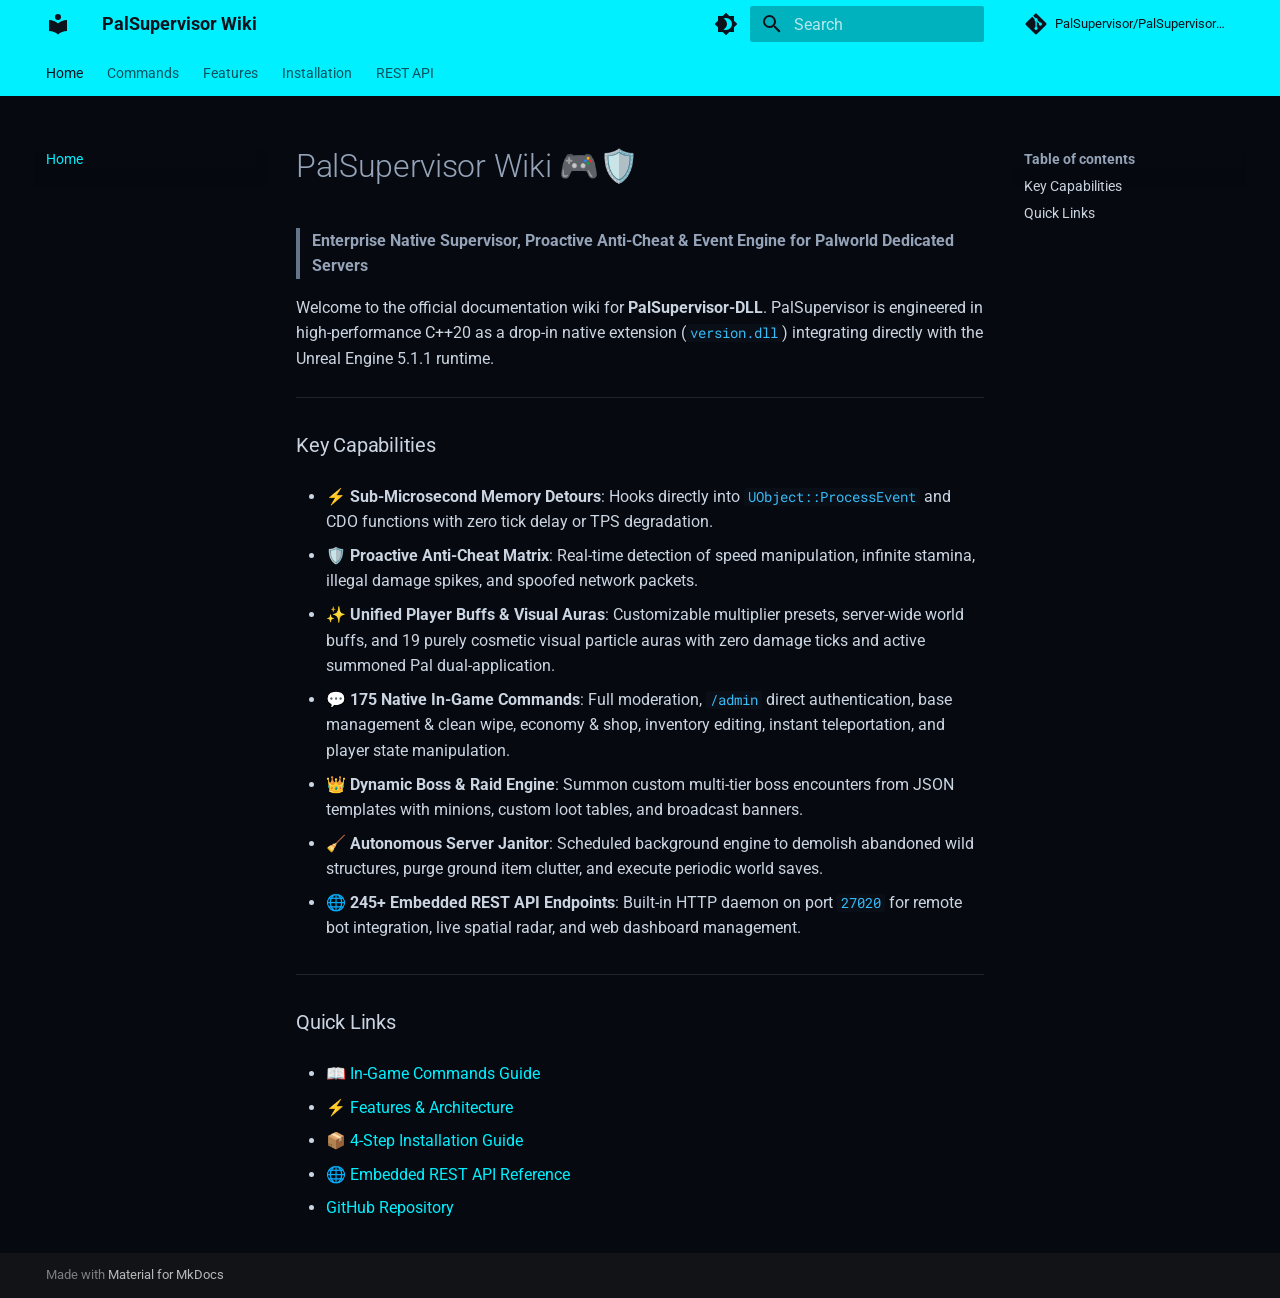
<file: index.html>
<!doctype html>
<html lang="en" class="no-js">
  <head>
    
      <meta charset="utf-8">
      <meta name="viewport" content="width=device-width,initial-scale=1">
      
        <meta name="description" content="Enterprise Native Supervisor & Anti-Cheat for Palworld Dedicated Servers">
      
      
        <meta name="author" content="PalSupervisor">
      
      
        <link rel="canonical" href="https://palsupervisor.github.io/PalSupervisor-DLL/">
      
      
      
        <link rel="next" href="Commands/">
      
      
        
      
      
      <link rel="icon" href="assets/images/favicon.png">
      <meta name="generator" content="mkdocs-1.6.1, mkdocs-material-9.7.7">
    
    
      
        <title>PalSupervisor Wiki</title>
      
    
    
      <link rel="stylesheet" href="assets/stylesheets/main.ec1eaa64.min.css">
      
        
        <link rel="stylesheet" href="assets/stylesheets/palette.ab4e12ef.min.css">
      
      


    
    
      
    
    
      
        
        
        <link rel="preconnect" href="https://fonts.gstatic.com" crossorigin>
        <link rel="stylesheet" href="https://fonts.googleapis.com/css?family=Roboto:300,300i,400,400i,700,700i%7CRoboto+Mono:400,400i,700,700i&display=fallback">
        <style>:root{--md-text-font:"Roboto";--md-code-font:"Roboto Mono"}</style>
      
    
    
      <link rel="stylesheet" href="stylesheets/extra.css">
    
    <script>__md_scope=new URL(".",location),__md_hash=e=>[...e].reduce(((e,_)=>(e<<5)-e+_.charCodeAt(0)),0),__md_get=(e,_=localStorage,t=__md_scope)=>JSON.parse(_.getItem(t.pathname+"."+e)),__md_set=(e,_,t=localStorage,a=__md_scope)=>{try{t.setItem(a.pathname+"."+e,JSON.stringify(_))}catch(e){}}</script>
    
      

    
    
  </head>
  
  
    
    
      
    
    
    
    
    <body dir="ltr" data-md-color-scheme="slate" data-md-color-primary="custom" data-md-color-accent="custom">
  
    
    <input class="md-toggle" data-md-toggle="drawer" type="checkbox" id="__drawer" autocomplete="off">
    <input class="md-toggle" data-md-toggle="search" type="checkbox" id="__search" autocomplete="off">
    <label class="md-overlay" for="__drawer"></label>
    <div data-md-component="skip">
      
        
        <a href="#palsupervisor-wiki" class="md-skip">
          Skip to content
        </a>
      
    </div>
    <div data-md-component="announce">
      
    </div>
    
    
      

<header class="md-header" data-md-component="header">
  <nav class="md-header__inner md-grid" aria-label="Header">
    <a href="." title="PalSupervisor Wiki" class="md-header__button md-logo" aria-label="PalSupervisor Wiki" data-md-component="logo">
      
  
  <svg xmlns="http://www.w3.org/2000/svg" viewBox="0 0 24 24"><path d="M12 8a3 3 0 0 0 3-3 3 3 0 0 0-3-3 3 3 0 0 0-3 3 3 3 0 0 0 3 3m0 3.54C9.64 9.35 6.5 8 3 8v11c3.5 0 6.64 1.35 9 3.54 2.36-2.19 5.5-3.54 9-3.54V8c-3.5 0-6.64 1.35-9 3.54"/></svg>

    </a>
    <label class="md-header__button md-icon" for="__drawer">
      
      <svg xmlns="http://www.w3.org/2000/svg" viewBox="0 0 24 24"><path d="M3 6h18v2H3zm0 5h18v2H3zm0 5h18v2H3z"/></svg>
    </label>
    <div class="md-header__title" data-md-component="header-title">
      <div class="md-header__ellipsis">
        <div class="md-header__topic">
          <span class="md-ellipsis">
            PalSupervisor Wiki
          </span>
        </div>
        <div class="md-header__topic" data-md-component="header-topic">
          <span class="md-ellipsis">
            
              Home
            
          </span>
        </div>
      </div>
    </div>
    
      
        <form class="md-header__option" data-md-component="palette">
  
    
    
    
    <input class="md-option" data-md-color-media="" data-md-color-scheme="slate" data-md-color-primary="custom" data-md-color-accent="custom"  aria-label="Switch to light mode"  type="radio" name="__palette" id="__palette_0">
    
      <label class="md-header__button md-icon" title="Switch to light mode" for="__palette_1" hidden>
        <svg xmlns="http://www.w3.org/2000/svg" viewBox="0 0 24 24"><path d="M12 18c-.89 0-1.74-.2-2.5-.55C11.56 16.5 13 14.42 13 12s-1.44-4.5-3.5-5.45C10.26 6.2 11.11 6 12 6a6 6 0 0 1 6 6 6 6 0 0 1-6 6m8-9.31V4h-4.69L12 .69 8.69 4H4v4.69L.69 12 4 15.31V20h4.69L12 23.31 15.31 20H20v-4.69L23.31 12z"/></svg>
      </label>
    
  
    
    
    
    <input class="md-option" data-md-color-media="" data-md-color-scheme="default" data-md-color-primary="custom" data-md-color-accent="custom"  aria-label="Switch to dark mode"  type="radio" name="__palette" id="__palette_1">
    
      <label class="md-header__button md-icon" title="Switch to dark mode" for="__palette_0" hidden>
        <svg xmlns="http://www.w3.org/2000/svg" viewBox="0 0 24 24"><path d="M12 8a4 4 0 0 0-4 4 4 4 0 0 0 4 4 4 4 0 0 0 4-4 4 4 0 0 0-4-4m0 10a6 6 0 0 1-6-6 6 6 0 0 1 6-6 6 6 0 0 1 6 6 6 6 0 0 1-6 6m8-9.31V4h-4.69L12 .69 8.69 4H4v4.69L.69 12 4 15.31V20h4.69L12 23.31 15.31 20H20v-4.69L23.31 12z"/></svg>
      </label>
    
  
</form>
      
    
    
      <script>var palette=__md_get("__palette");if(palette&&palette.color){if("(prefers-color-scheme)"===palette.color.media){var media=matchMedia("(prefers-color-scheme: light)"),input=document.querySelector(media.matches?"[data-md-color-media='(prefers-color-scheme: light)']":"[data-md-color-media='(prefers-color-scheme: dark)']");palette.color.media=input.getAttribute("data-md-color-media"),palette.color.scheme=input.getAttribute("data-md-color-scheme"),palette.color.primary=input.getAttribute("data-md-color-primary"),palette.color.accent=input.getAttribute("data-md-color-accent")}for(var[key,value]of Object.entries(palette.color))document.body.setAttribute("data-md-color-"+key,value)}</script>
    
    
    
      
      
        <label class="md-header__button md-icon" for="__search">
          
          <svg xmlns="http://www.w3.org/2000/svg" viewBox="0 0 24 24"><path d="M9.5 3A6.5 6.5 0 0 1 16 9.5c0 1.61-.59 3.09-1.56 4.23l.27.27h.79l5 5-1.5 1.5-5-5v-.79l-.27-.27A6.52 6.52 0 0 1 9.5 16 6.5 6.5 0 0 1 3 9.5 6.5 6.5 0 0 1 9.5 3m0 2C7 5 5 7 5 9.5S7 14 9.5 14 14 12 14 9.5 12 5 9.5 5"/></svg>
        </label>
        <div class="md-search" data-md-component="search" role="dialog">
  <label class="md-search__overlay" for="__search"></label>
  <div class="md-search__inner" role="search">
    <form class="md-search__form" name="search">
      <input type="text" class="md-search__input" name="query" aria-label="Search" placeholder="Search" autocapitalize="off" autocorrect="off" autocomplete="off" spellcheck="false" data-md-component="search-query" required>
      <label class="md-search__icon md-icon" for="__search">
        
        <svg xmlns="http://www.w3.org/2000/svg" viewBox="0 0 24 24"><path d="M9.5 3A6.5 6.5 0 0 1 16 9.5c0 1.61-.59 3.09-1.56 4.23l.27.27h.79l5 5-1.5 1.5-5-5v-.79l-.27-.27A6.52 6.52 0 0 1 9.5 16 6.5 6.5 0 0 1 3 9.5 6.5 6.5 0 0 1 9.5 3m0 2C7 5 5 7 5 9.5S7 14 9.5 14 14 12 14 9.5 12 5 9.5 5"/></svg>
        
        <svg xmlns="http://www.w3.org/2000/svg" viewBox="0 0 24 24"><path d="M20 11v2H8l5.5 5.5-1.42 1.42L4.16 12l7.92-7.92L13.5 5.5 8 11z"/></svg>
      </label>
      <nav class="md-search__options" aria-label="Search">
        
          <a href="javascript:void(0)" class="md-search__icon md-icon" title="Share" aria-label="Share" data-clipboard data-clipboard-text="" data-md-component="search-share" tabindex="-1">
            
            <svg xmlns="http://www.w3.org/2000/svg" viewBox="0 0 24 24"><path d="M18 16.08c-.76 0-1.44.3-1.96.77L8.91 12.7c.05-.23.09-.46.09-.7s-.04-.47-.09-.7l7.05-4.11c.54.5 1.25.81 2.04.81a3 3 0 0 0 3-3 3 3 0 0 0-3-3 3 3 0 0 0-3 3c0 .24.04.47.09.7L8.04 9.81C7.5 9.31 6.79 9 6 9a3 3 0 0 0-3 3 3 3 0 0 0 3 3c.79 0 1.5-.31 2.04-.81l7.12 4.15c-.05.21-.08.43-.08.66 0 1.61 1.31 2.91 2.92 2.91s2.92-1.3 2.92-2.91A2.92 2.92 0 0 0 18 16.08"/></svg>
          </a>
        
        <button type="reset" class="md-search__icon md-icon" title="Clear" aria-label="Clear" tabindex="-1">
          
          <svg xmlns="http://www.w3.org/2000/svg" viewBox="0 0 24 24"><path d="M19 6.41 17.59 5 12 10.59 6.41 5 5 6.41 10.59 12 5 17.59 6.41 19 12 13.41 17.59 19 19 17.59 13.41 12z"/></svg>
        </button>
      </nav>
      
        <div class="md-search__suggest" data-md-component="search-suggest"></div>
      
    </form>
    <div class="md-search__output">
      <div class="md-search__scrollwrap" tabindex="0" data-md-scrollfix>
        <div class="md-search-result" data-md-component="search-result">
          <div class="md-search-result__meta">
            Initializing search
          </div>
          <ol class="md-search-result__list" role="presentation"></ol>
        </div>
      </div>
    </div>
  </div>
</div>
      
    
    
      <div class="md-header__source">
        <a href="https://github.com/PalSupervisor/PalSupervisor-DLL" title="Go to repository" class="md-source" data-md-component="source">
  <div class="md-source__icon md-icon">
    
    <svg xmlns="http://www.w3.org/2000/svg" viewBox="0 0 448 512"><!--! Font Awesome Free 7.1.0 by @fontawesome - https://fontawesome.com License - https://fontawesome.com/license/free (Icons: CC BY 4.0, Fonts: SIL OFL 1.1, Code: MIT License) Copyright 2025 Fonticons, Inc.--><path d="M439.6 236.1 244 40.5c-5.4-5.5-12.8-8.5-20.4-8.5s-15 3-20.4 8.4L162.5 81l51.5 51.5c27.1-9.1 52.7 16.8 43.4 43.7l49.7 49.7c34.2-11.8 61.2 31 35.5 56.7-26.5 26.5-70.2-2.9-56-37.3L240.3 199v121.9c25.3 12.5 22.3 41.8 9.1 55-6.4 6.4-15.2 10.1-24.3 10.1s-17.8-3.6-24.3-10.1c-17.6-17.6-11.1-46.9 11.2-56v-123c-20.8-8.5-24.6-30.7-18.6-45L142.6 101 8.5 235.1C3 240.6 0 247.9 0 255.5s3 15 8.5 20.4l195.6 195.7c5.4 5.4 12.7 8.4 20.4 8.4s15-3 20.4-8.4l194.7-194.7c5.4-5.4 8.4-12.8 8.4-20.4s-3-15-8.4-20.4"/></svg>
  </div>
  <div class="md-source__repository">
    PalSupervisor/PalSupervisor-DLL
  </div>
</a>
      </div>
    
  </nav>
  
</header>
    
    <div class="md-container" data-md-component="container">
      
      
        
          
            
<nav class="md-tabs" aria-label="Tabs" data-md-component="tabs">
  <div class="md-grid">
    <ul class="md-tabs__list">
      
        
  
  
  
    
  
  
    <li class="md-tabs__item md-tabs__item--active">
      <a href="." class="md-tabs__link">
        
  
  
    
  
  Home

      </a>
    </li>
  

      
        
  
  
  
  
    <li class="md-tabs__item">
      <a href="Commands/" class="md-tabs__link">
        
  
  
    
  
  Commands

      </a>
    </li>
  

      
        
  
  
  
  
    <li class="md-tabs__item">
      <a href="Features/" class="md-tabs__link">
        
  
  
    
  
  Features

      </a>
    </li>
  

      
        
  
  
  
  
    <li class="md-tabs__item">
      <a href="Installation/" class="md-tabs__link">
        
  
  
    
  
  Installation

      </a>
    </li>
  

      
        
  
  
  
  
    <li class="md-tabs__item">
      <a href="RESTAPI/" class="md-tabs__link">
        
  
  
    
  
  REST API

      </a>
    </li>
  

      
    </ul>
  </div>
</nav>
          
        
      
      <main class="md-main" data-md-component="main">
        <div class="md-main__inner md-grid">
          
            
              
              <div class="md-sidebar md-sidebar--primary" data-md-component="sidebar" data-md-type="navigation" >
                <div class="md-sidebar__scrollwrap">
                  <div class="md-sidebar__inner">
                    


  


<nav class="md-nav md-nav--primary md-nav--lifted" aria-label="Navigation" data-md-level="0">
  <label class="md-nav__title" for="__drawer">
    <a href="." title="PalSupervisor Wiki" class="md-nav__button md-logo" aria-label="PalSupervisor Wiki" data-md-component="logo">
      
  
  <svg xmlns="http://www.w3.org/2000/svg" viewBox="0 0 24 24"><path d="M12 8a3 3 0 0 0 3-3 3 3 0 0 0-3-3 3 3 0 0 0-3 3 3 3 0 0 0 3 3m0 3.54C9.64 9.35 6.5 8 3 8v11c3.5 0 6.64 1.35 9 3.54 2.36-2.19 5.5-3.54 9-3.54V8c-3.5 0-6.64 1.35-9 3.54"/></svg>

    </a>
    PalSupervisor Wiki
  </label>
  
    <div class="md-nav__source">
      <a href="https://github.com/PalSupervisor/PalSupervisor-DLL" title="Go to repository" class="md-source" data-md-component="source">
  <div class="md-source__icon md-icon">
    
    <svg xmlns="http://www.w3.org/2000/svg" viewBox="0 0 448 512"><!--! Font Awesome Free 7.1.0 by @fontawesome - https://fontawesome.com License - https://fontawesome.com/license/free (Icons: CC BY 4.0, Fonts: SIL OFL 1.1, Code: MIT License) Copyright 2025 Fonticons, Inc.--><path d="M439.6 236.1 244 40.5c-5.4-5.5-12.8-8.5-20.4-8.5s-15 3-20.4 8.4L162.5 81l51.5 51.5c27.1-9.1 52.7 16.8 43.4 43.7l49.7 49.7c34.2-11.8 61.2 31 35.5 56.7-26.5 26.5-70.2-2.9-56-37.3L240.3 199v121.9c25.3 12.5 22.3 41.8 9.1 55-6.4 6.4-15.2 10.1-24.3 10.1s-17.8-3.6-24.3-10.1c-17.6-17.6-11.1-46.9 11.2-56v-123c-20.8-8.5-24.6-30.7-18.6-45L142.6 101 8.5 235.1C3 240.6 0 247.9 0 255.5s3 15 8.5 20.4l195.6 195.7c5.4 5.4 12.7 8.4 20.4 8.4s15-3 20.4-8.4l194.7-194.7c5.4-5.4 8.4-12.8 8.4-20.4s-3-15-8.4-20.4"/></svg>
  </div>
  <div class="md-source__repository">
    PalSupervisor/PalSupervisor-DLL
  </div>
</a>
    </div>
  
  <ul class="md-nav__list" data-md-scrollfix>
    
      
      
  
  
    
  
  
  
    <li class="md-nav__item md-nav__item--active">
      
      <input class="md-nav__toggle md-toggle" type="checkbox" id="__toc">
      
      
        
      
      
        <label class="md-nav__link md-nav__link--active" for="__toc">
          
  
  
  <span class="md-ellipsis">
    
  
    Home
  

    
  </span>
  
  

          <span class="md-nav__icon md-icon"></span>
        </label>
      
      <a href="." class="md-nav__link md-nav__link--active">
        
  
  
  <span class="md-ellipsis">
    
  
    Home
  

    
  </span>
  
  

      </a>
      
        

<nav class="md-nav md-nav--secondary" aria-label="Table of contents">
  
  
  
    
  
  
    <label class="md-nav__title" for="__toc">
      <span class="md-nav__icon md-icon"></span>
      Table of contents
    </label>
    <ul class="md-nav__list" data-md-component="toc" data-md-scrollfix>
      
        <li class="md-nav__item">
  <a href="#key-capabilities" class="md-nav__link">
    <span class="md-ellipsis">
      
        Key Capabilities
      
    </span>
  </a>
  
</li>
      
        <li class="md-nav__item">
  <a href="#quick-links" class="md-nav__link">
    <span class="md-ellipsis">
      
        Quick Links
      
    </span>
  </a>
  
</li>
      
    </ul>
  
</nav>
      
    </li>
  

    
      
      
  
  
  
  
    <li class="md-nav__item">
      <a href="Commands/" class="md-nav__link">
        
  
  
  <span class="md-ellipsis">
    
  
    Commands
  

    
  </span>
  
  

      </a>
    </li>
  

    
      
      
  
  
  
  
    <li class="md-nav__item">
      <a href="Features/" class="md-nav__link">
        
  
  
  <span class="md-ellipsis">
    
  
    Features
  

    
  </span>
  
  

      </a>
    </li>
  

    
      
      
  
  
  
  
    <li class="md-nav__item">
      <a href="Installation/" class="md-nav__link">
        
  
  
  <span class="md-ellipsis">
    
  
    Installation
  

    
  </span>
  
  

      </a>
    </li>
  

    
      
      
  
  
  
  
    <li class="md-nav__item">
      <a href="RESTAPI/" class="md-nav__link">
        
  
  
  <span class="md-ellipsis">
    
  
    REST API
  

    
  </span>
  
  

      </a>
    </li>
  

    
  </ul>
</nav>
                  </div>
                </div>
              </div>
            
            
              
              <div class="md-sidebar md-sidebar--secondary" data-md-component="sidebar" data-md-type="toc" >
                <div class="md-sidebar__scrollwrap">
                  <div class="md-sidebar__inner">
                    

<nav class="md-nav md-nav--secondary" aria-label="Table of contents">
  
  
  
    
  
  
    <label class="md-nav__title" for="__toc">
      <span class="md-nav__icon md-icon"></span>
      Table of contents
    </label>
    <ul class="md-nav__list" data-md-component="toc" data-md-scrollfix>
      
        <li class="md-nav__item">
  <a href="#key-capabilities" class="md-nav__link">
    <span class="md-ellipsis">
      
        Key Capabilities
      
    </span>
  </a>
  
</li>
      
        <li class="md-nav__item">
  <a href="#quick-links" class="md-nav__link">
    <span class="md-ellipsis">
      
        Quick Links
      
    </span>
  </a>
  
</li>
      
    </ul>
  
</nav>
                  </div>
                </div>
              </div>
            
          
          
            <div class="md-content" data-md-component="content">
              
              <article class="md-content__inner md-typeset">
                
                  


  
  


<h1 id="palsupervisor-wiki">PalSupervisor Wiki 🎮🛡️</h1>
<blockquote>
<p><strong>Enterprise Native Supervisor, Proactive Anti-Cheat &amp; Event Engine for Palworld Dedicated Servers</strong></p>
</blockquote>
<p>Welcome to the official documentation wiki for <strong>PalSupervisor-DLL</strong>. PalSupervisor is engineered in high-performance C++20 as a drop-in native extension (<code>version.dll</code>) integrating directly with the Unreal Engine 5.1.1 runtime.</p>
<hr />
<h3 id="key-capabilities">Key Capabilities</h3>
<ul>
<li>
<p><strong>⚡ Sub-Microsecond Memory Detours</strong>: Hooks directly into <code>UObject::ProcessEvent</code> and CDO functions with zero tick delay or TPS degradation.</p>
</li>
<li>
<p><strong>🛡️ Proactive Anti-Cheat Matrix</strong>: Real-time detection of speed manipulation, infinite stamina, illegal damage spikes, and spoofed network packets.</p>
</li>
<li>
<p><strong>✨ Unified Player Buffs &amp; Visual Auras</strong>: Customizable multiplier presets, server-wide world buffs, and 19 purely cosmetic visual particle auras with zero damage ticks and active summoned Pal dual-application.</p>
</li>
<li>
<p><strong>💬 175 Native In-Game Commands</strong>: Full moderation, <code>/admin</code> direct authentication, base management &amp; clean wipe, economy &amp; shop, inventory editing, instant teleportation, and player state manipulation.</p>
</li>
<li>
<p><strong>👑 Dynamic Boss &amp; Raid Engine</strong>: Summon custom multi-tier boss encounters from JSON templates with minions, custom loot tables, and broadcast banners.</p>
</li>
<li>
<p><strong>🧹 Autonomous Server Janitor</strong>: Scheduled background engine to demolish abandoned wild structures, purge ground item clutter, and execute periodic world saves.</p>
</li>
<li>
<p><strong>🌐 245+ Embedded REST API Endpoints</strong>: Built-in HTTP daemon on port <code>27020</code> for remote bot integration, live spatial radar, and web dashboard management.</p>
</li>
</ul>
<hr />
<h3 id="quick-links">Quick Links</h3>
<ul>
<li>
<p><a href="Commands/">📖 In-Game Commands Guide</a></p>
</li>
<li>
<p><a href="Features/">⚡ Features &amp; Architecture</a></p>
</li>
<li>
<p><a href="Installation/">📦 4-Step Installation Guide</a></p>
</li>
<li>
<p><a href="RESTAPI/">🌐 Embedded REST API Reference</a></p>
</li>
<li>
<p><a href="https://github.com/PalSupervisor/PalSupervisor-DLL">GitHub Repository</a></p>
</li>
</ul>












                
              </article>
            </div>
          
          
<script>var target=document.getElementById(location.hash.slice(1));target&&target.name&&(target.checked=target.name.startsWith("__tabbed_"))</script>
        </div>
        
          <button type="button" class="md-top md-icon" data-md-component="top" hidden>
  
  <svg xmlns="http://www.w3.org/2000/svg" viewBox="0 0 24 24"><path d="M13 20h-2V8l-5.5 5.5-1.42-1.42L12 4.16l7.92 7.92-1.42 1.42L13 8z"/></svg>
  Back to top
</button>
        
      </main>
      
        <footer class="md-footer">
  
  <div class="md-footer-meta md-typeset">
    <div class="md-footer-meta__inner md-grid">
      <div class="md-copyright">
  
  
    Made with
    <a href="https://squidfunk.github.io/mkdocs-material/" target="_blank" rel="noopener">
      Material for MkDocs
    </a>
  
</div>
      
    </div>
  </div>
</footer>
      
    </div>
    <div class="md-dialog" data-md-component="dialog">
      <div class="md-dialog__inner md-typeset"></div>
    </div>
    
    
    
      
      
      <script id="__config" type="application/json">{"annotate": null, "base": ".", "features": ["navigation.tabs", "navigation.sections", "navigation.top", "search.suggest", "search.highlight", "search.share", "content.code.copy"], "search": "assets/javascripts/workers/search.2c215733.min.js", "tags": null, "translations": {"clipboard.copied": "Copied to clipboard", "clipboard.copy": "Copy to clipboard", "search.result.more.one": "1 more on this page", "search.result.more.other": "# more on this page", "search.result.none": "No matching documents", "search.result.one": "1 matching document", "search.result.other": "# matching documents", "search.result.placeholder": "Type to start searching", "search.result.term.missing": "Missing", "select.version": "Select version"}, "version": null}</script>
    
    
      <script src="assets/javascripts/bundle.d7400e89.min.js"></script>
      
    
  </body>
</html>
</file>
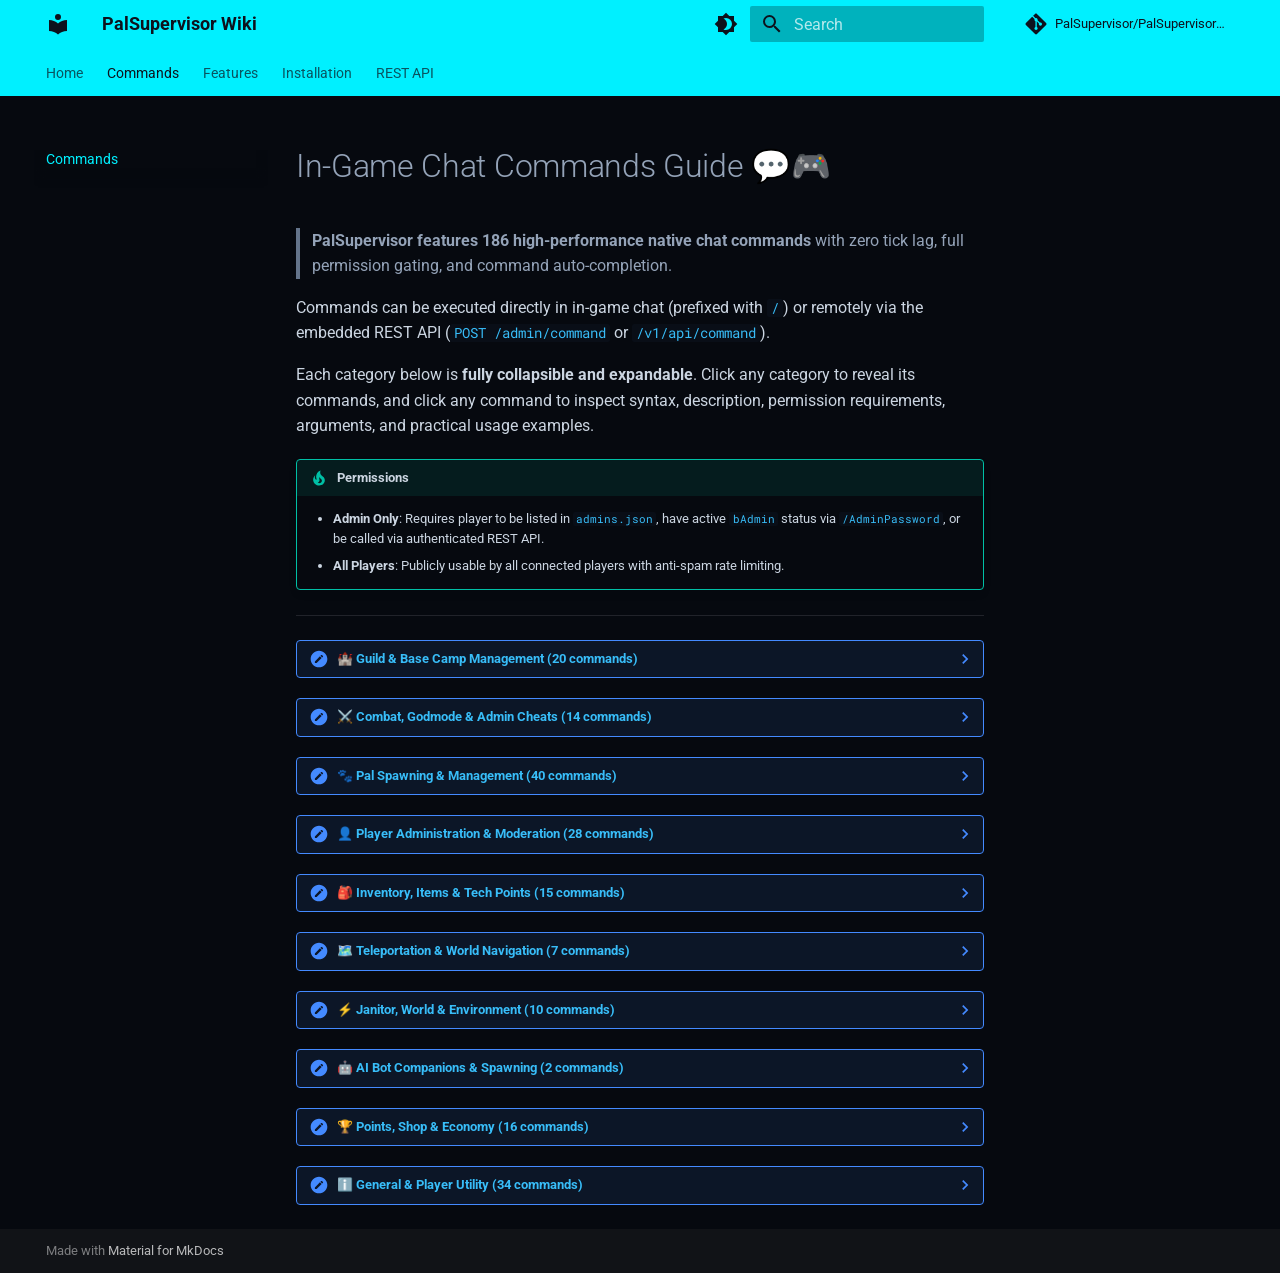
<file: Commands/index.html>
<!doctype html>
<html lang="en" class="no-js">
  <head>
    
      <meta charset="utf-8">
      <meta name="viewport" content="width=device-width,initial-scale=1">
      
        <meta name="description" content="Enterprise Native Supervisor & Anti-Cheat for Palworld Dedicated Servers">
      
      
        <meta name="author" content="PalSupervisor">
      
      
        <link rel="canonical" href="https://palsupervisor.github.io/PalSupervisor-DLL/Commands/">
      
      
        <link rel="prev" href="..">
      
      
        <link rel="next" href="../Features/">
      
      
        
      
      
      <link rel="icon" href="../assets/images/favicon.png">
      <meta name="generator" content="mkdocs-1.6.1, mkdocs-material-9.7.7">
    
    
      
        <title>Commands - PalSupervisor Wiki</title>
      
    
    
      <link rel="stylesheet" href="../assets/stylesheets/main.ec1eaa64.min.css">
      
        
        <link rel="stylesheet" href="../assets/stylesheets/palette.ab4e12ef.min.css">
      
      


    
    
      
    
    
      
        
        
        <link rel="preconnect" href="https://fonts.gstatic.com" crossorigin>
        <link rel="stylesheet" href="https://fonts.googleapis.com/css?family=Roboto:300,300i,400,400i,700,700i%7CRoboto+Mono:400,400i,700,700i&display=fallback">
        <style>:root{--md-text-font:"Roboto";--md-code-font:"Roboto Mono"}</style>
      
    
    
      <link rel="stylesheet" href="../stylesheets/extra.css">
    
    <script>__md_scope=new URL("..",location),__md_hash=e=>[...e].reduce(((e,_)=>(e<<5)-e+_.charCodeAt(0)),0),__md_get=(e,_=localStorage,t=__md_scope)=>JSON.parse(_.getItem(t.pathname+"."+e)),__md_set=(e,_,t=localStorage,a=__md_scope)=>{try{t.setItem(a.pathname+"."+e,JSON.stringify(_))}catch(e){}}</script>
    
      

    
    
  </head>
  
  
    
    
      
    
    
    
    
    <body dir="ltr" data-md-color-scheme="slate" data-md-color-primary="custom" data-md-color-accent="custom">
  
    
    <input class="md-toggle" data-md-toggle="drawer" type="checkbox" id="__drawer" autocomplete="off">
    <input class="md-toggle" data-md-toggle="search" type="checkbox" id="__search" autocomplete="off">
    <label class="md-overlay" for="__drawer"></label>
    <div data-md-component="skip">
      
        
        <a href="#in-game-chat-commands-guide" class="md-skip">
          Skip to content
        </a>
      
    </div>
    <div data-md-component="announce">
      
    </div>
    
    
      

<header class="md-header" data-md-component="header">
  <nav class="md-header__inner md-grid" aria-label="Header">
    <a href=".." title="PalSupervisor Wiki" class="md-header__button md-logo" aria-label="PalSupervisor Wiki" data-md-component="logo">
      
  
  <svg xmlns="http://www.w3.org/2000/svg" viewBox="0 0 24 24"><path d="M12 8a3 3 0 0 0 3-3 3 3 0 0 0-3-3 3 3 0 0 0-3 3 3 3 0 0 0 3 3m0 3.54C9.64 9.35 6.5 8 3 8v11c3.5 0 6.64 1.35 9 3.54 2.36-2.19 5.5-3.54 9-3.54V8c-3.5 0-6.64 1.35-9 3.54"/></svg>

    </a>
    <label class="md-header__button md-icon" for="__drawer">
      
      <svg xmlns="http://www.w3.org/2000/svg" viewBox="0 0 24 24"><path d="M3 6h18v2H3zm0 5h18v2H3zm0 5h18v2H3z"/></svg>
    </label>
    <div class="md-header__title" data-md-component="header-title">
      <div class="md-header__ellipsis">
        <div class="md-header__topic">
          <span class="md-ellipsis">
            PalSupervisor Wiki
          </span>
        </div>
        <div class="md-header__topic" data-md-component="header-topic">
          <span class="md-ellipsis">
            
              Commands
            
          </span>
        </div>
      </div>
    </div>
    
      
        <form class="md-header__option" data-md-component="palette">
  
    
    
    
    <input class="md-option" data-md-color-media="" data-md-color-scheme="slate" data-md-color-primary="custom" data-md-color-accent="custom"  aria-label="Switch to light mode"  type="radio" name="__palette" id="__palette_0">
    
      <label class="md-header__button md-icon" title="Switch to light mode" for="__palette_1" hidden>
        <svg xmlns="http://www.w3.org/2000/svg" viewBox="0 0 24 24"><path d="M12 18c-.89 0-1.74-.2-2.5-.55C11.56 16.5 13 14.42 13 12s-1.44-4.5-3.5-5.45C10.26 6.2 11.11 6 12 6a6 6 0 0 1 6 6 6 6 0 0 1-6 6m8-9.31V4h-4.69L12 .69 8.69 4H4v4.69L.69 12 4 15.31V20h4.69L12 23.31 15.31 20H20v-4.69L23.31 12z"/></svg>
      </label>
    
  
    
    
    
    <input class="md-option" data-md-color-media="" data-md-color-scheme="default" data-md-color-primary="custom" data-md-color-accent="custom"  aria-label="Switch to dark mode"  type="radio" name="__palette" id="__palette_1">
    
      <label class="md-header__button md-icon" title="Switch to dark mode" for="__palette_0" hidden>
        <svg xmlns="http://www.w3.org/2000/svg" viewBox="0 0 24 24"><path d="M12 8a4 4 0 0 0-4 4 4 4 0 0 0 4 4 4 4 0 0 0 4-4 4 4 0 0 0-4-4m0 10a6 6 0 0 1-6-6 6 6 0 0 1 6-6 6 6 0 0 1 6 6 6 6 0 0 1-6 6m8-9.31V4h-4.69L12 .69 8.69 4H4v4.69L.69 12 4 15.31V20h4.69L12 23.31 15.31 20H20v-4.69L23.31 12z"/></svg>
      </label>
    
  
</form>
      
    
    
      <script>var palette=__md_get("__palette");if(palette&&palette.color){if("(prefers-color-scheme)"===palette.color.media){var media=matchMedia("(prefers-color-scheme: light)"),input=document.querySelector(media.matches?"[data-md-color-media='(prefers-color-scheme: light)']":"[data-md-color-media='(prefers-color-scheme: dark)']");palette.color.media=input.getAttribute("data-md-color-media"),palette.color.scheme=input.getAttribute("data-md-color-scheme"),palette.color.primary=input.getAttribute("data-md-color-primary"),palette.color.accent=input.getAttribute("data-md-color-accent")}for(var[key,value]of Object.entries(palette.color))document.body.setAttribute("data-md-color-"+key,value)}</script>
    
    
    
      
      
        <label class="md-header__button md-icon" for="__search">
          
          <svg xmlns="http://www.w3.org/2000/svg" viewBox="0 0 24 24"><path d="M9.5 3A6.5 6.5 0 0 1 16 9.5c0 1.61-.59 3.09-1.56 4.23l.27.27h.79l5 5-1.5 1.5-5-5v-.79l-.27-.27A6.52 6.52 0 0 1 9.5 16 6.5 6.5 0 0 1 3 9.5 6.5 6.5 0 0 1 9.5 3m0 2C7 5 5 7 5 9.5S7 14 9.5 14 14 12 14 9.5 12 5 9.5 5"/></svg>
        </label>
        <div class="md-search" data-md-component="search" role="dialog">
  <label class="md-search__overlay" for="__search"></label>
  <div class="md-search__inner" role="search">
    <form class="md-search__form" name="search">
      <input type="text" class="md-search__input" name="query" aria-label="Search" placeholder="Search" autocapitalize="off" autocorrect="off" autocomplete="off" spellcheck="false" data-md-component="search-query" required>
      <label class="md-search__icon md-icon" for="__search">
        
        <svg xmlns="http://www.w3.org/2000/svg" viewBox="0 0 24 24"><path d="M9.5 3A6.5 6.5 0 0 1 16 9.5c0 1.61-.59 3.09-1.56 4.23l.27.27h.79l5 5-1.5 1.5-5-5v-.79l-.27-.27A6.52 6.52 0 0 1 9.5 16 6.5 6.5 0 0 1 3 9.5 6.5 6.5 0 0 1 9.5 3m0 2C7 5 5 7 5 9.5S7 14 9.5 14 14 12 14 9.5 12 5 9.5 5"/></svg>
        
        <svg xmlns="http://www.w3.org/2000/svg" viewBox="0 0 24 24"><path d="M20 11v2H8l5.5 5.5-1.42 1.42L4.16 12l7.92-7.92L13.5 5.5 8 11z"/></svg>
      </label>
      <nav class="md-search__options" aria-label="Search">
        
          <a href="javascript:void(0)" class="md-search__icon md-icon" title="Share" aria-label="Share" data-clipboard data-clipboard-text="" data-md-component="search-share" tabindex="-1">
            
            <svg xmlns="http://www.w3.org/2000/svg" viewBox="0 0 24 24"><path d="M18 16.08c-.76 0-1.44.3-1.96.77L8.91 12.7c.05-.23.09-.46.09-.7s-.04-.47-.09-.7l7.05-4.11c.54.5 1.25.81 2.04.81a3 3 0 0 0 3-3 3 3 0 0 0-3-3 3 3 0 0 0-3 3c0 .24.04.47.09.7L8.04 9.81C7.5 9.31 6.79 9 6 9a3 3 0 0 0-3 3 3 3 0 0 0 3 3c.79 0 1.5-.31 2.04-.81l7.12 4.15c-.05.21-.08.43-.08.66 0 1.61 1.31 2.91 2.92 2.91s2.92-1.3 2.92-2.91A2.92 2.92 0 0 0 18 16.08"/></svg>
          </a>
        
        <button type="reset" class="md-search__icon md-icon" title="Clear" aria-label="Clear" tabindex="-1">
          
          <svg xmlns="http://www.w3.org/2000/svg" viewBox="0 0 24 24"><path d="M19 6.41 17.59 5 12 10.59 6.41 5 5 6.41 10.59 12 5 17.59 6.41 19 12 13.41 17.59 19 19 17.59 13.41 12z"/></svg>
        </button>
      </nav>
      
        <div class="md-search__suggest" data-md-component="search-suggest"></div>
      
    </form>
    <div class="md-search__output">
      <div class="md-search__scrollwrap" tabindex="0" data-md-scrollfix>
        <div class="md-search-result" data-md-component="search-result">
          <div class="md-search-result__meta">
            Initializing search
          </div>
          <ol class="md-search-result__list" role="presentation"></ol>
        </div>
      </div>
    </div>
  </div>
</div>
      
    
    
      <div class="md-header__source">
        <a href="https://github.com/PalSupervisor/PalSupervisor-DLL" title="Go to repository" class="md-source" data-md-component="source">
  <div class="md-source__icon md-icon">
    
    <svg xmlns="http://www.w3.org/2000/svg" viewBox="0 0 448 512"><!--! Font Awesome Free 7.1.0 by @fontawesome - https://fontawesome.com License - https://fontawesome.com/license/free (Icons: CC BY 4.0, Fonts: SIL OFL 1.1, Code: MIT License) Copyright 2025 Fonticons, Inc.--><path d="M439.6 236.1 244 40.5c-5.4-5.5-12.8-8.5-20.4-8.5s-15 3-20.4 8.4L162.5 81l51.5 51.5c27.1-9.1 52.7 16.8 43.4 43.7l49.7 49.7c34.2-11.8 61.2 31 35.5 56.7-26.5 26.5-70.2-2.9-56-37.3L240.3 199v121.9c25.3 12.5 22.3 41.8 9.1 55-6.4 6.4-15.2 10.1-24.3 10.1s-17.8-3.6-24.3-10.1c-17.6-17.6-11.1-46.9 11.2-56v-123c-20.8-8.5-24.6-30.7-18.6-45L142.6 101 8.5 235.1C3 240.6 0 247.9 0 255.5s3 15 8.5 20.4l195.6 195.7c5.4 5.4 12.7 8.4 20.4 8.4s15-3 20.4-8.4l194.7-194.7c5.4-5.4 8.4-12.8 8.4-20.4s-3-15-8.4-20.4"/></svg>
  </div>
  <div class="md-source__repository">
    PalSupervisor/PalSupervisor-DLL
  </div>
</a>
      </div>
    
  </nav>
  
</header>
    
    <div class="md-container" data-md-component="container">
      
      
        
          
            
<nav class="md-tabs" aria-label="Tabs" data-md-component="tabs">
  <div class="md-grid">
    <ul class="md-tabs__list">
      
        
  
  
  
  
    <li class="md-tabs__item">
      <a href=".." class="md-tabs__link">
        
  
  
    
  
  Home

      </a>
    </li>
  

      
        
  
  
  
    
  
  
    <li class="md-tabs__item md-tabs__item--active">
      <a href="./" class="md-tabs__link">
        
  
  
    
  
  Commands

      </a>
    </li>
  

      
        
  
  
  
  
    <li class="md-tabs__item">
      <a href="../Features/" class="md-tabs__link">
        
  
  
    
  
  Features

      </a>
    </li>
  

      
        
  
  
  
  
    <li class="md-tabs__item">
      <a href="../Installation/" class="md-tabs__link">
        
  
  
    
  
  Installation

      </a>
    </li>
  

      
        
  
  
  
  
    <li class="md-tabs__item">
      <a href="../RESTAPI/" class="md-tabs__link">
        
  
  
    
  
  REST API

      </a>
    </li>
  

      
    </ul>
  </div>
</nav>
          
        
      
      <main class="md-main" data-md-component="main">
        <div class="md-main__inner md-grid">
          
            
              
              <div class="md-sidebar md-sidebar--primary" data-md-component="sidebar" data-md-type="navigation" >
                <div class="md-sidebar__scrollwrap">
                  <div class="md-sidebar__inner">
                    


  


<nav class="md-nav md-nav--primary md-nav--lifted" aria-label="Navigation" data-md-level="0">
  <label class="md-nav__title" for="__drawer">
    <a href=".." title="PalSupervisor Wiki" class="md-nav__button md-logo" aria-label="PalSupervisor Wiki" data-md-component="logo">
      
  
  <svg xmlns="http://www.w3.org/2000/svg" viewBox="0 0 24 24"><path d="M12 8a3 3 0 0 0 3-3 3 3 0 0 0-3-3 3 3 0 0 0-3 3 3 3 0 0 0 3 3m0 3.54C9.64 9.35 6.5 8 3 8v11c3.5 0 6.64 1.35 9 3.54 2.36-2.19 5.5-3.54 9-3.54V8c-3.5 0-6.64 1.35-9 3.54"/></svg>

    </a>
    PalSupervisor Wiki
  </label>
  
    <div class="md-nav__source">
      <a href="https://github.com/PalSupervisor/PalSupervisor-DLL" title="Go to repository" class="md-source" data-md-component="source">
  <div class="md-source__icon md-icon">
    
    <svg xmlns="http://www.w3.org/2000/svg" viewBox="0 0 448 512"><!--! Font Awesome Free 7.1.0 by @fontawesome - https://fontawesome.com License - https://fontawesome.com/license/free (Icons: CC BY 4.0, Fonts: SIL OFL 1.1, Code: MIT License) Copyright 2025 Fonticons, Inc.--><path d="M439.6 236.1 244 40.5c-5.4-5.5-12.8-8.5-20.4-8.5s-15 3-20.4 8.4L162.5 81l51.5 51.5c27.1-9.1 52.7 16.8 43.4 43.7l49.7 49.7c34.2-11.8 61.2 31 35.5 56.7-26.5 26.5-70.2-2.9-56-37.3L240.3 199v121.9c25.3 12.5 22.3 41.8 9.1 55-6.4 6.4-15.2 10.1-24.3 10.1s-17.8-3.6-24.3-10.1c-17.6-17.6-11.1-46.9 11.2-56v-123c-20.8-8.5-24.6-30.7-18.6-45L142.6 101 8.5 235.1C3 240.6 0 247.9 0 255.5s3 15 8.5 20.4l195.6 195.7c5.4 5.4 12.7 8.4 20.4 8.4s15-3 20.4-8.4l194.7-194.7c5.4-5.4 8.4-12.8 8.4-20.4s-3-15-8.4-20.4"/></svg>
  </div>
  <div class="md-source__repository">
    PalSupervisor/PalSupervisor-DLL
  </div>
</a>
    </div>
  
  <ul class="md-nav__list" data-md-scrollfix>
    
      
      
  
  
  
  
    <li class="md-nav__item">
      <a href=".." class="md-nav__link">
        
  
  
  <span class="md-ellipsis">
    
  
    Home
  

    
  </span>
  
  

      </a>
    </li>
  

    
      
      
  
  
    
  
  
  
    <li class="md-nav__item md-nav__item--active">
      
      <input class="md-nav__toggle md-toggle" type="checkbox" id="__toc">
      
      
        
      
      
      <a href="./" class="md-nav__link md-nav__link--active">
        
  
  
  <span class="md-ellipsis">
    
  
    Commands
  

    
  </span>
  
  

      </a>
      
    </li>
  

    
      
      
  
  
  
  
    <li class="md-nav__item">
      <a href="../Features/" class="md-nav__link">
        
  
  
  <span class="md-ellipsis">
    
  
    Features
  

    
  </span>
  
  

      </a>
    </li>
  

    
      
      
  
  
  
  
    <li class="md-nav__item">
      <a href="../Installation/" class="md-nav__link">
        
  
  
  <span class="md-ellipsis">
    
  
    Installation
  

    
  </span>
  
  

      </a>
    </li>
  

    
      
      
  
  
  
  
    <li class="md-nav__item">
      <a href="../RESTAPI/" class="md-nav__link">
        
  
  
  <span class="md-ellipsis">
    
  
    REST API
  

    
  </span>
  
  

      </a>
    </li>
  

    
  </ul>
</nav>
                  </div>
                </div>
              </div>
            
            
              
              <div class="md-sidebar md-sidebar--secondary" data-md-component="sidebar" data-md-type="toc" >
                <div class="md-sidebar__scrollwrap">
                  <div class="md-sidebar__inner">
                    

<nav class="md-nav md-nav--secondary" aria-label="Table of contents">
  
  
  
    
  
  
</nav>
                  </div>
                </div>
              </div>
            
          
          
            <div class="md-content" data-md-component="content">
              
              <article class="md-content__inner md-typeset">
                
                  


  
  


<h1 id="in-game-chat-commands-guide">In-Game Chat Commands Guide 💬🎮</h1>
<blockquote>
<p><strong>PalSupervisor features 186 high-performance native chat commands</strong> with zero tick lag, full permission gating, and command auto-completion.</p>
</blockquote>
<p>Commands can be executed directly in in-game chat (prefixed with <code>/</code>) or remotely via the embedded REST API (<code>POST /admin/command</code> or <code>/v1/api/command</code>).</p>
<p>Each category below is <strong>fully collapsible and expandable</strong>. Click any category to reveal its commands, and click any command to inspect syntax, description, permission requirements, arguments, and practical usage examples.</p>
<div class="admonition tip">
<p class="admonition-title">Permissions</p>
<ul>
<li><strong>Admin Only</strong>: Requires player to be listed in <code>admins.json</code>, have active <code>bAdmin</code> status via <code>/AdminPassword</code>, or be called via authenticated REST API.</li>
<li><strong>All Players</strong>: Publicly usable by all connected players with anti-spam rate limiting.</li>
</ul>
</div>
<hr />
<details class="note">
<summary>🏰 Guild &amp; Base Camp Management (20 commands)</summary>
<blockquote>
<p>Base camp inspection, container storage chest auditing, guild rosters, member promotions, and clean zero-spill base wiping.</p>
</blockquote>
<details class="info">
<summary>/basechests — Inspect container storage contents and locks inside a base camp.</summary>
<p><strong>Syntax:</strong> <code>&lt;base_id&gt;</code><br />
<strong>Description:</strong> Inspect container storage contents and locks inside a base camp.<br />
<strong>Permissions:</strong> <code>In-Game Chat</code>, <code>REST API</code>, <code>Admin Only</code><br />
<strong>Example:</strong>
<div class="highlight"><pre><span></span><code><a id="__codelineno-0-1" name="__codelineno-0-1" href="#__codelineno-0-1"></a>&lt;base_id&gt;
</code></pre></div></p>
</details>
<details class="info">
<summary>/baseinfo — Show base camps or inspect workers (HP, SAN, sickness) and chests for a specific base.</summary>
<p><strong>Syntax:</strong> <code>[base_id]</code><br />
<strong>Description:</strong> Show base camps or inspect workers (HP, SAN, sickness) and chests for a specific base.<br />
<strong>Permissions:</strong> <code>In-Game Chat</code>, <code>REST API</code>, <code>Admin Only</code><br />
<strong>Example:</strong>
<div class="highlight"><pre><span></span><code><a id="__codelineno-1-1" name="__codelineno-1-1" href="#__codelineno-1-1"></a>[base_id]
</code></pre></div></p>
</details>
<details class="info">
<summary>/baserelocate — Relocate a base camp and Palbox to the caller's current coordinates.</summary>
<p><strong>Syntax:</strong> <code>&lt;base_id&gt;</code><br />
<strong>Description:</strong> Relocate a base camp and Palbox to the caller's current coordinates.<br />
<strong>Permissions:</strong> <code>In-Game Chat</code>, <code>REST API</code>, <code>Admin Only</code><br />
<strong>Example:</strong>
<div class="highlight"><pre><span></span><code><a id="__codelineno-2-1" name="__codelineno-2-1" href="#__codelineno-2-1"></a>&lt;base_id&gt;
</code></pre></div></p>
</details>
<details class="info">
<summary>/basewipe — Cleanly wipe all structures and chests in a base camp with zero item drops.</summary>
<p><strong>Syntax:</strong> <code>&lt;base_id&gt;</code><br />
<strong>Description:</strong> Cleanly wipe all structures and chests in a base camp with zero item drops.<br />
<strong>Permissions:</strong> <code>In-Game Chat</code>, <code>REST API</code>, <code>Admin Only</code><br />
<strong>Example:</strong>
<div class="highlight"><pre><span></span><code><a id="__codelineno-3-1" name="__codelineno-3-1" href="#__codelineno-3-1"></a>&lt;base_id&gt;
</code></pre></div></p>
</details>
<details class="info">
<summary>/destroyguild — Alias for /guilddisband.</summary>
<p><strong>Syntax:</strong> <code>&lt;guild_id|guild_name&gt;</code><br />
<strong>Description:</strong> Alias for /guilddisband.<br />
<strong>Permissions:</strong> <code>In-Game Chat</code>, <code>REST API</code>, <code>Admin Only</code><br />
<strong>Example:</strong>
<div class="highlight"><pre><span></span><code><a id="__codelineno-4-1" name="__codelineno-4-1" href="#__codelineno-4-1"></a>&lt;guild_id|guild_name&gt;
</code></pre></div></p>
</details>
<details class="info">
<summary>/guild — Unified guild management: list, info, promote, demote, kick, add, transfer, disband, destroy, blacklist.</summary>
<p><strong>Syntax:</strong> <code>&lt;action&gt; [args...]</code><br />
<strong>Description:</strong> Unified guild management: list, info, promote, demote, kick, add, transfer, disband, destroy, blacklist.<br />
<strong>Permissions:</strong> <code>In-Game Chat</code>, <code>REST API</code>, <code>Admin Only</code><br />
<strong>Arguments:</strong> <code>[args...]</code><br />
<strong>Example:</strong>
<div class="highlight"><pre><span></span><code><a id="__codelineno-5-1" name="__codelineno-5-1" href="#__codelineno-5-1"></a>&lt;action&gt; [args...]
</code></pre></div></p>
</details>
<details class="info">
<summary>/guildadd — Add a player directly into a guild (auto-queues if offline).</summary>
<p><strong>Syntax:</strong> <code>&lt;guild_id|guild_name&gt; &lt;player&gt;</code><br />
<strong>Description:</strong> Add a player directly into a guild (auto-queues if offline).<br />
<strong>Permissions:</strong> <code>In-Game Chat</code>, <code>REST API</code>, <code>Admin Only</code><br />
<strong>Arguments:</strong> <code>&lt;player&gt;</code><br />
<strong>Example:</strong>
<div class="highlight"><pre><span></span><code><a id="__codelineno-6-1" name="__codelineno-6-1" href="#__codelineno-6-1"></a>&lt;guild_id|guild_name&gt; &lt;player&gt;
</code></pre></div></p>
</details>
<details class="info">
<summary>/guildaudit — View recent item deposits, withdrawals, and quick-stacks in guild chests.</summary>
<p><strong>Syntax:</strong> <code>&lt;guild_id|guild_name&gt; [limit]</code><br />
<strong>Description:</strong> View recent item deposits, withdrawals, and quick-stacks in guild chests.<br />
<strong>Permissions:</strong> <code>In-Game Chat</code>, <code>REST API</code>, <code>Admin Only</code><br />
<strong>Arguments:</strong> <code>[limit]</code><br />
<strong>Example:</strong>
<div class="highlight"><pre><span></span><code><a id="__codelineno-7-1" name="__codelineno-7-1" href="#__codelineno-7-1"></a>&lt;guild_id|guild_name&gt; [limit]
</code></pre></div></p>
</details>
<details class="info">
<summary>/guildblacklist — Manage blacklisted players for a guild.</summary>
<p><strong>Syntax:</strong> <code>&lt;guild_id|guild_name&gt; &lt;add|remove|list&gt; [player] [reason]</code><br />
<strong>Description:</strong> Manage blacklisted players for a guild.<br />
<strong>Permissions:</strong> <code>In-Game Chat</code>, <code>REST API</code>, <code>Admin Only</code><br />
<strong>Arguments:</strong> <code>&lt;add|remove|list&gt; [player] [reason]</code><br />
<strong>Example:</strong>
<div class="highlight"><pre><span></span><code><a id="__codelineno-8-1" name="__codelineno-8-1" href="#__codelineno-8-1"></a>&lt;guild_id|guild_name&gt; &lt;add|remove|list&gt; [player] [reason]
</code></pre></div></p>
</details>
<details class="info">
<summary>/guilddemote — Demote a guild member to regular Member or Guest.</summary>
<p><strong>Syntax:</strong> <code>&lt;guild_id|guild_name&gt; &lt;player&gt; [member|guest]</code><br />
<strong>Description:</strong> Demote a guild member to regular Member or Guest.<br />
<strong>Permissions:</strong> <code>In-Game Chat</code>, <code>REST API</code>, <code>Admin Only</code><br />
<strong>Arguments:</strong> <code>&lt;player&gt; [member|guest]</code><br />
<strong>Example:</strong>
<div class="highlight"><pre><span></span><code><a id="__codelineno-9-1" name="__codelineno-9-1" href="#__codelineno-9-1"></a>&lt;guild_id|guild_name&gt; &lt;player&gt; [member|guest]
</code></pre></div></p>
</details>
<details class="info">
<summary>/guilddestroy — Alias for /guilddisband.</summary>
<p><strong>Syntax:</strong> <code>&lt;guild_id|guild_name&gt;</code><br />
<strong>Description:</strong> Alias for /guilddisband.<br />
<strong>Permissions:</strong> <code>In-Game Chat</code>, <code>REST API</code>, <code>Admin Only</code><br />
<strong>Example:</strong>
<div class="highlight"><pre><span></span><code><a id="__codelineno-10-1" name="__codelineno-10-1" href="#__codelineno-10-1"></a>&lt;guild_id|guild_name&gt;
</code></pre></div></p>
</details>
<details class="info">
<summary>/guilddisband — Permanently disband and dispose a guild.</summary>
<p><strong>Syntax:</strong> <code>&lt;guild_id&gt;</code><br />
<strong>Description:</strong> Permanently disband and dispose a guild.<br />
<strong>Permissions:</strong> <code>In-Game Chat</code>, <code>REST API</code>, <code>Admin Only</code><br />
<strong>Example:</strong>
<div class="highlight"><pre><span></span><code><a id="__codelineno-11-1" name="__codelineno-11-1" href="#__codelineno-11-1"></a>&lt;guild_id&gt;
</code></pre></div></p>
</details>
<details class="info">
<summary>/guildinfo — Inspect a guild: master, member roster, base camp IDs, raid status.</summary>
<p><strong>Syntax:</strong> <code>&lt;guild_id|guild_name&gt;</code><br />
<strong>Description:</strong> Inspect a guild: master, member roster, base camp IDs, raid status.<br />
<strong>Permissions:</strong> <code>In-Game Chat</code>, <code>REST API</code>, <code>Admin Only</code><br />
<strong>Example:</strong>
<div class="highlight"><pre><span></span><code><a id="__codelineno-12-1" name="__codelineno-12-1" href="#__codelineno-12-1"></a>&lt;guild_id|guild_name&gt;
</code></pre></div></p>
</details>
<details class="info">
<summary>/guildkick — Kick a member from a guild.</summary>
<p><strong>Syntax:</strong> <code>&lt;guild_id&gt; &lt;player_uid|player_name&gt;</code><br />
<strong>Description:</strong> Kick a member from a guild.<br />
<strong>Permissions:</strong> <code>In-Game Chat</code>, <code>REST API</code>, <code>Admin Only</code><br />
<strong>Arguments:</strong> <code>&lt;player_uid|player_name&gt;</code><br />
<strong>Example:</strong>
<div class="highlight"><pre><span></span><code><a id="__codelineno-13-1" name="__codelineno-13-1" href="#__codelineno-13-1"></a>&lt;guild_id&gt; &lt;player_uid|player_name&gt;
</code></pre></div></p>
</details>
<details class="info">
<summary>/guildlist — List all active guilds, levels, member counts, and base counts.</summary>
<p><strong>Syntax:</strong> <code>/guildlist</code><br />
<strong>Description:</strong> List all active guilds, levels, member counts, and base counts.<br />
<strong>Permissions:</strong> <code>In-Game Chat</code>, <code>REST API</code>, <code>Admin Only</code><br />
<strong>Example:</strong>
<div class="highlight"><pre><span></span><code><a id="__codelineno-14-1" name="__codelineno-14-1" href="#__codelineno-14-1"></a>/guildlist
</code></pre></div></p>
</details>
<details class="info">
<summary>/guildpending — List pending offline guild joins waiting for player login.</summary>
<p><strong>Syntax:</strong> <code>[guild_id|guild_name]</code><br />
<strong>Description:</strong> List pending offline guild joins waiting for player login.<br />
<strong>Permissions:</strong> <code>In-Game Chat</code>, <code>REST API</code>, <code>Admin Only</code><br />
<strong>Example:</strong>
<div class="highlight"><pre><span></span><code><a id="__codelineno-15-1" name="__codelineno-15-1" href="#__codelineno-15-1"></a>[guild_id|guild_name]
</code></pre></div></p>
</details>
<details class="info">
<summary>/guildpromote — Promote a guild member to SubMaster (Officer) or GuildMaster.</summary>
<p><strong>Syntax:</strong> <code>&lt;guild_id|guild_name&gt; &lt;player&gt; [submaster|master]</code><br />
<strong>Description:</strong> Promote a guild member to SubMaster (Officer) or GuildMaster.<br />
<strong>Permissions:</strong> <code>In-Game Chat</code>, <code>REST API</code>, <code>Admin Only</code><br />
<strong>Arguments:</strong> <code>&lt;player&gt; [submaster|master]</code><br />
<strong>Example:</strong>
<div class="highlight"><pre><span></span><code><a id="__codelineno-16-1" name="__codelineno-16-1" href="#__codelineno-16-1"></a>&lt;guild_id|guild_name&gt; &lt;player&gt; [submaster|master]
</code></pre></div></p>
</details>
<details class="info">
<summary>/guildremove — Remove a member from a guild.</summary>
<p><strong>Syntax:</strong> <code>&lt;guild_id|guild_name&gt; &lt;player&gt;</code><br />
<strong>Description:</strong> Remove a member from a guild.<br />
<strong>Permissions:</strong> <code>In-Game Chat</code>, <code>REST API</code>, <code>Admin Only</code><br />
<strong>Arguments:</strong> <code>&lt;player&gt;</code><br />
<strong>Example:</strong>
<div class="highlight"><pre><span></span><code><a id="__codelineno-17-1" name="__codelineno-17-1" href="#__codelineno-17-1"></a>&lt;guild_id|guild_name&gt; &lt;player&gt;
</code></pre></div></p>
</details>
<details class="info">
<summary>/guildtransfer — Transfer guild leadership to a player.</summary>
<p><strong>Syntax:</strong> <code>[guild] &lt;player&gt;</code><br />
<strong>Description:</strong> Transfer guild leadership to a player.<br />
<strong>Permissions:</strong> <code>In-Game Chat</code>, <code>REST API</code>, <code>Admin Only</code><br />
<strong>Arguments:</strong> <code>&lt;player&gt;</code><br />
<strong>Example:</strong>
<div class="highlight"><pre><span></span><code><a id="__codelineno-18-1" name="__codelineno-18-1" href="#__codelineno-18-1"></a>[guild] &lt;player&gt;
</code></pre></div></p>
</details>
<details class="info">
<summary>/setguildleader — Alias for /guildtransfer.</summary>
<p><strong>Syntax:</strong> <code>[guild] &lt;player&gt;</code><br />
<strong>Description:</strong> Alias for /guildtransfer.<br />
<strong>Permissions:</strong> <code>In-Game Chat</code>, <code>REST API</code>, <code>Admin Only</code><br />
<strong>Arguments:</strong> <code>&lt;player&gt;</code><br />
<strong>Example:</strong>
<div class="highlight"><pre><span></span><code><a id="__codelineno-19-1" name="__codelineno-19-1" href="#__codelineno-19-1"></a>[guild] &lt;player&gt;
</code></pre></div></p>
</details>
</details>
<details class="note">
<summary>⚔️ Combat, Godmode &amp; Admin Cheats (14 commands)</summary>
<blockquote>
<p>Combat cheats, infinite stamina, immortality, admin weapons, one-hit kill, player resurrection, heal, freeze, and visual aura effects.</p>
</blockquote>
<details class="info">
<summary>/aura — Attach or clear visual particle auras.</summary>
<p><strong>Syntax:</strong> <code>[player] &lt;aura_name|off&gt;</code><br />
<strong>Description:</strong> Attach or clear visual particle auras.<br />
<strong>Permissions:</strong> <code>In-Game Chat</code>, <code>REST API</code>, <code>Admin Only</code><br />
<strong>Arguments:</strong> <code>&lt;aura_name|off&gt;</code><br />
<strong>Example:</strong>
<div class="highlight"><pre><span></span><code><a id="__codelineno-20-1" name="__codelineno-20-1" href="#__codelineno-20-1"></a>[player] &lt;aura_name|off&gt;
</code></pre></div></p>
</details>
<details class="info">
<summary>/buff — Grant or clear custom stat/aura buffs.</summary>
<p><strong>Syntax:</strong> <code>[player] &lt;buff_name&gt; [duration]</code><br />
<strong>Description:</strong> Grant or clear custom stat/aura buffs.<br />
<strong>Permissions:</strong> <code>In-Game Chat</code>, <code>REST API</code>, <code>Admin Only</code><br />
<strong>Arguments:</strong> <code>&lt;buff_name&gt; [duration]</code><br />
<strong>Example:</strong>
<div class="highlight"><pre><span></span><code><a id="__codelineno-21-1" name="__codelineno-21-1" href="#__codelineno-21-1"></a>[player] &lt;buff_name&gt; [duration]
</code></pre></div></p>
</details>
<details class="info">
<summary>/endspectate — Exit spectator mode and return to your player character.</summary>
<p><strong>Syntax:</strong> <code>/endspectate</code><br />
<strong>Description:</strong> Exit spectator mode and return to your player character.<br />
<strong>Permissions:</strong> <code>In-Game Chat</code>, <code>REST API</code>, <code>Admin Only</code><br />
<strong>Example:</strong>
<div class="highlight"><pre><span></span><code><a id="__codelineno-22-1" name="__codelineno-22-1" href="#__codelineno-22-1"></a>/endspectate
</code></pre></div></p>
</details>
<details class="info">
<summary>/freeze — Disable player input. 0 = until /unfreeze.</summary>
<p><strong>Syntax:</strong> <code>&lt;player&gt; [seconds]</code><br />
<strong>Description:</strong> Disable player input. 0 = until /unfreeze.<br />
<strong>Permissions:</strong> <code>In-Game Chat</code>, <code>REST API</code>, <code>Admin Only</code><br />
<strong>Arguments:</strong> <code>[seconds]</code><br />
<strong>Example:</strong>
<div class="highlight"><pre><span></span><code><a id="__codelineno-23-1" name="__codelineno-23-1" href="#__codelineno-23-1"></a>&lt;player&gt; [seconds]
</code></pre></div></p>
</details>
<details class="info">
<summary>/godmode — Toggle invincibility for a player.</summary>
<p><strong>Syntax:</strong> <code>&lt;player&gt; [on|off]</code><br />
<strong>Description:</strong> Toggle invincibility for a player.<br />
<strong>Permissions:</strong> <code>In-Game Chat</code>, <code>REST API</code>, <code>Admin Only</code><br />
<strong>Arguments:</strong> <code>[on|off]</code><br />
<strong>Example:</strong>
<div class="highlight"><pre><span></span><code><a id="__codelineno-24-1" name="__codelineno-24-1" href="#__codelineno-24-1"></a>&lt;player&gt; [on|off]
</code></pre></div></p>
</details>
<details class="info">
<summary>/godweapon — Alias for /adminweapon.</summary>
<p><strong>Syntax:</strong> <code>[on|off|give] [player]</code><br />
<strong>Description:</strong> Alias for /adminweapon.<br />
<strong>Permissions:</strong> <code>In-Game Chat</code>, <code>REST API</code>, <code>Admin Only</code><br />
<strong>Arguments:</strong> <code>[player]</code><br />
<strong>Example:</strong>
<div class="highlight"><pre><span></span><code><a id="__codelineno-25-1" name="__codelineno-25-1" href="#__codelineno-25-1"></a>[on|off|give] [player]
</code></pre></div></p>
</details>
<details class="info">
<summary>/heal — Restore a player to full HP. Defaults to self.</summary>
<p><strong>Syntax:</strong> <code>[player]</code><br />
<strong>Description:</strong> Restore a player to full HP. Defaults to self.<br />
<strong>Permissions:</strong> <code>In-Game Chat</code>, <code>REST API</code>, <code>Admin Only</code><br />
<strong>Example:</strong>
<div class="highlight"><pre><span></span><code><a id="__codelineno-26-1" name="__codelineno-26-1" href="#__codelineno-26-1"></a>[player]
</code></pre></div></p>
</details>
<details class="info">
<summary>/kill — Kill a player (instant lethal death drop). Defaults to self.</summary>
<p><strong>Syntax:</strong> <code>[player]</code><br />
<strong>Description:</strong> Kill a player (instant lethal death drop). Defaults to self.<br />
<strong>Permissions:</strong> <code>In-Game Chat</code>, <code>REST API</code>, <code>Admin Only</code><br />
<strong>Example:</strong>
<div class="highlight"><pre><span></span><code><a id="__codelineno-27-1" name="__codelineno-27-1" href="#__codelineno-27-1"></a>[player]
</code></pre></div></p>
</details>
<details class="info">
<summary>/killboss — Despawn active summoned bosses and minions (optional: around player or radius).</summary>
<p><strong>Syntax:</strong> <code>[player] [radius]</code><br />
<strong>Description:</strong> Despawn active summoned bosses and minions (optional: around player or radius).<br />
<strong>Permissions:</strong> <code>In-Game Chat</code>, <code>REST API</code>, <code>Admin Only</code><br />
<strong>Arguments:</strong> <code>[radius]</code><br />
<strong>Example:</strong>
<div class="highlight"><pre><span></span><code><a id="__codelineno-28-1" name="__codelineno-28-1" href="#__codelineno-28-1"></a>[player] [radius]
</code></pre></div></p>
</details>
<details class="info">
<summary>/onehit — Alias for /adminweapon.</summary>
<p><strong>Syntax:</strong> <code>[on|off|give] [player]</code><br />
<strong>Description:</strong> Alias for /adminweapon.<br />
<strong>Permissions:</strong> <code>In-Game Chat</code>, <code>REST API</code>, <code>Admin Only</code><br />
<strong>Arguments:</strong> <code>[player]</code><br />
<strong>Example:</strong>
<div class="highlight"><pre><span></span><code><a id="__codelineno-29-1" name="__codelineno-29-1" href="#__codelineno-29-1"></a>[on|off|give] [player]
</code></pre></div></p>
</details>
<details class="info">
<summary>/revivepals — Revive and fully restore HP, hunger, and sanity of all party Pals.</summary>
<p><strong>Syntax:</strong> <code>&lt;player&gt;</code><br />
<strong>Description:</strong> Revive and fully restore HP, hunger, and sanity of all party Pals.<br />
<strong>Permissions:</strong> <code>In-Game Chat</code>, <code>REST API</code>, <code>Admin Only</code><br />
<strong>Example:</strong>
<div class="highlight"><pre><span></span><code><a id="__codelineno-30-1" name="__codelineno-30-1" href="#__codelineno-30-1"></a>&lt;player&gt;
</code></pre></div></p>
</details>
<details class="info">
<summary>/spectate — Spectate a player in admin mode.</summary>
<p><strong>Syntax:</strong> <code>&lt;player&gt;</code><br />
<strong>Description:</strong> Spectate a player in admin mode.<br />
<strong>Permissions:</strong> <code>In-Game Chat</code>, <code>REST API</code>, <code>Admin Only</code><br />
<strong>Example:</strong>
<div class="highlight"><pre><span></span><code><a id="__codelineno-31-1" name="__codelineno-31-1" href="#__codelineno-31-1"></a>&lt;player&gt;
</code></pre></div></p>
</details>
<details class="info">
<summary>/stopspectate — Exit spectator mode and return to your player character.</summary>
<p><strong>Syntax:</strong> <code>/stopspectate</code><br />
<strong>Description:</strong> Exit spectator mode and return to your player character.<br />
<strong>Permissions:</strong> <code>In-Game Chat</code>, <code>REST API</code>, <code>Admin Only</code><br />
<strong>Example:</strong>
<div class="highlight"><pre><span></span><code><a id="__codelineno-32-1" name="__codelineno-32-1" href="#__codelineno-32-1"></a>/stopspectate
</code></pre></div></p>
</details>
<details class="info">
<summary>/unfreeze — Re-enable input for a frozen player.</summary>
<p><strong>Syntax:</strong> <code>&lt;player&gt;</code><br />
<strong>Description:</strong> Re-enable input for a frozen player.<br />
<strong>Permissions:</strong> <code>In-Game Chat</code>, <code>REST API</code>, <code>Admin Only</code><br />
<strong>Example:</strong>
<div class="highlight"><pre><span></span><code><a id="__codelineno-33-1" name="__codelineno-33-1" href="#__codelineno-33-1"></a>&lt;player&gt;
</code></pre></div></p>
</details>
</details>
<details class="note">
<summary>🐾 Pal Spawning &amp; Management (40 commands)</summary>
<blockquote>
<p>Spawn wild, alpha, tower boss, and raid Pals, customize IVs, souls, passives, shiny state, and inject custom Pal presets.</p>
</blockquote>
<details class="info">
<summary>/bosses — Query world boss spawners, alive/dead state, and coordinates.</summary>
<p><strong>Syntax:</strong> <code>/bosses</code><br />
<strong>Description:</strong> Query world boss spawners, alive/dead state, and coordinates.<br />
<strong>Permissions:</strong> <code>In-Game Chat</code>, <code>REST API</code>, <code>Admin Only</code><br />
<strong>Example:</strong>
<div class="highlight"><pre><span></span><code><a id="__codelineno-34-1" name="__codelineno-34-1" href="#__codelineno-34-1"></a>/bosses
</code></pre></div></p>
</details>
<details class="info">
<summary>/clearpaldex — Reset/clear Paldex entries.</summary>
<p><strong>Syntax:</strong> <code>[player]</code><br />
<strong>Description:</strong> Reset/clear Paldex entries.<br />
<strong>Permissions:</strong> <code>In-Game Chat</code>, <code>REST API</code>, <code>Admin Only</code><br />
<strong>Example:</strong>
<div class="highlight"><pre><span></span><code><a id="__codelineno-35-1" name="__codelineno-35-1" href="#__codelineno-35-1"></a>[player]
</code></pre></div></p>
</details>
<details class="info">
<summary>/completepaldex — Complete Paldex capture and encounter records for all Pals.</summary>
<p><strong>Syntax:</strong> <code>[player]</code><br />
<strong>Description:</strong> Complete Paldex capture and encounter records for all Pals.<br />
<strong>Permissions:</strong> <code>In-Game Chat</code>, <code>REST API</code>, <code>Admin Only</code><br />
<strong>Example:</strong>
<div class="highlight"><pre><span></span><code><a id="__codelineno-36-1" name="__codelineno-36-1" href="#__codelineno-36-1"></a>[player]
</code></pre></div></p>
</details>
<details class="info">
<summary>/despawnboss — Alias for /killboss.</summary>
<p><strong>Syntax:</strong> <code>[player] [radius]</code><br />
<strong>Description:</strong> Alias for /killboss.<br />
<strong>Permissions:</strong> <code>In-Game Chat</code>, <code>REST API</code>, <code>Admin Only</code><br />
<strong>Arguments:</strong> <code>[radius]</code><br />
<strong>Example:</strong>
<div class="highlight"><pre><span></span><code><a id="__codelineno-37-1" name="__codelineno-37-1" href="#__codelineno-37-1"></a>[player] [radius]
</code></pre></div></p>
</details>
<details class="info">
<summary>/givecustom — Give custom Pal directly to player party / PalBox (reads pal_data only).</summary>
<p><strong>Syntax:</strong> <code>[player] &lt;template_name&gt;</code><br />
<strong>Description:</strong> Give custom Pal directly to player party / PalBox (reads pal_data only).<br />
<strong>Permissions:</strong> <code>In-Game Chat</code>, <code>REST API</code>, <code>Admin Only</code><br />
<strong>Arguments:</strong> <code>&lt;template_name&gt;</code><br />
<strong>Example:</strong>
<div class="highlight"><pre><span></span><code><a id="__codelineno-38-1" name="__codelineno-38-1" href="#__codelineno-38-1"></a>[player] &lt;template_name&gt;
</code></pre></div></p>
</details>
<details class="info">
<summary>/giveexp — Give experience points to a player.</summary>
<p><strong>Syntax:</strong> <code>&lt;player&gt; &lt;amount&gt;</code><br />
<strong>Description:</strong> Give experience points to a player.<br />
<strong>Permissions:</strong> <code>In-Game Chat</code>, <code>REST API</code>, <code>Admin Only</code><br />
<strong>Arguments:</strong> <code>&lt;amount&gt;</code><br />
<strong>Example:</strong>
<div class="highlight"><pre><span></span><code><a id="__codelineno-39-1" name="__codelineno-39-1" href="#__codelineno-39-1"></a>&lt;player&gt; &lt;amount&gt;
</code></pre></div></p>
</details>
<details class="info">
<summary>/givei — Alias for /giveitem.</summary>
<p><strong>Syntax:</strong> <code>&lt;player&gt; &lt;itemid&gt; [amount]</code><br />
<strong>Description:</strong> Alias for /giveitem.<br />
<strong>Permissions:</strong> <code>In-Game Chat</code>, <code>REST API</code>, <code>Admin Only</code><br />
<strong>Arguments:</strong> <code>&lt;itemid&gt; [amount]</code><br />
<strong>Example:</strong>
<div class="highlight"><pre><span></span><code><a id="__codelineno-40-1" name="__codelineno-40-1" href="#__codelineno-40-1"></a>&lt;player&gt; &lt;itemid&gt; [amount]
</code></pre></div></p>
</details>
<details class="info">
<summary>/giveitem — Give items to a player.</summary>
<p><strong>Syntax:</strong> <code>&lt;player&gt; &lt;itemid&gt; [amount]</code><br />
<strong>Description:</strong> Give items to a player.<br />
<strong>Permissions:</strong> <code>In-Game Chat</code>, <code>REST API</code>, <code>Admin Only</code><br />
<strong>Arguments:</strong> <code>&lt;itemid&gt; [amount]</code><br />
<strong>Example:</strong>
<div class="highlight"><pre><span></span><code><a id="__codelineno-41-1" name="__codelineno-41-1" href="#__codelineno-41-1"></a>&lt;player&gt; &lt;itemid&gt; [amount]
</code></pre></div></p>
</details>
<details class="info">
<summary>/given — Alias for /givenpc.</summary>
<p><strong>Syntax:</strong> <code>[player] &lt;NpcID&gt; [level]</code><br />
<strong>Description:</strong> Alias for /givenpc.<br />
<strong>Permissions:</strong> <code>In-Game Chat</code>, <code>REST API</code>, <code>Admin Only</code><br />
<strong>Arguments:</strong> <code>&lt;NpcID&gt; [level]</code><br />
<strong>Example:</strong>
<div class="highlight"><pre><span></span><code><a id="__codelineno-42-1" name="__codelineno-42-1" href="#__codelineno-42-1"></a>[player] &lt;NpcID&gt; [level]
</code></pre></div></p>
</details>
<details class="info">
<summary>/givenpc — Add a human NPC directly to a player's party / PalBox.</summary>
<p><strong>Syntax:</strong> <code>[player] &lt;NpcID&gt; [level]</code><br />
<strong>Description:</strong> Add a human NPC directly to a player's party / PalBox.<br />
<strong>Permissions:</strong> <code>In-Game Chat</code>, <code>REST API</code>, <code>Admin Only</code><br />
<strong>Arguments:</strong> <code>&lt;NpcID&gt; [level]</code><br />
<strong>Example:</strong>
<div class="highlight"><pre><span></span><code><a id="__codelineno-43-1" name="__codelineno-43-1" href="#__codelineno-43-1"></a>[player] &lt;NpcID&gt; [level]
</code></pre></div></p>
</details>
<details class="info">
<summary>/givep — Alias for /givepal.</summary>
<p><strong>Syntax:</strong> <code>[player] &lt;PalID&gt; [level] [rank] [m/f/n]</code><br />
<strong>Description:</strong> Alias for /givepal.<br />
<strong>Permissions:</strong> <code>In-Game Chat</code>, <code>REST API</code>, <code>Admin Only</code><br />
<strong>Arguments:</strong> <code>&lt;PalID&gt; [level] [rank] [m/f/n]</code><br />
<strong>Example:</strong>
<div class="highlight"><pre><span></span><code><a id="__codelineno-44-1" name="__codelineno-44-1" href="#__codelineno-44-1"></a>[player] &lt;PalID&gt; [level] [rank] [m/f/n]
</code></pre></div></p>
</details>
<details class="info">
<summary>/givepal — Spawn and add a Pal directly to a player's party.</summary>
<p><strong>Syntax:</strong> <code>[player] &lt;PalID&gt; [level] [rank] [m/f/n]</code><br />
<strong>Description:</strong> Spawn and add a Pal directly to a player's party.<br />
<strong>Permissions:</strong> <code>In-Game Chat</code>, <code>REST API</code>, <code>Admin Only</code><br />
<strong>Arguments:</strong> <code>&lt;PalID&gt; [level] [rank] [m/f/n]</code><br />
<strong>Example:</strong>
<div class="highlight"><pre><span></span><code><a id="__codelineno-45-1" name="__codelineno-45-1" href="#__codelineno-45-1"></a>[player] &lt;PalID&gt; [level] [rank] [m/f/n]
</code></pre></div></p>
</details>
<details class="info">
<summary>/givepoints — Grant points directly to a player.</summary>
<p><strong>Syntax:</strong> <code>&lt;player&gt; &lt;amount&gt;</code><br />
<strong>Description:</strong> Grant points directly to a player.<br />
<strong>Permissions:</strong> <code>In-Game Chat</code>, <code>REST API</code>, <code>Admin Only</code><br />
<strong>Arguments:</strong> <code>&lt;amount&gt;</code><br />
<strong>Example:</strong>
<div class="highlight"><pre><span></span><code><a id="__codelineno-46-1" name="__codelineno-46-1" href="#__codelineno-46-1"></a>&lt;player&gt; &lt;amount&gt;
</code></pre></div></p>
</details>
<details class="info">
<summary>/givetech — Give technology points. Add 'boss' for boss tech points.</summary>
<p><strong>Syntax:</strong> <code>&lt;player&gt; &lt;amount&gt; [boss]</code><br />
<strong>Description:</strong> Give technology points. Add 'boss' for boss tech points.<br />
<strong>Permissions:</strong> <code>In-Game Chat</code>, <code>REST API</code>, <code>Admin Only</code><br />
<strong>Arguments:</strong> <code>&lt;amount&gt; [boss]</code><br />
<strong>Example:</strong>
<div class="highlight"><pre><span></span><code><a id="__codelineno-47-1" name="__codelineno-47-1" href="#__codelineno-47-1"></a>&lt;player&gt; &lt;amount&gt; [boss]
</code></pre></div></p>
</details>
<details class="info">
<summary>/inspectpals — Inspect party Pals (IVs, level, rank, passives, flags illegal stats).</summary>
<p><strong>Syntax:</strong> <code>&lt;player&gt;</code><br />
<strong>Description:</strong> Inspect party Pals (IVs, level, rank, passives, flags illegal stats).<br />
<strong>Permissions:</strong> <code>In-Game Chat</code>, <code>REST API</code>, <code>Admin Only</code><br />
<strong>Example:</strong>
<div class="highlight"><pre><span></span><code><a id="__codelineno-48-1" name="__codelineno-48-1" href="#__codelineno-48-1"></a>&lt;player&gt;
</code></pre></div></p>
</details>
<details class="info">
<summary>/palparty — Inspect a player's active Pal party (slots, level, IVs, rank, passives).</summary>
<p><strong>Syntax:</strong> <code>[player]</code><br />
<strong>Description:</strong> Inspect a player's active Pal party (slots, level, IVs, rank, passives).<br />
<strong>Permissions:</strong> <code>In-Game Chat</code>, <code>REST API</code>, <code>Admin Only</code><br />
<strong>Example:</strong>
<div class="highlight"><pre><span></span><code><a id="__codelineno-49-1" name="__codelineno-49-1" href="#__codelineno-49-1"></a>[player]
</code></pre></div></p>
</details>
<details class="info">
<summary>/palreward — Alias for /rewardp.</summary>
<p><strong>Syntax:</strong> <code>[player|all] &lt;pal_name_or_id&gt; [level] [rank]</code><br />
<strong>Description:</strong> Alias for /rewardp.<br />
<strong>Permissions:</strong> <code>In-Game Chat</code>, <code>REST API</code>, <code>Admin Only</code><br />
<strong>Arguments:</strong> <code>&lt;pal_name_or_id&gt; [level] [rank]</code><br />
<strong>Example:</strong>
<div class="highlight"><pre><span></span><code><a id="__codelineno-50-1" name="__codelineno-50-1" href="#__codelineno-50-1"></a>[player|all] &lt;pal_name_or_id&gt; [level] [rank]
</code></pre></div></p>
</details>
<details class="info">
<summary>/popupall — Broadcast a centered native modal popup dialog to all players.</summary>
<p><strong>Syntax:</strong> <code>&lt;message&gt;</code><br />
<strong>Description:</strong> Broadcast a centered native modal popup dialog to all players.<br />
<strong>Permissions:</strong> <code>In-Game Chat</code>, <code>REST API</code>, <code>Admin Only</code><br />
<strong>Example:</strong>
<div class="highlight"><pre><span></span><code><a id="__codelineno-51-1" name="__codelineno-51-1" href="#__codelineno-51-1"></a>&lt;message&gt;
</code></pre></div></p>
</details>
<details class="info">
<summary>/raid — Trigger an invader march / raid against a player's nearest base camp.</summary>
<p><strong>Syntax:</strong> <code>[player]</code><br />
<strong>Description:</strong> Trigger an invader march / raid against a player's nearest base camp.<br />
<strong>Permissions:</strong> <code>In-Game Chat</code>, <code>REST API</code>, <code>Admin Only</code><br />
<strong>Example:</strong>
<div class="highlight"><pre><span></span><code><a id="__codelineno-52-1" name="__codelineno-52-1" href="#__codelineno-52-1"></a>[player]
</code></pre></div></p>
</details>
<details class="info">
<summary>/removepal — Remove a specified Pal species or specific party slot (1-5) from a player.</summary>
<p><strong>Syntax:</strong> <code>[player] &lt;pal_id|slot_1-5&gt; [count]</code><br />
<strong>Description:</strong> Remove a specified Pal species or specific party slot (1-5) from a player.<br />
<strong>Permissions:</strong> <code>In-Game Chat</code>, <code>REST API</code>, <code>Admin Only</code><br />
<strong>Arguments:</strong> <code>&lt;pal_id|slot_1-5&gt; [count]</code><br />
<strong>Example:</strong>
<div class="highlight"><pre><span></span><code><a id="__codelineno-53-1" name="__codelineno-53-1" href="#__codelineno-53-1"></a>[player] &lt;pal_id|slot_1-5&gt; [count]
</code></pre></div></p>
</details>
<details class="info">
<summary>/resetpaldex — Reset/clear Paldex entries.</summary>
<p><strong>Syntax:</strong> <code>[player]</code><br />
<strong>Description:</strong> Reset/clear Paldex entries.<br />
<strong>Permissions:</strong> <code>In-Game Chat</code>, <code>REST API</code>, <code>Admin Only</code><br />
<strong>Example:</strong>
<div class="highlight"><pre><span></span><code><a id="__codelineno-54-1" name="__codelineno-54-1" href="#__codelineno-54-1"></a>[player]
</code></pre></div></p>
</details>
<details class="info">
<summary>/respawnboss — Force an immediate respawn of an Alpha boss or spawner.</summary>
<p><strong>Syntax:</strong> <code>&lt;boss_name|spawner_name|all&gt;</code><br />
<strong>Description:</strong> Force an immediate respawn of an Alpha boss or spawner.<br />
<strong>Permissions:</strong> <code>In-Game Chat</code>, <code>REST API</code>, <code>Admin Only</code><br />
<strong>Example:</strong>
<div class="highlight"><pre><span></span><code><a id="__codelineno-55-1" name="__codelineno-55-1" href="#__codelineno-55-1"></a>&lt;boss_name|spawner_name|all&gt;
</code></pre></div></p>
</details>
<details class="info">
<summary>/rewardpal — Alias for /rewardp.</summary>
<p><strong>Syntax:</strong> <code>[player|all] &lt;pal_name_or_id&gt; [level] [rank]</code><br />
<strong>Description:</strong> Alias for /rewardp.<br />
<strong>Permissions:</strong> <code>In-Game Chat</code>, <code>REST API</code>, <code>Admin Only</code><br />
<strong>Arguments:</strong> <code>&lt;pal_name_or_id&gt; [level] [rank]</code><br />
<strong>Example:</strong>
<div class="highlight"><pre><span></span><code><a id="__codelineno-56-1" name="__codelineno-56-1" href="#__codelineno-56-1"></a>[player|all] &lt;pal_name_or_id&gt; [level] [rank]
</code></pre></div></p>
</details>
<details class="info">
<summary>/rewardpal — Reward/give a Pal with custom level and gender (m/f/n) directly to party / PalBox.</summary>
<p><strong>Syntax:</strong> <code>&lt;player&gt; &lt;PalID&gt; [level] [m/f/n]</code><br />
<strong>Description:</strong> Reward/give a Pal with custom level and gender (m/f/n) directly to party / PalBox.<br />
<strong>Permissions:</strong> <code>In-Game Chat</code>, <code>REST API</code>, <code>Admin Only</code><br />
<strong>Arguments:</strong> <code>&lt;PalID&gt; [level] [m/f/n]</code><br />
<strong>Example:</strong>
<div class="highlight"><pre><span></span><code><a id="__codelineno-57-1" name="__codelineno-57-1" href="#__codelineno-57-1"></a>&lt;player&gt; &lt;PalID&gt; [level] [m/f/n]
</code></pre></div></p>
</details>
<details class="info">
<summary>/rpal — Alias for /rewardpal.</summary>
<p><strong>Syntax:</strong> <code>&lt;player&gt; &lt;PalID&gt; [level] [m/f/n]</code><br />
<strong>Description:</strong> Alias for /rewardpal.<br />
<strong>Permissions:</strong> <code>In-Game Chat</code>, <code>REST API</code>, <code>Admin Only</code><br />
<strong>Arguments:</strong> <code>&lt;PalID&gt; [level] [m/f/n]</code><br />
<strong>Example:</strong>
<div class="highlight"><pre><span></span><code><a id="__codelineno-58-1" name="__codelineno-58-1" href="#__codelineno-58-1"></a>&lt;player&gt; &lt;PalID&gt; [level] [m/f/n]
</code></pre></div></p>
</details>
<details class="info">
<summary>/spawnboss — Summon full Boss Encounter with minions, loot engine, and announcements.</summary>
<p><strong>Syntax:</strong> <code>[player] &lt;template_name&gt; [distance]</code><br />
<strong>Description:</strong> Summon full Boss Encounter with minions, loot engine, and announcements.<br />
<strong>Permissions:</strong> <code>In-Game Chat</code>, <code>REST API</code>, <code>Admin Only</code><br />
<strong>Arguments:</strong> <code>&lt;template_name&gt; [distance]</code><br />
<strong>Example:</strong>
<div class="highlight"><pre><span></span><code><a id="__codelineno-59-1" name="__codelineno-59-1" href="#__codelineno-59-1"></a>[player] &lt;template_name&gt; [distance]
</code></pre></div></p>
</details>
<details class="info">
<summary>/spawnbossp — Summon full Boss Encounter in front of a player.</summary>
<p><strong>Syntax:</strong> <code>[player] &lt;template_name&gt; [distance]</code><br />
<strong>Description:</strong> Summon full Boss Encounter in front of a player.<br />
<strong>Permissions:</strong> <code>In-Game Chat</code>, <code>REST API</code>, <code>Admin Only</code><br />
<strong>Arguments:</strong> <code>&lt;template_name&gt; [distance]</code><br />
<strong>Example:</strong>
<div class="highlight"><pre><span></span><code><a id="__codelineno-60-1" name="__codelineno-60-1" href="#__codelineno-60-1"></a>[player] &lt;template_name&gt; [distance]
</code></pre></div></p>
</details>
<details class="info">
<summary>/spawnbossw — Summon full Boss Encounter at in-game map coordinates.</summary>
<p><strong>Syntax:</strong> <code>&lt;template_name&gt; &lt;x&gt; &lt;y&gt; [z]</code><br />
<strong>Description:</strong> Summon full Boss Encounter at in-game map coordinates.<br />
<strong>Permissions:</strong> <code>In-Game Chat</code>, <code>REST API</code>, <code>Admin Only</code><br />
<strong>Arguments:</strong> <code>&lt;x&gt; &lt;y&gt; [z]</code><br />
<strong>Example:</strong>
<div class="highlight"><pre><span></span><code><a id="__codelineno-61-1" name="__codelineno-61-1" href="#__codelineno-61-1"></a>&lt;template_name&gt; &lt;x&gt; &lt;y&gt; [z]
</code></pre></div></p>
</details>
<details class="info">
<summary>/spawncustom — Spawn custom Pal from template into the world.</summary>
<p><strong>Syntax:</strong> <code>[player] &lt;template_name&gt; [distance]</code><br />
<strong>Description:</strong> Spawn custom Pal from template into the world.<br />
<strong>Permissions:</strong> <code>In-Game Chat</code>, <code>REST API</code>, <code>Admin Only</code><br />
<strong>Arguments:</strong> <code>&lt;template_name&gt; [distance]</code><br />
<strong>Example:</strong>
<div class="highlight"><pre><span></span><code><a id="__codelineno-62-1" name="__codelineno-62-1" href="#__codelineno-62-1"></a>[player] &lt;template_name&gt; [distance]
</code></pre></div></p>
</details>
<details class="info">
<summary>/spawncustomp — Spawn custom Pal from template next to a player.</summary>
<p><strong>Syntax:</strong> <code>[player] &lt;template_name&gt; [distance]</code><br />
<strong>Description:</strong> Spawn custom Pal from template next to a player.<br />
<strong>Permissions:</strong> <code>In-Game Chat</code>, <code>REST API</code>, <code>Admin Only</code><br />
<strong>Arguments:</strong> <code>&lt;template_name&gt; [distance]</code><br />
<strong>Example:</strong>
<div class="highlight"><pre><span></span><code><a id="__codelineno-63-1" name="__codelineno-63-1" href="#__codelineno-63-1"></a>[player] &lt;template_name&gt; [distance]
</code></pre></div></p>
</details>
<details class="info">
<summary>/spawncustomw — Spawn custom Pal from template at in-game map coordinates.</summary>
<p><strong>Syntax:</strong> <code>&lt;template_name&gt; &lt;x&gt; &lt;y&gt; [z]</code><br />
<strong>Description:</strong> Spawn custom Pal from template at in-game map coordinates.<br />
<strong>Permissions:</strong> <code>In-Game Chat</code>, <code>REST API</code>, <code>Admin Only</code><br />
<strong>Arguments:</strong> <code>&lt;x&gt; &lt;y&gt; [z]</code><br />
<strong>Example:</strong>
<div class="highlight"><pre><span></span><code><a id="__codelineno-64-1" name="__codelineno-64-1" href="#__codelineno-64-1"></a>&lt;template_name&gt; &lt;x&gt; &lt;y&gt; [z]
</code></pre></div></p>
</details>
<details class="info">
<summary>/spawnnpc — Alias for /spawnnpcp.</summary>
<p><strong>Syntax:</strong> <code>[player] &lt;NpcID&gt; [level]</code><br />
<strong>Description:</strong> Alias for /spawnnpcp.<br />
<strong>Permissions:</strong> <code>In-Game Chat</code>, <code>REST API</code>, <code>Admin Only</code><br />
<strong>Arguments:</strong> <code>&lt;NpcID&gt; [level]</code><br />
<strong>Example:</strong>
<div class="highlight"><pre><span></span><code><a id="__codelineno-65-1" name="__codelineno-65-1" href="#__codelineno-65-1"></a>[player] &lt;NpcID&gt; [level]
</code></pre></div></p>
</details>
<details class="info">
<summary>/spawnnpcp — Spawn an active human NPC in front of a player.</summary>
<p><strong>Syntax:</strong> <code>[player] &lt;NpcID&gt; [level]</code><br />
<strong>Description:</strong> Spawn an active human NPC in front of a player.<br />
<strong>Permissions:</strong> <code>In-Game Chat</code>, <code>REST API</code>, <code>Admin Only</code><br />
<strong>Arguments:</strong> <code>&lt;NpcID&gt; [level]</code><br />
<strong>Example:</strong>
<div class="highlight"><pre><span></span><code><a id="__codelineno-66-1" name="__codelineno-66-1" href="#__codelineno-66-1"></a>[player] &lt;NpcID&gt; [level]
</code></pre></div></p>
</details>
<details class="info">
<summary>/spawnnpcw — Spawn an active human NPC at specific world coordinates.</summary>
<p><strong>Syntax:</strong> <code>&lt;NpcID&gt; &lt;level&gt; &lt;x&gt; &lt;y&gt; &lt;z&gt;</code><br />
<strong>Description:</strong> Spawn an active human NPC at specific world coordinates.<br />
<strong>Permissions:</strong> <code>In-Game Chat</code>, <code>REST API</code>, <code>Admin Only</code><br />
<strong>Arguments:</strong> <code>&lt;level&gt; &lt;x&gt; &lt;y&gt; &lt;z&gt;</code><br />
<strong>Example:</strong>
<div class="highlight"><pre><span></span><code><a id="__codelineno-67-1" name="__codelineno-67-1" href="#__codelineno-67-1"></a>&lt;NpcID&gt; &lt;level&gt; &lt;x&gt; &lt;y&gt; &lt;z&gt;
</code></pre></div></p>
</details>
<details class="info">
<summary>/spawnp — Spawn a wild Pal in the world next to a player.</summary>
<p><strong>Syntax:</strong> <code>[player] &lt;PalID&gt; [level]</code><br />
<strong>Description:</strong> Spawn a wild Pal in the world next to a player.<br />
<strong>Permissions:</strong> <code>In-Game Chat</code>, <code>REST API</code>, <code>Admin Only</code><br />
<strong>Arguments:</strong> <code>&lt;PalID&gt; [level]</code><br />
<strong>Example:</strong>
<div class="highlight"><pre><span></span><code><a id="__codelineno-68-1" name="__codelineno-68-1" href="#__codelineno-68-1"></a>[player] &lt;PalID&gt; [level]
</code></pre></div></p>
</details>
<details class="info">
<summary>/spawnpal — Alias for /spawnp.</summary>
<p><strong>Syntax:</strong> <code>[player] &lt;PalID&gt; [level]</code><br />
<strong>Description:</strong> Alias for /spawnp.<br />
<strong>Permissions:</strong> <code>In-Game Chat</code>, <code>REST API</code>, <code>Admin Only</code><br />
<strong>Arguments:</strong> <code>&lt;PalID&gt; [level]</code><br />
<strong>Example:</strong>
<div class="highlight"><pre><span></span><code><a id="__codelineno-69-1" name="__codelineno-69-1" href="#__codelineno-69-1"></a>[player] &lt;PalID&gt; [level]
</code></pre></div></p>
</details>
<details class="info">
<summary>/spawnw — Spawn a wild Pal in the world at specific coordinates.</summary>
<p><strong>Syntax:</strong> <code>&lt;PalID&gt; &lt;level&gt; &lt;x&gt; &lt;y&gt; &lt;z&gt;</code><br />
<strong>Description:</strong> Spawn a wild Pal in the world at specific coordinates.<br />
<strong>Permissions:</strong> <code>In-Game Chat</code>, <code>REST API</code>, <code>Admin Only</code><br />
<strong>Arguments:</strong> <code>&lt;level&gt; &lt;x&gt; &lt;y&gt; &lt;z&gt;</code><br />
<strong>Example:</strong>
<div class="highlight"><pre><span></span><code><a id="__codelineno-70-1" name="__codelineno-70-1" href="#__codelineno-70-1"></a>&lt;PalID&gt; &lt;level&gt; &lt;x&gt; &lt;y&gt; &lt;z&gt;
</code></pre></div></p>
</details>
<details class="info">
<summary>/stopraid — Cancel all active enemy invasion raids.</summary>
<p><strong>Syntax:</strong> <code>/stopraid</code><br />
<strong>Description:</strong> Cancel all active enemy invasion raids.<br />
<strong>Permissions:</strong> <code>In-Game Chat</code>, <code>REST API</code>, <code>Admin Only</code><br />
<strong>Example:</strong>
<div class="highlight"><pre><span></span><code><a id="__codelineno-71-1" name="__codelineno-71-1" href="#__codelineno-71-1"></a>/stopraid
</code></pre></div></p>
</details>
<details class="info">
<summary>/takepal — Remove a specified Pal species or specific party slot (1-5) from a player.</summary>
<p><strong>Syntax:</strong> <code>[player] &lt;pal_id|slot_1-5&gt; [count]</code><br />
<strong>Description:</strong> Remove a specified Pal species or specific party slot (1-5) from a player.<br />
<strong>Permissions:</strong> <code>In-Game Chat</code>, <code>REST API</code>, <code>Admin Only</code><br />
<strong>Arguments:</strong> <code>&lt;pal_id|slot_1-5&gt; [count]</code><br />
<strong>Example:</strong>
<div class="highlight"><pre><span></span><code><a id="__codelineno-72-1" name="__codelineno-72-1" href="#__codelineno-72-1"></a>[player] &lt;pal_id|slot_1-5&gt; [count]
</code></pre></div></p>
</details>
<details class="info">
<summary>/wipepals — Clear all Pals from a player's active party.</summary>
<p><strong>Syntax:</strong> <code>&lt;player&gt;</code><br />
<strong>Description:</strong> Clear all Pals from a player's active party.<br />
<strong>Permissions:</strong> <code>In-Game Chat</code>, <code>REST API</code>, <code>Admin Only</code><br />
<strong>Example:</strong>
<div class="highlight"><pre><span></span><code><a id="__codelineno-73-1" name="__codelineno-73-1" href="#__codelineno-73-1"></a>&lt;player&gt;
</code></pre></div></p>
</details>
</details>
<details class="note">
<summary>👤 Player Administration &amp; Moderation (28 commands)</summary>
<blockquote>
<p>Player management, kicking, banning, muting, instant messaging, warnings, whitelist/blacklist enforcement, and stat inspection.</p>
</blockquote>
<details class="info">
<summary>/admin — Authenticate as server administrator.</summary>
<p><strong>Syntax:</strong> <code>/admin &lt;password&gt;</code><br />
<strong>Description:</strong> Authenticate as server administrator.<br />
<strong>Permissions:</strong> <code>In-Game Chat</code>, <code>REST API</code>, <code>All Players</code><br />
<strong>Arguments:</strong> <code>&lt;password&gt;</code><br />
<strong>Example:</strong>
<div class="highlight"><pre><span></span><code><a id="__codelineno-74-1" name="__codelineno-74-1" href="#__codelineno-74-1"></a>/admin &lt;password&gt;
</code></pre></div></p>
</details>
<details class="info">
<summary>/admins — List online admins.</summary>
<p><strong>Syntax:</strong> <code>/admins</code><br />
<strong>Description:</strong> List online admins.<br />
<strong>Permissions:</strong> <code>In-Game Chat</code>, <code>REST API</code>, <code>Admin Only</code><br />
<strong>Example:</strong>
<div class="highlight"><pre><span></span><code><a id="__codelineno-75-1" name="__codelineno-75-1" href="#__codelineno-75-1"></a>/admins
</code></pre></div></p>
</details>
<details class="info">
<summary>/adminweapon — Toggle Admin One-Hit Kill/Destroy Weapon mode (bypasses all shields, armor &amp; destroys any entity/object).</summary>
<p><strong>Syntax:</strong> <code>[on|off|give] [player]</code><br />
<strong>Description:</strong> Toggle Admin One-Hit Kill/Destroy Weapon mode (bypasses all shields, armor &amp; destroys any entity/object).<br />
<strong>Permissions:</strong> <code>In-Game Chat</code>, <code>REST API</code>, <code>Admin Only</code><br />
<strong>Arguments:</strong> <code>[player]</code><br />
<strong>Example:</strong>
<div class="highlight"><pre><span></span><code><a id="__codelineno-76-1" name="__codelineno-76-1" href="#__codelineno-76-1"></a>[on|off|give] [player]
</code></pre></div></p>
</details>
<details class="info">
<summary>/alert — Show an on-screen game alert to a player or all (*).</summary>
<p><strong>Syntax:</strong> <code>&lt;player|*&gt; &lt;message&gt;</code><br />
<strong>Description:</strong> Show an on-screen game alert to a player or all (<em>).<br />
</em><em>Permissions:</em><em> <code>In-Game Chat</code>, <code>REST API</code>, <code>Admin Only</code><br />
</em><em>Arguments:</em><em> <code>&lt;message&gt;</code><br />
</em><em>Example:</em>*
<div class="highlight"><pre><span></span><code><a id="__codelineno-77-1" name="__codelineno-77-1" href="#__codelineno-77-1"></a>&lt;player|*&gt; &lt;message&gt;
</code></pre></div></p>
</details>
<details class="info">
<summary>/alertall — Show an on-screen game alert to every player.</summary>
<p><strong>Syntax:</strong> <code>&lt;message&gt;</code><br />
<strong>Description:</strong> Show an on-screen game alert to every player.<br />
<strong>Permissions:</strong> <code>In-Game Chat</code>, <code>REST API</code>, <code>Admin Only</code><br />
<strong>Example:</strong>
<div class="highlight"><pre><span></span><code><a id="__codelineno-78-1" name="__codelineno-78-1" href="#__codelineno-78-1"></a>&lt;message&gt;
</code></pre></div></p>
</details>
<details class="info">
<summary>/ban — Permanently ban a player.</summary>
<p><strong>Syntax:</strong> <code>&lt;player&gt; [reason]</code><br />
<strong>Description:</strong> Permanently ban a player.<br />
<strong>Permissions:</strong> <code>In-Game Chat</code>, <code>REST API</code>, <code>Admin Only</code><br />
<strong>Arguments:</strong> <code>[reason]</code><br />
<strong>Example:</strong>
<div class="highlight"><pre><span></span><code><a id="__codelineno-79-1" name="__codelineno-79-1" href="#__codelineno-79-1"></a>&lt;player&gt; [reason]
</code></pre></div></p>
</details>
<details class="info">
<summary>/banlist — Display list of all banned players.</summary>
<p><strong>Syntax:</strong> <code>/banlist</code><br />
<strong>Description:</strong> Display list of all banned players.<br />
<strong>Permissions:</strong> <code>In-Game Chat</code>, <code>REST API</code>, <code>Admin Only</code><br />
<strong>Example:</strong>
<div class="highlight"><pre><span></span><code><a id="__codelineno-80-1" name="__codelineno-80-1" href="#__codelineno-80-1"></a>/banlist
</code></pre></div></p>
</details>
<details class="info">
<summary>/broadcast — Send a server-wide chat message.</summary>
<p><strong>Syntax:</strong> <code>&lt;message&gt;</code><br />
<strong>Description:</strong> Send a server-wide chat message.<br />
<strong>Permissions:</strong> <code>In-Game Chat</code>, <code>REST API</code>, <code>Admin Only</code><br />
<strong>Example:</strong>
<div class="highlight"><pre><span></span><code><a id="__codelineno-81-1" name="__codelineno-81-1" href="#__codelineno-81-1"></a>&lt;message&gt;
</code></pre></div></p>
</details>
<details class="info">
<summary>/clearwanted — Pardon player and clear active criminal wanted status.</summary>
<p><strong>Syntax:</strong> <code>[player]</code><br />
<strong>Description:</strong> Pardon player and clear active criminal wanted status.<br />
<strong>Permissions:</strong> <code>In-Game Chat</code>, <code>REST API</code>, <code>Admin Only</code><br />
<strong>Example:</strong>
<div class="highlight"><pre><span></span><code><a id="__codelineno-82-1" name="__codelineno-82-1" href="#__codelineno-82-1"></a>[player]
</code></pre></div></p>
</details>
<details class="info">
<summary>/inspectinv — Inspect a player's common inventory items, quantities, and durability.</summary>
<p><strong>Syntax:</strong> <code>&lt;player&gt;</code><br />
<strong>Description:</strong> Inspect a player's common inventory items, quantities, and durability.<br />
<strong>Permissions:</strong> <code>In-Game Chat</code>, <code>REST API</code>, <code>Admin Only</code><br />
<strong>Example:</strong>
<div class="highlight"><pre><span></span><code><a id="__codelineno-83-1" name="__codelineno-83-1" href="#__codelineno-83-1"></a>&lt;player&gt;
</code></pre></div></p>
</details>
<details class="info">
<summary>/kick — Kick a player from the server.</summary>
<p><strong>Syntax:</strong> <code>&lt;player&gt; [reason]</code><br />
<strong>Description:</strong> Kick a player from the server.<br />
<strong>Permissions:</strong> <code>In-Game Chat</code>, <code>REST API</code>, <code>Admin Only</code><br />
<strong>Arguments:</strong> <code>[reason]</code><br />
<strong>Example:</strong>
<div class="highlight"><pre><span></span><code><a id="__codelineno-84-1" name="__codelineno-84-1" href="#__codelineno-84-1"></a>&lt;player&gt; [reason]
</code></pre></div></p>
</details>
<details class="info">
<summary>/kickall — Kick all non-admin players from the server.</summary>
<p><strong>Syntax:</strong> <code>[reason]</code><br />
<strong>Description:</strong> Kick all non-admin players from the server.<br />
<strong>Permissions:</strong> <code>In-Game Chat</code>, <code>REST API</code>, <code>Admin Only</code><br />
<strong>Example:</strong>
<div class="highlight"><pre><span></span><code><a id="__codelineno-85-1" name="__codelineno-85-1" href="#__codelineno-85-1"></a>[reason]
</code></pre></div></p>
</details>
<details class="info">
<summary>/lockfasttravel — Lock all Fast Travel statues.</summary>
<p><strong>Syntax:</strong> <code>[player]</code><br />
<strong>Description:</strong> Lock all Fast Travel statues.<br />
<strong>Permissions:</strong> <code>In-Game Chat</code>, <code>REST API</code>, <code>Admin Only</code><br />
<strong>Example:</strong>
<div class="highlight"><pre><span></span><code><a id="__codelineno-86-1" name="__codelineno-86-1" href="#__codelineno-86-1"></a>[player]
</code></pre></div></p>
</details>
<details class="info">
<summary>/mute — Block a player from sending chat. 0 = permanent.</summary>
<p><strong>Syntax:</strong> <code>&lt;player&gt; [seconds]</code><br />
<strong>Description:</strong> Block a player from sending chat. 0 = permanent.<br />
<strong>Permissions:</strong> <code>In-Game Chat</code>, <code>REST API</code>, <code>Admin Only</code><br />
<strong>Arguments:</strong> <code>[seconds]</code><br />
<strong>Example:</strong>
<div class="highlight"><pre><span></span><code><a id="__codelineno-87-1" name="__codelineno-87-1" href="#__codelineno-87-1"></a>&lt;player&gt; [seconds]
</code></pre></div></p>
</details>
<details class="info">
<summary>/playerinfo — Inspect an online or offline player: stats, guild, last position, tech, save info.</summary>
<p><strong>Syntax:</strong> <code>&lt;player|uid&gt;</code><br />
<strong>Description:</strong> Inspect an online or offline player: stats, guild, last position, tech, save info.<br />
<strong>Permissions:</strong> <code>In-Game Chat</code>, <code>REST API</code>, <code>Admin Only</code><br />
<strong>Example:</strong>
<div class="highlight"><pre><span></span><code><a id="__codelineno-88-1" name="__codelineno-88-1" href="#__codelineno-88-1"></a>&lt;player|uid&gt;
</code></pre></div></p>
</details>
<details class="info">
<summary>/players — List all online players with status.</summary>
<p><strong>Syntax:</strong> <code>/players</code><br />
<strong>Description:</strong> List all online players with status.<br />
<strong>Permissions:</strong> <code>In-Game Chat</code>, <code>REST API</code>, <code>Admin Only</code><br />
<strong>Example:</strong>
<div class="highlight"><pre><span></span><code><a id="__codelineno-89-1" name="__codelineno-89-1" href="#__codelineno-89-1"></a>/players
</code></pre></div></p>
</details>
<details class="info">
<summary>/popup — Show a centered native modal popup dialog with [ OK ] button.</summary>
<p><strong>Syntax:</strong> <code>[player|all] &lt;message&gt;</code><br />
<strong>Description:</strong> Show a centered native modal popup dialog with [ OK ] button.<br />
<strong>Permissions:</strong> <code>In-Game Chat</code>, <code>REST API</code>, <code>Admin Only</code><br />
<strong>Arguments:</strong> <code>&lt;message&gt;</code><br />
<strong>Example:</strong>
<div class="highlight"><pre><span></span><code><a id="__codelineno-90-1" name="__codelineno-90-1" href="#__codelineno-90-1"></a>[player|all] &lt;message&gt;
</code></pre></div></p>
</details>
<details class="info">
<summary>/rename — Change player's in-game nickname.</summary>
<p><strong>Syntax:</strong> <code>[player] &lt;NewNickname&gt;</code><br />
<strong>Description:</strong> Change player's in-game nickname.<br />
<strong>Permissions:</strong> <code>In-Game Chat</code>, <code>REST API</code>, <code>Admin Only</code><br />
<strong>Arguments:</strong> <code>&lt;NewNickname&gt;</code><br />
<strong>Example:</strong>
<div class="highlight"><pre><span></span><code><a id="__codelineno-91-1" name="__codelineno-91-1" href="#__codelineno-91-1"></a>[player] &lt;NewNickname&gt;
</code></pre></div></p>
</details>
<details class="info">
<summary>/testviolation — Record a test anti-cheat violation to verify evidence logging.</summary>
<p><strong>Syntax:</strong> <code>&lt;player&gt; [type] [detail]</code><br />
<strong>Description:</strong> Record a test anti-cheat violation to verify evidence logging.<br />
<strong>Permissions:</strong> <code>In-Game Chat</code>, <code>REST API</code>, <code>Admin Only</code><br />
<strong>Arguments:</strong> <code>[type] [detail]</code><br />
<strong>Example:</strong>
<div class="highlight"><pre><span></span><code><a id="__codelineno-92-1" name="__codelineno-92-1" href="#__codelineno-92-1"></a>&lt;player&gt; [type] [detail]
</code></pre></div></p>
</details>
<details class="info">
<summary>/triggerwanted — Trigger criminal wanted status (1-5 stars) and summon PIDF response.</summary>
<p><strong>Syntax:</strong> <code>[player] [1-5]</code><br />
<strong>Description:</strong> Trigger criminal wanted status (1-5 stars) and summon PIDF response.<br />
<strong>Permissions:</strong> <code>In-Game Chat</code>, <code>REST API</code>, <code>Admin Only</code><br />
<strong>Arguments:</strong> <code>[1-5]</code><br />
<strong>Example:</strong>
<div class="highlight"><pre><span></span><code><a id="__codelineno-93-1" name="__codelineno-93-1" href="#__codelineno-93-1"></a>[player] [1-5]
</code></pre></div></p>
</details>
<details class="info">
<summary>/unban — Remove a ban on a player UID or IP address.</summary>
<p><strong>Syntax:</strong> <code>&lt;player/uid/ip&gt;</code><br />
<strong>Description:</strong> Remove a ban on a player UID or IP address.<br />
<strong>Permissions:</strong> <code>In-Game Chat</code>, <code>REST API</code>, <code>Admin Only</code><br />
<strong>Example:</strong>
<div class="highlight"><pre><span></span><code><a id="__codelineno-94-1" name="__codelineno-94-1" href="#__codelineno-94-1"></a>&lt;player/uid/ip&gt;
</code></pre></div></p>
</details>
<details class="info">
<summary>/unlockfasttravel — Unlock all Fast Travel statues on the map.</summary>
<p><strong>Syntax:</strong> <code>[player]</code><br />
<strong>Description:</strong> Unlock all Fast Travel statues on the map.<br />
<strong>Permissions:</strong> <code>In-Game Chat</code>, <code>REST API</code>, <code>Admin Only</code><br />
<strong>Example:</strong>
<div class="highlight"><pre><span></span><code><a id="__codelineno-95-1" name="__codelineno-95-1" href="#__codelineno-95-1"></a>[player]
</code></pre></div></p>
</details>
<details class="info">
<summary>/unmute — Restore chat for a muted player.</summary>
<p><strong>Syntax:</strong> <code>&lt;player&gt;</code><br />
<strong>Description:</strong> Restore chat for a muted player.<br />
<strong>Permissions:</strong> <code>In-Game Chat</code>, <code>REST API</code>, <code>Admin Only</code><br />
<strong>Example:</strong>
<div class="highlight"><pre><span></span><code><a id="__codelineno-96-1" name="__codelineno-96-1" href="#__codelineno-96-1"></a>&lt;player&gt;
</code></pre></div></p>
</details>
<details class="info">
<summary>/vilog — Send an on-screen visual alert and direct chat notice to a player.</summary>
<p><strong>Syntax:</strong> <code>&lt;player&gt; &lt;message&gt;</code><br />
<strong>Description:</strong> Send an on-screen visual alert and direct chat notice to a player.<br />
<strong>Permissions:</strong> <code>In-Game Chat</code>, <code>REST API</code>, <code>Admin Only</code><br />
<strong>Arguments:</strong> <code>&lt;message&gt;</code><br />
<strong>Example:</strong>
<div class="highlight"><pre><span></span><code><a id="__codelineno-97-1" name="__codelineno-97-1" href="#__codelineno-97-1"></a>&lt;player&gt; &lt;message&gt;
</code></pre></div></p>
</details>
<details class="info">
<summary>/violations — Show violation history and current point total.</summary>
<p><strong>Syntax:</strong> <code>&lt;player&gt;</code><br />
<strong>Description:</strong> Show violation history and current point total.<br />
<strong>Permissions:</strong> <code>In-Game Chat</code>, <code>REST API</code>, <code>Admin Only</code><br />
<strong>Example:</strong>
<div class="highlight"><pre><span></span><code><a id="__codelineno-98-1" name="__codelineno-98-1" href="#__codelineno-98-1"></a>&lt;player&gt;
</code></pre></div></p>
</details>
<details class="info">
<summary>/wanted — Trigger criminal wanted status (1-5 stars) and summon PIDF response.</summary>
<p><strong>Syntax:</strong> <code>[player] [1-5]</code><br />
<strong>Description:</strong> Trigger criminal wanted status (1-5 stars) and summon PIDF response.<br />
<strong>Permissions:</strong> <code>In-Game Chat</code>, <code>REST API</code>, <code>Admin Only</code><br />
<strong>Arguments:</strong> <code>[1-5]</code><br />
<strong>Example:</strong>
<div class="highlight"><pre><span></span><code><a id="__codelineno-99-1" name="__codelineno-99-1" href="#__codelineno-99-1"></a>[player] [1-5]
</code></pre></div></p>
</details>
<details class="info">
<summary>/warn — Send a formal warning and record a violation.</summary>
<p><strong>Syntax:</strong> <code>&lt;player&gt; &lt;message&gt;</code><br />
<strong>Description:</strong> Send a formal warning and record a violation.<br />
<strong>Permissions:</strong> <code>In-Game Chat</code>, <code>REST API</code>, <code>Admin Only</code><br />
<strong>Arguments:</strong> <code>&lt;message&gt;</code><br />
<strong>Example:</strong>
<div class="highlight"><pre><span></span><code><a id="__codelineno-100-1" name="__codelineno-100-1" href="#__codelineno-100-1"></a>&lt;player&gt; &lt;message&gt;
</code></pre></div></p>
</details>
<details class="info">
<summary>/whitelist — Manage server whitelist access control.</summary>
<p><strong>Syntax:</strong> <code>&lt;on|off|add|remove|list&gt; [player]</code><br />
<strong>Description:</strong> Manage server whitelist access control.<br />
<strong>Permissions:</strong> <code>In-Game Chat</code>, <code>REST API</code>, <code>Admin Only</code><br />
<strong>Arguments:</strong> <code>[player]</code><br />
<strong>Example:</strong>
<div class="highlight"><pre><span></span><code><a id="__codelineno-101-1" name="__codelineno-101-1" href="#__codelineno-101-1"></a>&lt;on|off|add|remove|list&gt; [player]
</code></pre></div></p>
</details>
</details>
<details class="note">
<summary>🎒 Inventory, Items &amp; Tech Points (15 commands)</summary>
<blockquote>
<p>Item granting, inventory inspection, technology tree unlocking, ancient tech points, relic management, and inventory repair/clearing.</p>
</blockquote>
<details class="info">
<summary>/cleardrops — Clear loose dropped ground items to reduce server clutter. Optional radius around admin.</summary>
<p><strong>Syntax:</strong> <code>[radius]</code><br />
<strong>Description:</strong> Clear loose dropped ground items to reduce server clutter. Optional radius around admin.<br />
<strong>Permissions:</strong> <code>In-Game Chat</code>, <code>REST API</code>, <code>Admin Only</code><br />
<strong>Example:</strong>
<div class="highlight"><pre><span></span><code><a id="__codelineno-102-1" name="__codelineno-102-1" href="#__codelineno-102-1"></a>[radius]
</code></pre></div></p>
</details>
<details class="info">
<summary>/clearinv — Clear all items from a player's common inventory.</summary>
<p><strong>Syntax:</strong> <code>&lt;player&gt;</code><br />
<strong>Description:</strong> Clear all items from a player's common inventory.<br />
<strong>Permissions:</strong> <code>In-Game Chat</code>, <code>REST API</code>, <code>Admin Only</code><br />
<strong>Example:</strong>
<div class="highlight"><pre><span></span><code><a id="__codelineno-103-1" name="__codelineno-103-1" href="#__codelineno-103-1"></a>&lt;player&gt;
</code></pre></div></p>
</details>
<details class="info">
<summary>/lockalltech — Reset and lock all technology recipes.</summary>
<p><strong>Syntax:</strong> <code>[player]</code><br />
<strong>Description:</strong> Reset and lock all technology recipes.<br />
<strong>Permissions:</strong> <code>In-Game Chat</code>, <code>REST API</code>, <code>Admin Only</code><br />
<strong>Example:</strong>
<div class="highlight"><pre><span></span><code><a id="__codelineno-104-1" name="__codelineno-104-1" href="#__codelineno-104-1"></a>[player]
</code></pre></div></p>
</details>
<details class="info">
<summary>/maxrelics — Max out Lifmunk Effigies / capture power.</summary>
<p><strong>Syntax:</strong> <code>[player]</code><br />
<strong>Description:</strong> Max out Lifmunk Effigies / capture power.<br />
<strong>Permissions:</strong> <code>In-Game Chat</code>, <code>REST API</code>, <code>Admin Only</code><br />
<strong>Example:</strong>
<div class="highlight"><pre><span></span><code><a id="__codelineno-105-1" name="__codelineno-105-1" href="#__codelineno-105-1"></a>[player]
</code></pre></div></p>
</details>
<details class="info">
<summary>/removeitem — Remove a specified item and quantity (or all) from a player's inventory.</summary>
<p><strong>Syntax:</strong> <code>[player] &lt;item_id&gt; [amount]</code><br />
<strong>Description:</strong> Remove a specified item and quantity (or all) from a player's inventory.<br />
<strong>Permissions:</strong> <code>In-Game Chat</code>, <code>REST API</code>, <code>Admin Only</code><br />
<strong>Arguments:</strong> <code>&lt;item_id&gt; [amount]</code><br />
<strong>Example:</strong>
<div class="highlight"><pre><span></span><code><a id="__codelineno-106-1" name="__codelineno-106-1" href="#__codelineno-106-1"></a>[player] &lt;item_id&gt; [amount]
</code></pre></div></p>
</details>
<details class="info">
<summary>/repair — Restore full durability to all equipped weapons, armor, and gliders.</summary>
<p><strong>Syntax:</strong> <code>&lt;player&gt;</code><br />
<strong>Description:</strong> Restore full durability to all equipped weapons, armor, and gliders.<br />
<strong>Permissions:</strong> <code>In-Game Chat</code>, <code>REST API</code>, <code>Admin Only</code><br />
<strong>Example:</strong>
<div class="highlight"><pre><span></span><code><a id="__codelineno-107-1" name="__codelineno-107-1" href="#__codelineno-107-1"></a>&lt;player&gt;
</code></pre></div></p>
</details>
<details class="info">
<summary>/resetalltech — Reset and lock all technology recipes.</summary>
<p><strong>Syntax:</strong> <code>[player]</code><br />
<strong>Description:</strong> Reset and lock all technology recipes.<br />
<strong>Permissions:</strong> <code>In-Game Chat</code>, <code>REST API</code>, <code>Admin Only</code><br />
<strong>Example:</strong>
<div class="highlight"><pre><span></span><code><a id="__codelineno-108-1" name="__codelineno-108-1" href="#__codelineno-108-1"></a>[player]
</code></pre></div></p>
</details>
<details class="info">
<summary>/resetlevel — Reset player to Level 1 and 0 EXP.</summary>
<p><strong>Syntax:</strong> <code>[player]</code><br />
<strong>Description:</strong> Reset player to Level 1 and 0 EXP.<br />
<strong>Permissions:</strong> <code>In-Game Chat</code>, <code>REST API</code>, <code>Admin Only</code><br />
<strong>Example:</strong>
<div class="highlight"><pre><span></span><code><a id="__codelineno-109-1" name="__codelineno-109-1" href="#__codelineno-109-1"></a>[player]
</code></pre></div></p>
</details>
<details class="info">
<summary>/respec — Reset allocated status points and refund them to unspent points.</summary>
<p><strong>Syntax:</strong> <code>[player]</code><br />
<strong>Description:</strong> Reset allocated status points and refund them to unspent points.<br />
<strong>Permissions:</strong> <code>In-Game Chat</code>, <code>REST API</code>, <code>Admin Only</code><br />
<strong>Example:</strong>
<div class="highlight"><pre><span></span><code><a id="__codelineno-110-1" name="__codelineno-110-1" href="#__codelineno-110-1"></a>[player]
</code></pre></div></p>
</details>
<details class="info">
<summary>/setlevel — Set player level directly (up to 80+).</summary>
<p><strong>Syntax:</strong> <code>[player] &lt;1-80|max&gt;</code><br />
<strong>Description:</strong> Set player level directly (up to 80+).<br />
<strong>Permissions:</strong> <code>In-Game Chat</code>, <code>REST API</code>, <code>Admin Only</code><br />
<strong>Arguments:</strong> <code>&lt;1-80|max&gt;</code><br />
<strong>Example:</strong>
<div class="highlight"><pre><span></span><code><a id="__codelineno-111-1" name="__codelineno-111-1" href="#__codelineno-111-1"></a>[player] &lt;1-80|max&gt;
</code></pre></div></p>
</details>
<details class="info">
<summary>/setmaxweight — Override maximum inventory carrying weight.</summary>
<p><strong>Syntax:</strong> <code>[player] &lt;weight&gt;</code><br />
<strong>Description:</strong> Override maximum inventory carrying weight.<br />
<strong>Permissions:</strong> <code>In-Game Chat</code>, <code>REST API</code>, <code>Admin Only</code><br />
<strong>Arguments:</strong> <code>&lt;weight&gt;</code><br />
<strong>Example:</strong>
<div class="highlight"><pre><span></span><code><a id="__codelineno-112-1" name="__codelineno-112-1" href="#__codelineno-112-1"></a>[player] &lt;weight&gt;
</code></pre></div></p>
</details>
<details class="info">
<summary>/setrelics — Set Lifmunk Effigies collected for capture power upgrades.</summary>
<p><strong>Syntax:</strong> <code>[player] &lt;amount&gt;</code><br />
<strong>Description:</strong> Set Lifmunk Effigies collected for capture power upgrades.<br />
<strong>Permissions:</strong> <code>In-Game Chat</code>, <code>REST API</code>, <code>Admin Only</code><br />
<strong>Arguments:</strong> <code>&lt;amount&gt;</code><br />
<strong>Example:</strong>
<div class="highlight"><pre><span></span><code><a id="__codelineno-113-1" name="__codelineno-113-1" href="#__codelineno-113-1"></a>[player] &lt;amount&gt;
</code></pre></div></p>
</details>
<details class="info">
<summary>/takeitem — Remove a specified item and quantity (or all) from a player's inventory.</summary>
<p><strong>Syntax:</strong> <code>[player] &lt;item_id&gt; [amount]</code><br />
<strong>Description:</strong> Remove a specified item and quantity (or all) from a player's inventory.<br />
<strong>Permissions:</strong> <code>In-Game Chat</code>, <code>REST API</code>, <code>Admin Only</code><br />
<strong>Arguments:</strong> <code>&lt;item_id&gt; [amount]</code><br />
<strong>Example:</strong>
<div class="highlight"><pre><span></span><code><a id="__codelineno-114-1" name="__codelineno-114-1" href="#__codelineno-114-1"></a>[player] &lt;item_id&gt; [amount]
</code></pre></div></p>
</details>
<details class="info">
<summary>/unlearntech — Revoke/unlearn a specific technology (or all) for a player or all players.</summary>
<p><strong>Syntax:</strong> <code>&lt;player|all&gt; &lt;tech_id|all&gt;</code><br />
<strong>Description:</strong> Revoke/unlearn a specific technology (or all) for a player or all players.<br />
<strong>Permissions:</strong> <code>In-Game Chat</code>, <code>REST API</code>, <code>Admin Only</code><br />
<strong>Arguments:</strong> <code>&lt;tech_id|all&gt;</code><br />
<strong>Example:</strong>
<div class="highlight"><pre><span></span><code><a id="__codelineno-115-1" name="__codelineno-115-1" href="#__codelineno-115-1"></a>&lt;player|all&gt; &lt;tech_id|all&gt;
</code></pre></div></p>
</details>
<details class="info">
<summary>/unlockalltech — Unlock all technology recipes (building, crafting, weapons, saddles).</summary>
<p><strong>Syntax:</strong> <code>[player]</code><br />
<strong>Description:</strong> Unlock all technology recipes (building, crafting, weapons, saddles).<br />
<strong>Permissions:</strong> <code>In-Game Chat</code>, <code>REST API</code>, <code>Admin Only</code><br />
<strong>Example:</strong>
<div class="highlight"><pre><span></span><code><a id="__codelineno-116-1" name="__codelineno-116-1" href="#__codelineno-116-1"></a>[player]
</code></pre></div></p>
</details>
</details>
<details class="note">
<summary>🗺️ Teleportation &amp; World Navigation (7 commands)</summary>
<blockquote>
<p>Coordinate teleportation, fast travel unlocks, player-to-player teleporting, safe point recovery, and dungeon warps.</p>
</blockquote>
<details class="info">
<summary>/inspectplayer — Inspect an online or offline player: stats, guild, last position, tech, save info.</summary>
<p><strong>Syntax:</strong> <code>&lt;player|uid&gt;</code><br />
<strong>Description:</strong> Inspect an online or offline player: stats, guild, last position, tech, save info.<br />
<strong>Permissions:</strong> <code>In-Game Chat</code>, <code>REST API</code>, <code>Admin Only</code><br />
<strong>Example:</strong>
<div class="highlight"><pre><span></span><code><a id="__codelineno-117-1" name="__codelineno-117-1" href="#__codelineno-117-1"></a>&lt;player|uid&gt;
</code></pre></div></p>
</details>
<details class="info">
<summary>/pos — Show a player's current position and movement mode.</summary>
<p><strong>Syntax:</strong> <code>&lt;player&gt;</code><br />
<strong>Description:</strong> Show a player's current position and movement mode.<br />
<strong>Permissions:</strong> <code>In-Game Chat</code>, <code>REST API</code>, <code>Admin Only</code><br />
<strong>Example:</strong>
<div class="highlight"><pre><span></span><code><a id="__codelineno-118-1" name="__codelineno-118-1" href="#__codelineno-118-1"></a>&lt;player&gt;
</code></pre></div></p>
</details>
<details class="info">
<summary>/tp — Teleport a player to coordinates or another player.</summary>
<p><strong>Syntax:</strong> <code>&lt;player&gt; &lt;x&gt; &lt;y&gt; &lt;z&gt;  or  &lt;player&gt; &lt;destplayer&gt;</code><br />
<strong>Description:</strong> Teleport a player to coordinates or another player.<br />
<strong>Permissions:</strong> <code>In-Game Chat</code>, <code>REST API</code>, <code>Admin Only</code><br />
<strong>Arguments:</strong> <code>&lt;x&gt; &lt;y&gt; &lt;z&gt; or &lt;player&gt; &lt;destplayer&gt;</code><br />
<strong>Example:</strong>
<div class="highlight"><pre><span></span><code><a id="__codelineno-119-1" name="__codelineno-119-1" href="#__codelineno-119-1"></a>&lt;player&gt; &lt;x&gt; &lt;y&gt; &lt;z&gt;  or  &lt;player&gt; &lt;destplayer&gt;
</code></pre></div></p>
</details>
<details class="info">
<summary>/tp2deathbag — Teleport directly to a player's lost death drop bag.</summary>
<p><strong>Syntax:</strong> <code>&lt;player&gt;</code><br />
<strong>Description:</strong> Teleport directly to a player's lost death drop bag.<br />
<strong>Permissions:</strong> <code>In-Game Chat</code>, <code>REST API</code>, <code>Admin Only</code><br />
<strong>Example:</strong>
<div class="highlight"><pre><span></span><code><a id="__codelineno-120-1" name="__codelineno-120-1" href="#__codelineno-120-1"></a>&lt;player&gt;
</code></pre></div></p>
</details>
<details class="info">
<summary>/tp2me — Pull a player to your location.</summary>
<p><strong>Syntax:</strong> <code>&lt;player&gt;</code><br />
<strong>Description:</strong> Pull a player to your location.<br />
<strong>Permissions:</strong> <code>In-Game Chat</code>, <code>REST API</code>, <code>Admin Only</code><br />
<strong>Example:</strong>
<div class="highlight"><pre><span></span><code><a id="__codelineno-121-1" name="__codelineno-121-1" href="#__codelineno-121-1"></a>&lt;player&gt;
</code></pre></div></p>
</details>
<details class="info">
<summary>/tp2treasure — Teleport to the nearest unopened wilderness treasure chest (optionally of specific grade).</summary>
<p><strong>Syntax:</strong> <code>[grade 1-5]</code><br />
<strong>Description:</strong> Teleport to the nearest unopened wilderness treasure chest (optionally of specific grade).<br />
<strong>Permissions:</strong> <code>In-Game Chat</code>, <code>REST API</code>, <code>Admin Only</code><br />
<strong>Arguments:</strong> <code>1-5]</code><br />
<strong>Example:</strong>
<div class="highlight"><pre><span></span><code><a id="__codelineno-122-1" name="__codelineno-122-1" href="#__codelineno-122-1"></a>[grade 1-5]
</code></pre></div></p>
</details>
<details class="info">
<summary>/tpme — Teleport yourself to a player.</summary>
<p><strong>Syntax:</strong> <code>&lt;player&gt;</code><br />
<strong>Description:</strong> Teleport yourself to a player.<br />
<strong>Permissions:</strong> <code>In-Game Chat</code>, <code>REST API</code>, <code>Admin Only</code><br />
<strong>Example:</strong>
<div class="highlight"><pre><span></span><code><a id="__codelineno-123-1" name="__codelineno-123-1" href="#__codelineno-123-1"></a>&lt;player&gt;
</code></pre></div></p>
</details>
</details>
<details class="note">
<summary>⚡ Janitor, World &amp; Environment (10 commands)</summary>
<blockquote>
<p>Automated world cleaning, ground item sweeping, deathbag recovery, wild build cleanup, world time controls, and emergency saves.</p>
</blockquote>
<details class="info">
<summary>/cleardeathbags — Clear player death bags and dropped Pals across the map or near admin.</summary>
<p><strong>Syntax:</strong> <code>[player|all] [radius]</code><br />
<strong>Description:</strong> Clear player death bags and dropped Pals across the map or near admin.<br />
<strong>Permissions:</strong> <code>In-Game Chat</code>, <code>REST API</code>, <code>Admin Only</code><br />
<strong>Arguments:</strong> <code>[radius]</code><br />
<strong>Example:</strong>
<div class="highlight"><pre><span></span><code><a id="__codelineno-124-1" name="__codelineno-124-1" href="#__codelineno-124-1"></a>[player|all] [radius]
</code></pre></div></p>
</details>
<details class="info">
<summary>/clearwildbuilds — Demolish orphaned or wild structures built outside player base camps.</summary>
<p><strong>Syntax:</strong> <code>[radius] [all|unowned]</code><br />
<strong>Description:</strong> Demolish orphaned or wild structures built outside player base camps.<br />
<strong>Permissions:</strong> <code>In-Game Chat</code>, <code>REST API</code>, <code>Admin Only</code><br />
<strong>Arguments:</strong> <code>[all|unowned]</code><br />
<strong>Example:</strong>
<div class="highlight"><pre><span></span><code><a id="__codelineno-125-1" name="__codelineno-125-1" href="#__codelineno-125-1"></a>[radius] [all|unowned]
</code></pre></div></p>
</details>
<details class="info">
<summary>/deathbags — List all active player death drops/corpses around the world with coordinates and item counts.</summary>
<p><strong>Syntax:</strong> <code>/deathbags</code><br />
<strong>Description:</strong> List all active player death drops/corpses around the world with coordinates and item counts.<br />
<strong>Permissions:</strong> <code>In-Game Chat</code>, <code>REST API</code>, <code>Admin Only</code><br />
<strong>Example:</strong>
<div class="highlight"><pre><span></span><code><a id="__codelineno-126-1" name="__codelineno-126-1" href="#__codelineno-126-1"></a>/deathbags
</code></pre></div></p>
</details>
<details class="info">
<summary>/janitor — Automated server maintenance: view stats, trigger manual sweep, or toggle.</summary>
<p><strong>Syntax:</strong> <code>[status|run|toggle]</code><br />
<strong>Description:</strong> Automated server maintenance: view stats, trigger manual sweep, or toggle.<br />
<strong>Permissions:</strong> <code>In-Game Chat</code>, <code>REST API</code>, <code>Admin Only</code><br />
<strong>Example:</strong>
<div class="highlight"><pre><span></span><code><a id="__codelineno-127-1" name="__codelineno-127-1" href="#__codelineno-127-1"></a>[status|run|toggle]
</code></pre></div></p>
</details>
<details class="info">
<summary>/save — Force an immediate world save.</summary>
<p><strong>Syntax:</strong> <code>/save</code><br />
<strong>Description:</strong> Force an immediate world save.<br />
<strong>Permissions:</strong> <code>In-Game Chat</code>, <code>REST API</code>, <code>Admin Only</code><br />
<strong>Example:</strong>
<div class="highlight"><pre><span></span><code><a id="__codelineno-128-1" name="__codelineno-128-1" href="#__codelineno-128-1"></a>/save
</code></pre></div></p>
</details>
<details class="info">
<summary>/time — Set the world time to a specific hour.</summary>
<p><strong>Syntax:</strong> <code>&lt;0-23&gt;</code><br />
<strong>Description:</strong> Set the world time to a specific hour.<br />
<strong>Permissions:</strong> <code>In-Game Chat</code>, <code>REST API</code>, <code>Admin Only</code><br />
<strong>Example:</strong>
<div class="highlight"><pre><span></span><code><a id="__codelineno-129-1" name="__codelineno-129-1" href="#__codelineno-129-1"></a>&lt;0-23&gt;
</code></pre></div></p>
</details>
<details class="info">
<summary>/triggersupply — Immediately trigger a supply drop capsule or meteorite event at player/coords or random.</summary>
<p><strong>Syntax:</strong> <code>[capsule|meteor] [player | x y z]</code><br />
<strong>Description:</strong> Immediately trigger a supply drop capsule or meteorite event at player/coords or random.<br />
<strong>Permissions:</strong> <code>In-Game Chat</code>, <code>REST API</code>, <code>Admin Only</code><br />
<strong>Arguments:</strong> <code>[player | x y z]</code><br />
<strong>Example:</strong>
<div class="highlight"><pre><span></span><code><a id="__codelineno-130-1" name="__codelineno-130-1" href="#__codelineno-130-1"></a>[capsule|meteor] [player | x y z]
</code></pre></div></p>
</details>
<details class="info">
<summary>/uptime — Show server uptime, player count, and violation stats.</summary>
<p><strong>Syntax:</strong> <code>/uptime</code><br />
<strong>Description:</strong> Show server uptime, player count, and violation stats.<br />
<strong>Permissions:</strong> <code>In-Game Chat</code>, <code>REST API</code>, <code>Admin Only</code><br />
<strong>Example:</strong>
<div class="highlight"><pre><span></span><code><a id="__codelineno-131-1" name="__codelineno-131-1" href="#__codelineno-131-1"></a>/uptime
</code></pre></div></p>
</details>
<details class="info">
<summary>/worldtime — Set the in-game world clock hour (server-wide).</summary>
<p><strong>Syntax:</strong> <code>&lt;hour 0-23&gt;</code><br />
<strong>Description:</strong> Set the in-game world clock hour (server-wide).<br />
<strong>Permissions:</strong> <code>In-Game Chat</code>, <code>REST API</code>, <code>Admin Only</code><br />
<strong>Arguments:</strong> <code>0-23&gt;</code><br />
<strong>Example:</strong>
<div class="highlight"><pre><span></span><code><a id="__codelineno-132-1" name="__codelineno-132-1" href="#__codelineno-132-1"></a>&lt;hour 0-23&gt;
</code></pre></div></p>
</details>
<details class="info">
<summary>/worldtimescale — Set the world time progression rate (server-wide).</summary>
<p><strong>Syntax:</strong> <code>&lt;rate&gt;</code><br />
<strong>Description:</strong> Set the world time progression rate (server-wide).<br />
<strong>Permissions:</strong> <code>In-Game Chat</code>, <code>REST API</code>, <code>Admin Only</code><br />
<strong>Example:</strong>
<div class="highlight"><pre><span></span><code><a id="__codelineno-133-1" name="__codelineno-133-1" href="#__codelineno-133-1"></a>&lt;rate&gt;
</code></pre></div></p>
</details>
</details>
<details class="note">
<summary>🤖 AI Bot Companions &amp; Spawning (2 commands)</summary>
<blockquote>
<p>AI player bot companion summoning, orders, combat follow, guard duty, and bot template configuration.</p>
</blockquote>
<details class="info">
<summary>/bot — Control simulated AI Player Bots.</summary>
<p><strong>Syntax:</strong> <code>&lt;spawn|follow|stay|dismiss|list|reload&gt;</code><br />
<strong>Description:</strong> Control simulated AI Player Bots.<br />
<strong>Permissions:</strong> <code>In-Game Chat</code>, <code>REST API</code>, <code>Admin Only</code><br />
<strong>Example:</strong>
<div class="highlight"><pre><span></span><code><a id="__codelineno-134-1" name="__codelineno-134-1" href="#__codelineno-134-1"></a>&lt;spawn|follow|stay|dismiss|list|reload&gt;
</code></pre></div></p>
</details>
<details class="info">
<summary>/bot — Control autonomous AI player bots.</summary>
<p><strong>Syntax:</strong> <code>&lt;spawn|follow|stay|dismiss|list|reload&gt;</code><br />
<strong>Description:</strong> Control autonomous AI player bots.<br />
<strong>Permissions:</strong> <code>In-Game Chat</code>, <code>REST API</code>, <code>Admin Only</code><br />
<strong>Example:</strong>
<div class="highlight"><pre><span></span><code><a id="__codelineno-135-1" name="__codelineno-135-1" href="#__codelineno-135-1"></a>&lt;spawn|follow|stay|dismiss|list|reload&gt;
</code></pre></div></p>
</details>
</details>
<details class="note">
<summary>🏆 Points, Shop &amp; Economy (16 commands)</summary>
<blockquote>
<p>Points economy, item shops, lucky wheel lottery rolls, starter kits, point transfers, and balance checks.</p>
</blockquote>
<details class="info">
<summary>/balance — Alias for /points.</summary>
<p><strong>Syntax:</strong> <code>[player]</code><br />
<strong>Description:</strong> Alias for /points.<br />
<strong>Permissions:</strong> <code>In-Game Chat</code>, <code>REST API</code>, <code>All Players</code><br />
<strong>Example:</strong>
<div class="highlight"><pre><span></span><code><a id="__codelineno-136-1" name="__codelineno-136-1" href="#__codelineno-136-1"></a>[player]
</code></pre></div></p>
</details>
<details class="info">
<summary>/buy — Purchase an item from the PalPoints shop.</summary>
<p><strong>Syntax:</strong> <code>&lt;item_id&gt;</code><br />
<strong>Description:</strong> Purchase an item from the PalPoints shop.<br />
<strong>Permissions:</strong> <code>In-Game Chat</code>, <code>REST API</code>, <code>All Players</code><br />
<strong>Example:</strong>
<div class="highlight"><pre><span></span><code><a id="__codelineno-137-1" name="__codelineno-137-1" href="#__codelineno-137-1"></a>&lt;item_id&gt;
</code></pre></div></p>
</details>
<details class="info">
<summary>/expreward — Alias for /rewardexp.</summary>
<p><strong>Syntax:</strong> <code>[player|all] &lt;amount&gt;</code><br />
<strong>Description:</strong> Alias for /rewardexp.<br />
<strong>Permissions:</strong> <code>In-Game Chat</code>, <code>REST API</code>, <code>Admin Only</code><br />
<strong>Arguments:</strong> <code>&lt;amount&gt;</code><br />
<strong>Example:</strong>
<div class="highlight"><pre><span></span><code><a id="__codelineno-138-1" name="__codelineno-138-1" href="#__codelineno-138-1"></a>[player|all] &lt;amount&gt;
</code></pre></div></p>
</details>
<details class="info">
<summary>/itemreward — Alias for /rewardi.</summary>
<p><strong>Syntax:</strong> <code>[player|all] &lt;item_name_or_id&gt; [amount]</code><br />
<strong>Description:</strong> Alias for /rewardi.<br />
<strong>Permissions:</strong> <code>In-Game Chat</code>, <code>REST API</code>, <code>Admin Only</code><br />
<strong>Arguments:</strong> <code>&lt;item_name_or_id&gt; [amount]</code><br />
<strong>Example:</strong>
<div class="highlight"><pre><span></span><code><a id="__codelineno-139-1" name="__codelineno-139-1" href="#__codelineno-139-1"></a>[player|all] &lt;item_name_or_id&gt; [amount]
</code></pre></div></p>
</details>
<details class="info">
<summary>/points — View current points balance and statistics.</summary>
<p><strong>Syntax:</strong> <code>[player]</code><br />
<strong>Description:</strong> View current points balance and statistics.<br />
<strong>Permissions:</strong> <code>In-Game Chat</code>, <code>REST API</code>, <code>All Players</code><br />
<strong>Example:</strong>
<div class="highlight"><pre><span></span><code><a id="__codelineno-140-1" name="__codelineno-140-1" href="#__codelineno-140-1"></a>[player]
</code></pre></div></p>
</details>
<details class="info">
<summary>/reloadpoints — Hot-reload points_config.json, shop_config.json, and roll_config.json.</summary>
<p><strong>Syntax:</strong> <code>/reloadpoints</code><br />
<strong>Description:</strong> Hot-reload points_config.json, shop_config.json, and roll_config.json.<br />
<strong>Permissions:</strong> <code>In-Game Chat</code>, <code>REST API</code>, <code>Admin Only</code><br />
<strong>Example:</strong>
<div class="highlight"><pre><span></span><code><a id="__codelineno-141-1" name="__codelineno-141-1" href="#__codelineno-141-1"></a>/reloadpoints
</code></pre></div></p>
</details>
<details class="info">
<summary>/reloadshop — Alias for /reloadpoints.</summary>
<p><strong>Syntax:</strong> <code>/reloadshop</code><br />
<strong>Description:</strong> Alias for /reloadpoints.<br />
<strong>Permissions:</strong> <code>In-Game Chat</code>, <code>REST API</code>, <code>Admin Only</code><br />
<strong>Example:</strong>
<div class="highlight"><pre><span></span><code><a id="__codelineno-142-1" name="__codelineno-142-1" href="#__codelineno-142-1"></a>/reloadshop
</code></pre></div></p>
</details>
<details class="info">
<summary>/rewardcustom — Alias for /givecustom.</summary>
<p><strong>Syntax:</strong> <code>[player] &lt;template_name&gt;</code><br />
<strong>Description:</strong> Alias for /givecustom.<br />
<strong>Permissions:</strong> <code>In-Game Chat</code>, <code>REST API</code>, <code>Admin Only</code><br />
<strong>Arguments:</strong> <code>&lt;template_name&gt;</code><br />
<strong>Example:</strong>
<div class="highlight"><pre><span></span><code><a id="__codelineno-143-1" name="__codelineno-143-1" href="#__codelineno-143-1"></a>[player] &lt;template_name&gt;
</code></pre></div></p>
</details>
<details class="info">
<summary>/rewardexp — Reward EXP to party with native on-screen Victory EXP banner.</summary>
<p><strong>Syntax:</strong> <code>[player|all] &lt;amount&gt;</code><br />
<strong>Description:</strong> Reward EXP to party with native on-screen Victory EXP banner.<br />
<strong>Permissions:</strong> <code>In-Game Chat</code>, <code>REST API</code>, <code>Admin Only</code><br />
<strong>Arguments:</strong> <code>&lt;amount&gt;</code><br />
<strong>Example:</strong>
<div class="highlight"><pre><span></span><code><a id="__codelineno-144-1" name="__codelineno-144-1" href="#__codelineno-144-1"></a>[player|all] &lt;amount&gt;
</code></pre></div></p>
</details>
<details class="info">
<summary>/rewardi — Reward items to inventory with native animated reward cards and HUD log.</summary>
<p><strong>Syntax:</strong> <code>[player|all] &lt;item_name_or_id&gt; [amount]</code><br />
<strong>Description:</strong> Reward items to inventory with native animated reward cards and HUD log.<br />
<strong>Permissions:</strong> <code>In-Game Chat</code>, <code>REST API</code>, <code>Admin Only</code><br />
<strong>Arguments:</strong> <code>&lt;item_name_or_id&gt; [amount]</code><br />
<strong>Example:</strong>
<div class="highlight"><pre><span></span><code><a id="__codelineno-145-1" name="__codelineno-145-1" href="#__codelineno-145-1"></a>[player|all] &lt;item_name_or_id&gt; [amount]
</code></pre></div></p>
</details>
<details class="info">
<summary>/rewarditem — Alias for /rewardi.</summary>
<p><strong>Syntax:</strong> <code>[player|all] &lt;item_name_or_id&gt; [amount]</code><br />
<strong>Description:</strong> Alias for /rewardi.<br />
<strong>Permissions:</strong> <code>In-Game Chat</code>, <code>REST API</code>, <code>Admin Only</code><br />
<strong>Arguments:</strong> <code>&lt;item_name_or_id&gt; [amount]</code><br />
<strong>Example:</strong>
<div class="highlight"><pre><span></span><code><a id="__codelineno-146-1" name="__codelineno-146-1" href="#__codelineno-146-1"></a>[player|all] &lt;item_name_or_id&gt; [amount]
</code></pre></div></p>
</details>
<details class="info">
<summary>/rewardp — Reward a Pal to Party/PalBox with native capture visuals.</summary>
<p><strong>Syntax:</strong> <code>[player|all] &lt;pal_name_or_id&gt; [level] [rank]</code><br />
<strong>Description:</strong> Reward a Pal to Party/PalBox with native capture visuals.<br />
<strong>Permissions:</strong> <code>In-Game Chat</code>, <code>REST API</code>, <code>Admin Only</code><br />
<strong>Arguments:</strong> <code>&lt;pal_name_or_id&gt; [level] [rank]</code><br />
<strong>Example:</strong>
<div class="highlight"><pre><span></span><code><a id="__codelineno-147-1" name="__codelineno-147-1" href="#__codelineno-147-1"></a>[player|all] &lt;pal_name_or_id&gt; [level] [rank]
</code></pre></div></p>
</details>
<details class="info">
<summary>/roll — Spin the Lucky Roll for randomized rewards and jackpots.</summary>
<p><strong>Syntax:</strong> <code>/roll</code><br />
<strong>Description:</strong> Spin the Lucky Roll for randomized rewards and jackpots.<br />
<strong>Permissions:</strong> <code>In-Game Chat</code>, <code>REST API</code>, <code>All Players</code><br />
<strong>Example:</strong>
<div class="highlight"><pre><span></span><code><a id="__codelineno-148-1" name="__codelineno-148-1" href="#__codelineno-148-1"></a>/roll
</code></pre></div></p>
</details>
<details class="info">
<summary>/shop — Browse the PalPoints item and summon shop.</summary>
<p><strong>Syntax:</strong> <code>[category|all]</code><br />
<strong>Description:</strong> Browse the PalPoints item and summon shop.<br />
<strong>Permissions:</strong> <code>In-Game Chat</code>, <code>REST API</code>, <code>All Players</code><br />
<strong>Example:</strong>
<div class="highlight"><pre><span></span><code><a id="__codelineno-149-1" name="__codelineno-149-1" href="#__codelineno-149-1"></a>[category|all]
</code></pre></div></p>
</details>
<details class="info">
<summary>/takepoints — Deduct points from a player.</summary>
<p><strong>Syntax:</strong> <code>&lt;player&gt; &lt;amount&gt;</code><br />
<strong>Description:</strong> Deduct points from a player.<br />
<strong>Permissions:</strong> <code>In-Game Chat</code>, <code>REST API</code>, <code>Admin Only</code><br />
<strong>Arguments:</strong> <code>&lt;amount&gt;</code><br />
<strong>Example:</strong>
<div class="highlight"><pre><span></span><code><a id="__codelineno-150-1" name="__codelineno-150-1" href="#__codelineno-150-1"></a>&lt;player&gt; &lt;amount&gt;
</code></pre></div></p>
</details>
<details class="info">
<summary>/transfer_master — Alias for /guildtransfer.</summary>
<p><strong>Syntax:</strong> <code>[guild] &lt;player&gt;</code><br />
<strong>Description:</strong> Alias for /guildtransfer.<br />
<strong>Permissions:</strong> <code>In-Game Chat</code>, <code>REST API</code>, <code>Admin Only</code><br />
<strong>Arguments:</strong> <code>&lt;player&gt;</code><br />
<strong>Example:</strong>
<div class="highlight"><pre><span></span><code><a id="__codelineno-151-1" name="__codelineno-151-1" href="#__codelineno-151-1"></a>[guild] &lt;player&gt;
</code></pre></div></p>
</details>
</details>
<details class="note">
<summary>ℹ️ General &amp; Player Utility (34 commands)</summary>
<blockquote>
<p>General player tools, ping check, suicide/unstuck, online player counts, server information, and help menus.</p>
</blockquote>
<details class="info">
<summary>/acexempt — Exempt a player from AC checks (not RPC hooks).</summary>
<p><strong>Syntax:</strong> <code>&lt;player&gt; [on|off]</code><br />
<strong>Description:</strong> Exempt a player from AC checks (not RPC hooks).<br />
<strong>Permissions:</strong> <code>In-Game Chat</code>, <code>REST API</code>, <code>Admin Only</code><br />
<strong>Arguments:</strong> <code>[on|off]</code><br />
<strong>Example:</strong>
<div class="highlight"><pre><span></span><code><a id="__codelineno-152-1" name="__codelineno-152-1" href="#__codelineno-152-1"></a>&lt;player&gt; [on|off]
</code></pre></div></p>
</details>
<details class="info">
<summary>/acstatus — Show anti-cheat module status and thresholds.</summary>
<p><strong>Syntax:</strong> <code>/acstatus</code><br />
<strong>Description:</strong> Show anti-cheat module status and thresholds.<br />
<strong>Permissions:</strong> <code>In-Game Chat</code>, <code>REST API</code>, <code>Admin Only</code><br />
<strong>Example:</strong>
<div class="highlight"><pre><span></span><code><a id="__codelineno-153-1" name="__codelineno-153-1" href="#__codelineno-153-1"></a>/acstatus
</code></pre></div></p>
</details>
<details class="info">
<summary>/auth — Authenticate as server administrator.</summary>
<p><strong>Syntax:</strong> <code>/auth &lt;password&gt;</code><br />
<strong>Description:</strong> Authenticate as server administrator.<br />
<strong>Permissions:</strong> <code>In-Game Chat</code>, <code>REST API</code>, <code>All Players</code><br />
<strong>Arguments:</strong> <code>&lt;password&gt;</code><br />
<strong>Example:</strong>
<div class="highlight"><pre><span></span><code><a id="__codelineno-154-1" name="__codelineno-154-1" href="#__codelineno-154-1"></a>/auth &lt;password&gt;
</code></pre></div></p>
</details>
<details class="info">
<summary>/clearstats — Wipe all allocated and unspent status points to 0.</summary>
<p><strong>Syntax:</strong> <code>[player]</code><br />
<strong>Description:</strong> Wipe all allocated and unspent status points to 0.<br />
<strong>Permissions:</strong> <code>In-Game Chat</code>, <code>REST API</code>, <code>Admin Only</code><br />
<strong>Example:</strong>
<div class="highlight"><pre><span></span><code><a id="__codelineno-155-1" name="__codelineno-155-1" href="#__codelineno-155-1"></a>[player]
</code></pre></div></p>
</details>
<details class="info">
<summary>/clearviol — Clear violation record for a player.</summary>
<p><strong>Syntax:</strong> <code>&lt;player&gt;</code><br />
<strong>Description:</strong> Clear violation record for a player.<br />
<strong>Permissions:</strong> <code>In-Game Chat</code>, <code>REST API</code>, <code>Admin Only</code><br />
<strong>Example:</strong>
<div class="highlight"><pre><span></span><code><a id="__codelineno-156-1" name="__codelineno-156-1" href="#__codelineno-156-1"></a>&lt;player&gt;
</code></pre></div></p>
</details>
<details class="info">
<summary>/clearviolall — Clear ALL violation records. Use with caution.</summary>
<p><strong>Syntax:</strong> <code>/clearviolall</code><br />
<strong>Description:</strong> Clear ALL violation records. Use with caution.<br />
<strong>Permissions:</strong> <code>In-Game Chat</code>, <code>REST API</code>, <code>Admin Only</code><br />
<strong>Example:</strong>
<div class="highlight"><pre><span></span><code><a id="__codelineno-157-1" name="__codelineno-157-1" href="#__codelineno-157-1"></a>/clearviolall
</code></pre></div></p>
</details>
<details class="info">
<summary>/debug — Dump full system status: registry, GObjects, GWorld, character, admin flag.</summary>
<p><strong>Syntax:</strong> <code>/debug</code><br />
<strong>Description:</strong> Dump full system status: registry, GObjects, GWorld, character, admin flag.<br />
<strong>Permissions:</strong> <code>In-Game Chat</code>, <code>REST API</code>, <code>Admin Only</code><br />
<strong>Example:</strong>
<div class="highlight"><pre><span></span><code><a id="__codelineno-158-1" name="__codelineno-158-1" href="#__codelineno-158-1"></a>/debug
</code></pre></div></p>
</details>
<details class="info">
<summary>/dialog — Alias for /popup.</summary>
<p><strong>Syntax:</strong> <code>[player|all] &lt;message&gt;</code><br />
<strong>Description:</strong> Alias for /popup.<br />
<strong>Permissions:</strong> <code>In-Game Chat</code>, <code>REST API</code>, <code>Admin Only</code><br />
<strong>Arguments:</strong> <code>&lt;message&gt;</code><br />
<strong>Example:</strong>
<div class="highlight"><pre><span></span><code><a id="__codelineno-159-1" name="__codelineno-159-1" href="#__codelineno-159-1"></a>[player|all] &lt;message&gt;
</code></pre></div></p>
</details>
<details class="info">
<summary>/dm — Send a private direct message to a player.</summary>
<p><strong>Syntax:</strong> <code>&lt;player&gt; &lt;message&gt;</code><br />
<strong>Description:</strong> Send a private direct message to a player.<br />
<strong>Permissions:</strong> <code>In-Game Chat</code>, <code>REST API</code>, <code>Admin Only</code><br />
<strong>Arguments:</strong> <code>&lt;message&gt;</code><br />
<strong>Example:</strong>
<div class="highlight"><pre><span></span><code><a id="__codelineno-160-1" name="__codelineno-160-1" href="#__codelineno-160-1"></a>&lt;player&gt; &lt;message&gt;
</code></pre></div></p>
</details>
<details class="info">
<summary>/dumptables — Dump Technology, Recipe, Wild Spawner, and Boss Spawner tables to JSON.</summary>
<p><strong>Syntax:</strong> <code>/dumptables</code><br />
<strong>Description:</strong> Dump Technology, Recipe, Wild Spawner, and Boss Spawner tables to JSON.<br />
<strong>Permissions:</strong> <code>In-Game Chat</code>, <code>REST API</code>, <code>Admin Only</code><br />
<strong>Example:</strong>
<div class="highlight"><pre><span></span><code><a id="__codelineno-161-1" name="__codelineno-161-1" href="#__codelineno-161-1"></a>/dumptables
</code></pre></div></p>
</details>
<details class="info">
<summary>/forcecheck — Run an immediate AC check on a player out of the normal tick cycle.</summary>
<p><strong>Syntax:</strong> <code>&lt;player&gt;</code><br />
<strong>Description:</strong> Run an immediate AC check on a player out of the normal tick cycle.<br />
<strong>Permissions:</strong> <code>In-Game Chat</code>, <code>REST API</code>, <code>Admin Only</code><br />
<strong>Example:</strong>
<div class="highlight"><pre><span></span><code><a id="__codelineno-162-1" name="__codelineno-162-1" href="#__codelineno-162-1"></a>&lt;player&gt;
</code></pre></div></p>
</details>
<details class="info">
<summary>/gacha — Alias for /roll.</summary>
<p><strong>Syntax:</strong> <code>/gacha</code><br />
<strong>Description:</strong> Alias for /roll.<br />
<strong>Permissions:</strong> <code>In-Game Chat</code>, <code>REST API</code>, <code>All Players</code><br />
<strong>Example:</strong>
<div class="highlight"><pre><span></span><code><a id="__codelineno-163-1" name="__codelineno-163-1" href="#__codelineno-163-1"></a>/gacha
</code></pre></div></p>
</details>
<details class="info">
<summary>/help — List commands or show help for a specific command.</summary>
<p><strong>Syntax:</strong> <code>[command]</code><br />
<strong>Description:</strong> List commands or show help for a specific command.<br />
<strong>Permissions:</strong> <code>In-Game Chat</code>, <code>REST API</code>, <code>All Players</code><br />
<strong>Example:</strong>
<div class="highlight"><pre><span></span><code><a id="__codelineno-164-1" name="__codelineno-164-1" href="#__codelineno-164-1"></a>[command]
</code></pre></div></p>
</details>
<details class="info">
<summary>/info — Show full profile: position, ping, session, violations, flags.</summary>
<p><strong>Syntax:</strong> <code>&lt;player&gt;</code><br />
<strong>Description:</strong> Show full profile: position, ping, session, violations, flags.<br />
<strong>Permissions:</strong> <code>In-Game Chat</code>, <code>REST API</code>, <code>Admin Only</code><br />
<strong>Example:</strong>
<div class="highlight"><pre><span></span><code><a id="__codelineno-165-1" name="__codelineno-165-1" href="#__codelineno-165-1"></a>&lt;player&gt;
</code></pre></div></p>
</details>
<details class="info">
<summary>/knock — Knock a player into DBNO bleedout state (0 HP). Defaults to self.</summary>
<p><strong>Syntax:</strong> <code>[player]</code><br />
<strong>Description:</strong> Knock a player into DBNO bleedout state (0 HP). Defaults to self.<br />
<strong>Permissions:</strong> <code>In-Game Chat</code>, <code>REST API</code>, <code>Admin Only</code><br />
<strong>Example:</strong>
<div class="highlight"><pre><span></span><code><a id="__codelineno-166-1" name="__codelineno-166-1" href="#__codelineno-166-1"></a>[player]
</code></pre></div></p>
</details>
<details class="info">
<summary>/leaderboard — Alias for /top.</summary>
<p><strong>Syntax:</strong> <code>/leaderboard</code><br />
<strong>Description:</strong> Alias for /top.<br />
<strong>Permissions:</strong> <code>In-Game Chat</code>, <code>REST API</code>, <code>All Players</code><br />
<strong>Example:</strong>
<div class="highlight"><pre><span></span><code><a id="__codelineno-167-1" name="__codelineno-167-1" href="#__codelineno-167-1"></a>/leaderboard
</code></pre></div></p>
</details>
<details class="info">
<summary>/listtemplates — List all loaded Pal and Boss encounter templates.</summary>
<p><strong>Syntax:</strong> <code>/listtemplates</code><br />
<strong>Description:</strong> List all loaded Pal and Boss encounter templates.<br />
<strong>Permissions:</strong> <code>In-Game Chat</code>, <code>REST API</code>, <code>Admin Only</code><br />
<strong>Example:</strong>
<div class="highlight"><pre><span></span><code><a id="__codelineno-168-1" name="__codelineno-168-1" href="#__codelineno-168-1"></a>/listtemplates
</code></pre></div></p>
</details>
<details class="info">
<summary>/mapsummary — Display counts of treasures, death bags, dropped items, wild builds, chests, and supplies.</summary>
<p><strong>Syntax:</strong> <code>/mapsummary</code><br />
<strong>Description:</strong> Display counts of treasures, death bags, dropped items, wild builds, chests, and supplies.<br />
<strong>Permissions:</strong> <code>In-Game Chat</code>, <code>REST API</code>, <code>Admin Only</code><br />
<strong>Example:</strong>
<div class="highlight"><pre><span></span><code><a id="__codelineno-169-1" name="__codelineno-169-1" href="#__codelineno-169-1"></a>/mapsummary
</code></pre></div></p>
</details>
<details class="info">
<summary>/notice — Broadcast a full-screen native server notice to all players.</summary>
<p><strong>Syntax:</strong> <code>&lt;message&gt;</code><br />
<strong>Description:</strong> Broadcast a full-screen native server notice to all players.<br />
<strong>Permissions:</strong> <code>In-Game Chat</code>, <code>REST API</code>, <code>Admin Only</code><br />
<strong>Example:</strong>
<div class="highlight"><pre><span></span><code><a id="__codelineno-170-1" name="__codelineno-170-1" href="#__codelineno-170-1"></a>&lt;message&gt;
</code></pre></div></p>
</details>
<details class="info">
<summary>/pardon — Pardon player and clear active criminal wanted status.</summary>
<p><strong>Syntax:</strong> <code>[player]</code><br />
<strong>Description:</strong> Pardon player and clear active criminal wanted status.<br />
<strong>Permissions:</strong> <code>In-Game Chat</code>, <code>REST API</code>, <code>Admin Only</code><br />
<strong>Example:</strong>
<div class="highlight"><pre><span></span><code><a id="__codelineno-171-1" name="__codelineno-171-1" href="#__codelineno-171-1"></a>[player]
</code></pre></div></p>
</details>
<details class="info">
<summary>/pm — Alias for /dm.</summary>
<p><strong>Syntax:</strong> <code>&lt;player&gt; &lt;message&gt;</code><br />
<strong>Description:</strong> Alias for /dm.<br />
<strong>Permissions:</strong> <code>In-Game Chat</code>, <code>REST API</code>, <code>Admin Only</code><br />
<strong>Arguments:</strong> <code>&lt;message&gt;</code><br />
<strong>Example:</strong>
<div class="highlight"><pre><span></span><code><a id="__codelineno-172-1" name="__codelineno-172-1" href="#__codelineno-172-1"></a>&lt;player&gt; &lt;message&gt;
</code></pre></div></p>
</details>
<details class="info">
<summary>/recoverbag — Recover lost items from a player's death bag directly into their inventory.</summary>
<p><strong>Syntax:</strong> <code>[player]</code><br />
<strong>Description:</strong> Recover lost items from a player's death bag directly into their inventory.<br />
<strong>Permissions:</strong> <code>In-Game Chat</code>, <code>REST API</code>, <code>Admin Only</code><br />
<strong>Example:</strong>
<div class="highlight"><pre><span></span><code><a id="__codelineno-173-1" name="__codelineno-173-1" href="#__codelineno-173-1"></a>[player]
</code></pre></div></p>
</details>
<details class="info">
<summary>/reloadcfg — Hot-reload config.json without restarting.</summary>
<p><strong>Syntax:</strong> <code>/reloadcfg</code><br />
<strong>Description:</strong> Hot-reload config.json without restarting.<br />
<strong>Permissions:</strong> <code>In-Game Chat</code>, <code>REST API</code>, <code>Admin Only</code><br />
<strong>Example:</strong>
<div class="highlight"><pre><span></span><code><a id="__codelineno-174-1" name="__codelineno-174-1" href="#__codelineno-174-1"></a>/reloadcfg
</code></pre></div></p>
</details>
<details class="info">
<summary>/reloadtemplates — Reload custom templates from PalSupervisor/Templates json files.</summary>
<p><strong>Syntax:</strong> <code>/reloadtemplates</code><br />
<strong>Description:</strong> Reload custom templates from PalSupervisor/Templates json files.<br />
<strong>Permissions:</strong> <code>In-Game Chat</code>, <code>REST API</code>, <code>Admin Only</code><br />
<strong>Example:</strong>
<div class="highlight"><pre><span></span><code><a id="__codelineno-175-1" name="__codelineno-175-1" href="#__codelineno-175-1"></a>/reloadtemplates
</code></pre></div></p>
</details>
<details class="info">
<summary>/resetstats — Reset allocated status points and refund them to unspent points.</summary>
<p><strong>Syntax:</strong> <code>[player]</code><br />
<strong>Description:</strong> Reset allocated status points and refund them to unspent points.<br />
<strong>Permissions:</strong> <code>In-Game Chat</code>, <code>REST API</code>, <code>Admin Only</code><br />
<strong>Example:</strong>
<div class="highlight"><pre><span></span><code><a id="__codelineno-176-1" name="__codelineno-176-1" href="#__codelineno-176-1"></a>[player]
</code></pre></div></p>
</details>
<details class="info">
<summary>/resetstats — Refund all allocated player stat points back to unallocated status points.</summary>
<p><strong>Syntax:</strong> <code>[player]</code><br />
<strong>Description:</strong> Refund all allocated player stat points back to unallocated status points.<br />
<strong>Permissions:</strong> <code>In-Game Chat</code>, <code>REST API</code>, <code>Admin Only</code><br />
<strong>Example:</strong>
<div class="highlight"><pre><span></span><code><a id="__codelineno-177-1" name="__codelineno-177-1" href="#__codelineno-177-1"></a>[player]
</code></pre></div></p>
</details>
<details class="info">
<summary>/respawn — Force-respawn a player via CheatManager. Defaults to self.</summary>
<p><strong>Syntax:</strong> <code>[player]</code><br />
<strong>Description:</strong> Force-respawn a player via CheatManager. Defaults to self.<br />
<strong>Permissions:</strong> <code>In-Game Chat</code>, <code>REST API</code>, <code>Admin Only</code><br />
<strong>Example:</strong>
<div class="highlight"><pre><span></span><code><a id="__codelineno-178-1" name="__codelineno-178-1" href="#__codelineno-178-1"></a>[player]
</code></pre></div></p>
</details>
<details class="info">
<summary>/send — Send targeted notification to a player (RCON/panel compatible).</summary>
<p><strong>Syntax:</strong> <code>&lt;vilog|msg|alert&gt; &lt;player&gt; &lt;message...&gt;</code><br />
<strong>Description:</strong> Send targeted notification to a player (RCON/panel compatible).<br />
<strong>Permissions:</strong> <code>In-Game Chat</code>, <code>REST API</code>, <code>Admin Only</code><br />
<strong>Arguments:</strong> <code>&lt;player&gt; &lt;message...&gt;</code><br />
<strong>Example:</strong>
<div class="highlight"><pre><span></span><code><a id="__codelineno-179-1" name="__codelineno-179-1" href="#__codelineno-179-1"></a>&lt;vilog|msg|alert&gt; &lt;player&gt; &lt;message...&gt;
</code></pre></div></p>
</details>
<details class="info">
<summary>/sethp — Set a player's exact HP via CheatManager.</summary>
<p><strong>Syntax:</strong> <code>&lt;player&gt; &lt;amount&gt;</code><br />
<strong>Description:</strong> Set a player's exact HP via CheatManager.<br />
<strong>Permissions:</strong> <code>In-Game Chat</code>, <code>REST API</code>, <code>Admin Only</code><br />
<strong>Arguments:</strong> <code>&lt;amount&gt;</code><br />
<strong>Example:</strong>
<div class="highlight"><pre><span></span><code><a id="__codelineno-180-1" name="__codelineno-180-1" href="#__codelineno-180-1"></a>&lt;player&gt; &lt;amount&gt;
</code></pre></div></p>
</details>
<details class="info">
<summary>/setsp — Set a player's exact SP (stamina) via CheatManager.</summary>
<p><strong>Syntax:</strong> <code>&lt;player&gt; &lt;amount&gt;</code><br />
<strong>Description:</strong> Set a player's exact SP (stamina) via CheatManager.<br />
<strong>Permissions:</strong> <code>In-Game Chat</code>, <code>REST API</code>, <code>Admin Only</code><br />
<strong>Arguments:</strong> <code>&lt;amount&gt;</code><br />
<strong>Example:</strong>
<div class="highlight"><pre><span></span><code><a id="__codelineno-181-1" name="__codelineno-181-1" href="#__codelineno-181-1"></a>&lt;player&gt; &lt;amount&gt;
</code></pre></div></p>
</details>
<details class="info">
<summary>/setstamina — Set a player's exact SP (stamina) via CheatManager. Alias for /setsp.</summary>
<p><strong>Syntax:</strong> <code>&lt;player&gt; &lt;amount&gt;</code><br />
<strong>Description:</strong> Set a player's exact SP (stamina) via CheatManager. Alias for /setsp.<br />
<strong>Permissions:</strong> <code>In-Game Chat</code>, <code>REST API</code>, <code>Admin Only</code><br />
<strong>Arguments:</strong> <code>&lt;amount&gt;</code><br />
<strong>Example:</strong>
<div class="highlight"><pre><span></span><code><a id="__codelineno-182-1" name="__codelineno-182-1" href="#__codelineno-182-1"></a>&lt;player&gt; &lt;amount&gt;
</code></pre></div></p>
</details>
<details class="info">
<summary>/top — View the top points leaderboard.</summary>
<p><strong>Syntax:</strong> <code>/top</code><br />
<strong>Description:</strong> View the top points leaderboard.<br />
<strong>Permissions:</strong> <code>In-Game Chat</code>, <code>REST API</code>, <code>All Players</code><br />
<strong>Example:</strong>
<div class="highlight"><pre><span></span><code><a id="__codelineno-183-1" name="__codelineno-183-1" href="#__codelineno-183-1"></a>/top
</code></pre></div></p>
</details>
<details class="info">
<summary>/watch — Enable enhanced logging and evidence capture for a player.</summary>
<p><strong>Syntax:</strong> <code>&lt;player&gt; [on|off]</code><br />
<strong>Description:</strong> Enable enhanced logging and evidence capture for a player.<br />
<strong>Permissions:</strong> <code>In-Game Chat</code>, <code>REST API</code>, <code>Admin Only</code><br />
<strong>Arguments:</strong> <code>[on|off]</code><br />
<strong>Example:</strong>
<div class="highlight"><pre><span></span><code><a id="__codelineno-184-1" name="__codelineno-184-1" href="#__codelineno-184-1"></a>&lt;player&gt; [on|off]
</code></pre></div></p>
</details>
<details class="info">
<summary>/whisper — Alias for /dm.</summary>
<p><strong>Syntax:</strong> <code>&lt;player&gt; &lt;message&gt;</code><br />
<strong>Description:</strong> Alias for /dm.<br />
<strong>Permissions:</strong> <code>In-Game Chat</code>, <code>REST API</code>, <code>Admin Only</code><br />
<strong>Arguments:</strong> <code>&lt;message&gt;</code><br />
<strong>Example:</strong>
<div class="highlight"><pre><span></span><code><a id="__codelineno-185-1" name="__codelineno-185-1" href="#__codelineno-185-1"></a>&lt;player&gt; &lt;message&gt;
</code></pre></div></p>
</details>
</details>












                
              </article>
            </div>
          
          
<script>var target=document.getElementById(location.hash.slice(1));target&&target.name&&(target.checked=target.name.startsWith("__tabbed_"))</script>
        </div>
        
          <button type="button" class="md-top md-icon" data-md-component="top" hidden>
  
  <svg xmlns="http://www.w3.org/2000/svg" viewBox="0 0 24 24"><path d="M13 20h-2V8l-5.5 5.5-1.42-1.42L12 4.16l7.92 7.92-1.42 1.42L13 8z"/></svg>
  Back to top
</button>
        
      </main>
      
        <footer class="md-footer">
  
  <div class="md-footer-meta md-typeset">
    <div class="md-footer-meta__inner md-grid">
      <div class="md-copyright">
  
  
    Made with
    <a href="https://squidfunk.github.io/mkdocs-material/" target="_blank" rel="noopener">
      Material for MkDocs
    </a>
  
</div>
      
    </div>
  </div>
</footer>
      
    </div>
    <div class="md-dialog" data-md-component="dialog">
      <div class="md-dialog__inner md-typeset"></div>
    </div>
    
    
    
      
      
      <script id="__config" type="application/json">{"annotate": null, "base": "..", "features": ["navigation.tabs", "navigation.sections", "navigation.top", "search.suggest", "search.highlight", "search.share", "content.code.copy"], "search": "../assets/javascripts/workers/search.2c215733.min.js", "tags": null, "translations": {"clipboard.copied": "Copied to clipboard", "clipboard.copy": "Copy to clipboard", "search.result.more.one": "1 more on this page", "search.result.more.other": "# more on this page", "search.result.none": "No matching documents", "search.result.one": "1 matching document", "search.result.other": "# matching documents", "search.result.placeholder": "Type to start searching", "search.result.term.missing": "Missing", "select.version": "Select version"}, "version": null}</script>
    
    
      <script src="../assets/javascripts/bundle.d7400e89.min.js"></script>
      
    
  </body>
</html>
</file>
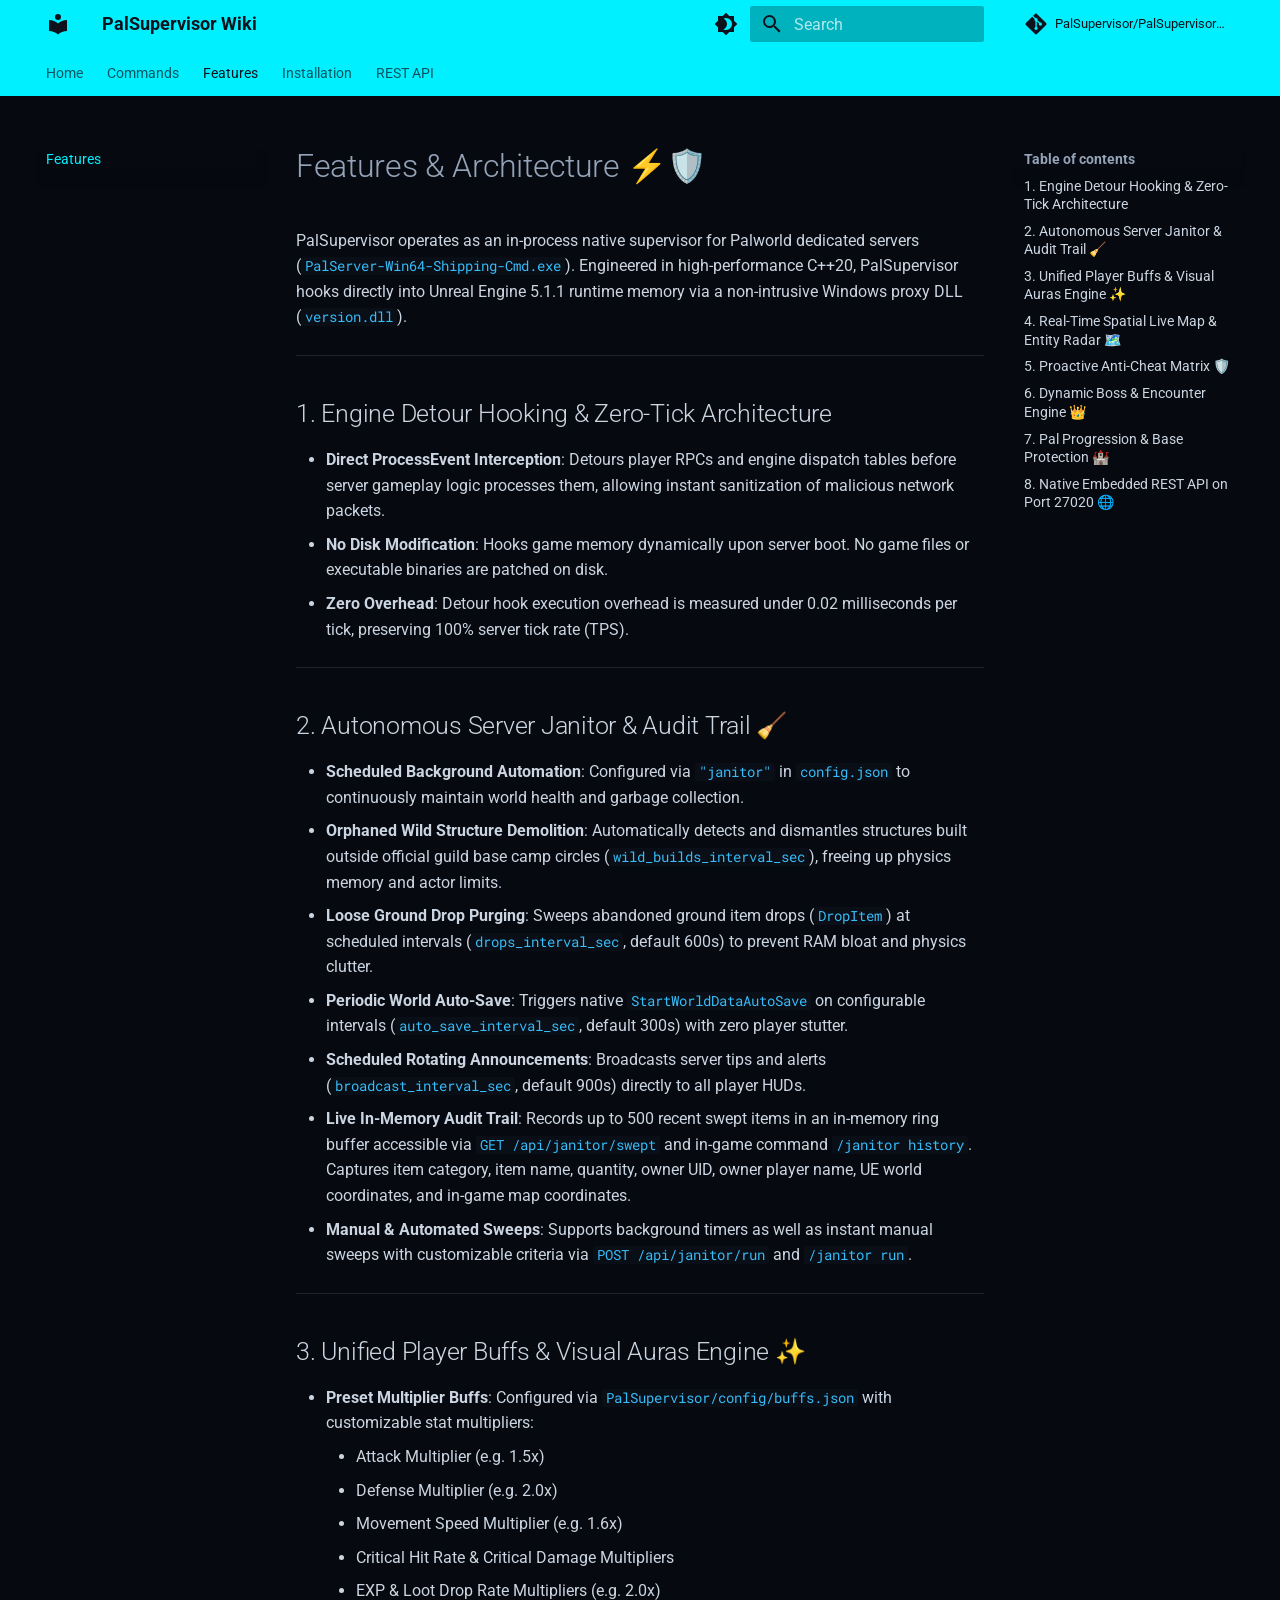
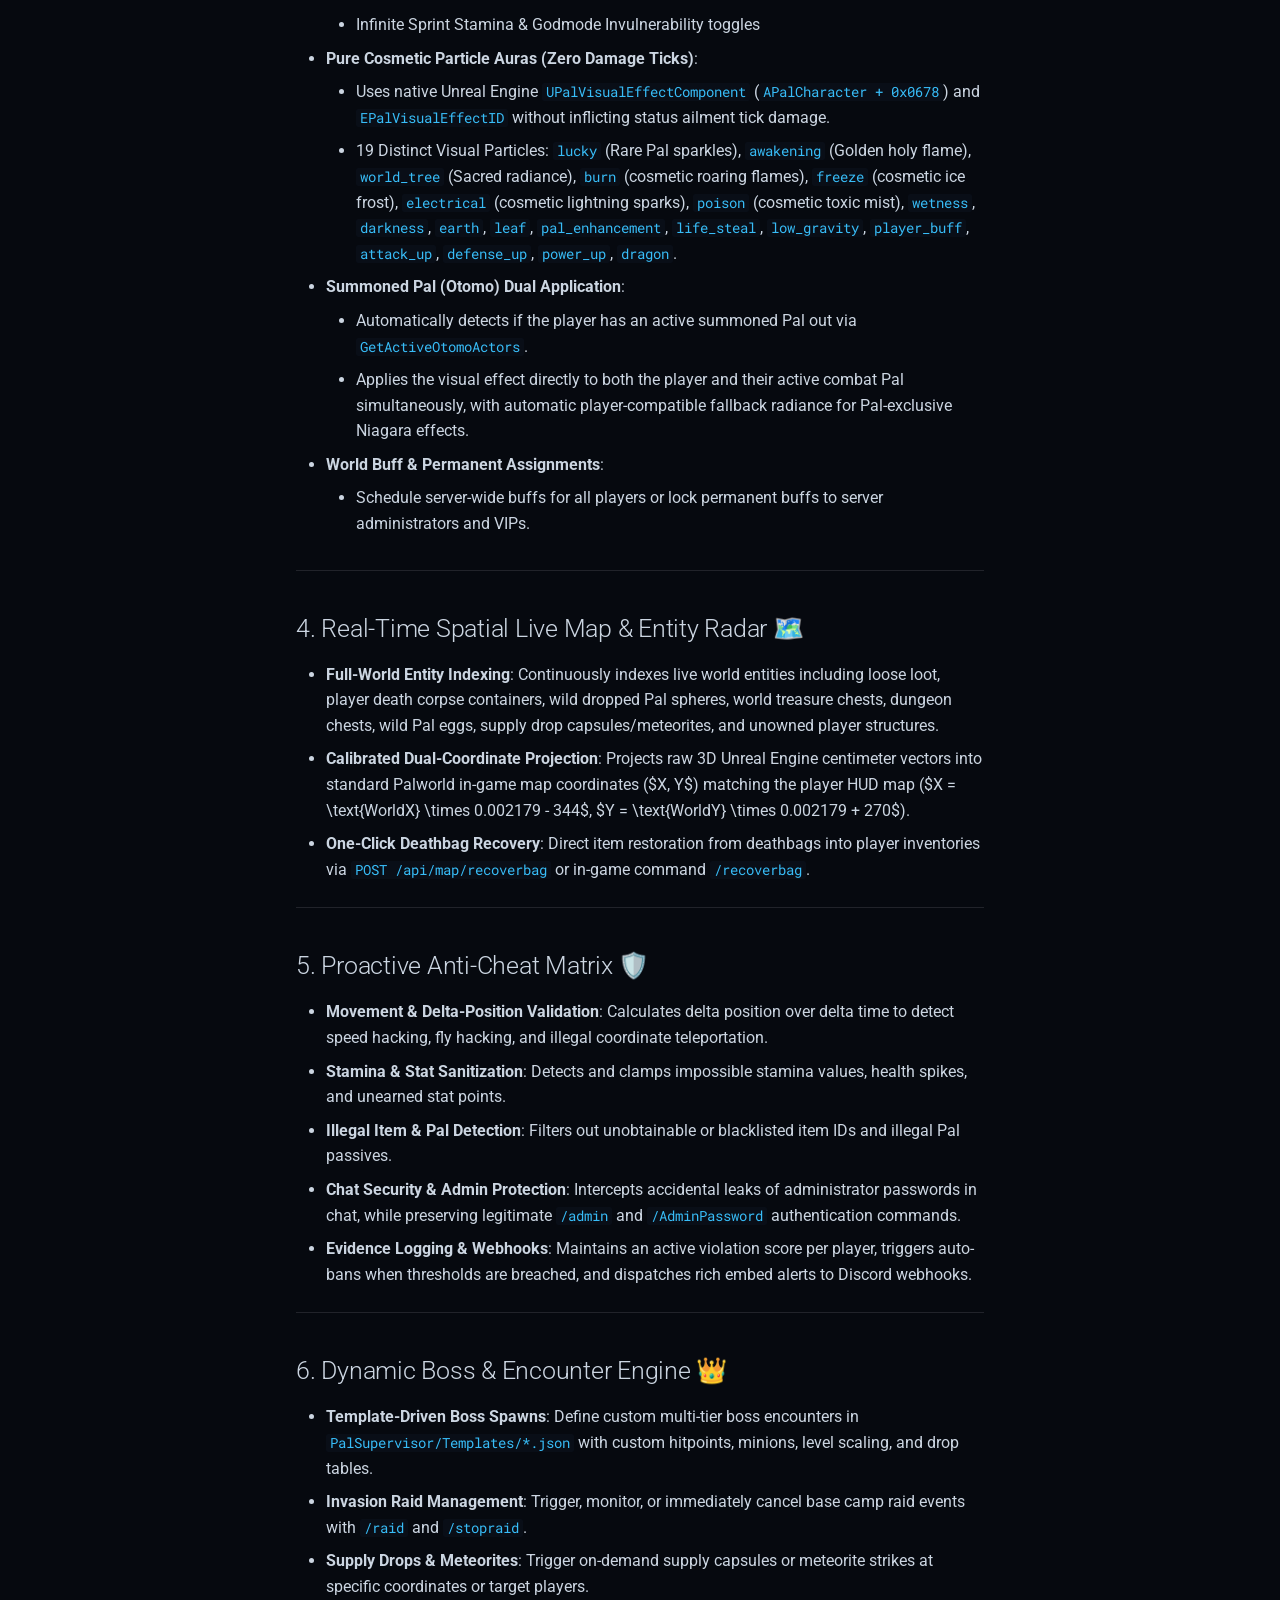
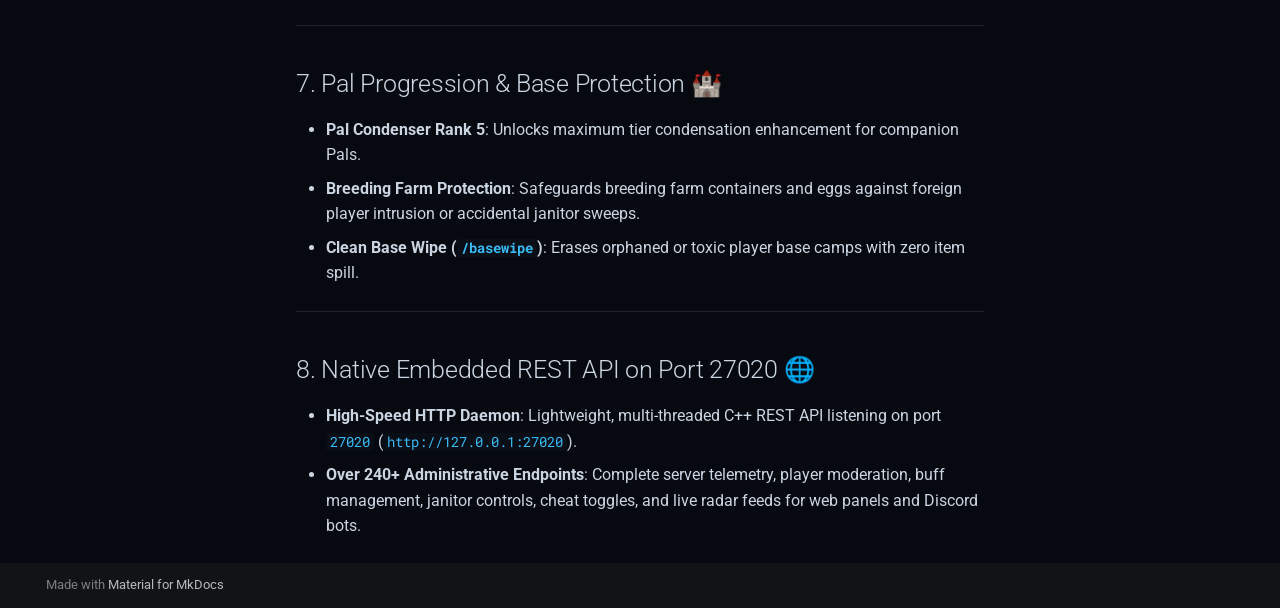
<file: Features/index.html>
<!doctype html>
<html lang="en" class="no-js">
  <head>
    
      <meta charset="utf-8">
      <meta name="viewport" content="width=device-width,initial-scale=1">
      
        <meta name="description" content="Enterprise Native Supervisor & Anti-Cheat for Palworld Dedicated Servers">
      
      
        <meta name="author" content="PalSupervisor">
      
      
        <link rel="canonical" href="https://palsupervisor.github.io/PalSupervisor-DLL/Features/">
      
      
        <link rel="prev" href="../Commands/">
      
      
        <link rel="next" href="../Installation/">
      
      
        
      
      
      <link rel="icon" href="../assets/images/favicon.png">
      <meta name="generator" content="mkdocs-1.6.1, mkdocs-material-9.7.7">
    
    
      
        <title>Features - PalSupervisor Wiki</title>
      
    
    
      <link rel="stylesheet" href="../assets/stylesheets/main.ec1eaa64.min.css">
      
        
        <link rel="stylesheet" href="../assets/stylesheets/palette.ab4e12ef.min.css">
      
      


    
    
      
    
    
      
        
        
        <link rel="preconnect" href="https://fonts.gstatic.com" crossorigin>
        <link rel="stylesheet" href="https://fonts.googleapis.com/css?family=Roboto:300,300i,400,400i,700,700i%7CRoboto+Mono:400,400i,700,700i&display=fallback">
        <style>:root{--md-text-font:"Roboto";--md-code-font:"Roboto Mono"}</style>
      
    
    
      <link rel="stylesheet" href="../stylesheets/extra.css">
    
    <script>__md_scope=new URL("..",location),__md_hash=e=>[...e].reduce(((e,_)=>(e<<5)-e+_.charCodeAt(0)),0),__md_get=(e,_=localStorage,t=__md_scope)=>JSON.parse(_.getItem(t.pathname+"."+e)),__md_set=(e,_,t=localStorage,a=__md_scope)=>{try{t.setItem(a.pathname+"."+e,JSON.stringify(_))}catch(e){}}</script>
    
      

    
    
  </head>
  
  
    
    
      
    
    
    
    
    <body dir="ltr" data-md-color-scheme="slate" data-md-color-primary="custom" data-md-color-accent="custom">
  
    
    <input class="md-toggle" data-md-toggle="drawer" type="checkbox" id="__drawer" autocomplete="off">
    <input class="md-toggle" data-md-toggle="search" type="checkbox" id="__search" autocomplete="off">
    <label class="md-overlay" for="__drawer"></label>
    <div data-md-component="skip">
      
        
        <a href="#features-architecture" class="md-skip">
          Skip to content
        </a>
      
    </div>
    <div data-md-component="announce">
      
    </div>
    
    
      

<header class="md-header" data-md-component="header">
  <nav class="md-header__inner md-grid" aria-label="Header">
    <a href=".." title="PalSupervisor Wiki" class="md-header__button md-logo" aria-label="PalSupervisor Wiki" data-md-component="logo">
      
  
  <svg xmlns="http://www.w3.org/2000/svg" viewBox="0 0 24 24"><path d="M12 8a3 3 0 0 0 3-3 3 3 0 0 0-3-3 3 3 0 0 0-3 3 3 3 0 0 0 3 3m0 3.54C9.64 9.35 6.5 8 3 8v11c3.5 0 6.64 1.35 9 3.54 2.36-2.19 5.5-3.54 9-3.54V8c-3.5 0-6.64 1.35-9 3.54"/></svg>

    </a>
    <label class="md-header__button md-icon" for="__drawer">
      
      <svg xmlns="http://www.w3.org/2000/svg" viewBox="0 0 24 24"><path d="M3 6h18v2H3zm0 5h18v2H3zm0 5h18v2H3z"/></svg>
    </label>
    <div class="md-header__title" data-md-component="header-title">
      <div class="md-header__ellipsis">
        <div class="md-header__topic">
          <span class="md-ellipsis">
            PalSupervisor Wiki
          </span>
        </div>
        <div class="md-header__topic" data-md-component="header-topic">
          <span class="md-ellipsis">
            
              Features
            
          </span>
        </div>
      </div>
    </div>
    
      
        <form class="md-header__option" data-md-component="palette">
  
    
    
    
    <input class="md-option" data-md-color-media="" data-md-color-scheme="slate" data-md-color-primary="custom" data-md-color-accent="custom"  aria-label="Switch to light mode"  type="radio" name="__palette" id="__palette_0">
    
      <label class="md-header__button md-icon" title="Switch to light mode" for="__palette_1" hidden>
        <svg xmlns="http://www.w3.org/2000/svg" viewBox="0 0 24 24"><path d="M12 18c-.89 0-1.74-.2-2.5-.55C11.56 16.5 13 14.42 13 12s-1.44-4.5-3.5-5.45C10.26 6.2 11.11 6 12 6a6 6 0 0 1 6 6 6 6 0 0 1-6 6m8-9.31V4h-4.69L12 .69 8.69 4H4v4.69L.69 12 4 15.31V20h4.69L12 23.31 15.31 20H20v-4.69L23.31 12z"/></svg>
      </label>
    
  
    
    
    
    <input class="md-option" data-md-color-media="" data-md-color-scheme="default" data-md-color-primary="custom" data-md-color-accent="custom"  aria-label="Switch to dark mode"  type="radio" name="__palette" id="__palette_1">
    
      <label class="md-header__button md-icon" title="Switch to dark mode" for="__palette_0" hidden>
        <svg xmlns="http://www.w3.org/2000/svg" viewBox="0 0 24 24"><path d="M12 8a4 4 0 0 0-4 4 4 4 0 0 0 4 4 4 4 0 0 0 4-4 4 4 0 0 0-4-4m0 10a6 6 0 0 1-6-6 6 6 0 0 1 6-6 6 6 0 0 1 6 6 6 6 0 0 1-6 6m8-9.31V4h-4.69L12 .69 8.69 4H4v4.69L.69 12 4 15.31V20h4.69L12 23.31 15.31 20H20v-4.69L23.31 12z"/></svg>
      </label>
    
  
</form>
      
    
    
      <script>var palette=__md_get("__palette");if(palette&&palette.color){if("(prefers-color-scheme)"===palette.color.media){var media=matchMedia("(prefers-color-scheme: light)"),input=document.querySelector(media.matches?"[data-md-color-media='(prefers-color-scheme: light)']":"[data-md-color-media='(prefers-color-scheme: dark)']");palette.color.media=input.getAttribute("data-md-color-media"),palette.color.scheme=input.getAttribute("data-md-color-scheme"),palette.color.primary=input.getAttribute("data-md-color-primary"),palette.color.accent=input.getAttribute("data-md-color-accent")}for(var[key,value]of Object.entries(palette.color))document.body.setAttribute("data-md-color-"+key,value)}</script>
    
    
    
      
      
        <label class="md-header__button md-icon" for="__search">
          
          <svg xmlns="http://www.w3.org/2000/svg" viewBox="0 0 24 24"><path d="M9.5 3A6.5 6.5 0 0 1 16 9.5c0 1.61-.59 3.09-1.56 4.23l.27.27h.79l5 5-1.5 1.5-5-5v-.79l-.27-.27A6.52 6.52 0 0 1 9.5 16 6.5 6.5 0 0 1 3 9.5 6.5 6.5 0 0 1 9.5 3m0 2C7 5 5 7 5 9.5S7 14 9.5 14 14 12 14 9.5 12 5 9.5 5"/></svg>
        </label>
        <div class="md-search" data-md-component="search" role="dialog">
  <label class="md-search__overlay" for="__search"></label>
  <div class="md-search__inner" role="search">
    <form class="md-search__form" name="search">
      <input type="text" class="md-search__input" name="query" aria-label="Search" placeholder="Search" autocapitalize="off" autocorrect="off" autocomplete="off" spellcheck="false" data-md-component="search-query" required>
      <label class="md-search__icon md-icon" for="__search">
        
        <svg xmlns="http://www.w3.org/2000/svg" viewBox="0 0 24 24"><path d="M9.5 3A6.5 6.5 0 0 1 16 9.5c0 1.61-.59 3.09-1.56 4.23l.27.27h.79l5 5-1.5 1.5-5-5v-.79l-.27-.27A6.52 6.52 0 0 1 9.5 16 6.5 6.5 0 0 1 3 9.5 6.5 6.5 0 0 1 9.5 3m0 2C7 5 5 7 5 9.5S7 14 9.5 14 14 12 14 9.5 12 5 9.5 5"/></svg>
        
        <svg xmlns="http://www.w3.org/2000/svg" viewBox="0 0 24 24"><path d="M20 11v2H8l5.5 5.5-1.42 1.42L4.16 12l7.92-7.92L13.5 5.5 8 11z"/></svg>
      </label>
      <nav class="md-search__options" aria-label="Search">
        
          <a href="javascript:void(0)" class="md-search__icon md-icon" title="Share" aria-label="Share" data-clipboard data-clipboard-text="" data-md-component="search-share" tabindex="-1">
            
            <svg xmlns="http://www.w3.org/2000/svg" viewBox="0 0 24 24"><path d="M18 16.08c-.76 0-1.44.3-1.96.77L8.91 12.7c.05-.23.09-.46.09-.7s-.04-.47-.09-.7l7.05-4.11c.54.5 1.25.81 2.04.81a3 3 0 0 0 3-3 3 3 0 0 0-3-3 3 3 0 0 0-3 3c0 .24.04.47.09.7L8.04 9.81C7.5 9.31 6.79 9 6 9a3 3 0 0 0-3 3 3 3 0 0 0 3 3c.79 0 1.5-.31 2.04-.81l7.12 4.15c-.05.21-.08.43-.08.66 0 1.61 1.31 2.91 2.92 2.91s2.92-1.3 2.92-2.91A2.92 2.92 0 0 0 18 16.08"/></svg>
          </a>
        
        <button type="reset" class="md-search__icon md-icon" title="Clear" aria-label="Clear" tabindex="-1">
          
          <svg xmlns="http://www.w3.org/2000/svg" viewBox="0 0 24 24"><path d="M19 6.41 17.59 5 12 10.59 6.41 5 5 6.41 10.59 12 5 17.59 6.41 19 12 13.41 17.59 19 19 17.59 13.41 12z"/></svg>
        </button>
      </nav>
      
        <div class="md-search__suggest" data-md-component="search-suggest"></div>
      
    </form>
    <div class="md-search__output">
      <div class="md-search__scrollwrap" tabindex="0" data-md-scrollfix>
        <div class="md-search-result" data-md-component="search-result">
          <div class="md-search-result__meta">
            Initializing search
          </div>
          <ol class="md-search-result__list" role="presentation"></ol>
        </div>
      </div>
    </div>
  </div>
</div>
      
    
    
      <div class="md-header__source">
        <a href="https://github.com/PalSupervisor/PalSupervisor-DLL" title="Go to repository" class="md-source" data-md-component="source">
  <div class="md-source__icon md-icon">
    
    <svg xmlns="http://www.w3.org/2000/svg" viewBox="0 0 448 512"><!--! Font Awesome Free 7.1.0 by @fontawesome - https://fontawesome.com License - https://fontawesome.com/license/free (Icons: CC BY 4.0, Fonts: SIL OFL 1.1, Code: MIT License) Copyright 2025 Fonticons, Inc.--><path d="M439.6 236.1 244 40.5c-5.4-5.5-12.8-8.5-20.4-8.5s-15 3-20.4 8.4L162.5 81l51.5 51.5c27.1-9.1 52.7 16.8 43.4 43.7l49.7 49.7c34.2-11.8 61.2 31 35.5 56.7-26.5 26.5-70.2-2.9-56-37.3L240.3 199v121.9c25.3 12.5 22.3 41.8 9.1 55-6.4 6.4-15.2 10.1-24.3 10.1s-17.8-3.6-24.3-10.1c-17.6-17.6-11.1-46.9 11.2-56v-123c-20.8-8.5-24.6-30.7-18.6-45L142.6 101 8.5 235.1C3 240.6 0 247.9 0 255.5s3 15 8.5 20.4l195.6 195.7c5.4 5.4 12.7 8.4 20.4 8.4s15-3 20.4-8.4l194.7-194.7c5.4-5.4 8.4-12.8 8.4-20.4s-3-15-8.4-20.4"/></svg>
  </div>
  <div class="md-source__repository">
    PalSupervisor/PalSupervisor-DLL
  </div>
</a>
      </div>
    
  </nav>
  
</header>
    
    <div class="md-container" data-md-component="container">
      
      
        
          
            
<nav class="md-tabs" aria-label="Tabs" data-md-component="tabs">
  <div class="md-grid">
    <ul class="md-tabs__list">
      
        
  
  
  
  
    <li class="md-tabs__item">
      <a href=".." class="md-tabs__link">
        
  
  
    
  
  Home

      </a>
    </li>
  

      
        
  
  
  
  
    <li class="md-tabs__item">
      <a href="../Commands/" class="md-tabs__link">
        
  
  
    
  
  Commands

      </a>
    </li>
  

      
        
  
  
  
    
  
  
    <li class="md-tabs__item md-tabs__item--active">
      <a href="./" class="md-tabs__link">
        
  
  
    
  
  Features

      </a>
    </li>
  

      
        
  
  
  
  
    <li class="md-tabs__item">
      <a href="../Installation/" class="md-tabs__link">
        
  
  
    
  
  Installation

      </a>
    </li>
  

      
        
  
  
  
  
    <li class="md-tabs__item">
      <a href="../RESTAPI/" class="md-tabs__link">
        
  
  
    
  
  REST API

      </a>
    </li>
  

      
    </ul>
  </div>
</nav>
          
        
      
      <main class="md-main" data-md-component="main">
        <div class="md-main__inner md-grid">
          
            
              
              <div class="md-sidebar md-sidebar--primary" data-md-component="sidebar" data-md-type="navigation" >
                <div class="md-sidebar__scrollwrap">
                  <div class="md-sidebar__inner">
                    


  


<nav class="md-nav md-nav--primary md-nav--lifted" aria-label="Navigation" data-md-level="0">
  <label class="md-nav__title" for="__drawer">
    <a href=".." title="PalSupervisor Wiki" class="md-nav__button md-logo" aria-label="PalSupervisor Wiki" data-md-component="logo">
      
  
  <svg xmlns="http://www.w3.org/2000/svg" viewBox="0 0 24 24"><path d="M12 8a3 3 0 0 0 3-3 3 3 0 0 0-3-3 3 3 0 0 0-3 3 3 3 0 0 0 3 3m0 3.54C9.64 9.35 6.5 8 3 8v11c3.5 0 6.64 1.35 9 3.54 2.36-2.19 5.5-3.54 9-3.54V8c-3.5 0-6.64 1.35-9 3.54"/></svg>

    </a>
    PalSupervisor Wiki
  </label>
  
    <div class="md-nav__source">
      <a href="https://github.com/PalSupervisor/PalSupervisor-DLL" title="Go to repository" class="md-source" data-md-component="source">
  <div class="md-source__icon md-icon">
    
    <svg xmlns="http://www.w3.org/2000/svg" viewBox="0 0 448 512"><!--! Font Awesome Free 7.1.0 by @fontawesome - https://fontawesome.com License - https://fontawesome.com/license/free (Icons: CC BY 4.0, Fonts: SIL OFL 1.1, Code: MIT License) Copyright 2025 Fonticons, Inc.--><path d="M439.6 236.1 244 40.5c-5.4-5.5-12.8-8.5-20.4-8.5s-15 3-20.4 8.4L162.5 81l51.5 51.5c27.1-9.1 52.7 16.8 43.4 43.7l49.7 49.7c34.2-11.8 61.2 31 35.5 56.7-26.5 26.5-70.2-2.9-56-37.3L240.3 199v121.9c25.3 12.5 22.3 41.8 9.1 55-6.4 6.4-15.2 10.1-24.3 10.1s-17.8-3.6-24.3-10.1c-17.6-17.6-11.1-46.9 11.2-56v-123c-20.8-8.5-24.6-30.7-18.6-45L142.6 101 8.5 235.1C3 240.6 0 247.9 0 255.5s3 15 8.5 20.4l195.6 195.7c5.4 5.4 12.7 8.4 20.4 8.4s15-3 20.4-8.4l194.7-194.7c5.4-5.4 8.4-12.8 8.4-20.4s-3-15-8.4-20.4"/></svg>
  </div>
  <div class="md-source__repository">
    PalSupervisor/PalSupervisor-DLL
  </div>
</a>
    </div>
  
  <ul class="md-nav__list" data-md-scrollfix>
    
      
      
  
  
  
  
    <li class="md-nav__item">
      <a href=".." class="md-nav__link">
        
  
  
  <span class="md-ellipsis">
    
  
    Home
  

    
  </span>
  
  

      </a>
    </li>
  

    
      
      
  
  
  
  
    <li class="md-nav__item">
      <a href="../Commands/" class="md-nav__link">
        
  
  
  <span class="md-ellipsis">
    
  
    Commands
  

    
  </span>
  
  

      </a>
    </li>
  

    
      
      
  
  
    
  
  
  
    <li class="md-nav__item md-nav__item--active">
      
      <input class="md-nav__toggle md-toggle" type="checkbox" id="__toc">
      
      
        
      
      
        <label class="md-nav__link md-nav__link--active" for="__toc">
          
  
  
  <span class="md-ellipsis">
    
  
    Features
  

    
  </span>
  
  

          <span class="md-nav__icon md-icon"></span>
        </label>
      
      <a href="./" class="md-nav__link md-nav__link--active">
        
  
  
  <span class="md-ellipsis">
    
  
    Features
  

    
  </span>
  
  

      </a>
      
        

<nav class="md-nav md-nav--secondary" aria-label="Table of contents">
  
  
  
    
  
  
    <label class="md-nav__title" for="__toc">
      <span class="md-nav__icon md-icon"></span>
      Table of contents
    </label>
    <ul class="md-nav__list" data-md-component="toc" data-md-scrollfix>
      
        <li class="md-nav__item">
  <a href="#1-engine-detour-hooking-zero-tick-architecture" class="md-nav__link">
    <span class="md-ellipsis">
      
        1. Engine Detour Hooking &amp; Zero-Tick Architecture
      
    </span>
  </a>
  
</li>
      
        <li class="md-nav__item">
  <a href="#2-autonomous-server-janitor-audit-trail" class="md-nav__link">
    <span class="md-ellipsis">
      
        2. Autonomous Server Janitor &amp; Audit Trail 🧹
      
    </span>
  </a>
  
</li>
      
        <li class="md-nav__item">
  <a href="#3-unified-player-buffs-visual-auras-engine" class="md-nav__link">
    <span class="md-ellipsis">
      
        3. Unified Player Buffs &amp; Visual Auras Engine ✨
      
    </span>
  </a>
  
</li>
      
        <li class="md-nav__item">
  <a href="#4-real-time-spatial-live-map-entity-radar" class="md-nav__link">
    <span class="md-ellipsis">
      
        4. Real-Time Spatial Live Map &amp; Entity Radar 🗺️
      
    </span>
  </a>
  
</li>
      
        <li class="md-nav__item">
  <a href="#5-proactive-anti-cheat-matrix" class="md-nav__link">
    <span class="md-ellipsis">
      
        5. Proactive Anti-Cheat Matrix 🛡️
      
    </span>
  </a>
  
</li>
      
        <li class="md-nav__item">
  <a href="#6-dynamic-boss-encounter-engine" class="md-nav__link">
    <span class="md-ellipsis">
      
        6. Dynamic Boss &amp; Encounter Engine 👑
      
    </span>
  </a>
  
</li>
      
        <li class="md-nav__item">
  <a href="#7-pal-progression-base-protection" class="md-nav__link">
    <span class="md-ellipsis">
      
        7. Pal Progression &amp; Base Protection 🏰
      
    </span>
  </a>
  
</li>
      
        <li class="md-nav__item">
  <a href="#8-native-embedded-rest-api-on-port-27020" class="md-nav__link">
    <span class="md-ellipsis">
      
        8. Native Embedded REST API on Port 27020 🌐
      
    </span>
  </a>
  
</li>
      
    </ul>
  
</nav>
      
    </li>
  

    
      
      
  
  
  
  
    <li class="md-nav__item">
      <a href="../Installation/" class="md-nav__link">
        
  
  
  <span class="md-ellipsis">
    
  
    Installation
  

    
  </span>
  
  

      </a>
    </li>
  

    
      
      
  
  
  
  
    <li class="md-nav__item">
      <a href="../RESTAPI/" class="md-nav__link">
        
  
  
  <span class="md-ellipsis">
    
  
    REST API
  

    
  </span>
  
  

      </a>
    </li>
  

    
  </ul>
</nav>
                  </div>
                </div>
              </div>
            
            
              
              <div class="md-sidebar md-sidebar--secondary" data-md-component="sidebar" data-md-type="toc" >
                <div class="md-sidebar__scrollwrap">
                  <div class="md-sidebar__inner">
                    

<nav class="md-nav md-nav--secondary" aria-label="Table of contents">
  
  
  
    
  
  
    <label class="md-nav__title" for="__toc">
      <span class="md-nav__icon md-icon"></span>
      Table of contents
    </label>
    <ul class="md-nav__list" data-md-component="toc" data-md-scrollfix>
      
        <li class="md-nav__item">
  <a href="#1-engine-detour-hooking-zero-tick-architecture" class="md-nav__link">
    <span class="md-ellipsis">
      
        1. Engine Detour Hooking &amp; Zero-Tick Architecture
      
    </span>
  </a>
  
</li>
      
        <li class="md-nav__item">
  <a href="#2-autonomous-server-janitor-audit-trail" class="md-nav__link">
    <span class="md-ellipsis">
      
        2. Autonomous Server Janitor &amp; Audit Trail 🧹
      
    </span>
  </a>
  
</li>
      
        <li class="md-nav__item">
  <a href="#3-unified-player-buffs-visual-auras-engine" class="md-nav__link">
    <span class="md-ellipsis">
      
        3. Unified Player Buffs &amp; Visual Auras Engine ✨
      
    </span>
  </a>
  
</li>
      
        <li class="md-nav__item">
  <a href="#4-real-time-spatial-live-map-entity-radar" class="md-nav__link">
    <span class="md-ellipsis">
      
        4. Real-Time Spatial Live Map &amp; Entity Radar 🗺️
      
    </span>
  </a>
  
</li>
      
        <li class="md-nav__item">
  <a href="#5-proactive-anti-cheat-matrix" class="md-nav__link">
    <span class="md-ellipsis">
      
        5. Proactive Anti-Cheat Matrix 🛡️
      
    </span>
  </a>
  
</li>
      
        <li class="md-nav__item">
  <a href="#6-dynamic-boss-encounter-engine" class="md-nav__link">
    <span class="md-ellipsis">
      
        6. Dynamic Boss &amp; Encounter Engine 👑
      
    </span>
  </a>
  
</li>
      
        <li class="md-nav__item">
  <a href="#7-pal-progression-base-protection" class="md-nav__link">
    <span class="md-ellipsis">
      
        7. Pal Progression &amp; Base Protection 🏰
      
    </span>
  </a>
  
</li>
      
        <li class="md-nav__item">
  <a href="#8-native-embedded-rest-api-on-port-27020" class="md-nav__link">
    <span class="md-ellipsis">
      
        8. Native Embedded REST API on Port 27020 🌐
      
    </span>
  </a>
  
</li>
      
    </ul>
  
</nav>
                  </div>
                </div>
              </div>
            
          
          
            <div class="md-content" data-md-component="content">
              
              <article class="md-content__inner md-typeset">
                
                  


  
  


<h1 id="features-architecture">Features &amp; Architecture ⚡🛡️</h1>
<p>PalSupervisor operates as an in-process native supervisor for Palworld dedicated servers (<code>PalServer-Win64-Shipping-Cmd.exe</code>). Engineered in high-performance C++20, PalSupervisor hooks directly into Unreal Engine 5.1.1 runtime memory via a non-intrusive Windows proxy DLL (<code>version.dll</code>).</p>
<hr />
<h2 id="1-engine-detour-hooking-zero-tick-architecture">1. Engine Detour Hooking &amp; Zero-Tick Architecture</h2>
<ul>
<li><strong>Direct ProcessEvent Interception</strong>: Detours player RPCs and engine dispatch tables before server gameplay logic processes them, allowing instant sanitization of malicious network packets.</li>
<li><strong>No Disk Modification</strong>: Hooks game memory dynamically upon server boot. No game files or executable binaries are patched on disk.</li>
<li><strong>Zero Overhead</strong>: Detour hook execution overhead is measured under 0.02 milliseconds per tick, preserving 100% server tick rate (TPS).</li>
</ul>
<hr />
<h2 id="2-autonomous-server-janitor-audit-trail">2. Autonomous Server Janitor &amp; Audit Trail 🧹</h2>
<ul>
<li><strong>Scheduled Background Automation</strong>: Configured via <code>"janitor"</code> in <code>config.json</code> to continuously maintain world health and garbage collection.</li>
<li><strong>Orphaned Wild Structure Demolition</strong>: Automatically detects and dismantles structures built outside official guild base camp circles (<code>wild_builds_interval_sec</code>), freeing up physics memory and actor limits.</li>
<li><strong>Loose Ground Drop Purging</strong>: Sweeps abandoned ground item drops (<code>DropItem</code>) at scheduled intervals (<code>drops_interval_sec</code>, default 600s) to prevent RAM bloat and physics clutter.</li>
<li><strong>Periodic World Auto-Save</strong>: Triggers native <code>StartWorldDataAutoSave</code> on configurable intervals (<code>auto_save_interval_sec</code>, default 300s) with zero player stutter.</li>
<li><strong>Scheduled Rotating Announcements</strong>: Broadcasts server tips and alerts (<code>broadcast_interval_sec</code>, default 900s) directly to all player HUDs.</li>
<li><strong>Live In-Memory Audit Trail</strong>: Records up to 500 recent swept items in an in-memory ring buffer accessible via <code>GET /api/janitor/swept</code> and in-game command <code>/janitor history</code>. Captures item category, item name, quantity, owner UID, owner player name, UE world coordinates, and in-game map coordinates.</li>
<li><strong>Manual &amp; Automated Sweeps</strong>: Supports background timers as well as instant manual sweeps with customizable criteria via <code>POST /api/janitor/run</code> and <code>/janitor run</code>.</li>
</ul>
<hr />
<h2 id="3-unified-player-buffs-visual-auras-engine">3. Unified Player Buffs &amp; Visual Auras Engine ✨</h2>
<ul>
<li><strong>Preset Multiplier Buffs</strong>: Configured via <code>PalSupervisor/config/buffs.json</code> with customizable stat multipliers:<ul>
<li>Attack Multiplier (e.g. 1.5x)</li>
<li>Defense Multiplier (e.g. 2.0x)</li>
<li>Movement Speed Multiplier (e.g. 1.6x)</li>
<li>Critical Hit Rate &amp; Critical Damage Multipliers</li>
<li>EXP &amp; Loot Drop Rate Multipliers (e.g. 2.0x)</li>
<li>Infinite Sprint Stamina &amp; Godmode Invulnerability toggles</li>
</ul>
</li>
<li><strong>Pure Cosmetic Particle Auras (Zero Damage Ticks)</strong>:<ul>
<li>Uses native Unreal Engine <code>UPalVisualEffectComponent</code> (<code>APalCharacter + 0x0678</code>) and <code>EPalVisualEffectID</code> without inflicting status ailment tick damage.</li>
<li>19 Distinct Visual Particles: <code>lucky</code> (Rare Pal sparkles), <code>awakening</code> (Golden holy flame), <code>world_tree</code> (Sacred radiance), <code>burn</code> (cosmetic roaring flames), <code>freeze</code> (cosmetic ice frost), <code>electrical</code> (cosmetic lightning sparks), <code>poison</code> (cosmetic toxic mist), <code>wetness</code>, <code>darkness</code>, <code>earth</code>, <code>leaf</code>, <code>pal_enhancement</code>, <code>life_steal</code>, <code>low_gravity</code>, <code>player_buff</code>, <code>attack_up</code>, <code>defense_up</code>, <code>power_up</code>, <code>dragon</code>.</li>
</ul>
</li>
<li><strong>Summoned Pal (Otomo) Dual Application</strong>:<ul>
<li>Automatically detects if the player has an active summoned Pal out via <code>GetActiveOtomoActors</code>.</li>
<li>Applies the visual effect directly to both the player and their active combat Pal simultaneously, with automatic player-compatible fallback radiance for Pal-exclusive Niagara effects.</li>
</ul>
</li>
<li><strong>World Buff &amp; Permanent Assignments</strong>:<ul>
<li>Schedule server-wide buffs for all players or lock permanent buffs to server administrators and VIPs.</li>
</ul>
</li>
</ul>
<hr />
<h2 id="4-real-time-spatial-live-map-entity-radar">4. Real-Time Spatial Live Map &amp; Entity Radar 🗺️</h2>
<ul>
<li><strong>Full-World Entity Indexing</strong>: Continuously indexes live world entities including loose loot, player death corpse containers, wild dropped Pal spheres, world treasure chests, dungeon chests, wild Pal eggs, supply drop capsules/meteorites, and unowned player structures.</li>
<li><strong>Calibrated Dual-Coordinate Projection</strong>: Projects raw 3D Unreal Engine centimeter vectors into standard Palworld in-game map coordinates ($X, Y$) matching the player HUD map ($X = \text{WorldX} \times 0.002179 - 344$, $Y = \text{WorldY} \times 0.002179 + 270$).</li>
<li><strong>One-Click Deathbag Recovery</strong>: Direct item restoration from deathbags into player inventories via <code>POST /api/map/recoverbag</code> or in-game command <code>/recoverbag</code>.</li>
</ul>
<hr />
<h2 id="5-proactive-anti-cheat-matrix">5. Proactive Anti-Cheat Matrix 🛡️</h2>
<ul>
<li><strong>Movement &amp; Delta-Position Validation</strong>: Calculates delta position over delta time to detect speed hacking, fly hacking, and illegal coordinate teleportation.</li>
<li><strong>Stamina &amp; Stat Sanitization</strong>: Detects and clamps impossible stamina values, health spikes, and unearned stat points.</li>
<li><strong>Illegal Item &amp; Pal Detection</strong>: Filters out unobtainable or blacklisted item IDs and illegal Pal passives.</li>
<li><strong>Chat Security &amp; Admin Protection</strong>: Intercepts accidental leaks of administrator passwords in chat, while preserving legitimate <code>/admin</code> and <code>/AdminPassword</code> authentication commands.</li>
<li><strong>Evidence Logging &amp; Webhooks</strong>: Maintains an active violation score per player, triggers auto-bans when thresholds are breached, and dispatches rich embed alerts to Discord webhooks.</li>
</ul>
<hr />
<h2 id="6-dynamic-boss-encounter-engine">6. Dynamic Boss &amp; Encounter Engine 👑</h2>
<ul>
<li><strong>Template-Driven Boss Spawns</strong>: Define custom multi-tier boss encounters in <code>PalSupervisor/Templates/*.json</code> with custom hitpoints, minions, level scaling, and drop tables.</li>
<li><strong>Invasion Raid Management</strong>: Trigger, monitor, or immediately cancel base camp raid events with <code>/raid</code> and <code>/stopraid</code>.</li>
<li><strong>Supply Drops &amp; Meteorites</strong>: Trigger on-demand supply capsules or meteorite strikes at specific coordinates or target players.</li>
</ul>
<hr />
<h2 id="7-pal-progression-base-protection">7. Pal Progression &amp; Base Protection 🏰</h2>
<ul>
<li><strong>Pal Condenser Rank 5</strong>: Unlocks maximum tier condensation enhancement for companion Pals.</li>
<li><strong>Breeding Farm Protection</strong>: Safeguards breeding farm containers and eggs against foreign player intrusion or accidental janitor sweeps.</li>
<li><strong>Clean Base Wipe (<code>/basewipe</code>)</strong>: Erases orphaned or toxic player base camps with zero item spill.</li>
</ul>
<hr />
<h2 id="8-native-embedded-rest-api-on-port-27020">8. Native Embedded REST API on Port 27020 🌐</h2>
<ul>
<li><strong>High-Speed HTTP Daemon</strong>: Lightweight, multi-threaded C++ REST API listening on port <code>27020</code> (<code>http://127.0.0.1:27020</code>).</li>
<li><strong>Over 240+ Administrative Endpoints</strong>: Complete server telemetry, player moderation, buff management, janitor controls, cheat toggles, and live radar feeds for web panels and Discord bots.</li>
</ul>












                
              </article>
            </div>
          
          
<script>var target=document.getElementById(location.hash.slice(1));target&&target.name&&(target.checked=target.name.startsWith("__tabbed_"))</script>
        </div>
        
          <button type="button" class="md-top md-icon" data-md-component="top" hidden>
  
  <svg xmlns="http://www.w3.org/2000/svg" viewBox="0 0 24 24"><path d="M13 20h-2V8l-5.5 5.5-1.42-1.42L12 4.16l7.92 7.92-1.42 1.42L13 8z"/></svg>
  Back to top
</button>
        
      </main>
      
        <footer class="md-footer">
  
  <div class="md-footer-meta md-typeset">
    <div class="md-footer-meta__inner md-grid">
      <div class="md-copyright">
  
  
    Made with
    <a href="https://squidfunk.github.io/mkdocs-material/" target="_blank" rel="noopener">
      Material for MkDocs
    </a>
  
</div>
      
    </div>
  </div>
</footer>
      
    </div>
    <div class="md-dialog" data-md-component="dialog">
      <div class="md-dialog__inner md-typeset"></div>
    </div>
    
    
    
      
      
      <script id="__config" type="application/json">{"annotate": null, "base": "..", "features": ["navigation.tabs", "navigation.sections", "navigation.top", "search.suggest", "search.highlight", "search.share", "content.code.copy"], "search": "../assets/javascripts/workers/search.2c215733.min.js", "tags": null, "translations": {"clipboard.copied": "Copied to clipboard", "clipboard.copy": "Copy to clipboard", "search.result.more.one": "1 more on this page", "search.result.more.other": "# more on this page", "search.result.none": "No matching documents", "search.result.one": "1 matching document", "search.result.other": "# matching documents", "search.result.placeholder": "Type to start searching", "search.result.term.missing": "Missing", "select.version": "Select version"}, "version": null}</script>
    
    
      <script src="../assets/javascripts/bundle.d7400e89.min.js"></script>
      
    
  </body>
</html>
</file>
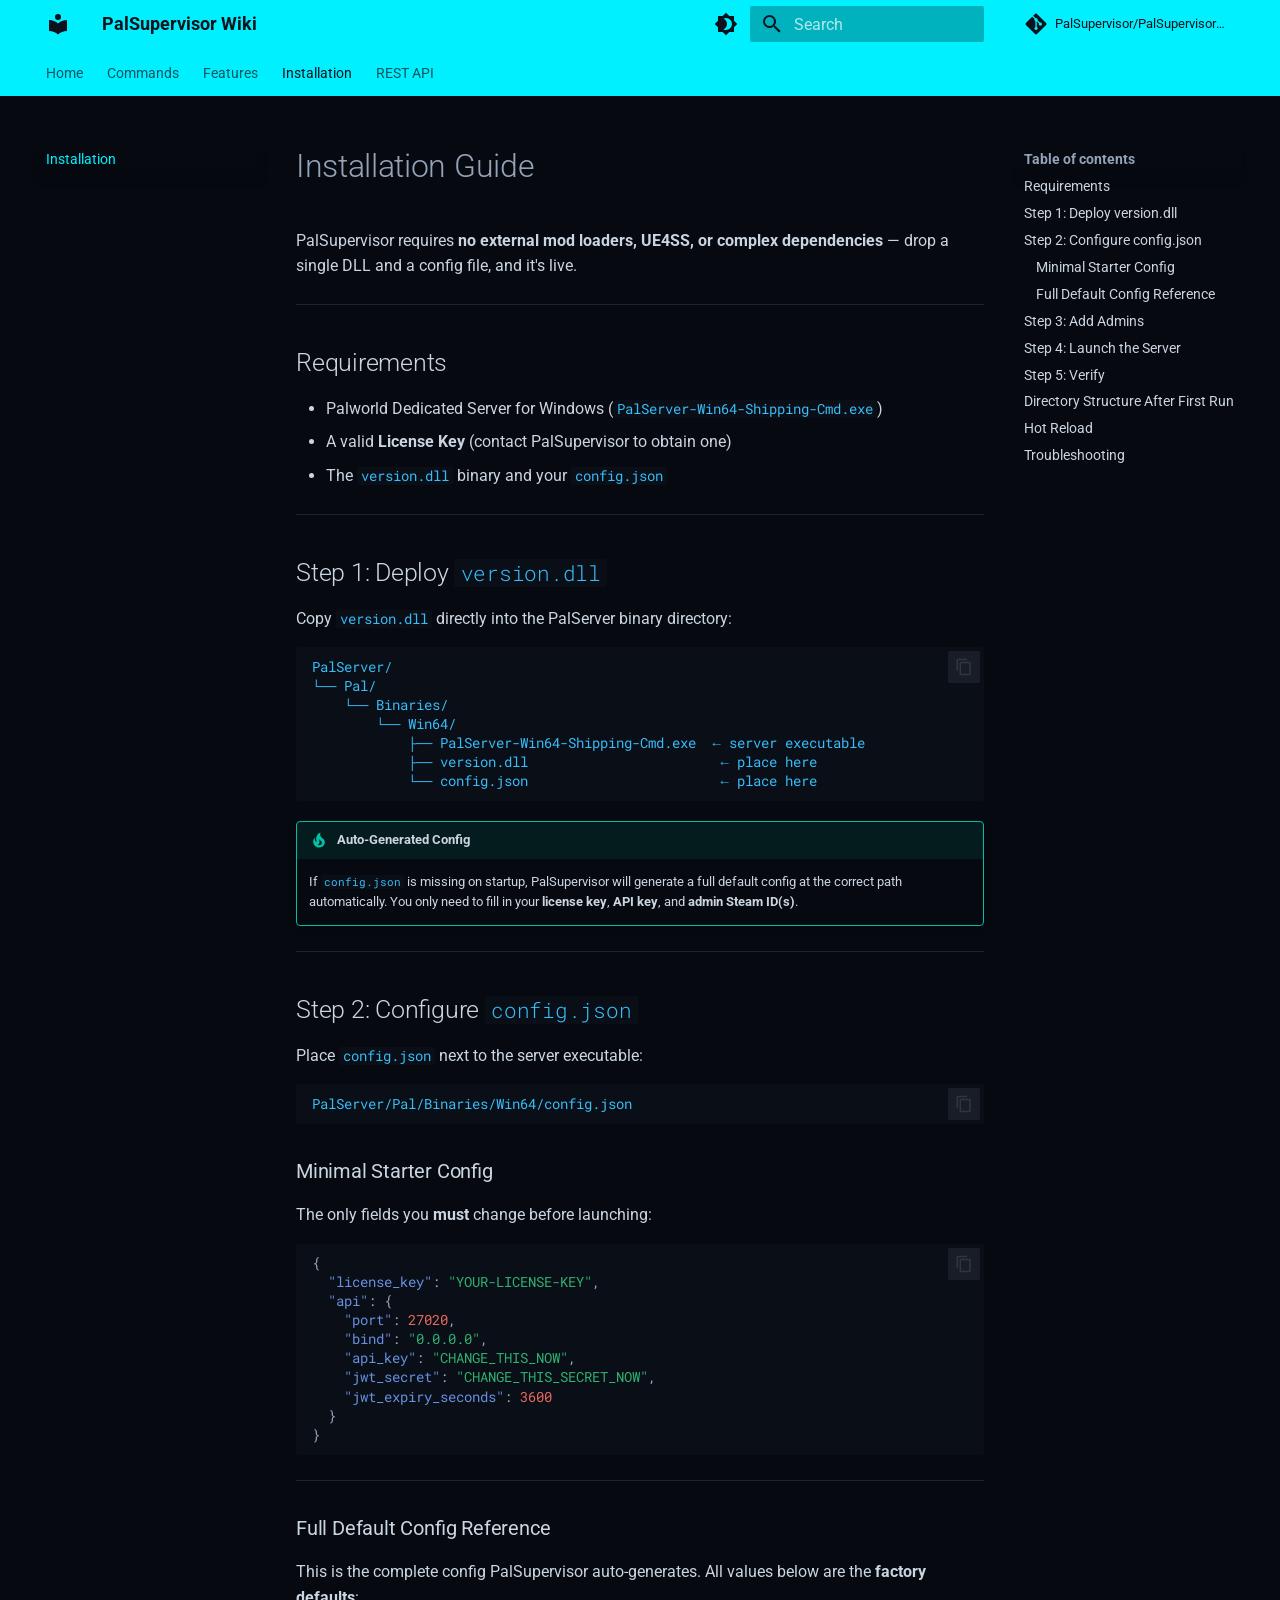
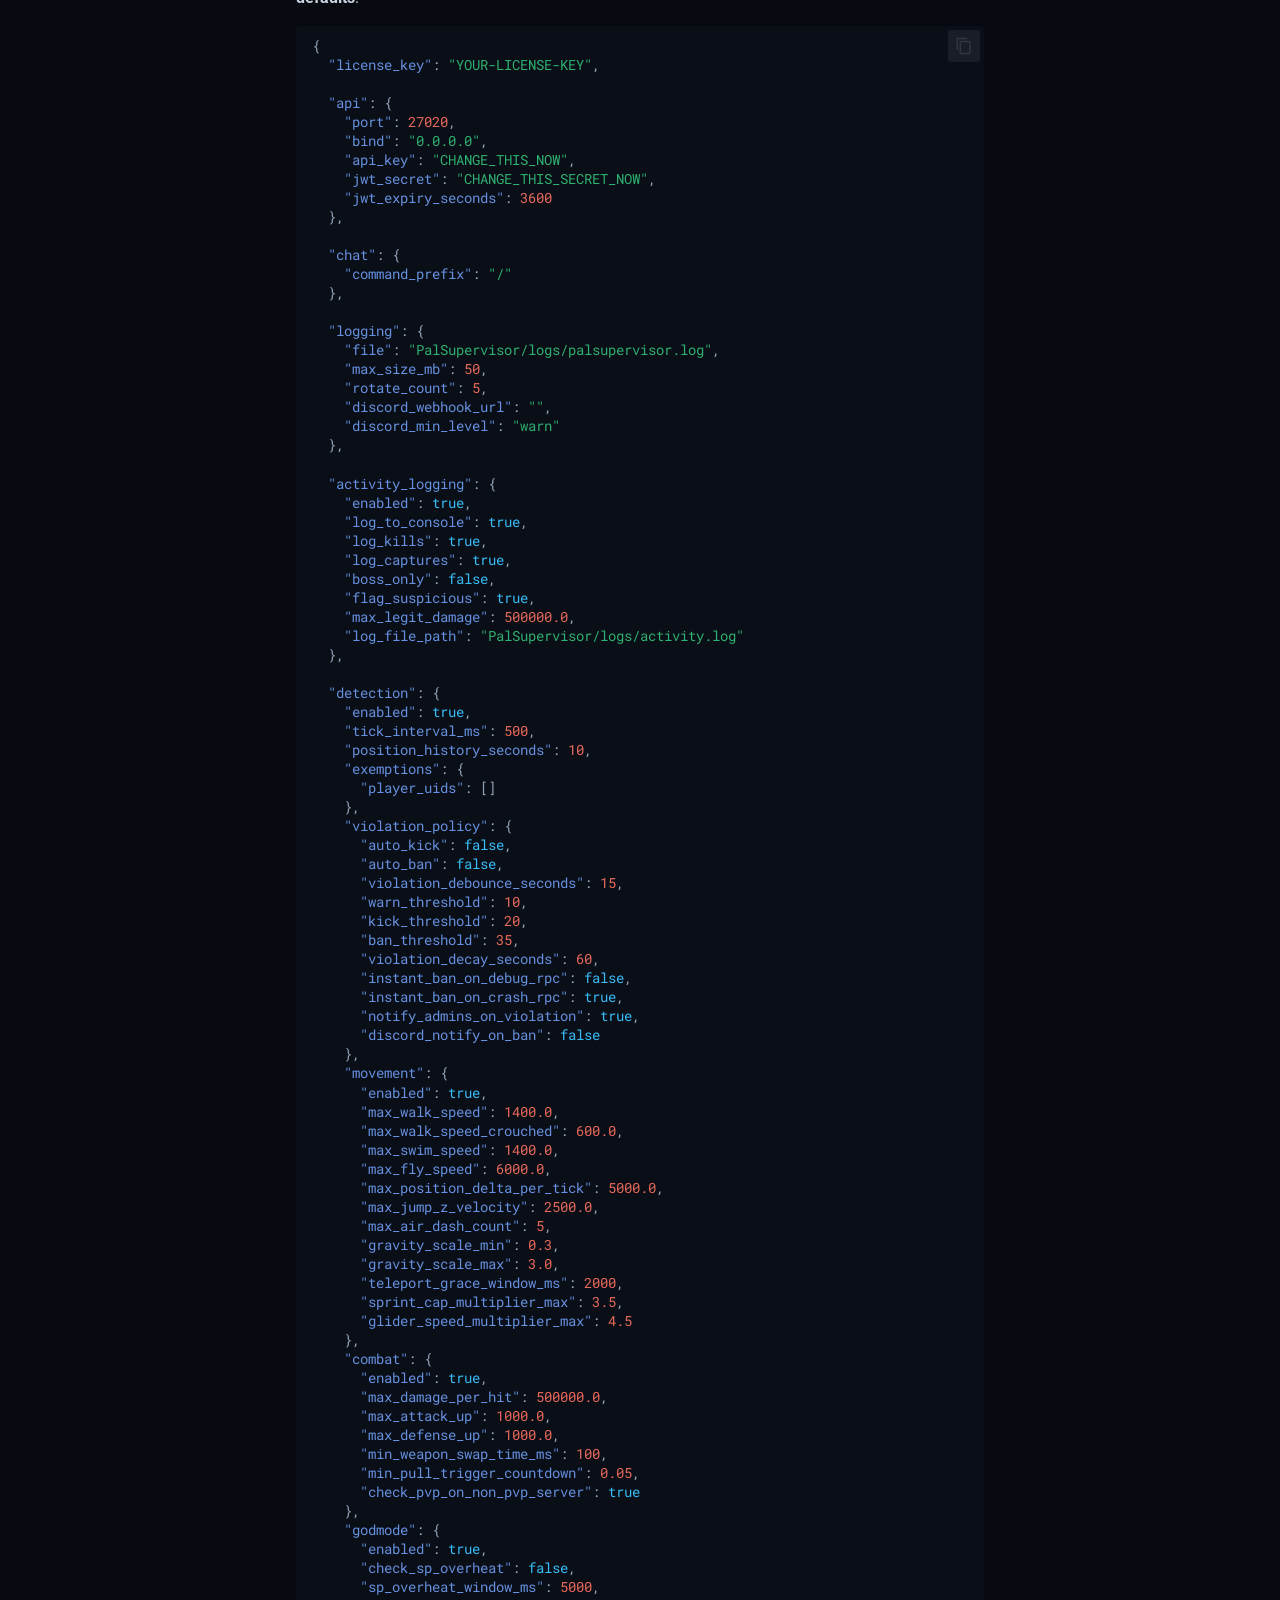
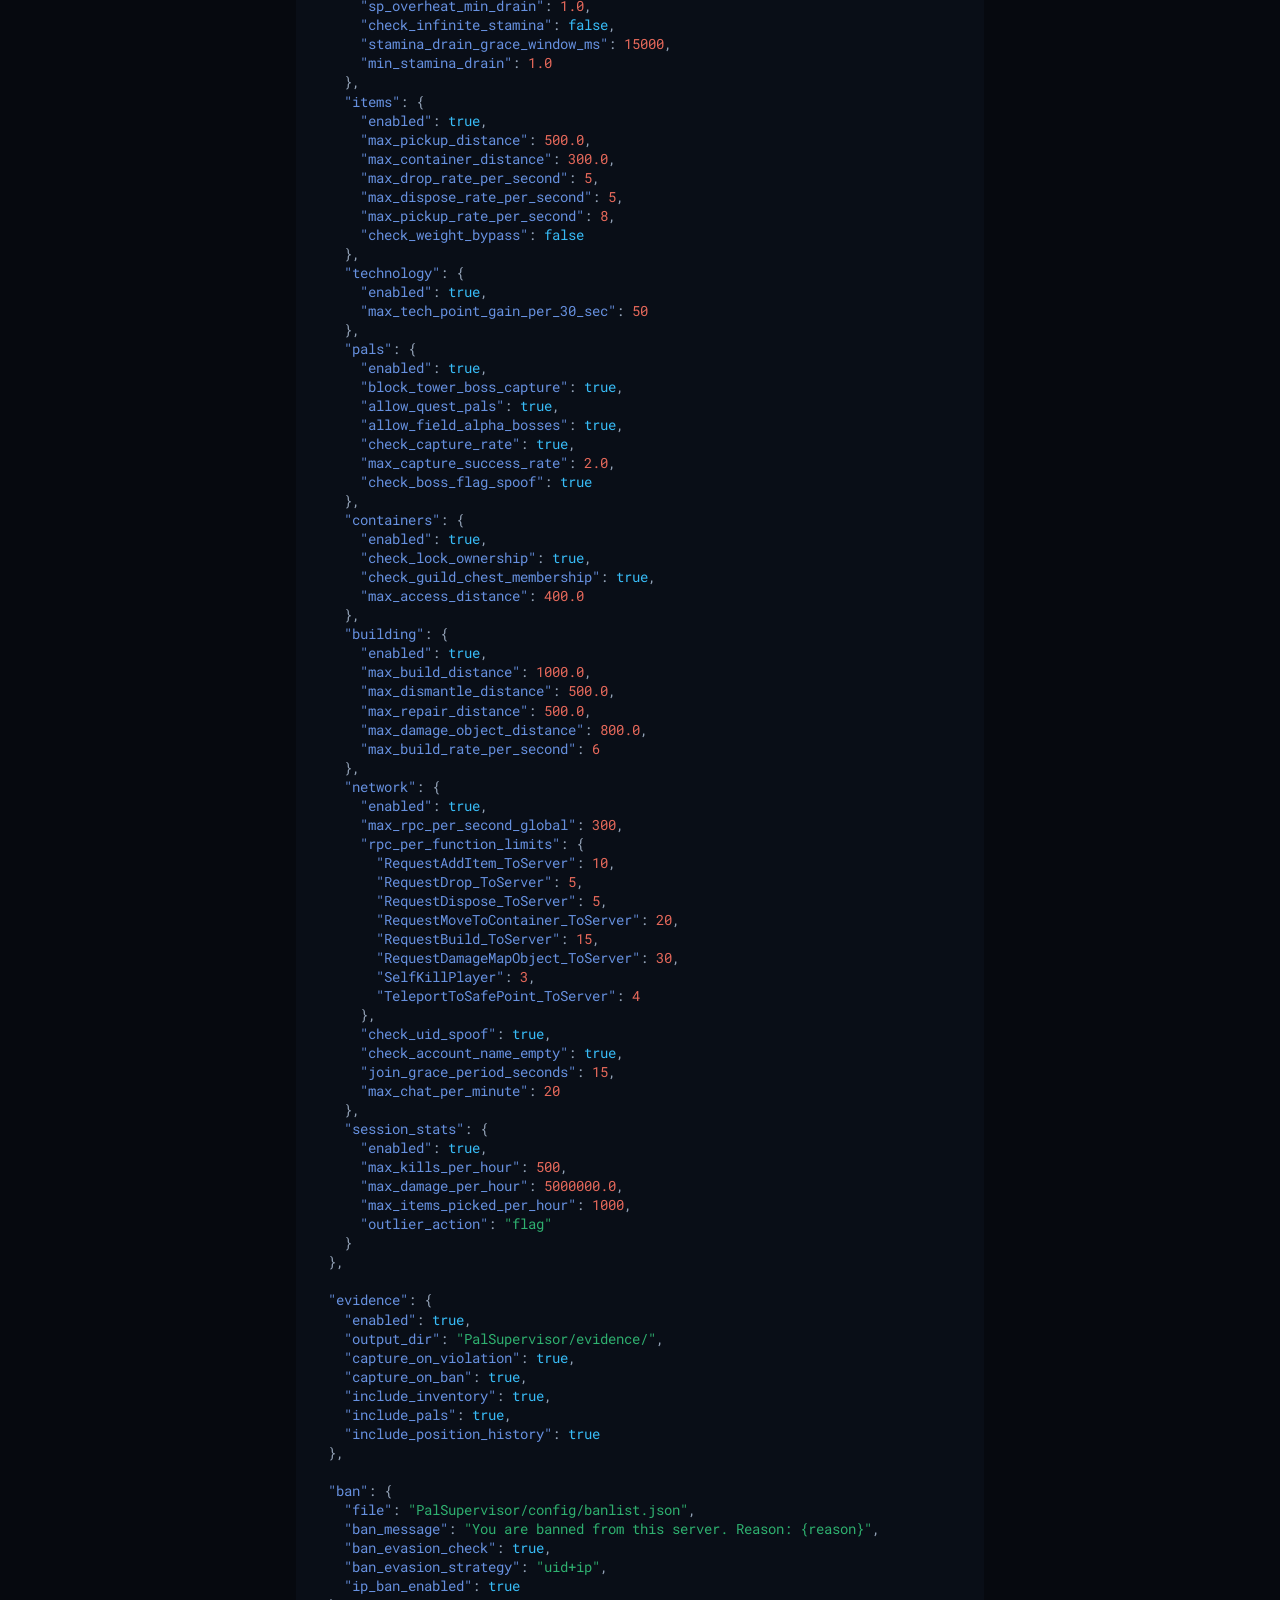
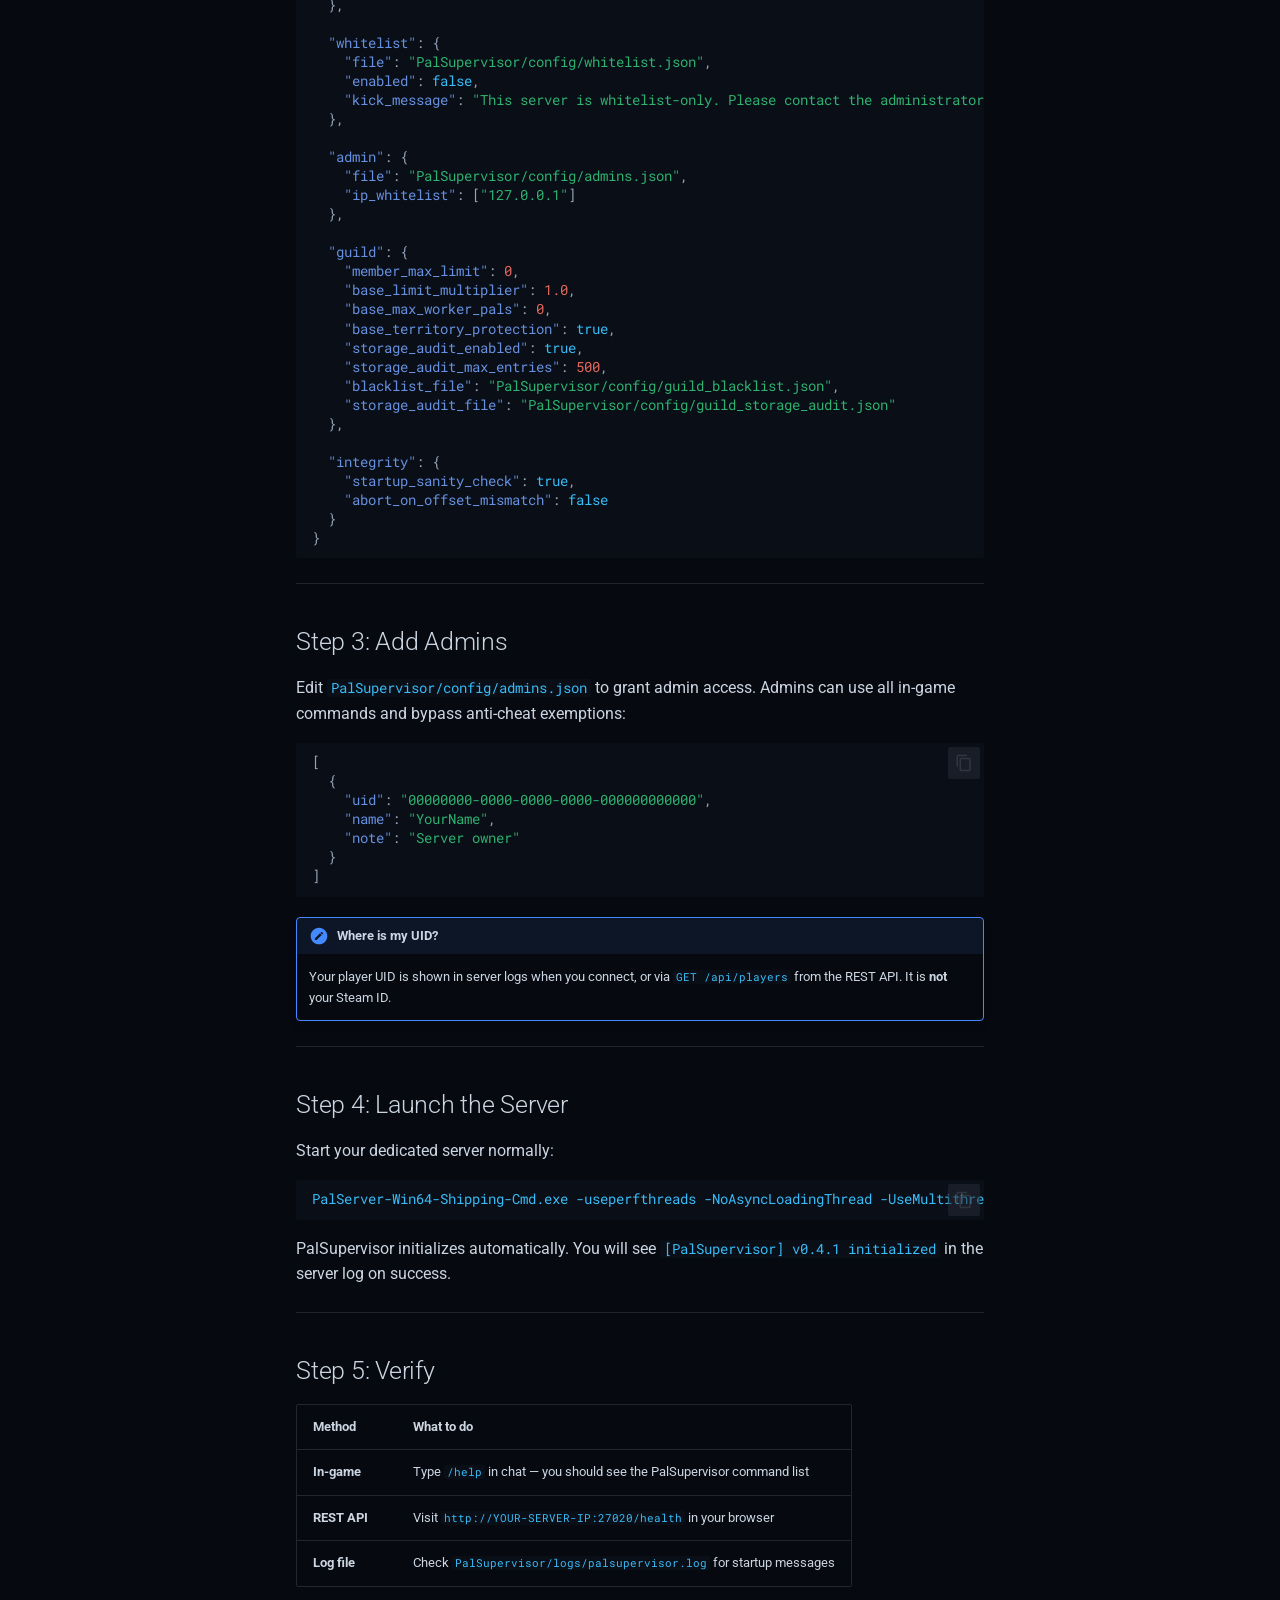
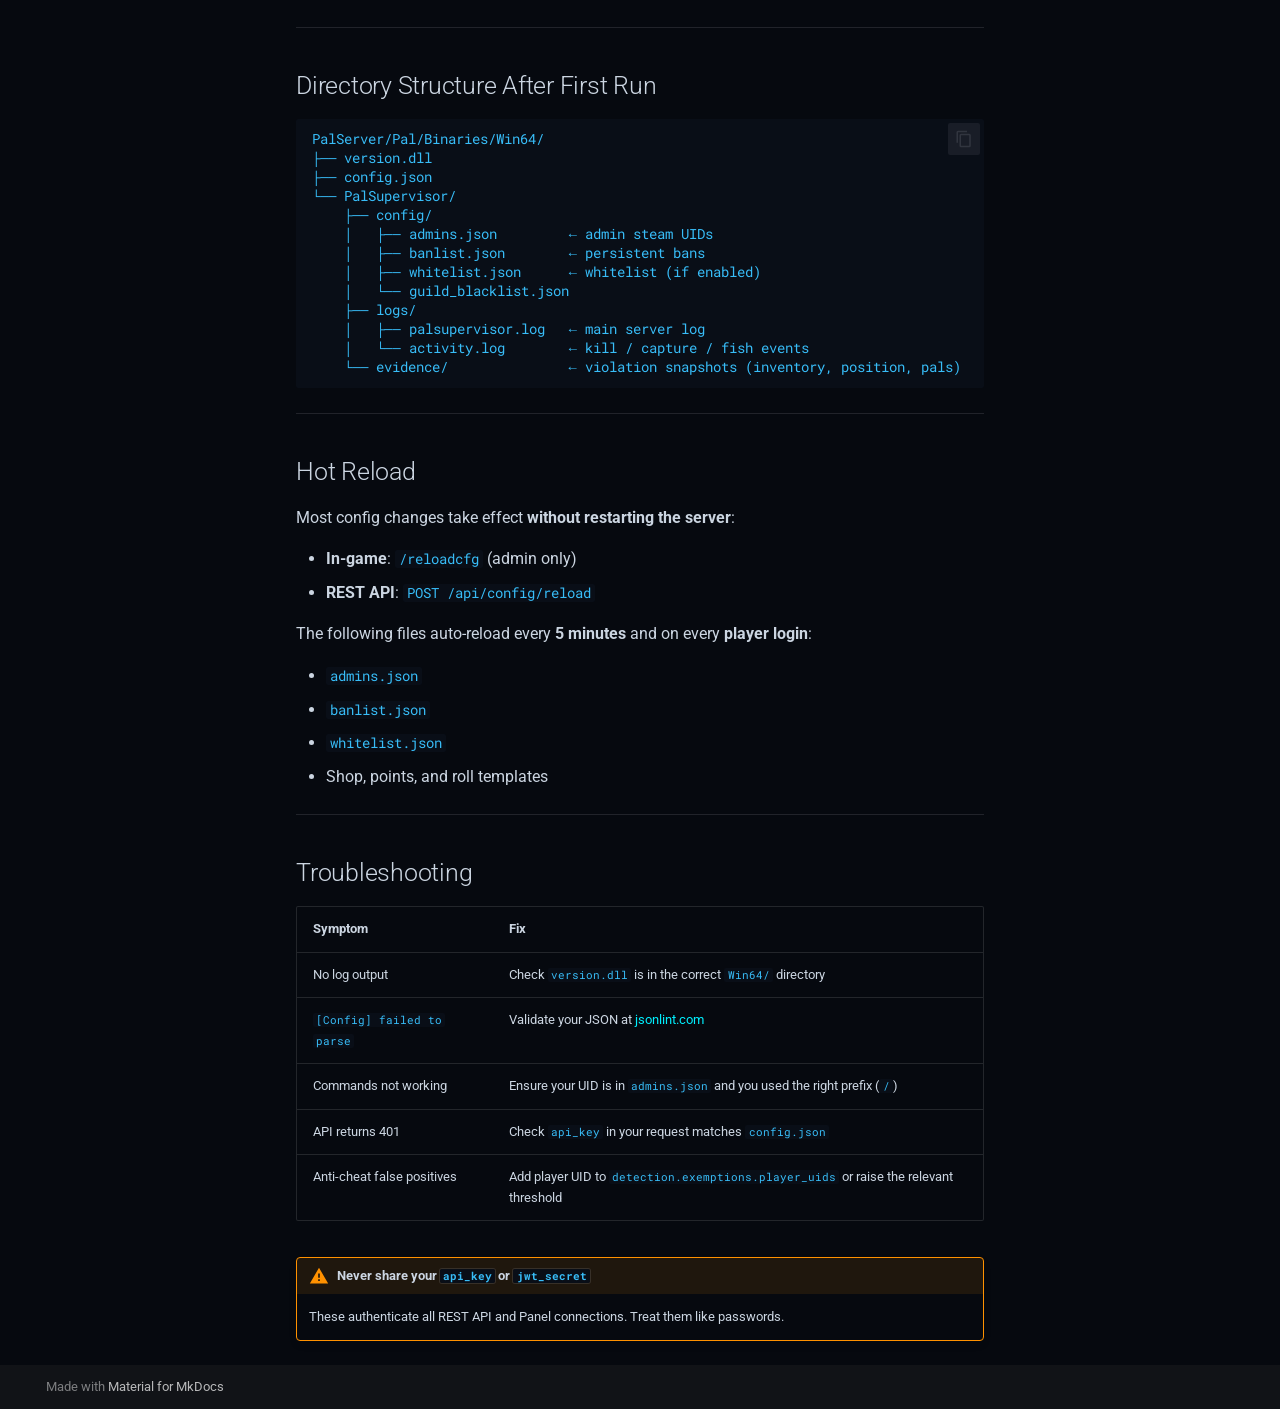
<file: Installation/index.html>
<!doctype html>
<html lang="en" class="no-js">
  <head>
    
      <meta charset="utf-8">
      <meta name="viewport" content="width=device-width,initial-scale=1">
      
        <meta name="description" content="Enterprise Native Supervisor & Anti-Cheat for Palworld Dedicated Servers">
      
      
        <meta name="author" content="PalSupervisor">
      
      
        <link rel="canonical" href="https://palsupervisor.github.io/PalSupervisor-DLL/Installation/">
      
      
        <link rel="prev" href="../Features/">
      
      
        <link rel="next" href="../RESTAPI/">
      
      
        
      
      
      <link rel="icon" href="../assets/images/favicon.png">
      <meta name="generator" content="mkdocs-1.6.1, mkdocs-material-9.7.7">
    
    
      
        <title>Installation - PalSupervisor Wiki</title>
      
    
    
      <link rel="stylesheet" href="../assets/stylesheets/main.ec1eaa64.min.css">
      
        
        <link rel="stylesheet" href="../assets/stylesheets/palette.ab4e12ef.min.css">
      
      


    
    
      
    
    
      
        
        
        <link rel="preconnect" href="https://fonts.gstatic.com" crossorigin>
        <link rel="stylesheet" href="https://fonts.googleapis.com/css?family=Roboto:300,300i,400,400i,700,700i%7CRoboto+Mono:400,400i,700,700i&display=fallback">
        <style>:root{--md-text-font:"Roboto";--md-code-font:"Roboto Mono"}</style>
      
    
    
      <link rel="stylesheet" href="../stylesheets/extra.css">
    
    <script>__md_scope=new URL("..",location),__md_hash=e=>[...e].reduce(((e,_)=>(e<<5)-e+_.charCodeAt(0)),0),__md_get=(e,_=localStorage,t=__md_scope)=>JSON.parse(_.getItem(t.pathname+"."+e)),__md_set=(e,_,t=localStorage,a=__md_scope)=>{try{t.setItem(a.pathname+"."+e,JSON.stringify(_))}catch(e){}}</script>
    
      

    
    
  </head>
  
  
    
    
      
    
    
    
    
    <body dir="ltr" data-md-color-scheme="slate" data-md-color-primary="custom" data-md-color-accent="custom">
  
    
    <input class="md-toggle" data-md-toggle="drawer" type="checkbox" id="__drawer" autocomplete="off">
    <input class="md-toggle" data-md-toggle="search" type="checkbox" id="__search" autocomplete="off">
    <label class="md-overlay" for="__drawer"></label>
    <div data-md-component="skip">
      
        
        <a href="#installation-guide" class="md-skip">
          Skip to content
        </a>
      
    </div>
    <div data-md-component="announce">
      
    </div>
    
    
      

<header class="md-header" data-md-component="header">
  <nav class="md-header__inner md-grid" aria-label="Header">
    <a href=".." title="PalSupervisor Wiki" class="md-header__button md-logo" aria-label="PalSupervisor Wiki" data-md-component="logo">
      
  
  <svg xmlns="http://www.w3.org/2000/svg" viewBox="0 0 24 24"><path d="M12 8a3 3 0 0 0 3-3 3 3 0 0 0-3-3 3 3 0 0 0-3 3 3 3 0 0 0 3 3m0 3.54C9.64 9.35 6.5 8 3 8v11c3.5 0 6.64 1.35 9 3.54 2.36-2.19 5.5-3.54 9-3.54V8c-3.5 0-6.64 1.35-9 3.54"/></svg>

    </a>
    <label class="md-header__button md-icon" for="__drawer">
      
      <svg xmlns="http://www.w3.org/2000/svg" viewBox="0 0 24 24"><path d="M3 6h18v2H3zm0 5h18v2H3zm0 5h18v2H3z"/></svg>
    </label>
    <div class="md-header__title" data-md-component="header-title">
      <div class="md-header__ellipsis">
        <div class="md-header__topic">
          <span class="md-ellipsis">
            PalSupervisor Wiki
          </span>
        </div>
        <div class="md-header__topic" data-md-component="header-topic">
          <span class="md-ellipsis">
            
              Installation
            
          </span>
        </div>
      </div>
    </div>
    
      
        <form class="md-header__option" data-md-component="palette">
  
    
    
    
    <input class="md-option" data-md-color-media="" data-md-color-scheme="slate" data-md-color-primary="custom" data-md-color-accent="custom"  aria-label="Switch to light mode"  type="radio" name="__palette" id="__palette_0">
    
      <label class="md-header__button md-icon" title="Switch to light mode" for="__palette_1" hidden>
        <svg xmlns="http://www.w3.org/2000/svg" viewBox="0 0 24 24"><path d="M12 18c-.89 0-1.74-.2-2.5-.55C11.56 16.5 13 14.42 13 12s-1.44-4.5-3.5-5.45C10.26 6.2 11.11 6 12 6a6 6 0 0 1 6 6 6 6 0 0 1-6 6m8-9.31V4h-4.69L12 .69 8.69 4H4v4.69L.69 12 4 15.31V20h4.69L12 23.31 15.31 20H20v-4.69L23.31 12z"/></svg>
      </label>
    
  
    
    
    
    <input class="md-option" data-md-color-media="" data-md-color-scheme="default" data-md-color-primary="custom" data-md-color-accent="custom"  aria-label="Switch to dark mode"  type="radio" name="__palette" id="__palette_1">
    
      <label class="md-header__button md-icon" title="Switch to dark mode" for="__palette_0" hidden>
        <svg xmlns="http://www.w3.org/2000/svg" viewBox="0 0 24 24"><path d="M12 8a4 4 0 0 0-4 4 4 4 0 0 0 4 4 4 4 0 0 0 4-4 4 4 0 0 0-4-4m0 10a6 6 0 0 1-6-6 6 6 0 0 1 6-6 6 6 0 0 1 6 6 6 6 0 0 1-6 6m8-9.31V4h-4.69L12 .69 8.69 4H4v4.69L.69 12 4 15.31V20h4.69L12 23.31 15.31 20H20v-4.69L23.31 12z"/></svg>
      </label>
    
  
</form>
      
    
    
      <script>var palette=__md_get("__palette");if(palette&&palette.color){if("(prefers-color-scheme)"===palette.color.media){var media=matchMedia("(prefers-color-scheme: light)"),input=document.querySelector(media.matches?"[data-md-color-media='(prefers-color-scheme: light)']":"[data-md-color-media='(prefers-color-scheme: dark)']");palette.color.media=input.getAttribute("data-md-color-media"),palette.color.scheme=input.getAttribute("data-md-color-scheme"),palette.color.primary=input.getAttribute("data-md-color-primary"),palette.color.accent=input.getAttribute("data-md-color-accent")}for(var[key,value]of Object.entries(palette.color))document.body.setAttribute("data-md-color-"+key,value)}</script>
    
    
    
      
      
        <label class="md-header__button md-icon" for="__search">
          
          <svg xmlns="http://www.w3.org/2000/svg" viewBox="0 0 24 24"><path d="M9.5 3A6.5 6.5 0 0 1 16 9.5c0 1.61-.59 3.09-1.56 4.23l.27.27h.79l5 5-1.5 1.5-5-5v-.79l-.27-.27A6.52 6.52 0 0 1 9.5 16 6.5 6.5 0 0 1 3 9.5 6.5 6.5 0 0 1 9.5 3m0 2C7 5 5 7 5 9.5S7 14 9.5 14 14 12 14 9.5 12 5 9.5 5"/></svg>
        </label>
        <div class="md-search" data-md-component="search" role="dialog">
  <label class="md-search__overlay" for="__search"></label>
  <div class="md-search__inner" role="search">
    <form class="md-search__form" name="search">
      <input type="text" class="md-search__input" name="query" aria-label="Search" placeholder="Search" autocapitalize="off" autocorrect="off" autocomplete="off" spellcheck="false" data-md-component="search-query" required>
      <label class="md-search__icon md-icon" for="__search">
        
        <svg xmlns="http://www.w3.org/2000/svg" viewBox="0 0 24 24"><path d="M9.5 3A6.5 6.5 0 0 1 16 9.5c0 1.61-.59 3.09-1.56 4.23l.27.27h.79l5 5-1.5 1.5-5-5v-.79l-.27-.27A6.52 6.52 0 0 1 9.5 16 6.5 6.5 0 0 1 3 9.5 6.5 6.5 0 0 1 9.5 3m0 2C7 5 5 7 5 9.5S7 14 9.5 14 14 12 14 9.5 12 5 9.5 5"/></svg>
        
        <svg xmlns="http://www.w3.org/2000/svg" viewBox="0 0 24 24"><path d="M20 11v2H8l5.5 5.5-1.42 1.42L4.16 12l7.92-7.92L13.5 5.5 8 11z"/></svg>
      </label>
      <nav class="md-search__options" aria-label="Search">
        
          <a href="javascript:void(0)" class="md-search__icon md-icon" title="Share" aria-label="Share" data-clipboard data-clipboard-text="" data-md-component="search-share" tabindex="-1">
            
            <svg xmlns="http://www.w3.org/2000/svg" viewBox="0 0 24 24"><path d="M18 16.08c-.76 0-1.44.3-1.96.77L8.91 12.7c.05-.23.09-.46.09-.7s-.04-.47-.09-.7l7.05-4.11c.54.5 1.25.81 2.04.81a3 3 0 0 0 3-3 3 3 0 0 0-3-3 3 3 0 0 0-3 3c0 .24.04.47.09.7L8.04 9.81C7.5 9.31 6.79 9 6 9a3 3 0 0 0-3 3 3 3 0 0 0 3 3c.79 0 1.5-.31 2.04-.81l7.12 4.15c-.05.21-.08.43-.08.66 0 1.61 1.31 2.91 2.92 2.91s2.92-1.3 2.92-2.91A2.92 2.92 0 0 0 18 16.08"/></svg>
          </a>
        
        <button type="reset" class="md-search__icon md-icon" title="Clear" aria-label="Clear" tabindex="-1">
          
          <svg xmlns="http://www.w3.org/2000/svg" viewBox="0 0 24 24"><path d="M19 6.41 17.59 5 12 10.59 6.41 5 5 6.41 10.59 12 5 17.59 6.41 19 12 13.41 17.59 19 19 17.59 13.41 12z"/></svg>
        </button>
      </nav>
      
        <div class="md-search__suggest" data-md-component="search-suggest"></div>
      
    </form>
    <div class="md-search__output">
      <div class="md-search__scrollwrap" tabindex="0" data-md-scrollfix>
        <div class="md-search-result" data-md-component="search-result">
          <div class="md-search-result__meta">
            Initializing search
          </div>
          <ol class="md-search-result__list" role="presentation"></ol>
        </div>
      </div>
    </div>
  </div>
</div>
      
    
    
      <div class="md-header__source">
        <a href="https://github.com/PalSupervisor/PalSupervisor-DLL" title="Go to repository" class="md-source" data-md-component="source">
  <div class="md-source__icon md-icon">
    
    <svg xmlns="http://www.w3.org/2000/svg" viewBox="0 0 448 512"><!--! Font Awesome Free 7.1.0 by @fontawesome - https://fontawesome.com License - https://fontawesome.com/license/free (Icons: CC BY 4.0, Fonts: SIL OFL 1.1, Code: MIT License) Copyright 2025 Fonticons, Inc.--><path d="M439.6 236.1 244 40.5c-5.4-5.5-12.8-8.5-20.4-8.5s-15 3-20.4 8.4L162.5 81l51.5 51.5c27.1-9.1 52.7 16.8 43.4 43.7l49.7 49.7c34.2-11.8 61.2 31 35.5 56.7-26.5 26.5-70.2-2.9-56-37.3L240.3 199v121.9c25.3 12.5 22.3 41.8 9.1 55-6.4 6.4-15.2 10.1-24.3 10.1s-17.8-3.6-24.3-10.1c-17.6-17.6-11.1-46.9 11.2-56v-123c-20.8-8.5-24.6-30.7-18.6-45L142.6 101 8.5 235.1C3 240.6 0 247.9 0 255.5s3 15 8.5 20.4l195.6 195.7c5.4 5.4 12.7 8.4 20.4 8.4s15-3 20.4-8.4l194.7-194.7c5.4-5.4 8.4-12.8 8.4-20.4s-3-15-8.4-20.4"/></svg>
  </div>
  <div class="md-source__repository">
    PalSupervisor/PalSupervisor-DLL
  </div>
</a>
      </div>
    
  </nav>
  
</header>
    
    <div class="md-container" data-md-component="container">
      
      
        
          
            
<nav class="md-tabs" aria-label="Tabs" data-md-component="tabs">
  <div class="md-grid">
    <ul class="md-tabs__list">
      
        
  
  
  
  
    <li class="md-tabs__item">
      <a href=".." class="md-tabs__link">
        
  
  
    
  
  Home

      </a>
    </li>
  

      
        
  
  
  
  
    <li class="md-tabs__item">
      <a href="../Commands/" class="md-tabs__link">
        
  
  
    
  
  Commands

      </a>
    </li>
  

      
        
  
  
  
  
    <li class="md-tabs__item">
      <a href="../Features/" class="md-tabs__link">
        
  
  
    
  
  Features

      </a>
    </li>
  

      
        
  
  
  
    
  
  
    <li class="md-tabs__item md-tabs__item--active">
      <a href="./" class="md-tabs__link">
        
  
  
    
  
  Installation

      </a>
    </li>
  

      
        
  
  
  
  
    <li class="md-tabs__item">
      <a href="../RESTAPI/" class="md-tabs__link">
        
  
  
    
  
  REST API

      </a>
    </li>
  

      
    </ul>
  </div>
</nav>
          
        
      
      <main class="md-main" data-md-component="main">
        <div class="md-main__inner md-grid">
          
            
              
              <div class="md-sidebar md-sidebar--primary" data-md-component="sidebar" data-md-type="navigation" >
                <div class="md-sidebar__scrollwrap">
                  <div class="md-sidebar__inner">
                    


  


<nav class="md-nav md-nav--primary md-nav--lifted" aria-label="Navigation" data-md-level="0">
  <label class="md-nav__title" for="__drawer">
    <a href=".." title="PalSupervisor Wiki" class="md-nav__button md-logo" aria-label="PalSupervisor Wiki" data-md-component="logo">
      
  
  <svg xmlns="http://www.w3.org/2000/svg" viewBox="0 0 24 24"><path d="M12 8a3 3 0 0 0 3-3 3 3 0 0 0-3-3 3 3 0 0 0-3 3 3 3 0 0 0 3 3m0 3.54C9.64 9.35 6.5 8 3 8v11c3.5 0 6.64 1.35 9 3.54 2.36-2.19 5.5-3.54 9-3.54V8c-3.5 0-6.64 1.35-9 3.54"/></svg>

    </a>
    PalSupervisor Wiki
  </label>
  
    <div class="md-nav__source">
      <a href="https://github.com/PalSupervisor/PalSupervisor-DLL" title="Go to repository" class="md-source" data-md-component="source">
  <div class="md-source__icon md-icon">
    
    <svg xmlns="http://www.w3.org/2000/svg" viewBox="0 0 448 512"><!--! Font Awesome Free 7.1.0 by @fontawesome - https://fontawesome.com License - https://fontawesome.com/license/free (Icons: CC BY 4.0, Fonts: SIL OFL 1.1, Code: MIT License) Copyright 2025 Fonticons, Inc.--><path d="M439.6 236.1 244 40.5c-5.4-5.5-12.8-8.5-20.4-8.5s-15 3-20.4 8.4L162.5 81l51.5 51.5c27.1-9.1 52.7 16.8 43.4 43.7l49.7 49.7c34.2-11.8 61.2 31 35.5 56.7-26.5 26.5-70.2-2.9-56-37.3L240.3 199v121.9c25.3 12.5 22.3 41.8 9.1 55-6.4 6.4-15.2 10.1-24.3 10.1s-17.8-3.6-24.3-10.1c-17.6-17.6-11.1-46.9 11.2-56v-123c-20.8-8.5-24.6-30.7-18.6-45L142.6 101 8.5 235.1C3 240.6 0 247.9 0 255.5s3 15 8.5 20.4l195.6 195.7c5.4 5.4 12.7 8.4 20.4 8.4s15-3 20.4-8.4l194.7-194.7c5.4-5.4 8.4-12.8 8.4-20.4s-3-15-8.4-20.4"/></svg>
  </div>
  <div class="md-source__repository">
    PalSupervisor/PalSupervisor-DLL
  </div>
</a>
    </div>
  
  <ul class="md-nav__list" data-md-scrollfix>
    
      
      
  
  
  
  
    <li class="md-nav__item">
      <a href=".." class="md-nav__link">
        
  
  
  <span class="md-ellipsis">
    
  
    Home
  

    
  </span>
  
  

      </a>
    </li>
  

    
      
      
  
  
  
  
    <li class="md-nav__item">
      <a href="../Commands/" class="md-nav__link">
        
  
  
  <span class="md-ellipsis">
    
  
    Commands
  

    
  </span>
  
  

      </a>
    </li>
  

    
      
      
  
  
  
  
    <li class="md-nav__item">
      <a href="../Features/" class="md-nav__link">
        
  
  
  <span class="md-ellipsis">
    
  
    Features
  

    
  </span>
  
  

      </a>
    </li>
  

    
      
      
  
  
    
  
  
  
    <li class="md-nav__item md-nav__item--active">
      
      <input class="md-nav__toggle md-toggle" type="checkbox" id="__toc">
      
      
        
      
      
        <label class="md-nav__link md-nav__link--active" for="__toc">
          
  
  
  <span class="md-ellipsis">
    
  
    Installation
  

    
  </span>
  
  

          <span class="md-nav__icon md-icon"></span>
        </label>
      
      <a href="./" class="md-nav__link md-nav__link--active">
        
  
  
  <span class="md-ellipsis">
    
  
    Installation
  

    
  </span>
  
  

      </a>
      
        

<nav class="md-nav md-nav--secondary" aria-label="Table of contents">
  
  
  
    
  
  
    <label class="md-nav__title" for="__toc">
      <span class="md-nav__icon md-icon"></span>
      Table of contents
    </label>
    <ul class="md-nav__list" data-md-component="toc" data-md-scrollfix>
      
        <li class="md-nav__item">
  <a href="#requirements" class="md-nav__link">
    <span class="md-ellipsis">
      
        Requirements
      
    </span>
  </a>
  
</li>
      
        <li class="md-nav__item">
  <a href="#step-1-deploy-versiondll" class="md-nav__link">
    <span class="md-ellipsis">
      
        Step 1: Deploy version.dll
      
    </span>
  </a>
  
</li>
      
        <li class="md-nav__item">
  <a href="#step-2-configure-configjson" class="md-nav__link">
    <span class="md-ellipsis">
      
        Step 2: Configure config.json
      
    </span>
  </a>
  
    <nav class="md-nav" aria-label="Step 2: Configure config.json">
      <ul class="md-nav__list">
        
          <li class="md-nav__item">
  <a href="#minimal-starter-config" class="md-nav__link">
    <span class="md-ellipsis">
      
        Minimal Starter Config
      
    </span>
  </a>
  
</li>
        
          <li class="md-nav__item">
  <a href="#full-default-config-reference" class="md-nav__link">
    <span class="md-ellipsis">
      
        Full Default Config Reference
      
    </span>
  </a>
  
</li>
        
      </ul>
    </nav>
  
</li>
      
        <li class="md-nav__item">
  <a href="#step-3-add-admins" class="md-nav__link">
    <span class="md-ellipsis">
      
        Step 3: Add Admins
      
    </span>
  </a>
  
</li>
      
        <li class="md-nav__item">
  <a href="#step-4-launch-the-server" class="md-nav__link">
    <span class="md-ellipsis">
      
        Step 4: Launch the Server
      
    </span>
  </a>
  
</li>
      
        <li class="md-nav__item">
  <a href="#step-5-verify" class="md-nav__link">
    <span class="md-ellipsis">
      
        Step 5: Verify
      
    </span>
  </a>
  
</li>
      
        <li class="md-nav__item">
  <a href="#directory-structure-after-first-run" class="md-nav__link">
    <span class="md-ellipsis">
      
        Directory Structure After First Run
      
    </span>
  </a>
  
</li>
      
        <li class="md-nav__item">
  <a href="#hot-reload" class="md-nav__link">
    <span class="md-ellipsis">
      
        Hot Reload
      
    </span>
  </a>
  
</li>
      
        <li class="md-nav__item">
  <a href="#troubleshooting" class="md-nav__link">
    <span class="md-ellipsis">
      
        Troubleshooting
      
    </span>
  </a>
  
</li>
      
    </ul>
  
</nav>
      
    </li>
  

    
      
      
  
  
  
  
    <li class="md-nav__item">
      <a href="../RESTAPI/" class="md-nav__link">
        
  
  
  <span class="md-ellipsis">
    
  
    REST API
  

    
  </span>
  
  

      </a>
    </li>
  

    
  </ul>
</nav>
                  </div>
                </div>
              </div>
            
            
              
              <div class="md-sidebar md-sidebar--secondary" data-md-component="sidebar" data-md-type="toc" >
                <div class="md-sidebar__scrollwrap">
                  <div class="md-sidebar__inner">
                    

<nav class="md-nav md-nav--secondary" aria-label="Table of contents">
  
  
  
    
  
  
    <label class="md-nav__title" for="__toc">
      <span class="md-nav__icon md-icon"></span>
      Table of contents
    </label>
    <ul class="md-nav__list" data-md-component="toc" data-md-scrollfix>
      
        <li class="md-nav__item">
  <a href="#requirements" class="md-nav__link">
    <span class="md-ellipsis">
      
        Requirements
      
    </span>
  </a>
  
</li>
      
        <li class="md-nav__item">
  <a href="#step-1-deploy-versiondll" class="md-nav__link">
    <span class="md-ellipsis">
      
        Step 1: Deploy version.dll
      
    </span>
  </a>
  
</li>
      
        <li class="md-nav__item">
  <a href="#step-2-configure-configjson" class="md-nav__link">
    <span class="md-ellipsis">
      
        Step 2: Configure config.json
      
    </span>
  </a>
  
    <nav class="md-nav" aria-label="Step 2: Configure config.json">
      <ul class="md-nav__list">
        
          <li class="md-nav__item">
  <a href="#minimal-starter-config" class="md-nav__link">
    <span class="md-ellipsis">
      
        Minimal Starter Config
      
    </span>
  </a>
  
</li>
        
          <li class="md-nav__item">
  <a href="#full-default-config-reference" class="md-nav__link">
    <span class="md-ellipsis">
      
        Full Default Config Reference
      
    </span>
  </a>
  
</li>
        
      </ul>
    </nav>
  
</li>
      
        <li class="md-nav__item">
  <a href="#step-3-add-admins" class="md-nav__link">
    <span class="md-ellipsis">
      
        Step 3: Add Admins
      
    </span>
  </a>
  
</li>
      
        <li class="md-nav__item">
  <a href="#step-4-launch-the-server" class="md-nav__link">
    <span class="md-ellipsis">
      
        Step 4: Launch the Server
      
    </span>
  </a>
  
</li>
      
        <li class="md-nav__item">
  <a href="#step-5-verify" class="md-nav__link">
    <span class="md-ellipsis">
      
        Step 5: Verify
      
    </span>
  </a>
  
</li>
      
        <li class="md-nav__item">
  <a href="#directory-structure-after-first-run" class="md-nav__link">
    <span class="md-ellipsis">
      
        Directory Structure After First Run
      
    </span>
  </a>
  
</li>
      
        <li class="md-nav__item">
  <a href="#hot-reload" class="md-nav__link">
    <span class="md-ellipsis">
      
        Hot Reload
      
    </span>
  </a>
  
</li>
      
        <li class="md-nav__item">
  <a href="#troubleshooting" class="md-nav__link">
    <span class="md-ellipsis">
      
        Troubleshooting
      
    </span>
  </a>
  
</li>
      
    </ul>
  
</nav>
                  </div>
                </div>
              </div>
            
          
          
            <div class="md-content" data-md-component="content">
              
              <article class="md-content__inner md-typeset">
                
                  


  
  


<h1 id="installation-guide">Installation Guide</h1>
<p>PalSupervisor requires <strong>no external mod loaders, UE4SS, or complex dependencies</strong> — drop a single DLL and a config file, and it's live.</p>
<hr />
<h2 id="requirements">Requirements</h2>
<ul>
<li>Palworld Dedicated Server for Windows (<code>PalServer-Win64-Shipping-Cmd.exe</code>)</li>
<li>A valid <strong>License Key</strong> (contact PalSupervisor to obtain one)</li>
<li>The <code>version.dll</code> binary and your <code>config.json</code></li>
</ul>
<hr />
<h2 id="step-1-deploy-versiondll">Step 1: Deploy <code>version.dll</code></h2>
<p>Copy <code>version.dll</code> directly into the PalServer binary directory:</p>
<div class="highlight"><pre><span></span><code><a id="__codelineno-0-1" name="__codelineno-0-1" href="#__codelineno-0-1"></a>PalServer/
<a id="__codelineno-0-2" name="__codelineno-0-2" href="#__codelineno-0-2"></a>└── Pal/
<a id="__codelineno-0-3" name="__codelineno-0-3" href="#__codelineno-0-3"></a>    └── Binaries/
<a id="__codelineno-0-4" name="__codelineno-0-4" href="#__codelineno-0-4"></a>        └── Win64/
<a id="__codelineno-0-5" name="__codelineno-0-5" href="#__codelineno-0-5"></a>            ├── PalServer-Win64-Shipping-Cmd.exe  ← server executable
<a id="__codelineno-0-6" name="__codelineno-0-6" href="#__codelineno-0-6"></a>            ├── version.dll                        ← place here
<a id="__codelineno-0-7" name="__codelineno-0-7" href="#__codelineno-0-7"></a>            └── config.json                        ← place here
</code></pre></div>
<div class="admonition tip">
<p class="admonition-title">Auto-Generated Config</p>
<p>If <code>config.json</code> is missing on startup, PalSupervisor will generate a full default config at the correct path automatically. You only need to fill in your <strong>license key</strong>, <strong>API key</strong>, and <strong>admin Steam ID(s)</strong>.</p>
</div>
<hr />
<h2 id="step-2-configure-configjson">Step 2: Configure <code>config.json</code></h2>
<p>Place <code>config.json</code> next to the server executable:</p>
<div class="highlight"><pre><span></span><code><a id="__codelineno-1-1" name="__codelineno-1-1" href="#__codelineno-1-1"></a>PalServer/Pal/Binaries/Win64/config.json
</code></pre></div>
<h3 id="minimal-starter-config">Minimal Starter Config</h3>
<p>The only fields you <strong>must</strong> change before launching:</p>
<div class="highlight"><pre><span></span><code><a id="__codelineno-2-1" name="__codelineno-2-1" href="#__codelineno-2-1"></a><span class="p">{</span>
<a id="__codelineno-2-2" name="__codelineno-2-2" href="#__codelineno-2-2"></a><span class="w">  </span><span class="nt">"license_key"</span><span class="p">:</span><span class="w"> </span><span class="s2">"YOUR-LICENSE-KEY"</span><span class="p">,</span>
<a id="__codelineno-2-3" name="__codelineno-2-3" href="#__codelineno-2-3"></a><span class="w">  </span><span class="nt">"api"</span><span class="p">:</span><span class="w"> </span><span class="p">{</span>
<a id="__codelineno-2-4" name="__codelineno-2-4" href="#__codelineno-2-4"></a><span class="w">    </span><span class="nt">"port"</span><span class="p">:</span><span class="w"> </span><span class="mi">27020</span><span class="p">,</span>
<a id="__codelineno-2-5" name="__codelineno-2-5" href="#__codelineno-2-5"></a><span class="w">    </span><span class="nt">"bind"</span><span class="p">:</span><span class="w"> </span><span class="s2">"0.0.0.0"</span><span class="p">,</span>
<a id="__codelineno-2-6" name="__codelineno-2-6" href="#__codelineno-2-6"></a><span class="w">    </span><span class="nt">"api_key"</span><span class="p">:</span><span class="w"> </span><span class="s2">"CHANGE_THIS_NOW"</span><span class="p">,</span>
<a id="__codelineno-2-7" name="__codelineno-2-7" href="#__codelineno-2-7"></a><span class="w">    </span><span class="nt">"jwt_secret"</span><span class="p">:</span><span class="w"> </span><span class="s2">"CHANGE_THIS_SECRET_NOW"</span><span class="p">,</span>
<a id="__codelineno-2-8" name="__codelineno-2-8" href="#__codelineno-2-8"></a><span class="w">    </span><span class="nt">"jwt_expiry_seconds"</span><span class="p">:</span><span class="w"> </span><span class="mi">3600</span>
<a id="__codelineno-2-9" name="__codelineno-2-9" href="#__codelineno-2-9"></a><span class="w">  </span><span class="p">}</span>
<a id="__codelineno-2-10" name="__codelineno-2-10" href="#__codelineno-2-10"></a><span class="p">}</span>
</code></pre></div>
<hr />
<h3 id="full-default-config-reference">Full Default Config Reference</h3>
<p>This is the complete config PalSupervisor auto-generates. All values below are the <strong>factory defaults</strong>:</p>
<div class="highlight"><pre><span></span><code><a id="__codelineno-3-1" name="__codelineno-3-1" href="#__codelineno-3-1"></a><span class="p">{</span>
<a id="__codelineno-3-2" name="__codelineno-3-2" href="#__codelineno-3-2"></a><span class="w">  </span><span class="nt">"license_key"</span><span class="p">:</span><span class="w"> </span><span class="s2">"YOUR-LICENSE-KEY"</span><span class="p">,</span>
<a id="__codelineno-3-3" name="__codelineno-3-3" href="#__codelineno-3-3"></a>
<a id="__codelineno-3-4" name="__codelineno-3-4" href="#__codelineno-3-4"></a><span class="w">  </span><span class="nt">"api"</span><span class="p">:</span><span class="w"> </span><span class="p">{</span>
<a id="__codelineno-3-5" name="__codelineno-3-5" href="#__codelineno-3-5"></a><span class="w">    </span><span class="nt">"port"</span><span class="p">:</span><span class="w"> </span><span class="mi">27020</span><span class="p">,</span>
<a id="__codelineno-3-6" name="__codelineno-3-6" href="#__codelineno-3-6"></a><span class="w">    </span><span class="nt">"bind"</span><span class="p">:</span><span class="w"> </span><span class="s2">"0.0.0.0"</span><span class="p">,</span>
<a id="__codelineno-3-7" name="__codelineno-3-7" href="#__codelineno-3-7"></a><span class="w">    </span><span class="nt">"api_key"</span><span class="p">:</span><span class="w"> </span><span class="s2">"CHANGE_THIS_NOW"</span><span class="p">,</span>
<a id="__codelineno-3-8" name="__codelineno-3-8" href="#__codelineno-3-8"></a><span class="w">    </span><span class="nt">"jwt_secret"</span><span class="p">:</span><span class="w"> </span><span class="s2">"CHANGE_THIS_SECRET_NOW"</span><span class="p">,</span>
<a id="__codelineno-3-9" name="__codelineno-3-9" href="#__codelineno-3-9"></a><span class="w">    </span><span class="nt">"jwt_expiry_seconds"</span><span class="p">:</span><span class="w"> </span><span class="mi">3600</span>
<a id="__codelineno-3-10" name="__codelineno-3-10" href="#__codelineno-3-10"></a><span class="w">  </span><span class="p">},</span>
<a id="__codelineno-3-11" name="__codelineno-3-11" href="#__codelineno-3-11"></a>
<a id="__codelineno-3-12" name="__codelineno-3-12" href="#__codelineno-3-12"></a><span class="w">  </span><span class="nt">"chat"</span><span class="p">:</span><span class="w"> </span><span class="p">{</span>
<a id="__codelineno-3-13" name="__codelineno-3-13" href="#__codelineno-3-13"></a><span class="w">    </span><span class="nt">"command_prefix"</span><span class="p">:</span><span class="w"> </span><span class="s2">"/"</span>
<a id="__codelineno-3-14" name="__codelineno-3-14" href="#__codelineno-3-14"></a><span class="w">  </span><span class="p">},</span>
<a id="__codelineno-3-15" name="__codelineno-3-15" href="#__codelineno-3-15"></a>
<a id="__codelineno-3-16" name="__codelineno-3-16" href="#__codelineno-3-16"></a><span class="w">  </span><span class="nt">"logging"</span><span class="p">:</span><span class="w"> </span><span class="p">{</span>
<a id="__codelineno-3-17" name="__codelineno-3-17" href="#__codelineno-3-17"></a><span class="w">    </span><span class="nt">"file"</span><span class="p">:</span><span class="w"> </span><span class="s2">"PalSupervisor/logs/palsupervisor.log"</span><span class="p">,</span>
<a id="__codelineno-3-18" name="__codelineno-3-18" href="#__codelineno-3-18"></a><span class="w">    </span><span class="nt">"max_size_mb"</span><span class="p">:</span><span class="w"> </span><span class="mi">50</span><span class="p">,</span>
<a id="__codelineno-3-19" name="__codelineno-3-19" href="#__codelineno-3-19"></a><span class="w">    </span><span class="nt">"rotate_count"</span><span class="p">:</span><span class="w"> </span><span class="mi">5</span><span class="p">,</span>
<a id="__codelineno-3-20" name="__codelineno-3-20" href="#__codelineno-3-20"></a><span class="w">    </span><span class="nt">"discord_webhook_url"</span><span class="p">:</span><span class="w"> </span><span class="s2">""</span><span class="p">,</span>
<a id="__codelineno-3-21" name="__codelineno-3-21" href="#__codelineno-3-21"></a><span class="w">    </span><span class="nt">"discord_min_level"</span><span class="p">:</span><span class="w"> </span><span class="s2">"warn"</span>
<a id="__codelineno-3-22" name="__codelineno-3-22" href="#__codelineno-3-22"></a><span class="w">  </span><span class="p">},</span>
<a id="__codelineno-3-23" name="__codelineno-3-23" href="#__codelineno-3-23"></a>
<a id="__codelineno-3-24" name="__codelineno-3-24" href="#__codelineno-3-24"></a><span class="w">  </span><span class="nt">"activity_logging"</span><span class="p">:</span><span class="w"> </span><span class="p">{</span>
<a id="__codelineno-3-25" name="__codelineno-3-25" href="#__codelineno-3-25"></a><span class="w">    </span><span class="nt">"enabled"</span><span class="p">:</span><span class="w"> </span><span class="kc">true</span><span class="p">,</span>
<a id="__codelineno-3-26" name="__codelineno-3-26" href="#__codelineno-3-26"></a><span class="w">    </span><span class="nt">"log_to_console"</span><span class="p">:</span><span class="w"> </span><span class="kc">true</span><span class="p">,</span>
<a id="__codelineno-3-27" name="__codelineno-3-27" href="#__codelineno-3-27"></a><span class="w">    </span><span class="nt">"log_kills"</span><span class="p">:</span><span class="w"> </span><span class="kc">true</span><span class="p">,</span>
<a id="__codelineno-3-28" name="__codelineno-3-28" href="#__codelineno-3-28"></a><span class="w">    </span><span class="nt">"log_captures"</span><span class="p">:</span><span class="w"> </span><span class="kc">true</span><span class="p">,</span>
<a id="__codelineno-3-29" name="__codelineno-3-29" href="#__codelineno-3-29"></a><span class="w">    </span><span class="nt">"boss_only"</span><span class="p">:</span><span class="w"> </span><span class="kc">false</span><span class="p">,</span>
<a id="__codelineno-3-30" name="__codelineno-3-30" href="#__codelineno-3-30"></a><span class="w">    </span><span class="nt">"flag_suspicious"</span><span class="p">:</span><span class="w"> </span><span class="kc">true</span><span class="p">,</span>
<a id="__codelineno-3-31" name="__codelineno-3-31" href="#__codelineno-3-31"></a><span class="w">    </span><span class="nt">"max_legit_damage"</span><span class="p">:</span><span class="w"> </span><span class="mf">500000.0</span><span class="p">,</span>
<a id="__codelineno-3-32" name="__codelineno-3-32" href="#__codelineno-3-32"></a><span class="w">    </span><span class="nt">"log_file_path"</span><span class="p">:</span><span class="w"> </span><span class="s2">"PalSupervisor/logs/activity.log"</span>
<a id="__codelineno-3-33" name="__codelineno-3-33" href="#__codelineno-3-33"></a><span class="w">  </span><span class="p">},</span>
<a id="__codelineno-3-34" name="__codelineno-3-34" href="#__codelineno-3-34"></a>
<a id="__codelineno-3-35" name="__codelineno-3-35" href="#__codelineno-3-35"></a><span class="w">  </span><span class="nt">"detection"</span><span class="p">:</span><span class="w"> </span><span class="p">{</span>
<a id="__codelineno-3-36" name="__codelineno-3-36" href="#__codelineno-3-36"></a><span class="w">    </span><span class="nt">"enabled"</span><span class="p">:</span><span class="w"> </span><span class="kc">true</span><span class="p">,</span>
<a id="__codelineno-3-37" name="__codelineno-3-37" href="#__codelineno-3-37"></a><span class="w">    </span><span class="nt">"tick_interval_ms"</span><span class="p">:</span><span class="w"> </span><span class="mi">500</span><span class="p">,</span>
<a id="__codelineno-3-38" name="__codelineno-3-38" href="#__codelineno-3-38"></a><span class="w">    </span><span class="nt">"position_history_seconds"</span><span class="p">:</span><span class="w"> </span><span class="mi">10</span><span class="p">,</span>
<a id="__codelineno-3-39" name="__codelineno-3-39" href="#__codelineno-3-39"></a><span class="w">    </span><span class="nt">"exemptions"</span><span class="p">:</span><span class="w"> </span><span class="p">{</span>
<a id="__codelineno-3-40" name="__codelineno-3-40" href="#__codelineno-3-40"></a><span class="w">      </span><span class="nt">"player_uids"</span><span class="p">:</span><span class="w"> </span><span class="p">[]</span>
<a id="__codelineno-3-41" name="__codelineno-3-41" href="#__codelineno-3-41"></a><span class="w">    </span><span class="p">},</span>
<a id="__codelineno-3-42" name="__codelineno-3-42" href="#__codelineno-3-42"></a><span class="w">    </span><span class="nt">"violation_policy"</span><span class="p">:</span><span class="w"> </span><span class="p">{</span>
<a id="__codelineno-3-43" name="__codelineno-3-43" href="#__codelineno-3-43"></a><span class="w">      </span><span class="nt">"auto_kick"</span><span class="p">:</span><span class="w"> </span><span class="kc">false</span><span class="p">,</span>
<a id="__codelineno-3-44" name="__codelineno-3-44" href="#__codelineno-3-44"></a><span class="w">      </span><span class="nt">"auto_ban"</span><span class="p">:</span><span class="w"> </span><span class="kc">false</span><span class="p">,</span>
<a id="__codelineno-3-45" name="__codelineno-3-45" href="#__codelineno-3-45"></a><span class="w">      </span><span class="nt">"violation_debounce_seconds"</span><span class="p">:</span><span class="w"> </span><span class="mi">15</span><span class="p">,</span>
<a id="__codelineno-3-46" name="__codelineno-3-46" href="#__codelineno-3-46"></a><span class="w">      </span><span class="nt">"warn_threshold"</span><span class="p">:</span><span class="w"> </span><span class="mi">10</span><span class="p">,</span>
<a id="__codelineno-3-47" name="__codelineno-3-47" href="#__codelineno-3-47"></a><span class="w">      </span><span class="nt">"kick_threshold"</span><span class="p">:</span><span class="w"> </span><span class="mi">20</span><span class="p">,</span>
<a id="__codelineno-3-48" name="__codelineno-3-48" href="#__codelineno-3-48"></a><span class="w">      </span><span class="nt">"ban_threshold"</span><span class="p">:</span><span class="w"> </span><span class="mi">35</span><span class="p">,</span>
<a id="__codelineno-3-49" name="__codelineno-3-49" href="#__codelineno-3-49"></a><span class="w">      </span><span class="nt">"violation_decay_seconds"</span><span class="p">:</span><span class="w"> </span><span class="mi">60</span><span class="p">,</span>
<a id="__codelineno-3-50" name="__codelineno-3-50" href="#__codelineno-3-50"></a><span class="w">      </span><span class="nt">"instant_ban_on_debug_rpc"</span><span class="p">:</span><span class="w"> </span><span class="kc">false</span><span class="p">,</span>
<a id="__codelineno-3-51" name="__codelineno-3-51" href="#__codelineno-3-51"></a><span class="w">      </span><span class="nt">"instant_ban_on_crash_rpc"</span><span class="p">:</span><span class="w"> </span><span class="kc">true</span><span class="p">,</span>
<a id="__codelineno-3-52" name="__codelineno-3-52" href="#__codelineno-3-52"></a><span class="w">      </span><span class="nt">"notify_admins_on_violation"</span><span class="p">:</span><span class="w"> </span><span class="kc">true</span><span class="p">,</span>
<a id="__codelineno-3-53" name="__codelineno-3-53" href="#__codelineno-3-53"></a><span class="w">      </span><span class="nt">"discord_notify_on_ban"</span><span class="p">:</span><span class="w"> </span><span class="kc">false</span>
<a id="__codelineno-3-54" name="__codelineno-3-54" href="#__codelineno-3-54"></a><span class="w">    </span><span class="p">},</span>
<a id="__codelineno-3-55" name="__codelineno-3-55" href="#__codelineno-3-55"></a><span class="w">    </span><span class="nt">"movement"</span><span class="p">:</span><span class="w"> </span><span class="p">{</span>
<a id="__codelineno-3-56" name="__codelineno-3-56" href="#__codelineno-3-56"></a><span class="w">      </span><span class="nt">"enabled"</span><span class="p">:</span><span class="w"> </span><span class="kc">true</span><span class="p">,</span>
<a id="__codelineno-3-57" name="__codelineno-3-57" href="#__codelineno-3-57"></a><span class="w">      </span><span class="nt">"max_walk_speed"</span><span class="p">:</span><span class="w"> </span><span class="mf">1400.0</span><span class="p">,</span>
<a id="__codelineno-3-58" name="__codelineno-3-58" href="#__codelineno-3-58"></a><span class="w">      </span><span class="nt">"max_walk_speed_crouched"</span><span class="p">:</span><span class="w"> </span><span class="mf">600.0</span><span class="p">,</span>
<a id="__codelineno-3-59" name="__codelineno-3-59" href="#__codelineno-3-59"></a><span class="w">      </span><span class="nt">"max_swim_speed"</span><span class="p">:</span><span class="w"> </span><span class="mf">1400.0</span><span class="p">,</span>
<a id="__codelineno-3-60" name="__codelineno-3-60" href="#__codelineno-3-60"></a><span class="w">      </span><span class="nt">"max_fly_speed"</span><span class="p">:</span><span class="w"> </span><span class="mf">6000.0</span><span class="p">,</span>
<a id="__codelineno-3-61" name="__codelineno-3-61" href="#__codelineno-3-61"></a><span class="w">      </span><span class="nt">"max_position_delta_per_tick"</span><span class="p">:</span><span class="w"> </span><span class="mf">5000.0</span><span class="p">,</span>
<a id="__codelineno-3-62" name="__codelineno-3-62" href="#__codelineno-3-62"></a><span class="w">      </span><span class="nt">"max_jump_z_velocity"</span><span class="p">:</span><span class="w"> </span><span class="mf">2500.0</span><span class="p">,</span>
<a id="__codelineno-3-63" name="__codelineno-3-63" href="#__codelineno-3-63"></a><span class="w">      </span><span class="nt">"max_air_dash_count"</span><span class="p">:</span><span class="w"> </span><span class="mi">5</span><span class="p">,</span>
<a id="__codelineno-3-64" name="__codelineno-3-64" href="#__codelineno-3-64"></a><span class="w">      </span><span class="nt">"gravity_scale_min"</span><span class="p">:</span><span class="w"> </span><span class="mf">0.3</span><span class="p">,</span>
<a id="__codelineno-3-65" name="__codelineno-3-65" href="#__codelineno-3-65"></a><span class="w">      </span><span class="nt">"gravity_scale_max"</span><span class="p">:</span><span class="w"> </span><span class="mf">3.0</span><span class="p">,</span>
<a id="__codelineno-3-66" name="__codelineno-3-66" href="#__codelineno-3-66"></a><span class="w">      </span><span class="nt">"teleport_grace_window_ms"</span><span class="p">:</span><span class="w"> </span><span class="mi">2000</span><span class="p">,</span>
<a id="__codelineno-3-67" name="__codelineno-3-67" href="#__codelineno-3-67"></a><span class="w">      </span><span class="nt">"sprint_cap_multiplier_max"</span><span class="p">:</span><span class="w"> </span><span class="mf">3.5</span><span class="p">,</span>
<a id="__codelineno-3-68" name="__codelineno-3-68" href="#__codelineno-3-68"></a><span class="w">      </span><span class="nt">"glider_speed_multiplier_max"</span><span class="p">:</span><span class="w"> </span><span class="mf">4.5</span>
<a id="__codelineno-3-69" name="__codelineno-3-69" href="#__codelineno-3-69"></a><span class="w">    </span><span class="p">},</span>
<a id="__codelineno-3-70" name="__codelineno-3-70" href="#__codelineno-3-70"></a><span class="w">    </span><span class="nt">"combat"</span><span class="p">:</span><span class="w"> </span><span class="p">{</span>
<a id="__codelineno-3-71" name="__codelineno-3-71" href="#__codelineno-3-71"></a><span class="w">      </span><span class="nt">"enabled"</span><span class="p">:</span><span class="w"> </span><span class="kc">true</span><span class="p">,</span>
<a id="__codelineno-3-72" name="__codelineno-3-72" href="#__codelineno-3-72"></a><span class="w">      </span><span class="nt">"max_damage_per_hit"</span><span class="p">:</span><span class="w"> </span><span class="mf">500000.0</span><span class="p">,</span>
<a id="__codelineno-3-73" name="__codelineno-3-73" href="#__codelineno-3-73"></a><span class="w">      </span><span class="nt">"max_attack_up"</span><span class="p">:</span><span class="w"> </span><span class="mf">1000.0</span><span class="p">,</span>
<a id="__codelineno-3-74" name="__codelineno-3-74" href="#__codelineno-3-74"></a><span class="w">      </span><span class="nt">"max_defense_up"</span><span class="p">:</span><span class="w"> </span><span class="mf">1000.0</span><span class="p">,</span>
<a id="__codelineno-3-75" name="__codelineno-3-75" href="#__codelineno-3-75"></a><span class="w">      </span><span class="nt">"min_weapon_swap_time_ms"</span><span class="p">:</span><span class="w"> </span><span class="mi">100</span><span class="p">,</span>
<a id="__codelineno-3-76" name="__codelineno-3-76" href="#__codelineno-3-76"></a><span class="w">      </span><span class="nt">"min_pull_trigger_countdown"</span><span class="p">:</span><span class="w"> </span><span class="mf">0.05</span><span class="p">,</span>
<a id="__codelineno-3-77" name="__codelineno-3-77" href="#__codelineno-3-77"></a><span class="w">      </span><span class="nt">"check_pvp_on_non_pvp_server"</span><span class="p">:</span><span class="w"> </span><span class="kc">true</span>
<a id="__codelineno-3-78" name="__codelineno-3-78" href="#__codelineno-3-78"></a><span class="w">    </span><span class="p">},</span>
<a id="__codelineno-3-79" name="__codelineno-3-79" href="#__codelineno-3-79"></a><span class="w">    </span><span class="nt">"godmode"</span><span class="p">:</span><span class="w"> </span><span class="p">{</span>
<a id="__codelineno-3-80" name="__codelineno-3-80" href="#__codelineno-3-80"></a><span class="w">      </span><span class="nt">"enabled"</span><span class="p">:</span><span class="w"> </span><span class="kc">true</span><span class="p">,</span>
<a id="__codelineno-3-81" name="__codelineno-3-81" href="#__codelineno-3-81"></a><span class="w">      </span><span class="nt">"check_sp_overheat"</span><span class="p">:</span><span class="w"> </span><span class="kc">false</span><span class="p">,</span>
<a id="__codelineno-3-82" name="__codelineno-3-82" href="#__codelineno-3-82"></a><span class="w">      </span><span class="nt">"sp_overheat_window_ms"</span><span class="p">:</span><span class="w"> </span><span class="mi">5000</span><span class="p">,</span>
<a id="__codelineno-3-83" name="__codelineno-3-83" href="#__codelineno-3-83"></a><span class="w">      </span><span class="nt">"sp_overheat_min_drain"</span><span class="p">:</span><span class="w"> </span><span class="mf">1.0</span><span class="p">,</span>
<a id="__codelineno-3-84" name="__codelineno-3-84" href="#__codelineno-3-84"></a><span class="w">      </span><span class="nt">"check_infinite_stamina"</span><span class="p">:</span><span class="w"> </span><span class="kc">false</span><span class="p">,</span>
<a id="__codelineno-3-85" name="__codelineno-3-85" href="#__codelineno-3-85"></a><span class="w">      </span><span class="nt">"stamina_drain_grace_window_ms"</span><span class="p">:</span><span class="w"> </span><span class="mi">15000</span><span class="p">,</span>
<a id="__codelineno-3-86" name="__codelineno-3-86" href="#__codelineno-3-86"></a><span class="w">      </span><span class="nt">"min_stamina_drain"</span><span class="p">:</span><span class="w"> </span><span class="mf">1.0</span>
<a id="__codelineno-3-87" name="__codelineno-3-87" href="#__codelineno-3-87"></a><span class="w">    </span><span class="p">},</span>
<a id="__codelineno-3-88" name="__codelineno-3-88" href="#__codelineno-3-88"></a><span class="w">    </span><span class="nt">"items"</span><span class="p">:</span><span class="w"> </span><span class="p">{</span>
<a id="__codelineno-3-89" name="__codelineno-3-89" href="#__codelineno-3-89"></a><span class="w">      </span><span class="nt">"enabled"</span><span class="p">:</span><span class="w"> </span><span class="kc">true</span><span class="p">,</span>
<a id="__codelineno-3-90" name="__codelineno-3-90" href="#__codelineno-3-90"></a><span class="w">      </span><span class="nt">"max_pickup_distance"</span><span class="p">:</span><span class="w"> </span><span class="mf">500.0</span><span class="p">,</span>
<a id="__codelineno-3-91" name="__codelineno-3-91" href="#__codelineno-3-91"></a><span class="w">      </span><span class="nt">"max_container_distance"</span><span class="p">:</span><span class="w"> </span><span class="mf">300.0</span><span class="p">,</span>
<a id="__codelineno-3-92" name="__codelineno-3-92" href="#__codelineno-3-92"></a><span class="w">      </span><span class="nt">"max_drop_rate_per_second"</span><span class="p">:</span><span class="w"> </span><span class="mi">5</span><span class="p">,</span>
<a id="__codelineno-3-93" name="__codelineno-3-93" href="#__codelineno-3-93"></a><span class="w">      </span><span class="nt">"max_dispose_rate_per_second"</span><span class="p">:</span><span class="w"> </span><span class="mi">5</span><span class="p">,</span>
<a id="__codelineno-3-94" name="__codelineno-3-94" href="#__codelineno-3-94"></a><span class="w">      </span><span class="nt">"max_pickup_rate_per_second"</span><span class="p">:</span><span class="w"> </span><span class="mi">8</span><span class="p">,</span>
<a id="__codelineno-3-95" name="__codelineno-3-95" href="#__codelineno-3-95"></a><span class="w">      </span><span class="nt">"check_weight_bypass"</span><span class="p">:</span><span class="w"> </span><span class="kc">false</span>
<a id="__codelineno-3-96" name="__codelineno-3-96" href="#__codelineno-3-96"></a><span class="w">    </span><span class="p">},</span>
<a id="__codelineno-3-97" name="__codelineno-3-97" href="#__codelineno-3-97"></a><span class="w">    </span><span class="nt">"technology"</span><span class="p">:</span><span class="w"> </span><span class="p">{</span>
<a id="__codelineno-3-98" name="__codelineno-3-98" href="#__codelineno-3-98"></a><span class="w">      </span><span class="nt">"enabled"</span><span class="p">:</span><span class="w"> </span><span class="kc">true</span><span class="p">,</span>
<a id="__codelineno-3-99" name="__codelineno-3-99" href="#__codelineno-3-99"></a><span class="w">      </span><span class="nt">"max_tech_point_gain_per_30_sec"</span><span class="p">:</span><span class="w"> </span><span class="mi">50</span>
<a id="__codelineno-3-100" name="__codelineno-3-100" href="#__codelineno-3-100"></a><span class="w">    </span><span class="p">},</span>
<a id="__codelineno-3-101" name="__codelineno-3-101" href="#__codelineno-3-101"></a><span class="w">    </span><span class="nt">"pals"</span><span class="p">:</span><span class="w"> </span><span class="p">{</span>
<a id="__codelineno-3-102" name="__codelineno-3-102" href="#__codelineno-3-102"></a><span class="w">      </span><span class="nt">"enabled"</span><span class="p">:</span><span class="w"> </span><span class="kc">true</span><span class="p">,</span>
<a id="__codelineno-3-103" name="__codelineno-3-103" href="#__codelineno-3-103"></a><span class="w">      </span><span class="nt">"block_tower_boss_capture"</span><span class="p">:</span><span class="w"> </span><span class="kc">true</span><span class="p">,</span>
<a id="__codelineno-3-104" name="__codelineno-3-104" href="#__codelineno-3-104"></a><span class="w">      </span><span class="nt">"allow_quest_pals"</span><span class="p">:</span><span class="w"> </span><span class="kc">true</span><span class="p">,</span>
<a id="__codelineno-3-105" name="__codelineno-3-105" href="#__codelineno-3-105"></a><span class="w">      </span><span class="nt">"allow_field_alpha_bosses"</span><span class="p">:</span><span class="w"> </span><span class="kc">true</span><span class="p">,</span>
<a id="__codelineno-3-106" name="__codelineno-3-106" href="#__codelineno-3-106"></a><span class="w">      </span><span class="nt">"check_capture_rate"</span><span class="p">:</span><span class="w"> </span><span class="kc">true</span><span class="p">,</span>
<a id="__codelineno-3-107" name="__codelineno-3-107" href="#__codelineno-3-107"></a><span class="w">      </span><span class="nt">"max_capture_success_rate"</span><span class="p">:</span><span class="w"> </span><span class="mf">2.0</span><span class="p">,</span>
<a id="__codelineno-3-108" name="__codelineno-3-108" href="#__codelineno-3-108"></a><span class="w">      </span><span class="nt">"check_boss_flag_spoof"</span><span class="p">:</span><span class="w"> </span><span class="kc">true</span>
<a id="__codelineno-3-109" name="__codelineno-3-109" href="#__codelineno-3-109"></a><span class="w">    </span><span class="p">},</span>
<a id="__codelineno-3-110" name="__codelineno-3-110" href="#__codelineno-3-110"></a><span class="w">    </span><span class="nt">"containers"</span><span class="p">:</span><span class="w"> </span><span class="p">{</span>
<a id="__codelineno-3-111" name="__codelineno-3-111" href="#__codelineno-3-111"></a><span class="w">      </span><span class="nt">"enabled"</span><span class="p">:</span><span class="w"> </span><span class="kc">true</span><span class="p">,</span>
<a id="__codelineno-3-112" name="__codelineno-3-112" href="#__codelineno-3-112"></a><span class="w">      </span><span class="nt">"check_lock_ownership"</span><span class="p">:</span><span class="w"> </span><span class="kc">true</span><span class="p">,</span>
<a id="__codelineno-3-113" name="__codelineno-3-113" href="#__codelineno-3-113"></a><span class="w">      </span><span class="nt">"check_guild_chest_membership"</span><span class="p">:</span><span class="w"> </span><span class="kc">true</span><span class="p">,</span>
<a id="__codelineno-3-114" name="__codelineno-3-114" href="#__codelineno-3-114"></a><span class="w">      </span><span class="nt">"max_access_distance"</span><span class="p">:</span><span class="w"> </span><span class="mf">400.0</span>
<a id="__codelineno-3-115" name="__codelineno-3-115" href="#__codelineno-3-115"></a><span class="w">    </span><span class="p">},</span>
<a id="__codelineno-3-116" name="__codelineno-3-116" href="#__codelineno-3-116"></a><span class="w">    </span><span class="nt">"building"</span><span class="p">:</span><span class="w"> </span><span class="p">{</span>
<a id="__codelineno-3-117" name="__codelineno-3-117" href="#__codelineno-3-117"></a><span class="w">      </span><span class="nt">"enabled"</span><span class="p">:</span><span class="w"> </span><span class="kc">true</span><span class="p">,</span>
<a id="__codelineno-3-118" name="__codelineno-3-118" href="#__codelineno-3-118"></a><span class="w">      </span><span class="nt">"max_build_distance"</span><span class="p">:</span><span class="w"> </span><span class="mf">1000.0</span><span class="p">,</span>
<a id="__codelineno-3-119" name="__codelineno-3-119" href="#__codelineno-3-119"></a><span class="w">      </span><span class="nt">"max_dismantle_distance"</span><span class="p">:</span><span class="w"> </span><span class="mf">500.0</span><span class="p">,</span>
<a id="__codelineno-3-120" name="__codelineno-3-120" href="#__codelineno-3-120"></a><span class="w">      </span><span class="nt">"max_repair_distance"</span><span class="p">:</span><span class="w"> </span><span class="mf">500.0</span><span class="p">,</span>
<a id="__codelineno-3-121" name="__codelineno-3-121" href="#__codelineno-3-121"></a><span class="w">      </span><span class="nt">"max_damage_object_distance"</span><span class="p">:</span><span class="w"> </span><span class="mf">800.0</span><span class="p">,</span>
<a id="__codelineno-3-122" name="__codelineno-3-122" href="#__codelineno-3-122"></a><span class="w">      </span><span class="nt">"max_build_rate_per_second"</span><span class="p">:</span><span class="w"> </span><span class="mi">6</span>
<a id="__codelineno-3-123" name="__codelineno-3-123" href="#__codelineno-3-123"></a><span class="w">    </span><span class="p">},</span>
<a id="__codelineno-3-124" name="__codelineno-3-124" href="#__codelineno-3-124"></a><span class="w">    </span><span class="nt">"network"</span><span class="p">:</span><span class="w"> </span><span class="p">{</span>
<a id="__codelineno-3-125" name="__codelineno-3-125" href="#__codelineno-3-125"></a><span class="w">      </span><span class="nt">"enabled"</span><span class="p">:</span><span class="w"> </span><span class="kc">true</span><span class="p">,</span>
<a id="__codelineno-3-126" name="__codelineno-3-126" href="#__codelineno-3-126"></a><span class="w">      </span><span class="nt">"max_rpc_per_second_global"</span><span class="p">:</span><span class="w"> </span><span class="mi">300</span><span class="p">,</span>
<a id="__codelineno-3-127" name="__codelineno-3-127" href="#__codelineno-3-127"></a><span class="w">      </span><span class="nt">"rpc_per_function_limits"</span><span class="p">:</span><span class="w"> </span><span class="p">{</span>
<a id="__codelineno-3-128" name="__codelineno-3-128" href="#__codelineno-3-128"></a><span class="w">        </span><span class="nt">"RequestAddItem_ToServer"</span><span class="p">:</span><span class="w"> </span><span class="mi">10</span><span class="p">,</span>
<a id="__codelineno-3-129" name="__codelineno-3-129" href="#__codelineno-3-129"></a><span class="w">        </span><span class="nt">"RequestDrop_ToServer"</span><span class="p">:</span><span class="w"> </span><span class="mi">5</span><span class="p">,</span>
<a id="__codelineno-3-130" name="__codelineno-3-130" href="#__codelineno-3-130"></a><span class="w">        </span><span class="nt">"RequestDispose_ToServer"</span><span class="p">:</span><span class="w"> </span><span class="mi">5</span><span class="p">,</span>
<a id="__codelineno-3-131" name="__codelineno-3-131" href="#__codelineno-3-131"></a><span class="w">        </span><span class="nt">"RequestMoveToContainer_ToServer"</span><span class="p">:</span><span class="w"> </span><span class="mi">20</span><span class="p">,</span>
<a id="__codelineno-3-132" name="__codelineno-3-132" href="#__codelineno-3-132"></a><span class="w">        </span><span class="nt">"RequestBuild_ToServer"</span><span class="p">:</span><span class="w"> </span><span class="mi">15</span><span class="p">,</span>
<a id="__codelineno-3-133" name="__codelineno-3-133" href="#__codelineno-3-133"></a><span class="w">        </span><span class="nt">"RequestDamageMapObject_ToServer"</span><span class="p">:</span><span class="w"> </span><span class="mi">30</span><span class="p">,</span>
<a id="__codelineno-3-134" name="__codelineno-3-134" href="#__codelineno-3-134"></a><span class="w">        </span><span class="nt">"SelfKillPlayer"</span><span class="p">:</span><span class="w"> </span><span class="mi">3</span><span class="p">,</span>
<a id="__codelineno-3-135" name="__codelineno-3-135" href="#__codelineno-3-135"></a><span class="w">        </span><span class="nt">"TeleportToSafePoint_ToServer"</span><span class="p">:</span><span class="w"> </span><span class="mi">4</span>
<a id="__codelineno-3-136" name="__codelineno-3-136" href="#__codelineno-3-136"></a><span class="w">      </span><span class="p">},</span>
<a id="__codelineno-3-137" name="__codelineno-3-137" href="#__codelineno-3-137"></a><span class="w">      </span><span class="nt">"check_uid_spoof"</span><span class="p">:</span><span class="w"> </span><span class="kc">true</span><span class="p">,</span>
<a id="__codelineno-3-138" name="__codelineno-3-138" href="#__codelineno-3-138"></a><span class="w">      </span><span class="nt">"check_account_name_empty"</span><span class="p">:</span><span class="w"> </span><span class="kc">true</span><span class="p">,</span>
<a id="__codelineno-3-139" name="__codelineno-3-139" href="#__codelineno-3-139"></a><span class="w">      </span><span class="nt">"join_grace_period_seconds"</span><span class="p">:</span><span class="w"> </span><span class="mi">15</span><span class="p">,</span>
<a id="__codelineno-3-140" name="__codelineno-3-140" href="#__codelineno-3-140"></a><span class="w">      </span><span class="nt">"max_chat_per_minute"</span><span class="p">:</span><span class="w"> </span><span class="mi">20</span>
<a id="__codelineno-3-141" name="__codelineno-3-141" href="#__codelineno-3-141"></a><span class="w">    </span><span class="p">},</span>
<a id="__codelineno-3-142" name="__codelineno-3-142" href="#__codelineno-3-142"></a><span class="w">    </span><span class="nt">"session_stats"</span><span class="p">:</span><span class="w"> </span><span class="p">{</span>
<a id="__codelineno-3-143" name="__codelineno-3-143" href="#__codelineno-3-143"></a><span class="w">      </span><span class="nt">"enabled"</span><span class="p">:</span><span class="w"> </span><span class="kc">true</span><span class="p">,</span>
<a id="__codelineno-3-144" name="__codelineno-3-144" href="#__codelineno-3-144"></a><span class="w">      </span><span class="nt">"max_kills_per_hour"</span><span class="p">:</span><span class="w"> </span><span class="mi">500</span><span class="p">,</span>
<a id="__codelineno-3-145" name="__codelineno-3-145" href="#__codelineno-3-145"></a><span class="w">      </span><span class="nt">"max_damage_per_hour"</span><span class="p">:</span><span class="w"> </span><span class="mf">5000000.0</span><span class="p">,</span>
<a id="__codelineno-3-146" name="__codelineno-3-146" href="#__codelineno-3-146"></a><span class="w">      </span><span class="nt">"max_items_picked_per_hour"</span><span class="p">:</span><span class="w"> </span><span class="mi">1000</span><span class="p">,</span>
<a id="__codelineno-3-147" name="__codelineno-3-147" href="#__codelineno-3-147"></a><span class="w">      </span><span class="nt">"outlier_action"</span><span class="p">:</span><span class="w"> </span><span class="s2">"flag"</span>
<a id="__codelineno-3-148" name="__codelineno-3-148" href="#__codelineno-3-148"></a><span class="w">    </span><span class="p">}</span>
<a id="__codelineno-3-149" name="__codelineno-3-149" href="#__codelineno-3-149"></a><span class="w">  </span><span class="p">},</span>
<a id="__codelineno-3-150" name="__codelineno-3-150" href="#__codelineno-3-150"></a>
<a id="__codelineno-3-151" name="__codelineno-3-151" href="#__codelineno-3-151"></a><span class="w">  </span><span class="nt">"evidence"</span><span class="p">:</span><span class="w"> </span><span class="p">{</span>
<a id="__codelineno-3-152" name="__codelineno-3-152" href="#__codelineno-3-152"></a><span class="w">    </span><span class="nt">"enabled"</span><span class="p">:</span><span class="w"> </span><span class="kc">true</span><span class="p">,</span>
<a id="__codelineno-3-153" name="__codelineno-3-153" href="#__codelineno-3-153"></a><span class="w">    </span><span class="nt">"output_dir"</span><span class="p">:</span><span class="w"> </span><span class="s2">"PalSupervisor/evidence/"</span><span class="p">,</span>
<a id="__codelineno-3-154" name="__codelineno-3-154" href="#__codelineno-3-154"></a><span class="w">    </span><span class="nt">"capture_on_violation"</span><span class="p">:</span><span class="w"> </span><span class="kc">true</span><span class="p">,</span>
<a id="__codelineno-3-155" name="__codelineno-3-155" href="#__codelineno-3-155"></a><span class="w">    </span><span class="nt">"capture_on_ban"</span><span class="p">:</span><span class="w"> </span><span class="kc">true</span><span class="p">,</span>
<a id="__codelineno-3-156" name="__codelineno-3-156" href="#__codelineno-3-156"></a><span class="w">    </span><span class="nt">"include_inventory"</span><span class="p">:</span><span class="w"> </span><span class="kc">true</span><span class="p">,</span>
<a id="__codelineno-3-157" name="__codelineno-3-157" href="#__codelineno-3-157"></a><span class="w">    </span><span class="nt">"include_pals"</span><span class="p">:</span><span class="w"> </span><span class="kc">true</span><span class="p">,</span>
<a id="__codelineno-3-158" name="__codelineno-3-158" href="#__codelineno-3-158"></a><span class="w">    </span><span class="nt">"include_position_history"</span><span class="p">:</span><span class="w"> </span><span class="kc">true</span>
<a id="__codelineno-3-159" name="__codelineno-3-159" href="#__codelineno-3-159"></a><span class="w">  </span><span class="p">},</span>
<a id="__codelineno-3-160" name="__codelineno-3-160" href="#__codelineno-3-160"></a>
<a id="__codelineno-3-161" name="__codelineno-3-161" href="#__codelineno-3-161"></a><span class="w">  </span><span class="nt">"ban"</span><span class="p">:</span><span class="w"> </span><span class="p">{</span>
<a id="__codelineno-3-162" name="__codelineno-3-162" href="#__codelineno-3-162"></a><span class="w">    </span><span class="nt">"file"</span><span class="p">:</span><span class="w"> </span><span class="s2">"PalSupervisor/config/banlist.json"</span><span class="p">,</span>
<a id="__codelineno-3-163" name="__codelineno-3-163" href="#__codelineno-3-163"></a><span class="w">    </span><span class="nt">"ban_message"</span><span class="p">:</span><span class="w"> </span><span class="s2">"You are banned from this server. Reason: {reason}"</span><span class="p">,</span>
<a id="__codelineno-3-164" name="__codelineno-3-164" href="#__codelineno-3-164"></a><span class="w">    </span><span class="nt">"ban_evasion_check"</span><span class="p">:</span><span class="w"> </span><span class="kc">true</span><span class="p">,</span>
<a id="__codelineno-3-165" name="__codelineno-3-165" href="#__codelineno-3-165"></a><span class="w">    </span><span class="nt">"ban_evasion_strategy"</span><span class="p">:</span><span class="w"> </span><span class="s2">"uid+ip"</span><span class="p">,</span>
<a id="__codelineno-3-166" name="__codelineno-3-166" href="#__codelineno-3-166"></a><span class="w">    </span><span class="nt">"ip_ban_enabled"</span><span class="p">:</span><span class="w"> </span><span class="kc">true</span>
<a id="__codelineno-3-167" name="__codelineno-3-167" href="#__codelineno-3-167"></a><span class="w">  </span><span class="p">},</span>
<a id="__codelineno-3-168" name="__codelineno-3-168" href="#__codelineno-3-168"></a>
<a id="__codelineno-3-169" name="__codelineno-3-169" href="#__codelineno-3-169"></a><span class="w">  </span><span class="nt">"whitelist"</span><span class="p">:</span><span class="w"> </span><span class="p">{</span>
<a id="__codelineno-3-170" name="__codelineno-3-170" href="#__codelineno-3-170"></a><span class="w">    </span><span class="nt">"file"</span><span class="p">:</span><span class="w"> </span><span class="s2">"PalSupervisor/config/whitelist.json"</span><span class="p">,</span>
<a id="__codelineno-3-171" name="__codelineno-3-171" href="#__codelineno-3-171"></a><span class="w">    </span><span class="nt">"enabled"</span><span class="p">:</span><span class="w"> </span><span class="kc">false</span><span class="p">,</span>
<a id="__codelineno-3-172" name="__codelineno-3-172" href="#__codelineno-3-172"></a><span class="w">    </span><span class="nt">"kick_message"</span><span class="p">:</span><span class="w"> </span><span class="s2">"This server is whitelist-only. Please contact the administrator to gain access."</span>
<a id="__codelineno-3-173" name="__codelineno-3-173" href="#__codelineno-3-173"></a><span class="w">  </span><span class="p">},</span>
<a id="__codelineno-3-174" name="__codelineno-3-174" href="#__codelineno-3-174"></a>
<a id="__codelineno-3-175" name="__codelineno-3-175" href="#__codelineno-3-175"></a><span class="w">  </span><span class="nt">"admin"</span><span class="p">:</span><span class="w"> </span><span class="p">{</span>
<a id="__codelineno-3-176" name="__codelineno-3-176" href="#__codelineno-3-176"></a><span class="w">    </span><span class="nt">"file"</span><span class="p">:</span><span class="w"> </span><span class="s2">"PalSupervisor/config/admins.json"</span><span class="p">,</span>
<a id="__codelineno-3-177" name="__codelineno-3-177" href="#__codelineno-3-177"></a><span class="w">    </span><span class="nt">"ip_whitelist"</span><span class="p">:</span><span class="w"> </span><span class="p">[</span><span class="s2">"127.0.0.1"</span><span class="p">]</span>
<a id="__codelineno-3-178" name="__codelineno-3-178" href="#__codelineno-3-178"></a><span class="w">  </span><span class="p">},</span>
<a id="__codelineno-3-179" name="__codelineno-3-179" href="#__codelineno-3-179"></a>
<a id="__codelineno-3-180" name="__codelineno-3-180" href="#__codelineno-3-180"></a><span class="w">  </span><span class="nt">"guild"</span><span class="p">:</span><span class="w"> </span><span class="p">{</span>
<a id="__codelineno-3-181" name="__codelineno-3-181" href="#__codelineno-3-181"></a><span class="w">    </span><span class="nt">"member_max_limit"</span><span class="p">:</span><span class="w"> </span><span class="mi">0</span><span class="p">,</span>
<a id="__codelineno-3-182" name="__codelineno-3-182" href="#__codelineno-3-182"></a><span class="w">    </span><span class="nt">"base_limit_multiplier"</span><span class="p">:</span><span class="w"> </span><span class="mf">1.0</span><span class="p">,</span>
<a id="__codelineno-3-183" name="__codelineno-3-183" href="#__codelineno-3-183"></a><span class="w">    </span><span class="nt">"base_max_worker_pals"</span><span class="p">:</span><span class="w"> </span><span class="mi">0</span><span class="p">,</span>
<a id="__codelineno-3-184" name="__codelineno-3-184" href="#__codelineno-3-184"></a><span class="w">    </span><span class="nt">"base_territory_protection"</span><span class="p">:</span><span class="w"> </span><span class="kc">true</span><span class="p">,</span>
<a id="__codelineno-3-185" name="__codelineno-3-185" href="#__codelineno-3-185"></a><span class="w">    </span><span class="nt">"storage_audit_enabled"</span><span class="p">:</span><span class="w"> </span><span class="kc">true</span><span class="p">,</span>
<a id="__codelineno-3-186" name="__codelineno-3-186" href="#__codelineno-3-186"></a><span class="w">    </span><span class="nt">"storage_audit_max_entries"</span><span class="p">:</span><span class="w"> </span><span class="mi">500</span><span class="p">,</span>
<a id="__codelineno-3-187" name="__codelineno-3-187" href="#__codelineno-3-187"></a><span class="w">    </span><span class="nt">"blacklist_file"</span><span class="p">:</span><span class="w"> </span><span class="s2">"PalSupervisor/config/guild_blacklist.json"</span><span class="p">,</span>
<a id="__codelineno-3-188" name="__codelineno-3-188" href="#__codelineno-3-188"></a><span class="w">    </span><span class="nt">"storage_audit_file"</span><span class="p">:</span><span class="w"> </span><span class="s2">"PalSupervisor/config/guild_storage_audit.json"</span>
<a id="__codelineno-3-189" name="__codelineno-3-189" href="#__codelineno-3-189"></a><span class="w">  </span><span class="p">},</span>
<a id="__codelineno-3-190" name="__codelineno-3-190" href="#__codelineno-3-190"></a>
<a id="__codelineno-3-191" name="__codelineno-3-191" href="#__codelineno-3-191"></a><span class="w">  </span><span class="nt">"integrity"</span><span class="p">:</span><span class="w"> </span><span class="p">{</span>
<a id="__codelineno-3-192" name="__codelineno-3-192" href="#__codelineno-3-192"></a><span class="w">    </span><span class="nt">"startup_sanity_check"</span><span class="p">:</span><span class="w"> </span><span class="kc">true</span><span class="p">,</span>
<a id="__codelineno-3-193" name="__codelineno-3-193" href="#__codelineno-3-193"></a><span class="w">    </span><span class="nt">"abort_on_offset_mismatch"</span><span class="p">:</span><span class="w"> </span><span class="kc">false</span>
<a id="__codelineno-3-194" name="__codelineno-3-194" href="#__codelineno-3-194"></a><span class="w">  </span><span class="p">}</span>
<a id="__codelineno-3-195" name="__codelineno-3-195" href="#__codelineno-3-195"></a><span class="p">}</span>
</code></pre></div>
<hr />
<h2 id="step-3-add-admins">Step 3: Add Admins</h2>
<p>Edit <code>PalSupervisor/config/admins.json</code> to grant admin access. Admins can use all in-game commands and bypass anti-cheat exemptions:</p>
<div class="highlight"><pre><span></span><code><a id="__codelineno-4-1" name="__codelineno-4-1" href="#__codelineno-4-1"></a><span class="p">[</span>
<a id="__codelineno-4-2" name="__codelineno-4-2" href="#__codelineno-4-2"></a><span class="w">  </span><span class="p">{</span>
<a id="__codelineno-4-3" name="__codelineno-4-3" href="#__codelineno-4-3"></a><span class="w">    </span><span class="nt">"uid"</span><span class="p">:</span><span class="w"> </span><span class="s2">"00000000-0000-0000-0000-000000000000"</span><span class="p">,</span>
<a id="__codelineno-4-4" name="__codelineno-4-4" href="#__codelineno-4-4"></a><span class="w">    </span><span class="nt">"name"</span><span class="p">:</span><span class="w"> </span><span class="s2">"YourName"</span><span class="p">,</span>
<a id="__codelineno-4-5" name="__codelineno-4-5" href="#__codelineno-4-5"></a><span class="w">    </span><span class="nt">"note"</span><span class="p">:</span><span class="w"> </span><span class="s2">"Server owner"</span>
<a id="__codelineno-4-6" name="__codelineno-4-6" href="#__codelineno-4-6"></a><span class="w">  </span><span class="p">}</span>
<a id="__codelineno-4-7" name="__codelineno-4-7" href="#__codelineno-4-7"></a><span class="p">]</span>
</code></pre></div>
<div class="admonition note">
<p class="admonition-title">Where is my UID?</p>
<p>Your player UID is shown in server logs when you connect, or via <code>GET /api/players</code> from the REST API. It is <strong>not</strong> your Steam ID.</p>
</div>
<hr />
<h2 id="step-4-launch-the-server">Step 4: Launch the Server</h2>
<p>Start your dedicated server normally:</p>
<div class="highlight"><pre><span></span><code><a id="__codelineno-5-1" name="__codelineno-5-1" href="#__codelineno-5-1"></a>PalServer-Win64-Shipping-Cmd.exe -useperfthreads -NoAsyncLoadingThread -UseMultithreadForDS
</code></pre></div>
<p>PalSupervisor initializes automatically. You will see <code>[PalSupervisor] v0.4.1 initialized</code> in the server log on success.</p>
<hr />
<h2 id="step-5-verify">Step 5: Verify</h2>
<table>
<thead>
<tr>
<th>Method</th>
<th>What to do</th>
</tr>
</thead>
<tbody>
<tr>
<td><strong>In-game</strong></td>
<td>Type <code>/help</code> in chat — you should see the PalSupervisor command list</td>
</tr>
<tr>
<td><strong>REST API</strong></td>
<td>Visit <code>http://YOUR-SERVER-IP:27020/health</code> in your browser</td>
</tr>
<tr>
<td><strong>Log file</strong></td>
<td>Check <code>PalSupervisor/logs/palsupervisor.log</code> for startup messages</td>
</tr>
</tbody>
</table>
<hr />
<h2 id="directory-structure-after-first-run">Directory Structure After First Run</h2>
<div class="highlight"><pre><span></span><code><a id="__codelineno-6-1" name="__codelineno-6-1" href="#__codelineno-6-1"></a>PalServer/Pal/Binaries/Win64/
<a id="__codelineno-6-2" name="__codelineno-6-2" href="#__codelineno-6-2"></a>├── version.dll
<a id="__codelineno-6-3" name="__codelineno-6-3" href="#__codelineno-6-3"></a>├── config.json
<a id="__codelineno-6-4" name="__codelineno-6-4" href="#__codelineno-6-4"></a>└── PalSupervisor/
<a id="__codelineno-6-5" name="__codelineno-6-5" href="#__codelineno-6-5"></a>    ├── config/
<a id="__codelineno-6-6" name="__codelineno-6-6" href="#__codelineno-6-6"></a>    │   ├── admins.json         ← admin steam UIDs
<a id="__codelineno-6-7" name="__codelineno-6-7" href="#__codelineno-6-7"></a>    │   ├── banlist.json        ← persistent bans
<a id="__codelineno-6-8" name="__codelineno-6-8" href="#__codelineno-6-8"></a>    │   ├── whitelist.json      ← whitelist (if enabled)
<a id="__codelineno-6-9" name="__codelineno-6-9" href="#__codelineno-6-9"></a>    │   └── guild_blacklist.json
<a id="__codelineno-6-10" name="__codelineno-6-10" href="#__codelineno-6-10"></a>    ├── logs/
<a id="__codelineno-6-11" name="__codelineno-6-11" href="#__codelineno-6-11"></a>    │   ├── palsupervisor.log   ← main server log
<a id="__codelineno-6-12" name="__codelineno-6-12" href="#__codelineno-6-12"></a>    │   └── activity.log        ← kill / capture / fish events
<a id="__codelineno-6-13" name="__codelineno-6-13" href="#__codelineno-6-13"></a>    └── evidence/               ← violation snapshots (inventory, position, pals)
</code></pre></div>
<hr />
<h2 id="hot-reload">Hot Reload</h2>
<p>Most config changes take effect <strong>without restarting the server</strong>:</p>
<ul>
<li><strong>In-game</strong>: <code>/reloadcfg</code> (admin only)</li>
<li><strong>REST API</strong>: <code>POST /api/config/reload</code></li>
</ul>
<p>The following files auto-reload every <strong>5 minutes</strong> and on every <strong>player login</strong>:</p>
<ul>
<li><code>admins.json</code></li>
<li><code>banlist.json</code></li>
<li><code>whitelist.json</code></li>
<li>Shop, points, and roll templates</li>
</ul>
<hr />
<h2 id="troubleshooting">Troubleshooting</h2>
<table>
<thead>
<tr>
<th>Symptom</th>
<th>Fix</th>
</tr>
</thead>
<tbody>
<tr>
<td>No log output</td>
<td>Check <code>version.dll</code> is in the correct <code>Win64/</code> directory</td>
</tr>
<tr>
<td><code>[Config] failed to parse</code></td>
<td>Validate your JSON at <a href="https://jsonlint.com">jsonlint.com</a></td>
</tr>
<tr>
<td>Commands not working</td>
<td>Ensure your UID is in <code>admins.json</code> and you used the right prefix (<code>/</code>)</td>
</tr>
<tr>
<td>API returns 401</td>
<td>Check <code>api_key</code> in your request matches <code>config.json</code></td>
</tr>
<tr>
<td>Anti-cheat false positives</td>
<td>Add player UID to <code>detection.exemptions.player_uids</code> or raise the relevant threshold</td>
</tr>
</tbody>
</table>
<div class="admonition warning">
<p class="admonition-title">Never share your <code>api_key</code> or <code>jwt_secret</code></p>
<p>These authenticate all REST API and Panel connections. Treat them like passwords.</p>
</div>












                
              </article>
            </div>
          
          
<script>var target=document.getElementById(location.hash.slice(1));target&&target.name&&(target.checked=target.name.startsWith("__tabbed_"))</script>
        </div>
        
          <button type="button" class="md-top md-icon" data-md-component="top" hidden>
  
  <svg xmlns="http://www.w3.org/2000/svg" viewBox="0 0 24 24"><path d="M13 20h-2V8l-5.5 5.5-1.42-1.42L12 4.16l7.92 7.92-1.42 1.42L13 8z"/></svg>
  Back to top
</button>
        
      </main>
      
        <footer class="md-footer">
  
  <div class="md-footer-meta md-typeset">
    <div class="md-footer-meta__inner md-grid">
      <div class="md-copyright">
  
  
    Made with
    <a href="https://squidfunk.github.io/mkdocs-material/" target="_blank" rel="noopener">
      Material for MkDocs
    </a>
  
</div>
      
    </div>
  </div>
</footer>
      
    </div>
    <div class="md-dialog" data-md-component="dialog">
      <div class="md-dialog__inner md-typeset"></div>
    </div>
    
    
    
      
      
      <script id="__config" type="application/json">{"annotate": null, "base": "..", "features": ["navigation.tabs", "navigation.sections", "navigation.top", "search.suggest", "search.highlight", "search.share", "content.code.copy"], "search": "../assets/javascripts/workers/search.2c215733.min.js", "tags": null, "translations": {"clipboard.copied": "Copied to clipboard", "clipboard.copy": "Copy to clipboard", "search.result.more.one": "1 more on this page", "search.result.more.other": "# more on this page", "search.result.none": "No matching documents", "search.result.one": "1 matching document", "search.result.other": "# matching documents", "search.result.placeholder": "Type to start searching", "search.result.term.missing": "Missing", "select.version": "Select version"}, "version": null}</script>
    
    
      <script src="../assets/javascripts/bundle.d7400e89.min.js"></script>
      
    
  </body>
</html>
</file>
<file: stylesheets/extra.css>
:root {
  --md-primary-fg-color: #00f0ff;
  --md-primary-bg-color: #0d121d;
  --md-accent-fg-color: #00f0ff;
}
[data-md-color-scheme="slate"] {
  --md-default-bg-color: #06090f;
  --md-default-fg-color: #cbd5e1;
  --md-default-fg-color--light: #94a3b8;
  --md-default-fg-color--lighter: #64748b;
  --md-code-bg-color: #090e17;
  --md-code-fg-color: #38bdf8;
}
.md-typeset details.info summary {
  color: #00f0ff;
  font-weight: bold;
}
.md-typeset details.note summary {
  color: #38bdf8;
  font-weight: bold;
}
</file>
<file: assets/stylesheets/main.ec1eaa64.min.css>
@charset "UTF-8";html{-webkit-text-size-adjust:none;-moz-text-size-adjust:none;text-size-adjust:none;box-sizing:border-box}*,:after,:before{box-sizing:inherit}@media (prefers-reduced-motion){*,:after,:before{transition:none!important}}body{margin:0}a,button,input,label{-webkit-tap-highlight-color:transparent}a{color:inherit;text-decoration:none}hr{border:0;box-sizing:initial;display:block;height:.05rem;overflow:visible;padding:0}small{font-size:80%}sub,sup{line-height:1em}img{border-style:none}table{border-collapse:initial;border-spacing:0}td,th{font-weight:400;vertical-align:top}button{background:#0000;border:0;font-family:inherit;font-size:inherit;margin:0;padding:0}input{border:0;outline:none}:root{--md-primary-fg-color:#4051b5;--md-primary-fg-color--light:#5d6cc0;--md-primary-fg-color--dark:#303fa1;--md-primary-bg-color:#fff;--md-primary-bg-color--light:#ffffffb3;--md-accent-fg-color:#526cfe;--md-accent-fg-color--transparent:#526cfe1a;--md-accent-bg-color:#fff;--md-accent-bg-color--light:#ffffffb3}[data-md-color-scheme=default]{color-scheme:light}[data-md-color-scheme=default] img[src$="#gh-dark-mode-only"],[data-md-color-scheme=default] img[src$="#only-dark"]{display:none}:root,[data-md-color-scheme=default]{--md-hue:225deg;--md-default-fg-color:#000000de;--md-default-fg-color--light:#0000008a;--md-default-fg-color--lighter:#00000052;--md-default-fg-color--lightest:#00000012;--md-default-bg-color:#fff;--md-default-bg-color--light:#ffffffb3;--md-default-bg-color--lighter:#ffffff4d;--md-default-bg-color--lightest:#ffffff1f;--md-code-fg-color:#36464e;--md-code-bg-color:#f5f5f5;--md-code-bg-color--light:#f5f5f5b3;--md-code-bg-color--lighter:#f5f5f54d;--md-code-hl-color:#4287ff;--md-code-hl-color--light:#4287ff1a;--md-code-hl-number-color:#d52a2a;--md-code-hl-special-color:#db1457;--md-code-hl-function-color:#a846b9;--md-code-hl-constant-color:#6e59d9;--md-code-hl-keyword-color:#3f6ec6;--md-code-hl-string-color:#1c7d4d;--md-code-hl-name-color:var(--md-code-fg-color);--md-code-hl-operator-color:var(--md-default-fg-color--light);--md-code-hl-punctuation-color:var(--md-default-fg-color--light);--md-code-hl-comment-color:var(--md-default-fg-color--light);--md-code-hl-generic-color:var(--md-default-fg-color--light);--md-code-hl-variable-color:var(--md-default-fg-color--light);--md-typeset-color:var(--md-default-fg-color);--md-typeset-a-color:var(--md-primary-fg-color);--md-typeset-del-color:#f5503d26;--md-typeset-ins-color:#0bd57026;--md-typeset-kbd-color:#fafafa;--md-typeset-kbd-accent-color:#fff;--md-typeset-kbd-border-color:#b8b8b8;--md-typeset-mark-color:#ffff0080;--md-typeset-table-color:#0000001f;--md-typeset-table-color--light:rgba(0,0,0,.035);--md-admonition-fg-color:var(--md-default-fg-color);--md-admonition-bg-color:var(--md-default-bg-color);--md-warning-fg-color:#000000de;--md-warning-bg-color:#ff9;--md-footer-fg-color:#fff;--md-footer-fg-color--light:#ffffffb3;--md-footer-fg-color--lighter:#ffffff73;--md-footer-bg-color:#000000de;--md-footer-bg-color--dark:#00000052;--md-shadow-z1:0 0.2rem 0.5rem #0000000d,0 0 0.05rem #0000001a;--md-shadow-z2:0 0.2rem 0.5rem #0000001a,0 0 0.05rem #00000040;--md-shadow-z3:0 0.2rem 0.5rem #0003,0 0 0.05rem #00000059}.md-icon svg{fill:currentcolor;display:block;height:1.2rem;width:1.2rem}body{-webkit-font-smoothing:antialiased;-moz-osx-font-smoothing:grayscale;--md-text-font-family:var(--md-text-font,_),-apple-system,BlinkMacSystemFont,Helvetica,Arial,sans-serif;--md-code-font-family:var(--md-code-font,_),SFMono-Regular,Consolas,Menlo,monospace}aside,body,input{font-feature-settings:"kern","liga";color:var(--md-typeset-color);font-family:var(--md-text-font-family)}code,kbd,pre{font-feature-settings:"kern";font-family:var(--md-code-font-family)}:root{--md-typeset-table-sort-icon:url('data:image/svg+xml;charset=utf-8,<svg xmlns="http://www.w3.org/2000/svg" viewBox="0 0 24 24"><path d="m18 21-4-4h3V7h-3l4-4 4 4h-3v10h3M2 19v-2h10v2M2 13v-2h7v2M2 7V5h4v2z"/></svg>');--md-typeset-table-sort-icon--asc:url('data:image/svg+xml;charset=utf-8,<svg xmlns="http://www.w3.org/2000/svg" viewBox="0 0 24 24"><path d="M19 17h3l-4 4-4-4h3V3h2M2 17h10v2H2M6 5v2H2V5m0 6h7v2H2z"/></svg>');--md-typeset-table-sort-icon--desc:url('data:image/svg+xml;charset=utf-8,<svg xmlns="http://www.w3.org/2000/svg" viewBox="0 0 24 24"><path d="M19 7h3l-4-4-4 4h3v14h2M2 17h10v2H2M6 5v2H2V5m0 6h7v2H2z"/></svg>')}.md-typeset{-webkit-print-color-adjust:exact;color-adjust:exact;font-size:.8rem;line-height:1.6;overflow-wrap:break-word}@media print{.md-typeset{font-size:.68rem}}.md-typeset blockquote,.md-typeset dl,.md-typeset figure,.md-typeset ol,.md-typeset pre,.md-typeset ul{margin-bottom:1em;margin-top:1em}.md-typeset h1{color:var(--md-default-fg-color--light);font-size:2em;line-height:1.3;margin:0 0 1.25em}.md-typeset h1,.md-typeset h2{font-weight:300;letter-spacing:-.01em}.md-typeset h2{font-size:1.5625em;line-height:1.4;margin:1.6em 0 .64em}.md-typeset h3{font-size:1.25em;font-weight:400;letter-spacing:-.01em;line-height:1.5;margin:1.6em 0 .8em}.md-typeset h2+h3{margin-top:.8em}.md-typeset h4{font-weight:700;letter-spacing:-.01em;margin:1em 0}.md-typeset h5,.md-typeset h6{color:var(--md-default-fg-color--light);font-size:.8em;font-weight:700;letter-spacing:-.01em;margin:1.25em 0}.md-typeset h5{text-transform:uppercase}.md-typeset h5 code{text-transform:none}.md-typeset hr{border-bottom:.05rem solid var(--md-default-fg-color--lightest);display:flow-root;margin:1.5em 0}.md-typeset a{color:var(--md-typeset-a-color);word-break:break-word}.md-typeset a,.md-typeset a:before{transition:color 125ms}.md-typeset a:focus,.md-typeset a:hover{color:var(--md-accent-fg-color)}.md-typeset a:focus code,.md-typeset a:hover code{background-color:var(--md-accent-fg-color--transparent);color:var(--md-accent-fg-color)}.md-typeset a code{color:var(--md-typeset-a-color)}.md-typeset a.focus-visible{outline-color:var(--md-accent-fg-color);outline-offset:.2rem}.md-typeset code,.md-typeset kbd,.md-typeset pre{color:var(--md-code-fg-color);direction:ltr;font-variant-ligatures:none;transition:background-color 125ms}@media print{.md-typeset code,.md-typeset kbd,.md-typeset pre{white-space:pre-wrap}}.md-typeset code{background-color:var(--md-code-bg-color);border-radius:.1rem;-webkit-box-decoration-break:clone;box-decoration-break:clone;font-size:.85em;padding:0 .2941176471em;transition:color 125ms,background-color 125ms;word-break:break-word}.md-typeset code:not(.focus-visible){-webkit-tap-highlight-color:transparent;outline:none}.md-typeset pre{display:flow-root;line-height:1.4;position:relative}.md-typeset pre>code{-webkit-box-decoration-break:slice;box-decoration-break:slice;box-shadow:none;display:block;margin:0;outline-color:var(--md-accent-fg-color);overflow:auto;padding:.7720588235em 1.1764705882em;scrollbar-color:var(--md-default-fg-color--lighter) #0000;scrollbar-width:thin;touch-action:auto;word-break:normal}.md-typeset pre>code:hover{scrollbar-color:var(--md-accent-fg-color) #0000}.md-typeset pre>code::-webkit-scrollbar{height:.2rem;width:.2rem}.md-typeset pre>code::-webkit-scrollbar-thumb{background-color:var(--md-default-fg-color--lighter)}.md-typeset pre>code::-webkit-scrollbar-thumb:hover{background-color:var(--md-accent-fg-color)}.md-typeset kbd{background-color:var(--md-typeset-kbd-color);border-radius:.1rem;box-shadow:0 .1rem 0 .05rem var(--md-typeset-kbd-border-color),0 .1rem 0 var(--md-typeset-kbd-border-color),0 -.1rem .2rem var(--md-typeset-kbd-accent-color) inset;color:var(--md-default-fg-color);display:inline-block;font-size:.75em;padding:0 .6666666667em;vertical-align:text-top;word-break:break-word}.md-typeset mark{background-color:var(--md-typeset-mark-color);-webkit-box-decoration-break:clone;box-decoration-break:clone;color:inherit;word-break:break-word}.md-typeset abbr{cursor:help;text-decoration:none}.md-typeset [data-preview],.md-typeset abbr{border-bottom:.05rem dotted var(--md-default-fg-color--light)}.md-typeset small{opacity:.75}[dir=ltr] .md-typeset sub,[dir=ltr] .md-typeset sup{margin-left:.078125em}[dir=rtl] .md-typeset sub,[dir=rtl] .md-typeset sup{margin-right:.078125em}[dir=ltr] .md-typeset blockquote{padding-left:.6rem}[dir=rtl] .md-typeset blockquote{padding-right:.6rem}[dir=ltr] .md-typeset blockquote{border-left:.2rem solid var(--md-default-fg-color--lighter)}[dir=rtl] .md-typeset blockquote{border-right:.2rem solid var(--md-default-fg-color--lighter)}.md-typeset blockquote{color:var(--md-default-fg-color--light);margin-left:0;margin-right:0}.md-typeset ul{list-style-type:disc}.md-typeset ul[type]{list-style-type:revert-layer}[dir=ltr] .md-typeset ol,[dir=ltr] .md-typeset ul{margin-left:.625em}[dir=rtl] .md-typeset ol,[dir=rtl] .md-typeset ul{margin-right:.625em}.md-typeset ol,.md-typeset ul{padding:0}.md-typeset ol:not([hidden]),.md-typeset ul:not([hidden]){display:flow-root}.md-typeset ol ol,.md-typeset ul ol{list-style-type:lower-alpha}.md-typeset ol ol ol,.md-typeset ul ol ol{list-style-type:lower-roman}.md-typeset ol ol ol ol,.md-typeset ul ol ol ol{list-style-type:upper-alpha}.md-typeset ol ol ol ol ol,.md-typeset ul ol ol ol ol{list-style-type:upper-roman}.md-typeset ol[type],.md-typeset ul[type]{list-style-type:revert-layer}[dir=ltr] .md-typeset ol li,[dir=ltr] .md-typeset ul li{margin-left:1.25em}[dir=rtl] .md-typeset ol li,[dir=rtl] .md-typeset ul li{margin-right:1.25em}.md-typeset ol li,.md-typeset ul li{margin-bottom:.5em}.md-typeset ol li blockquote,.md-typeset ol li p,.md-typeset ul li blockquote,.md-typeset ul li p{margin:.5em 0}.md-typeset ol li:last-child,.md-typeset ul li:last-child{margin-bottom:0}[dir=ltr] .md-typeset ol li ol,[dir=ltr] .md-typeset ol li ul,[dir=ltr] .md-typeset ul li ol,[dir=ltr] .md-typeset ul li ul{margin-left:.625em}[dir=rtl] .md-typeset ol li ol,[dir=rtl] .md-typeset ol li ul,[dir=rtl] .md-typeset ul li ol,[dir=rtl] .md-typeset ul li ul{margin-right:.625em}.md-typeset ol li ol,.md-typeset ol li ul,.md-typeset ul li ol,.md-typeset ul li ul{margin-bottom:.5em;margin-top:.5em}[dir=ltr] .md-typeset dd{margin-left:1.875em}[dir=rtl] .md-typeset dd{margin-right:1.875em}.md-typeset dd{margin-bottom:1.5em;margin-top:1em}.md-typeset img,.md-typeset svg,.md-typeset video{height:auto;max-width:100%}.md-typeset img[align=left]{margin:1em 1em 1em 0}.md-typeset img[align=right]{margin:1em 0 1em 1em}.md-typeset img[align]:only-child{margin-top:0}.md-typeset figure{display:flow-root;margin:1em auto;max-width:100%;text-align:center;width:fit-content}.md-typeset figure img{display:block;margin:0 auto}.md-typeset figcaption{font-style:italic;margin:1em auto;max-width:24rem}.md-typeset iframe{max-width:100%}.md-typeset table:not([class]){background-color:var(--md-default-bg-color);border:.05rem solid var(--md-typeset-table-color);border-radius:.1rem;display:inline-block;font-size:.64rem;max-width:100%;overflow:auto;touch-action:auto}@media print{.md-typeset table:not([class]){display:table}}.md-typeset table:not([class])+*{margin-top:1.5em}.md-typeset table:not([class]) td>:first-child,.md-typeset table:not([class]) th>:first-child{margin-top:0}.md-typeset table:not([class]) td>:last-child,.md-typeset table:not([class]) th>:last-child{margin-bottom:0}.md-typeset table:not([class]) td:not([align]),.md-typeset table:not([class]) th:not([align]){text-align:left}[dir=rtl] .md-typeset table:not([class]) td:not([align]),[dir=rtl] .md-typeset table:not([class]) th:not([align]){text-align:right}.md-typeset table:not([class]) th{font-weight:700;min-width:5rem;padding:.9375em 1.25em;vertical-align:top}.md-typeset table:not([class]) td{border-top:.05rem solid var(--md-typeset-table-color);padding:.9375em 1.25em;vertical-align:top}.md-typeset table:not([class]) tbody tr{transition:background-color 125ms}.md-typeset table:not([class]) tbody tr:hover{background-color:var(--md-typeset-table-color--light);box-shadow:0 .05rem 0 var(--md-default-bg-color) inset}.md-typeset table:not([class]) a{word-break:normal}.md-typeset table th[role=columnheader]{cursor:pointer}[dir=ltr] .md-typeset table th[role=columnheader]:after{margin-left:.5em}[dir=rtl] .md-typeset table th[role=columnheader]:after{margin-right:.5em}.md-typeset table th[role=columnheader]:after{content:"";display:inline-block;height:1.2em;-webkit-mask-image:var(--md-typeset-table-sort-icon);mask-image:var(--md-typeset-table-sort-icon);-webkit-mask-repeat:no-repeat;mask-repeat:no-repeat;-webkit-mask-size:contain;mask-size:contain;transition:background-color 125ms;vertical-align:text-bottom;width:1.2em}.md-typeset table th[role=columnheader]:hover:after{background-color:var(--md-default-fg-color--lighter)}.md-typeset table th[role=columnheader][aria-sort=ascending]:after{background-color:var(--md-default-fg-color--light);-webkit-mask-image:var(--md-typeset-table-sort-icon--asc);mask-image:var(--md-typeset-table-sort-icon--asc)}.md-typeset table th[role=columnheader][aria-sort=descending]:after{background-color:var(--md-default-fg-color--light);-webkit-mask-image:var(--md-typeset-table-sort-icon--desc);mask-image:var(--md-typeset-table-sort-icon--desc)}.md-typeset__scrollwrap{margin:1em -.8rem;overflow-x:auto;touch-action:auto}.md-typeset__table{display:inline-block;margin-bottom:.5em;padding:0 .8rem}@media print{.md-typeset__table{display:block}}html .md-typeset__table table{display:table;margin:0;overflow:hidden;width:100%}@media screen and (max-width:44.984375em){.md-content__inner>pre{margin:1em -.8rem}.md-content__inner>pre code{border-radius:0}}.md-typeset .md-author{border-radius:100%;display:block;flex-shrink:0;height:1.6rem;overflow:hidden;position:relative;transition:color 125ms,transform 125ms;width:1.6rem}.md-typeset .md-author img{display:block}.md-typeset .md-author--more{background:var(--md-default-fg-color--lightest);color:var(--md-default-fg-color--lighter);font-size:.6rem;font-weight:700;line-height:1.6rem;text-align:center}.md-typeset .md-author--long{height:2.4rem;width:2.4rem}.md-typeset a.md-author{transform:scale(1)}.md-typeset a.md-author img{border-radius:100%;filter:grayscale(100%) opacity(75%);transition:filter 125ms}.md-typeset a.md-author:focus,.md-typeset a.md-author:hover{transform:scale(1.1);z-index:1}.md-typeset a.md-author:focus img,.md-typeset a.md-author:hover img{filter:grayscale(0)}.md-banner{background-color:var(--md-footer-bg-color);color:var(--md-footer-fg-color);overflow:auto}@media print{.md-banner{display:none}}.md-banner--warning{background-color:var(--md-warning-bg-color);color:var(--md-warning-fg-color)}.md-banner__inner{font-size:.7rem;margin:.6rem auto;padding:0 .8rem}[dir=ltr] .md-banner__button{float:right}[dir=rtl] .md-banner__button{float:left}.md-banner__button{color:inherit;cursor:pointer;transition:opacity .25s}.no-js .md-banner__button{display:none}.md-banner__button:hover{opacity:.7}html{font-size:125%;height:100%;overflow-x:hidden}@media screen and (min-width:100em){html{font-size:137.5%}}@media screen and (min-width:125em){html{font-size:150%}}body{background-color:var(--md-default-bg-color);display:flex;flex-direction:column;font-size:.5rem;min-height:100%;position:relative;width:100%}@media print{body{display:block}}@media screen and (max-width:59.984375em){body[data-md-scrolllock]{position:fixed}}.md-grid{margin-left:auto;margin-right:auto;max-width:61rem}.md-container{display:flex;flex-direction:column;flex-grow:1}@media print{.md-container{display:block}}.md-main{flex-grow:1}.md-main__inner{display:flex;height:100%;margin-top:1.5rem}.md-ellipsis{overflow:hidden;text-overflow:ellipsis}.md-toggle{display:none}.md-option{height:0;opacity:0;position:absolute;width:0}.md-option:checked+label:not([hidden]){display:block}.md-option.focus-visible+label{outline-color:var(--md-accent-fg-color);outline-style:auto}.md-skip{background-color:var(--md-default-fg-color);border-radius:.1rem;color:var(--md-default-bg-color);font-size:.64rem;margin:.5rem;opacity:0;outline-color:var(--md-accent-fg-color);padding:.3rem .5rem;position:fixed;transform:translateY(.4rem);z-index:-1}.md-skip:focus{opacity:1;transform:translateY(0);transition:transform .25s cubic-bezier(.4,0,.2,1),opacity 175ms 75ms;z-index:10}@page{margin:25mm}:root{--md-clipboard-icon:url('data:image/svg+xml;charset=utf-8,<svg xmlns="http://www.w3.org/2000/svg" viewBox="0 0 24 24"><path d="M19 21H8V7h11m0-2H8a2 2 0 0 0-2 2v14a2 2 0 0 0 2 2h11a2 2 0 0 0 2-2V7a2 2 0 0 0-2-2m-3-4H4a2 2 0 0 0-2 2v14h2V3h12z"/></svg>')}.md-clipboard{border-radius:.1rem;color:var(--md-default-fg-color--lightest);cursor:pointer;height:1.5em;outline-color:var(--md-accent-fg-color);outline-offset:.1rem;transition:color .25s;width:1.5em;z-index:1}@media print{.md-clipboard{display:none}}.md-clipboard:not(.focus-visible){-webkit-tap-highlight-color:transparent;outline:none}:hover>.md-clipboard{color:var(--md-default-fg-color--light)}.md-clipboard:focus,.md-clipboard:hover{color:var(--md-accent-fg-color)}.md-clipboard:after{background-color:currentcolor;content:"";display:block;height:1.125em;margin:0 auto;-webkit-mask-image:var(--md-clipboard-icon);mask-image:var(--md-clipboard-icon);-webkit-mask-position:center;mask-position:center;-webkit-mask-repeat:no-repeat;mask-repeat:no-repeat;-webkit-mask-size:contain;mask-size:contain;width:1.125em}.md-clipboard--inline{cursor:pointer}.md-clipboard--inline code{transition:color .25s,background-color .25s}.md-clipboard--inline:focus code,.md-clipboard--inline:hover code{background-color:var(--md-accent-fg-color--transparent);color:var(--md-accent-fg-color)}:root{--md-code-select-icon:url('data:image/svg+xml;charset=utf-8,<svg xmlns="http://www.w3.org/2000/svg" viewBox="0 0 24 24"><path d="M19 19h-4v2h4c1.1 0 2-.9 2-2v-4h-2m0-12h-4v2h4v4h2V5c0-1.1-.9-2-2-2M5 5h4V3H5c-1.1 0-2 .9-2 2v4h2m0 6H3v4c0 1.1.9 2 2 2h4v-2H5zm2-4h2v2H7zm4 0h2v2h-2zm4 0h2v2h-2zM7 7h2v2H7zm4 0h2v2h-2zm4 0h2v2h-2zm-8 8h2v2H7zm4 0h2v2h-2zm4 0h2v2h-2z"/></svg>');--md-code-copy-icon:url('data:image/svg+xml;charset=utf-8,<svg xmlns="http://www.w3.org/2000/svg" viewBox="0 0 24 24"><path d="M19 21H8V7h11m0-2H8a2 2 0 0 0-2 2v14a2 2 0 0 0 2 2h11a2 2 0 0 0 2-2V7a2 2 0 0 0-2-2m-3-4H4a2 2 0 0 0-2 2v14h2V3h12z"/></svg>')}.md-typeset .md-code__content{display:grid}.md-code__nav{background-color:var(--md-code-bg-color--lighter);border-radius:.1rem;display:flex;gap:.2rem;padding:.2rem;position:absolute;right:.25em;top:.25em;transition:background-color .25s;z-index:1}:hover>.md-code__nav{background-color:var(--md-code-bg-color--light)}.md-code__button{color:var(--md-default-fg-color--lightest);cursor:pointer;display:block;height:1.5em;outline-color:var(--md-accent-fg-color);outline-offset:.1rem;transition:color .25s;width:1.5em}:hover>*>.md-code__button{color:var(--md-default-fg-color--light)}.md-code__button.focus-visible,.md-code__button:hover{color:var(--md-accent-fg-color)}.md-code__button--active{color:var(--md-default-fg-color)!important}.md-code__button:after{background-color:currentcolor;content:"";display:block;height:1.125em;margin:0 auto;-webkit-mask-position:center;mask-position:center;-webkit-mask-repeat:no-repeat;mask-repeat:no-repeat;-webkit-mask-size:contain;mask-size:contain;width:1.125em}.md-code__button[data-md-type=select]:after{-webkit-mask-image:var(--md-code-select-icon);mask-image:var(--md-code-select-icon)}.md-code__button[data-md-type=copy]:after{-webkit-mask-image:var(--md-code-copy-icon);mask-image:var(--md-code-copy-icon)}@keyframes consent{0%{opacity:0;transform:translateY(100%)}to{opacity:1;transform:translateY(0)}}@keyframes overlay{0%{opacity:0}to{opacity:1}}.md-consent__overlay{animation:overlay .25s both;-webkit-backdrop-filter:blur(.1rem);backdrop-filter:blur(.1rem);background-color:#0000008a;height:100%;opacity:1;position:fixed;top:0;width:100%;z-index:5}.md-consent__inner{animation:consent .5s cubic-bezier(.1,.7,.1,1) both;background-color:var(--md-default-bg-color);border:0;border-radius:.1rem;bottom:0;box-shadow:0 0 .2rem #0000001a,0 .2rem .4rem #0003;max-height:100%;overflow:auto;padding:0;position:fixed;width:100%;z-index:5}.md-consent__form{padding:.8rem}.md-consent__settings{display:none;margin:1em 0}input:checked+.md-consent__settings{display:block}.md-consent__controls{margin-bottom:.8rem}.md-typeset .md-consent__controls .md-button{display:inline}@media screen and (max-width:44.984375em){.md-typeset .md-consent__controls .md-button{display:block;margin-top:.4rem;text-align:center;width:100%}}.md-consent label{cursor:pointer}.md-content{flex-grow:1;min-width:0}.md-content__inner{margin:0 .8rem 1.2rem;padding-top:.6rem}@media screen and (min-width:76.25em){[dir=ltr] .md-sidebar--primary:not([hidden])~.md-content>.md-content__inner{margin-left:1.2rem}[dir=ltr] .md-sidebar--secondary:not([hidden])~.md-content>.md-content__inner,[dir=rtl] .md-sidebar--primary:not([hidden])~.md-content>.md-content__inner{margin-right:1.2rem}[dir=rtl] .md-sidebar--secondary:not([hidden])~.md-content>.md-content__inner{margin-left:1.2rem}}.md-content__inner:before{content:"";display:block;height:.4rem}.md-content__inner>:last-child{margin-bottom:0}[dir=ltr] .md-content__button{float:right}[dir=rtl] .md-content__button{float:left}[dir=ltr] .md-content__button{margin-left:.4rem}[dir=rtl] .md-content__button{margin-right:.4rem}.md-content__button{margin:.4rem 0;padding:0}@media print{.md-content__button{display:none}}.md-typeset .md-content__button{color:var(--md-default-fg-color--lighter)}.md-content__button svg{display:inline;vertical-align:top}[dir=rtl] .md-content__button svg{transform:scaleX(-1)}[dir=ltr] .md-dialog{right:.8rem}[dir=rtl] .md-dialog{left:.8rem}.md-dialog{background-color:var(--md-default-fg-color);border-radius:.1rem;bottom:.8rem;box-shadow:var(--md-shadow-z3);min-width:11.1rem;opacity:0;padding:.4rem .6rem;pointer-events:none;position:fixed;transform:translateY(100%);transition:transform 0ms .4s,opacity .4s;z-index:4}@media print{.md-dialog{display:none}}.md-dialog--active{opacity:1;pointer-events:auto;transform:translateY(0);transition:transform .4s cubic-bezier(.075,.85,.175,1),opacity .4s}.md-dialog__inner{color:var(--md-default-bg-color);font-size:.7rem}.md-feedback{margin:2em 0 1em;text-align:center}.md-feedback fieldset{border:none;margin:0;padding:0}.md-feedback__title{font-weight:700;margin:1em auto}.md-feedback__inner{position:relative}.md-feedback__list{display:flex;flex-wrap:wrap;place-content:baseline center;position:relative}.md-feedback__list:hover .md-icon:not(:disabled){color:var(--md-default-fg-color--lighter)}:disabled .md-feedback__list{min-height:1.8rem}.md-feedback__icon{color:var(--md-default-fg-color--light);cursor:pointer;flex-shrink:0;margin:0 .1rem;transition:color 125ms}.md-feedback__icon:not(:disabled).md-icon:hover{color:var(--md-accent-fg-color)}.md-feedback__icon:disabled{color:var(--md-default-fg-color--lightest);pointer-events:none}.md-feedback__note{opacity:0;position:relative;transform:translateY(.4rem);transition:transform .4s cubic-bezier(.1,.7,.1,1),opacity .15s}.md-feedback__note>*{margin:0 auto;max-width:16rem}:disabled .md-feedback__note{opacity:1;transform:translateY(0)}@media print{.md-feedback{display:none}}.md-footer{background-color:var(--md-footer-bg-color);color:var(--md-footer-fg-color)}@media print{.md-footer{display:none}}.md-footer__inner{justify-content:space-between;overflow:auto;padding:.2rem}.md-footer__inner:not([hidden]){display:flex}.md-footer__link{align-items:end;display:flex;flex-grow:0.01;margin-bottom:.4rem;margin-top:1rem;max-width:100%;outline-color:var(--md-accent-fg-color);overflow:hidden;transition:opacity .25s}.md-footer__link:focus,.md-footer__link:hover{opacity:.7}[dir=rtl] .md-footer__link svg{transform:scaleX(-1)}@media screen and (max-width:44.984375em){.md-footer__link--prev{flex-shrink:0}.md-footer__link--prev .md-footer__title{display:none}}[dir=ltr] .md-footer__link--next{margin-left:auto}[dir=rtl] .md-footer__link--next{margin-right:auto}.md-footer__link--next{text-align:right}[dir=rtl] .md-footer__link--next{text-align:left}.md-footer__title{flex-grow:1;font-size:.9rem;margin-bottom:.7rem;max-width:calc(100% - 2.4rem);padding:0 1rem;white-space:nowrap}.md-footer__button{margin:.2rem;padding:.4rem}.md-footer__direction{font-size:.64rem;opacity:.7}.md-footer-meta{background-color:var(--md-footer-bg-color--dark)}.md-footer-meta__inner{display:flex;flex-wrap:wrap;justify-content:space-between;padding:.2rem}html .md-footer-meta.md-typeset a{color:var(--md-footer-fg-color--light)}html .md-footer-meta.md-typeset a:focus,html .md-footer-meta.md-typeset a:hover{color:var(--md-footer-fg-color)}.md-copyright{color:var(--md-footer-fg-color--lighter);font-size:.64rem;margin:auto .6rem;padding:.4rem 0;width:100%}@media screen and (min-width:45em){.md-copyright{width:auto}}.md-copyright__highlight{color:var(--md-footer-fg-color--light)}.md-social{display:inline-flex;gap:.2rem;margin:0 .4rem;padding:.2rem 0 .6rem}@media screen and (min-width:45em){.md-social{padding:.6rem 0}}.md-social__link{display:inline-block;height:1.6rem;text-align:center;width:1.6rem}.md-social__link:before{line-height:1.9}.md-social__link svg{fill:currentcolor;max-height:.8rem;vertical-align:-25%}.md-typeset .md-button{border:.1rem solid;border-radius:.1rem;color:var(--md-primary-fg-color);cursor:pointer;display:inline-block;font-weight:700;padding:.625em 2em;transition:color 125ms,background-color 125ms,border-color 125ms}.md-typeset .md-button--primary{background-color:var(--md-primary-fg-color);border-color:var(--md-primary-fg-color);color:var(--md-primary-bg-color)}.md-typeset .md-button:focus,.md-typeset .md-button:hover{background-color:var(--md-accent-fg-color);border-color:var(--md-accent-fg-color);color:var(--md-accent-bg-color)}[dir=ltr] .md-typeset .md-input{border-top-left-radius:.1rem}[dir=ltr] .md-typeset .md-input,[dir=rtl] .md-typeset .md-input{border-top-right-radius:.1rem}[dir=rtl] .md-typeset .md-input{border-top-left-radius:.1rem}.md-typeset .md-input{border-bottom:.1rem solid var(--md-default-fg-color--lighter);box-shadow:var(--md-shadow-z1);font-size:.8rem;height:1.8rem;padding:0 .6rem;transition:border .25s,box-shadow .25s}.md-typeset .md-input:focus,.md-typeset .md-input:hover{border-bottom-color:var(--md-accent-fg-color);box-shadow:var(--md-shadow-z2)}.md-typeset .md-input--stretch{width:100%}.md-header{background-color:var(--md-primary-fg-color);box-shadow:0 0 .2rem #0000,0 .2rem .4rem #0000;color:var(--md-primary-bg-color);display:block;left:0;position:sticky;right:0;top:0;z-index:4}@media print{.md-header{display:none}}.md-header[hidden]{transform:translateY(-100%);transition:transform .25s cubic-bezier(.8,0,.6,1),box-shadow .25s}.md-header--shadow{box-shadow:0 0 .2rem #0000001a,0 .2rem .4rem #0003;transition:transform .25s cubic-bezier(.1,.7,.1,1),box-shadow .25s}.md-header__inner{align-items:center;display:flex;padding:0 .2rem}.md-header__button{color:currentcolor;cursor:pointer;margin:.2rem;outline-color:var(--md-accent-fg-color);padding:.4rem;position:relative;transition:opacity .25s;vertical-align:middle;z-index:1}.md-header__button:hover{opacity:.7}.md-header__button:not([hidden]){display:inline-block}.md-header__button:not(.focus-visible){-webkit-tap-highlight-color:transparent;outline:none}.md-header__button.md-logo{margin:.2rem;padding:.4rem}@media screen and (max-width:76.234375em){.md-header__button.md-logo{display:none}}.md-header__button.md-logo img,.md-header__button.md-logo svg{fill:currentcolor;display:block;height:1.2rem;width:auto}@media screen and (min-width:60em){.md-header__button[for=__search]{display:none}}.no-js .md-header__button[for=__search]{display:none}[dir=rtl] .md-header__button[for=__search] svg{transform:scaleX(-1)}@media screen and (min-width:76.25em){.md-header__button[for=__drawer]{display:none}}.md-header__topic{display:flex;max-width:100%;position:absolute;transition:transform .4s cubic-bezier(.1,.7,.1,1),opacity .15s;white-space:nowrap}.md-header__topic+.md-header__topic{opacity:0;pointer-events:none;transform:translateX(1.25rem);transition:transform .4s cubic-bezier(1,.7,.1,.1),opacity .15s;z-index:-1}[dir=rtl] .md-header__topic+.md-header__topic{transform:translateX(-1.25rem)}.md-header__topic:first-child{font-weight:700}[dir=ltr] .md-header__title{margin-left:1rem;margin-right:.4rem}[dir=rtl] .md-header__title{margin-left:.4rem;margin-right:1rem}.md-header__title{flex-grow:1;font-size:.9rem;height:2.4rem;line-height:2.4rem}.md-header__title--active .md-header__topic{opacity:0;pointer-events:none;transform:translateX(-1.25rem);transition:transform .4s cubic-bezier(1,.7,.1,.1),opacity .15s;z-index:-1}[dir=rtl] .md-header__title--active .md-header__topic{transform:translateX(1.25rem)}.md-header__title--active .md-header__topic+.md-header__topic{opacity:1;pointer-events:auto;transform:translateX(0);transition:transform .4s cubic-bezier(.1,.7,.1,1),opacity .15s;z-index:0}.md-header__title>.md-header__ellipsis{height:100%;position:relative;width:100%}.md-header__option{display:flex;flex-shrink:0;max-width:100%;transition:max-width 0ms .25s,opacity .25s .25s;white-space:nowrap}[data-md-toggle=search]:checked~.md-header .md-header__option{max-width:0;opacity:0;transition:max-width 0ms,opacity 0ms}.md-header__option>input{bottom:0}.md-header__source{display:none}@media screen and (min-width:60em){[dir=ltr] .md-header__source{margin-left:1rem}[dir=rtl] .md-header__source{margin-right:1rem}.md-header__source{display:block;max-width:11.7rem;width:11.7rem}}@media screen and (min-width:76.25em){[dir=ltr] .md-header__source{margin-left:1.4rem}[dir=rtl] .md-header__source{margin-right:1.4rem}}.md-meta{color:var(--md-default-fg-color--light);font-size:.7rem;line-height:1.3}.md-meta__list{display:inline-flex;flex-wrap:wrap;list-style:none;margin:0;padding:0}.md-meta__item:not(:last-child):after{content:"·";margin-left:.2rem;margin-right:.2rem}.md-meta__link{color:var(--md-typeset-a-color)}.md-meta__link:focus,.md-meta__link:hover{color:var(--md-accent-fg-color)}.md-draft{background-color:#ff1744;border-radius:.125em;color:#fff;display:inline-block;font-weight:700;padding-left:.5714285714em;padding-right:.5714285714em}:root{--md-nav-icon--prev:url('data:image/svg+xml;charset=utf-8,<svg xmlns="http://www.w3.org/2000/svg" viewBox="0 0 24 24"><path d="M20 11v2H8l5.5 5.5-1.42 1.42L4.16 12l7.92-7.92L13.5 5.5 8 11z"/></svg>');--md-nav-icon--next:url('data:image/svg+xml;charset=utf-8,<svg xmlns="http://www.w3.org/2000/svg" viewBox="0 0 24 24"><path d="M8.59 16.58 13.17 12 8.59 7.41 10 6l6 6-6 6z"/></svg>');--md-toc-icon:url('data:image/svg+xml;charset=utf-8,<svg xmlns="http://www.w3.org/2000/svg" viewBox="0 0 24 24"><path d="M3 9h14V7H3zm0 4h14v-2H3zm0 4h14v-2H3zm16 0h2v-2h-2zm0-10v2h2V7zm0 6h2v-2h-2z"/></svg>')}.md-nav{font-size:.7rem;line-height:1.3}.md-nav__title{color:var(--md-default-fg-color--light);display:block;font-weight:700;overflow:hidden;padding:0 .6rem;text-overflow:ellipsis}.md-nav__title .md-nav__button{display:none}.md-nav__title .md-nav__button img{height:100%;width:auto}.md-nav__title .md-nav__button.md-logo img,.md-nav__title .md-nav__button.md-logo svg{fill:currentcolor;display:block;height:2.4rem;max-width:100%;object-fit:contain;width:auto}.md-nav__list{list-style:none;margin:0;padding:0}.md-nav__link{align-items:flex-start;display:flex;gap:.4rem;margin-top:.625em;scroll-snap-align:start;transition:color 125ms}.md-nav__link--passed,.md-nav__link--passed code{color:var(--md-default-fg-color--light)}.md-nav__item .md-nav__link--active,.md-nav__item .md-nav__link--active code{color:var(--md-typeset-a-color)}.md-nav__link .md-ellipsis{position:relative}.md-nav__link .md-ellipsis code{word-break:normal}[dir=ltr] .md-nav__link .md-icon:last-child{margin-left:auto}[dir=rtl] .md-nav__link .md-icon:last-child{margin-right:auto}.md-nav__link .md-typeset{font-size:.7rem;line-height:1.3}.md-nav__link svg{fill:currentcolor;flex-shrink:0;height:1.3em;position:relative}.md-nav__link[for]:focus,.md-nav__link[for]:hover,.md-nav__link[href]:focus,.md-nav__link[href]:hover{color:var(--md-accent-fg-color);cursor:pointer}.md-nav__link[for]:focus code,.md-nav__link[for]:hover code,.md-nav__link[href]:focus code,.md-nav__link[href]:hover code{background-color:var(--md-accent-fg-color--transparent);color:var(--md-accent-fg-color)}.md-nav__link.focus-visible{outline-color:var(--md-accent-fg-color);outline-offset:.2rem}.md-nav--primary .md-nav__link[for=__toc]{display:none}.md-nav--primary .md-nav__link[for=__toc] .md-icon:after{background-color:currentcolor;display:block;height:100%;-webkit-mask-image:var(--md-toc-icon);mask-image:var(--md-toc-icon);width:100%}.md-nav--primary .md-nav__link[for=__toc]~.md-nav{display:none}.md-nav__container>.md-nav__link{margin-top:0}.md-nav__container>.md-nav__link:first-child{flex-grow:1;min-width:0}.md-nav__icon{flex-shrink:0}.md-nav__source{display:none}@media screen and (max-width:76.234375em){.md-nav--primary,.md-nav--primary .md-nav{background-color:var(--md-default-bg-color);display:flex;flex-direction:column;height:100%;left:0;position:absolute;right:0;top:0;z-index:1}.md-nav--primary .md-nav__item,.md-nav--primary .md-nav__title{font-size:.8rem;line-height:1.5}.md-nav--primary .md-nav__title{background-color:var(--md-default-fg-color--lightest);color:var(--md-default-fg-color--light);cursor:pointer;height:5.6rem;line-height:2.4rem;padding:3rem .8rem .2rem;position:relative;white-space:nowrap}[dir=ltr] .md-nav--primary .md-nav__title .md-nav__icon{left:.4rem}[dir=rtl] .md-nav--primary .md-nav__title .md-nav__icon{right:.4rem}.md-nav--primary .md-nav__title .md-nav__icon{display:block;height:1.2rem;margin:.2rem;position:absolute;top:.4rem;width:1.2rem}.md-nav--primary .md-nav__title .md-nav__icon:after{background-color:currentcolor;content:"";display:block;height:100%;-webkit-mask-image:var(--md-nav-icon--prev);mask-image:var(--md-nav-icon--prev);-webkit-mask-position:center;mask-position:center;-webkit-mask-repeat:no-repeat;mask-repeat:no-repeat;-webkit-mask-size:contain;mask-size:contain;width:100%}.md-nav--primary .md-nav__title~.md-nav__list{background-color:var(--md-default-bg-color);box-shadow:0 .05rem 0 var(--md-default-fg-color--lightest) inset;overflow-y:auto;scroll-snap-type:y mandatory;touch-action:pan-y}.md-nav--primary .md-nav__title~.md-nav__list>:first-child{border-top:0}.md-nav--primary .md-nav__title[for=__drawer]{background-color:var(--md-primary-fg-color);color:var(--md-primary-bg-color);font-weight:700}.md-nav--primary .md-nav__title .md-logo{display:block;left:.2rem;margin:.2rem;padding:.4rem;position:absolute;right:.2rem;top:.2rem}.md-nav--primary .md-nav__list{flex:1}.md-nav--primary .md-nav__item{border-top:.05rem solid var(--md-default-fg-color--lightest)}.md-nav--primary .md-nav__item--active>.md-nav__link{color:var(--md-typeset-a-color)}.md-nav--primary .md-nav__item--active>.md-nav__link:focus,.md-nav--primary .md-nav__item--active>.md-nav__link:hover{color:var(--md-accent-fg-color)}.md-nav--primary .md-nav__link{margin-top:0;padding:.6rem .8rem}.md-nav--primary .md-nav__link svg{margin-top:.1em}.md-nav--primary .md-nav__link>.md-nav__link{padding:0}[dir=ltr] .md-nav--primary .md-nav__link .md-nav__icon{margin-right:-.2rem}[dir=rtl] .md-nav--primary .md-nav__link .md-nav__icon{margin-left:-.2rem}.md-nav--primary .md-nav__link .md-nav__icon{font-size:1.2rem;height:1.2rem;width:1.2rem}.md-nav--primary .md-nav__link .md-nav__icon:after{background-color:currentcolor;content:"";display:block;height:100%;-webkit-mask-image:var(--md-nav-icon--next);mask-image:var(--md-nav-icon--next);-webkit-mask-position:center;mask-position:center;-webkit-mask-repeat:no-repeat;mask-repeat:no-repeat;-webkit-mask-size:contain;mask-size:contain;width:100%}[dir=rtl] .md-nav--primary .md-nav__icon:after{transform:scale(-1)}.md-nav--primary .md-nav--secondary .md-nav{background-color:initial;position:static}[dir=ltr] .md-nav--primary .md-nav--secondary .md-nav .md-nav__link{padding-left:1.4rem}[dir=rtl] .md-nav--primary .md-nav--secondary .md-nav .md-nav__link{padding-right:1.4rem}[dir=ltr] .md-nav--primary .md-nav--secondary .md-nav .md-nav .md-nav__link{padding-left:2rem}[dir=rtl] .md-nav--primary .md-nav--secondary .md-nav .md-nav .md-nav__link{padding-right:2rem}[dir=ltr] .md-nav--primary .md-nav--secondary .md-nav .md-nav .md-nav .md-nav__link{padding-left:2.6rem}[dir=rtl] .md-nav--primary .md-nav--secondary .md-nav .md-nav .md-nav .md-nav__link{padding-right:2.6rem}[dir=ltr] .md-nav--primary .md-nav--secondary .md-nav .md-nav .md-nav .md-nav .md-nav__link{padding-left:3.2rem}[dir=rtl] .md-nav--primary .md-nav--secondary .md-nav .md-nav .md-nav .md-nav .md-nav__link{padding-right:3.2rem}.md-nav--secondary{background-color:initial}.md-nav__toggle~.md-nav{display:flex;opacity:0;transform:translateX(100%);transition:transform .25s cubic-bezier(.8,0,.6,1),opacity 125ms 50ms}[dir=rtl] .md-nav__toggle~.md-nav{transform:translateX(-100%)}.md-nav__toggle:checked~.md-nav{opacity:1;transform:translateX(0);transition:transform .25s cubic-bezier(.4,0,.2,1),opacity 125ms 125ms}.md-nav__toggle:checked~.md-nav>.md-nav__list{backface-visibility:hidden}}@media screen and (max-width:59.984375em){.md-nav--primary .md-nav__link[for=__toc]{display:flex}.md-nav--primary .md-nav__link[for=__toc] .md-icon:after{content:""}.md-nav--primary .md-nav__link[for=__toc]+.md-nav__link{display:none}.md-nav--primary .md-nav__link[for=__toc]~.md-nav{display:flex}.md-nav__source{background-color:var(--md-primary-fg-color--dark);color:var(--md-primary-bg-color);display:block;padding:0 .2rem}}@media screen and (min-width:60em) and (max-width:76.234375em){.md-nav--integrated .md-nav__link[for=__toc]{display:flex}.md-nav--integrated .md-nav__link[for=__toc] .md-icon:after{content:""}.md-nav--integrated .md-nav__link[for=__toc]+.md-nav__link{display:none}.md-nav--integrated .md-nav__link[for=__toc]~.md-nav{display:flex}}@media screen and (min-width:60em){.md-nav{margin-bottom:-.4rem}.md-nav--secondary .md-nav__title{background:var(--md-default-bg-color);box-shadow:0 0 .4rem .4rem var(--md-default-bg-color);position:sticky;top:0;z-index:1}.md-nav--secondary .md-nav__title[for=__toc]{scroll-snap-align:start}.md-nav--secondary .md-nav__title .md-nav__icon{display:none}[dir=ltr] .md-nav--secondary .md-nav__list{padding-left:.6rem}[dir=rtl] .md-nav--secondary .md-nav__list{padding-right:.6rem}.md-nav--secondary .md-nav__list{padding-bottom:.4rem}[dir=ltr] .md-nav--secondary .md-nav__item>.md-nav__link{margin-right:.4rem}[dir=rtl] .md-nav--secondary .md-nav__item>.md-nav__link{margin-left:.4rem}}@media screen and (min-width:76.25em){.md-nav{margin-bottom:-.4rem;transition:max-height .25s cubic-bezier(.86,0,.07,1)}.md-nav--primary .md-nav__title{background:var(--md-default-bg-color);box-shadow:0 0 .4rem .4rem var(--md-default-bg-color);position:sticky;top:0;z-index:1}.md-nav--primary .md-nav__title[for=__drawer]{scroll-snap-align:start}.md-nav--primary .md-nav__title .md-nav__icon{display:none}[dir=ltr] .md-nav--primary .md-nav__list{padding-left:.6rem}[dir=rtl] .md-nav--primary .md-nav__list{padding-right:.6rem}.md-nav--primary .md-nav__list{padding-bottom:.4rem}[dir=ltr] .md-nav--primary .md-nav__item>.md-nav__link{margin-right:.4rem}[dir=rtl] .md-nav--primary .md-nav__item>.md-nav__link{margin-left:.4rem}.md-nav__toggle~.md-nav{display:grid;grid-template-rows:minmax(.4rem,0fr);opacity:0;transition:grid-template-rows .25s cubic-bezier(.86,0,.07,1),opacity .25s,visibility 0ms .25s;visibility:collapse}.md-nav__toggle~.md-nav>.md-nav__list{overflow:hidden}.md-nav__toggle.md-toggle--indeterminate~.md-nav,.md-nav__toggle:checked~.md-nav{grid-template-rows:minmax(.4rem,1fr);opacity:1;transition:grid-template-rows .25s cubic-bezier(.86,0,.07,1),opacity .15s .1s,visibility 0ms;visibility:visible}.md-nav__toggle.md-toggle--indeterminate~.md-nav{transition:none}.md-nav__item--nested>.md-nav>.md-nav__title{display:none}.md-nav__item--section{display:block;margin:1.25em 0}.md-nav__item--section:last-child{margin-bottom:0}.md-nav__item--section>.md-nav__link{font-weight:700}.md-nav__item--section>.md-nav__link[for]{color:var(--md-default-fg-color--light)}.md-nav__item--section>.md-nav__link:not(.md-nav__container){pointer-events:none}.md-nav__item--section>.md-nav__link .md-icon,.md-nav__item--section>.md-nav__link>[for]{display:none}[dir=ltr] .md-nav__item--section>.md-nav{margin-left:-.6rem}[dir=rtl] .md-nav__item--section>.md-nav{margin-right:-.6rem}.md-nav__item--section>.md-nav{display:block;opacity:1;visibility:visible}.md-nav__item--section>.md-nav>.md-nav__list>.md-nav__item{padding:0}.md-nav__icon{border-radius:100%;height:.9rem;transition:background-color .25s;width:.9rem}.md-nav__icon:hover{background-color:var(--md-accent-fg-color--transparent)}.md-nav__icon:after{background-color:currentcolor;border-radius:100%;content:"";display:inline-block;height:100%;-webkit-mask-image:var(--md-nav-icon--next);mask-image:var(--md-nav-icon--next);-webkit-mask-position:center;mask-position:center;-webkit-mask-repeat:no-repeat;mask-repeat:no-repeat;-webkit-mask-size:contain;mask-size:contain;transition:transform .25s;vertical-align:-.1rem;width:100%}[dir=rtl] .md-nav__icon:after{transform:rotate(180deg)}.md-nav__item--nested .md-nav__toggle:checked~.md-nav__link .md-nav__icon:after,.md-nav__item--nested .md-toggle--indeterminate~.md-nav__link .md-nav__icon:after{transform:rotate(90deg)}.md-nav--lifted>.md-nav__list>.md-nav__item,.md-nav--lifted>.md-nav__title{display:none}.md-nav--lifted>.md-nav__list>.md-nav__item--active{display:block}.md-nav--lifted>.md-nav__list>.md-nav__item--active>.md-nav__link{background:var(--md-default-bg-color);box-shadow:0 0 .4rem .4rem var(--md-default-bg-color);margin-top:0;position:sticky;top:0;z-index:1}.md-nav--lifted>.md-nav__list>.md-nav__item--active>.md-nav__link:not(.md-nav__container){pointer-events:none}.md-nav--lifted>.md-nav__list>.md-nav__item--active.md-nav__item--section{margin:0}[dir=ltr] .md-nav--lifted>.md-nav__list>.md-nav__item>.md-nav:not(.md-nav--secondary){margin-left:-.6rem}[dir=rtl] .md-nav--lifted>.md-nav__list>.md-nav__item>.md-nav:not(.md-nav--secondary){margin-right:-.6rem}.md-nav--lifted>.md-nav__list>.md-nav__item>[for]{color:var(--md-default-fg-color--light)}.md-nav--lifted .md-nav[data-md-level="1"]{grid-template-rows:minmax(.4rem,1fr);opacity:1;visibility:visible}[dir=ltr] .md-nav--integrated>.md-nav__list>.md-nav__item--active .md-nav--secondary{border-left:.05rem solid var(--md-primary-fg-color)}[dir=rtl] .md-nav--integrated>.md-nav__list>.md-nav__item--active .md-nav--secondary{border-right:.05rem solid var(--md-primary-fg-color)}.md-nav--integrated>.md-nav__list>.md-nav__item--active .md-nav--secondary{display:block;margin-bottom:1.25em;opacity:1;visibility:visible}.md-nav--integrated>.md-nav__list>.md-nav__item--active .md-nav--secondary>.md-nav__list{overflow:visible;padding-bottom:0}.md-nav--integrated>.md-nav__list>.md-nav__item--active .md-nav--secondary>.md-nav__title{display:none}}.md-pagination{font-size:.8rem;font-weight:700;gap:.4rem}.md-pagination,.md-pagination>*{align-items:center;display:flex;justify-content:center}.md-pagination>*{border-radius:.2rem;height:1.8rem;min-width:1.8rem;text-align:center}.md-pagination__current{background-color:var(--md-default-fg-color--lightest);color:var(--md-default-fg-color--light)}.md-pagination__link{transition:color 125ms,background-color 125ms}.md-pagination__link:focus,.md-pagination__link:hover{background-color:var(--md-accent-fg-color--transparent);color:var(--md-accent-fg-color)}.md-pagination__link:focus svg,.md-pagination__link:hover svg{color:var(--md-accent-fg-color)}.md-pagination__link.focus-visible{outline-color:var(--md-accent-fg-color);outline-offset:.2rem}.md-pagination__link svg{fill:currentcolor;color:var(--md-default-fg-color--lighter);display:block;max-height:100%;width:1.2rem}:root{--md-path-icon:url('data:image/svg+xml;charset=utf-8,<svg xmlns="http://www.w3.org/2000/svg" viewBox="0 0 24 24"><path d="M8.59 16.58 13.17 12 8.59 7.41 10 6l6 6-6 6z"/></svg>')}.md-path{font-size:.7rem;margin:0 .8rem;overflow:auto;padding-top:1.2rem}.md-path:not([hidden]){display:block}@media screen and (min-width:76.25em){.md-path{margin:0 1.2rem}}.md-path__list{align-items:center;display:flex;gap:.2rem;list-style:none;margin:0;padding:0}.md-path__item:not(:first-child){display:inline-flex;gap:.2rem;white-space:nowrap}.md-path__item:not(:first-child):before{background-color:var(--md-default-fg-color--lighter);content:"";display:inline;height:.8rem;-webkit-mask-image:var(--md-path-icon);mask-image:var(--md-path-icon);width:.8rem}.md-path__link{align-items:center;color:var(--md-default-fg-color--light);display:flex}.md-path__link:focus,.md-path__link:hover{color:var(--md-accent-fg-color)}:root{--md-post-pin-icon:url('data:image/svg+xml;charset=utf-8,<svg xmlns="http://www.w3.org/2000/svg" viewBox="0 0 24 24"><path d="M16 12V4h1V2H7v2h1v8l-2 2v2h5.2v6h1.6v-6H18v-2z"/></svg>')}.md-post__back{border-bottom:.05rem solid var(--md-default-fg-color--lightest);margin-bottom:1.2rem;padding-bottom:1.2rem}@media screen and (max-width:76.234375em){.md-post__back{display:none}}[dir=rtl] .md-post__back svg{transform:scaleX(-1)}.md-post__authors{display:flex;flex-direction:column;gap:.6rem;margin:0 .6rem 1.2rem}.md-post .md-post__meta a{transition:color 125ms}.md-post .md-post__meta a:focus,.md-post .md-post__meta a:hover{color:var(--md-accent-fg-color)}.md-post__title{color:var(--md-default-fg-color--light);font-weight:700}.md-post--excerpt{margin-bottom:3.2rem}.md-post--excerpt .md-post__header{align-items:center;display:flex;gap:.6rem;min-height:1.6rem}.md-post--excerpt .md-post__authors{align-items:center;display:inline-flex;flex-direction:row;gap:.2rem;margin:0;min-height:2.4rem}[dir=ltr] .md-post--excerpt .md-post__meta .md-meta__list{margin-right:.4rem}[dir=rtl] .md-post--excerpt .md-post__meta .md-meta__list{margin-left:.4rem}.md-post--excerpt .md-post__content>:first-child{--md-scroll-margin:6rem;margin-top:0}.md-post>.md-nav--secondary{margin:1em 0}.md-pin{background:var(--md-default-fg-color--lightest);border-radius:1rem;margin-top:-.05rem;padding:.2rem}.md-pin:after{background-color:currentcolor;content:"";display:block;height:.6rem;margin:0 auto;-webkit-mask-image:var(--md-post-pin-icon);mask-image:var(--md-post-pin-icon);-webkit-mask-position:center;mask-position:center;-webkit-mask-repeat:no-repeat;mask-repeat:no-repeat;-webkit-mask-size:contain;mask-size:contain;width:.6rem}.md-profile{align-items:center;display:flex;font-size:.7rem;gap:.6rem;line-height:1.4;width:100%}.md-profile__description{flex-grow:1}.md-content--post{display:flex}@media screen and (max-width:76.234375em){.md-content--post{flex-flow:column-reverse}}.md-content--post>.md-content__inner{flex-grow:1;min-width:0}@media screen and (min-width:76.25em){[dir=ltr] .md-content--post>.md-content__inner{margin-left:1.2rem}[dir=rtl] .md-content--post>.md-content__inner{margin-right:1.2rem}}@media screen and (max-width:76.234375em){.md-sidebar.md-sidebar--post{padding:0;position:static;width:100%}.md-sidebar.md-sidebar--post .md-sidebar__scrollwrap{overflow:visible}.md-sidebar.md-sidebar--post .md-sidebar__inner{padding:0}.md-sidebar.md-sidebar--post .md-post__meta{margin-left:.6rem;margin-right:.6rem}.md-sidebar.md-sidebar--post .md-nav__item{border:none;display:inline}.md-sidebar.md-sidebar--post .md-nav__list{display:inline-flex;flex-wrap:wrap;gap:.6rem;padding-bottom:.6rem;padding-top:.6rem}.md-sidebar.md-sidebar--post .md-nav__link{padding:0}.md-sidebar.md-sidebar--post .md-nav{height:auto;margin-bottom:0;position:static}}:root{--md-progress-value:0;--md-progress-delay:400ms}.md-progress{background:var(--md-primary-bg-color);height:.075rem;opacity:min(clamp(0,var(--md-progress-value),1),clamp(0,100 - var(--md-progress-value),1));position:fixed;top:0;transform:scaleX(calc(var(--md-progress-value)*1%));transform-origin:left;transition:transform .5s cubic-bezier(.19,1,.22,1),opacity .25s var(--md-progress-delay);width:100%;z-index:4}:root{--md-search-result-icon:url('data:image/svg+xml;charset=utf-8,<svg xmlns="http://www.w3.org/2000/svg" viewBox="0 0 24 24"><path d="M14 2H6a2 2 0 0 0-2 2v16a2 2 0 0 0 2 2h7c-.41-.25-.8-.56-1.14-.9-.33-.33-.61-.7-.86-1.1H6V4h7v5h5v1.18c.71.16 1.39.43 2 .82V8zm6.31 16.9c1.33-2.11.69-4.9-1.4-6.22-2.11-1.33-4.91-.68-6.22 1.4-1.34 2.11-.69 4.89 1.4 6.22 1.46.93 3.32.93 4.79.02L22 23.39 23.39 22zm-3.81.1a2.5 2.5 0 0 1-2.5-2.5 2.5 2.5 0 0 1 2.5-2.5 2.5 2.5 0 0 1 2.5 2.5 2.5 2.5 0 0 1-2.5 2.5"/></svg>')}.md-search{position:relative}@media screen and (min-width:60em){.md-search{padding:.2rem 0}}.no-js .md-search{display:none}.md-search__overlay{opacity:0;z-index:1}@media screen and (max-width:59.984375em){[dir=ltr] .md-search__overlay{left:-2.2rem}[dir=rtl] .md-search__overlay{right:-2.2rem}.md-search__overlay{background-color:var(--md-default-bg-color);border-radius:1rem;height:2rem;overflow:hidden;pointer-events:none;position:absolute;top:-1rem;transform-origin:center;transition:transform .3s .1s,opacity .2s .2s;width:2rem}[data-md-toggle=search]:checked~.md-header .md-search__overlay{opacity:1;transition:transform .4s,opacity .1s}}@media screen and (min-width:60em){[dir=ltr] .md-search__overlay{left:0}[dir=rtl] .md-search__overlay{right:0}.md-search__overlay{background-color:#0000008a;cursor:pointer;height:0;position:fixed;top:0;transition:width 0ms .25s,height 0ms .25s,opacity .25s;width:0}[data-md-toggle=search]:checked~.md-header .md-search__overlay{height:200vh;opacity:1;transition:width 0ms,height 0ms,opacity .25s;width:100%}}@media screen and (max-width:29.984375em){[data-md-toggle=search]:checked~.md-header .md-search__overlay{transform:scale(45)}}@media screen and (min-width:30em) and (max-width:44.984375em){[data-md-toggle=search]:checked~.md-header .md-search__overlay{transform:scale(60)}}@media screen and (min-width:45em) and (max-width:59.984375em){[data-md-toggle=search]:checked~.md-header .md-search__overlay{transform:scale(75)}}.md-search__inner{backface-visibility:hidden}@media screen and (max-width:59.984375em){[dir=ltr] .md-search__inner{left:0}[dir=rtl] .md-search__inner{right:0}.md-search__inner{height:0;opacity:0;overflow:hidden;position:fixed;top:0;transform:translateX(5%);transition:width 0ms .3s,height 0ms .3s,transform .15s cubic-bezier(.4,0,.2,1) .15s,opacity .15s .15s;width:0;z-index:2}[dir=rtl] .md-search__inner{transform:translateX(-5%)}[data-md-toggle=search]:checked~.md-header .md-search__inner{height:100%;opacity:1;transform:translateX(0);transition:width 0ms 0ms,height 0ms 0ms,transform .15s cubic-bezier(.1,.7,.1,1) .15s,opacity .15s .15s;width:100%}}@media screen and (min-width:60em){[dir=ltr] .md-search__inner{float:right}[dir=rtl] .md-search__inner{float:left}.md-search__inner{padding:.1rem 0;position:relative;transition:width .25s cubic-bezier(.1,.7,.1,1);width:11.7rem}}@media screen and (min-width:60em) and (max-width:76.234375em){[data-md-toggle=search]:checked~.md-header .md-search__inner{width:23.4rem}}@media screen and (min-width:76.25em){[data-md-toggle=search]:checked~.md-header .md-search__inner{width:34.4rem}}.md-search__form{background-color:var(--md-default-bg-color);box-shadow:0 0 .6rem #0000;height:2.4rem;position:relative;transition:color .25s,background-color .25s;z-index:2}@media screen and (min-width:60em){.md-search__form{background-color:#00000042;border-radius:.1rem;height:1.8rem}.md-search__form:hover{background-color:#ffffff1f}}[data-md-toggle=search]:checked~.md-header .md-search__form{background-color:var(--md-default-bg-color);border-radius:.1rem .1rem 0 0;box-shadow:0 0 .6rem #00000012;color:var(--md-default-fg-color)}[dir=ltr] .md-search__input{padding-left:3.6rem;padding-right:2.2rem}[dir=rtl] .md-search__input{padding-left:2.2rem;padding-right:3.6rem}.md-search__input{background:#0000;font-size:.9rem;height:100%;position:relative;text-overflow:ellipsis;width:100%;z-index:2}.md-search__input::placeholder{transition:color .25s}.md-search__input::placeholder,.md-search__input~.md-search__icon{color:var(--md-default-fg-color--light)}.md-search__input::-ms-clear{display:none}@media screen and (max-width:59.984375em){.md-search__input{font-size:.9rem;height:2.4rem;width:100%}}@media screen and (min-width:60em){[dir=ltr] .md-search__input{padding-left:2.2rem}[dir=rtl] .md-search__input{padding-right:2.2rem}.md-search__input{color:inherit;font-size:.8rem}.md-search__input::placeholder{color:var(--md-primary-bg-color--light)}.md-search__input+.md-search__icon{color:var(--md-primary-bg-color)}[data-md-toggle=search]:checked~.md-header .md-search__input{text-overflow:clip}[data-md-toggle=search]:checked~.md-header .md-search__input+.md-search__icon{color:var(--md-default-fg-color--light)}[data-md-toggle=search]:checked~.md-header .md-search__input::placeholder{color:#0000}}.md-search__icon{cursor:pointer;display:inline-block;height:1.2rem;transition:color .25s,opacity .25s;width:1.2rem}.md-search__icon:hover{opacity:.7}[dir=ltr] .md-search__icon[for=__search]{left:.5rem}[dir=rtl] .md-search__icon[for=__search]{right:.5rem}.md-search__icon[for=__search]{position:absolute;top:.3rem;z-index:2}[dir=rtl] .md-search__icon[for=__search] svg{transform:scaleX(-1)}@media screen and (max-width:59.984375em){[dir=ltr] .md-search__icon[for=__search]{left:.8rem}[dir=rtl] .md-search__icon[for=__search]{right:.8rem}.md-search__icon[for=__search]{top:.6rem}.md-search__icon[for=__search] svg:first-child{display:none}}@media screen and (min-width:60em){.md-search__icon[for=__search]{pointer-events:none}.md-search__icon[for=__search] svg:last-child{display:none}}[dir=ltr] .md-search__options{right:.5rem}[dir=rtl] .md-search__options{left:.5rem}.md-search__options{pointer-events:none;position:absolute;top:.3rem;z-index:2}@media screen and (max-width:59.984375em){[dir=ltr] .md-search__options{right:.8rem}[dir=rtl] .md-search__options{left:.8rem}.md-search__options{top:.6rem}}[dir=ltr] .md-search__options>.md-icon{margin-left:.2rem}[dir=rtl] .md-search__options>.md-icon{margin-right:.2rem}.md-search__options>.md-icon{color:var(--md-default-fg-color--light);opacity:0;transform:scale(.75);transition:transform .15s cubic-bezier(.1,.7,.1,1),opacity .15s}.md-search__options>.md-icon:not(.focus-visible){-webkit-tap-highlight-color:transparent;outline:none}[data-md-toggle=search]:checked~.md-header .md-search__input:valid~.md-search__options>.md-icon{opacity:1;pointer-events:auto;transform:scale(1)}[data-md-toggle=search]:checked~.md-header .md-search__input:valid~.md-search__options>.md-icon:hover{opacity:.7}[dir=ltr] .md-search__suggest{padding-left:3.6rem;padding-right:2.2rem}[dir=rtl] .md-search__suggest{padding-left:2.2rem;padding-right:3.6rem}.md-search__suggest{align-items:center;color:var(--md-default-fg-color--lighter);display:flex;font-size:.9rem;height:100%;opacity:0;position:absolute;top:0;transition:opacity 50ms;white-space:pre;width:100%}@media screen and (min-width:60em){[dir=ltr] .md-search__suggest{padding-left:2.2rem}[dir=rtl] .md-search__suggest{padding-right:2.2rem}.md-search__suggest{font-size:.8rem}}[data-md-toggle=search]:checked~.md-header .md-search__suggest{opacity:1;transition:opacity .3s .1s}[dir=ltr] .md-search__output{border-bottom-left-radius:.1rem}[dir=ltr] .md-search__output,[dir=rtl] .md-search__output{border-bottom-right-radius:.1rem}[dir=rtl] .md-search__output{border-bottom-left-radius:.1rem}.md-search__output{overflow:hidden;position:absolute;width:100%;z-index:1}@media screen and (max-width:59.984375em){.md-search__output{bottom:0;top:2.4rem}}@media screen and (min-width:60em){.md-search__output{opacity:0;top:1.9rem;transition:opacity .4s}[data-md-toggle=search]:checked~.md-header .md-search__output{box-shadow:var(--md-shadow-z3);opacity:1}}.md-search__scrollwrap{backface-visibility:hidden;background-color:var(--md-default-bg-color);height:100%;overflow-y:auto;touch-action:pan-y}@media (-webkit-max-device-pixel-ratio:1),(max-resolution:1dppx){.md-search__scrollwrap{transform:translateZ(0)}}@media screen and (min-width:60em) and (max-width:76.234375em){.md-search__scrollwrap{width:23.4rem}}@media screen and (min-width:76.25em){.md-search__scrollwrap{width:34.4rem}}@media screen and (min-width:60em){.md-search__scrollwrap{max-height:0;scrollbar-color:var(--md-default-fg-color--lighter) #0000;scrollbar-width:thin}[data-md-toggle=search]:checked~.md-header .md-search__scrollwrap{max-height:75vh}.md-search__scrollwrap:hover{scrollbar-color:var(--md-accent-fg-color) #0000}.md-search__scrollwrap::-webkit-scrollbar{height:.2rem;width:.2rem}.md-search__scrollwrap::-webkit-scrollbar-thumb{background-color:var(--md-default-fg-color--lighter)}.md-search__scrollwrap::-webkit-scrollbar-thumb:hover{background-color:var(--md-accent-fg-color)}}.md-search-result{color:var(--md-default-fg-color);word-break:break-word}.md-search-result__meta{background-color:var(--md-default-fg-color--lightest);color:var(--md-default-fg-color--light);font-size:.64rem;line-height:1.8rem;padding:0 .8rem;scroll-snap-align:start}@media screen and (min-width:60em){[dir=ltr] .md-search-result__meta{padding-left:2.2rem}[dir=rtl] .md-search-result__meta{padding-right:2.2rem}}.md-search-result__list{list-style:none;margin:0;padding:0;-webkit-user-select:none;user-select:none}.md-search-result__item{box-shadow:0 -.05rem var(--md-default-fg-color--lightest)}.md-search-result__item:first-child{box-shadow:none}.md-search-result__link{display:block;outline:none;scroll-snap-align:start;transition:background-color .25s}.md-search-result__link:focus,.md-search-result__link:hover{background-color:var(--md-accent-fg-color--transparent)}.md-search-result__link:last-child p:last-child{margin-bottom:.6rem}.md-search-result__more>summary{cursor:pointer;display:block;outline:none;position:sticky;scroll-snap-align:start;top:0;z-index:1}.md-search-result__more>summary::marker{display:none}.md-search-result__more>summary::-webkit-details-marker{display:none}.md-search-result__more>summary>div{color:var(--md-typeset-a-color);font-size:.64rem;padding:.75em .8rem;transition:color .25s,background-color .25s}@media screen and (min-width:60em){[dir=ltr] .md-search-result__more>summary>div{padding-left:2.2rem}[dir=rtl] .md-search-result__more>summary>div{padding-right:2.2rem}}.md-search-result__more>summary:focus>div,.md-search-result__more>summary:hover>div{background-color:var(--md-accent-fg-color--transparent);color:var(--md-accent-fg-color)}.md-search-result__more[open]>summary{background-color:var(--md-default-bg-color)}.md-search-result__article{overflow:hidden;padding:0 .8rem;position:relative}@media screen and (min-width:60em){[dir=ltr] .md-search-result__article{padding-left:2.2rem}[dir=rtl] .md-search-result__article{padding-right:2.2rem}}[dir=ltr] .md-search-result__icon{left:0}[dir=rtl] .md-search-result__icon{right:0}.md-search-result__icon{color:var(--md-default-fg-color--light);height:1.2rem;margin:.5rem;position:absolute;width:1.2rem}@media screen and (max-width:59.984375em){.md-search-result__icon{display:none}}.md-search-result__icon:after{background-color:currentcolor;content:"";display:inline-block;height:100%;-webkit-mask-image:var(--md-search-result-icon);mask-image:var(--md-search-result-icon);-webkit-mask-position:center;mask-position:center;-webkit-mask-repeat:no-repeat;mask-repeat:no-repeat;-webkit-mask-size:contain;mask-size:contain;width:100%}[dir=rtl] .md-search-result__icon:after{transform:scaleX(-1)}.md-search-result .md-typeset{color:var(--md-default-fg-color--light);font-size:.64rem;line-height:1.6}.md-search-result .md-typeset h1{color:var(--md-default-fg-color);font-size:.8rem;font-weight:400;line-height:1.4;margin:.55rem 0}.md-search-result .md-typeset h1 mark{text-decoration:none}.md-search-result .md-typeset h2{color:var(--md-default-fg-color);font-size:.64rem;font-weight:700;line-height:1.6;margin:.5em 0}.md-search-result .md-typeset h2 mark{text-decoration:none}.md-search-result__terms{color:var(--md-default-fg-color);display:block;font-size:.64rem;font-style:italic;margin:.5em 0}.md-search-result mark{background-color:initial;color:var(--md-accent-fg-color);text-decoration:underline}.md-select{position:relative;z-index:1}.md-select__inner{background-color:var(--md-default-bg-color);border-radius:.1rem;box-shadow:var(--md-shadow-z2);color:var(--md-default-fg-color);left:50%;margin-top:.2rem;max-height:0;opacity:0;position:absolute;top:calc(100% - .2rem);transform:translate3d(-50%,.3rem,0);transition:transform .25s 375ms,opacity .25s .25s,max-height 0ms .5s}.md-select:focus-within .md-select__inner,.md-select:hover .md-select__inner{max-height:10rem;opacity:1;transform:translate3d(-50%,0,0);transition:transform .25s cubic-bezier(.1,.7,.1,1),opacity .25s,max-height 0ms}.md-select__inner:after{border-bottom:.2rem solid #0000;border-bottom-color:var(--md-default-bg-color);border-left:.2rem solid #0000;border-right:.2rem solid #0000;border-top:0;content:"";height:0;left:50%;margin-left:-.2rem;margin-top:-.2rem;position:absolute;top:0;width:0}.md-select__list{border-radius:.1rem;font-size:.8rem;list-style-type:none;margin:0;max-height:inherit;overflow:auto;padding:0}.md-select__item{line-height:1.8rem}[dir=ltr] .md-select__link{padding-left:.6rem;padding-right:1.2rem}[dir=rtl] .md-select__link{padding-left:1.2rem;padding-right:.6rem}.md-select__link{cursor:pointer;display:block;outline:none;scroll-snap-align:start;transition:background-color .25s,color .25s;width:100%}.md-select__link:focus,.md-select__link:hover{color:var(--md-accent-fg-color)}.md-select__link:focus{background-color:var(--md-default-fg-color--lightest)}.md-sidebar{align-self:flex-start;flex-shrink:0;padding:1.2rem 0;position:sticky;top:2.4rem;width:12.1rem}@media print{.md-sidebar{display:none}}@media screen and (max-width:76.234375em){[dir=ltr] .md-sidebar--primary{left:-12.1rem}[dir=rtl] .md-sidebar--primary{right:-12.1rem}.md-sidebar--primary{background-color:var(--md-default-bg-color);display:block;height:100%;position:fixed;top:0;transform:translateX(0);transition:transform .25s cubic-bezier(.4,0,.2,1),box-shadow .25s;width:12.1rem;z-index:5}[data-md-toggle=drawer]:checked~.md-container .md-sidebar--primary{box-shadow:var(--md-shadow-z3);transform:translateX(12.1rem)}[dir=rtl] [data-md-toggle=drawer]:checked~.md-container .md-sidebar--primary{transform:translateX(-12.1rem)}.md-sidebar--primary .md-sidebar__scrollwrap{bottom:0;left:0;margin:0;overflow:hidden;position:absolute;right:0;scroll-snap-type:none;top:0}}@media screen and (min-width:76.25em){.md-sidebar{height:0}.no-js .md-sidebar{height:auto}.md-header--lifted~.md-container .md-sidebar{top:4.8rem}}.md-sidebar--secondary{display:none;order:2}@media screen and (min-width:60em){.md-sidebar--secondary{height:0}.no-js .md-sidebar--secondary{height:auto}.md-sidebar--secondary:not([hidden]){display:block}.md-sidebar--secondary .md-sidebar__scrollwrap{touch-action:pan-y}}.md-sidebar__scrollwrap{backface-visibility:hidden;margin:0 .2rem;overflow-y:auto;scrollbar-color:var(--md-default-fg-color--lighter) #0000}@media screen and (min-width:60em){.md-sidebar__scrollwrap{scrollbar-gutter:stable;scrollbar-width:thin}}.md-sidebar__scrollwrap::-webkit-scrollbar{height:.2rem;width:.2rem}.md-sidebar__scrollwrap:focus-within,.md-sidebar__scrollwrap:hover{scrollbar-color:var(--md-accent-fg-color) #0000}.md-sidebar__scrollwrap:focus-within::-webkit-scrollbar-thumb,.md-sidebar__scrollwrap:hover::-webkit-scrollbar-thumb{background-color:var(--md-default-fg-color--lighter)}.md-sidebar__scrollwrap:focus-within::-webkit-scrollbar-thumb:hover,.md-sidebar__scrollwrap:hover::-webkit-scrollbar-thumb:hover{background-color:var(--md-accent-fg-color)}@supports selector(::-webkit-scrollbar){.md-sidebar__scrollwrap{scrollbar-gutter:auto}[dir=ltr] .md-sidebar__inner{padding-right:calc(100% - 11.5rem)}[dir=rtl] .md-sidebar__inner{padding-left:calc(100% - 11.5rem)}}@media screen and (max-width:76.234375em){.md-overlay{background-color:#0000008a;height:0;opacity:0;position:fixed;top:0;transition:width 0ms .25s,height 0ms .25s,opacity .25s;width:0;z-index:5}[data-md-toggle=drawer]:checked~.md-overlay{height:100%;opacity:1;transition:width 0ms,height 0ms,opacity .25s;width:100%}}@keyframes facts{0%{height:0}to{height:.65rem}}@keyframes fact{0%{opacity:0;transform:translateY(100%)}50%{opacity:0}to{opacity:1;transform:translateY(0)}}:root{--md-source-forks-icon:url('data:image/svg+xml;charset=utf-8,<svg xmlns="http://www.w3.org/2000/svg" viewBox="0 0 16 16"><path d="M5 5.372v.878c0 .414.336.75.75.75h4.5a.75.75 0 0 0 .75-.75v-.878a2.25 2.25 0 1 1 1.5 0v.878a2.25 2.25 0 0 1-2.25 2.25h-1.5v2.128a2.251 2.251 0 1 1-1.5 0V8.5h-1.5A2.25 2.25 0 0 1 3.5 6.25v-.878a2.25 2.25 0 1 1 1.5 0M5 3.25a.75.75 0 1 0-1.5 0 .75.75 0 0 0 1.5 0m6.75.75a.75.75 0 1 0 0-1.5.75.75 0 0 0 0 1.5m-3 8.75a.75.75 0 1 0-1.5 0 .75.75 0 0 0 1.5 0"/></svg>');--md-source-repositories-icon:url('data:image/svg+xml;charset=utf-8,<svg xmlns="http://www.w3.org/2000/svg" viewBox="0 0 16 16"><path d="M2 2.5A2.5 2.5 0 0 1 4.5 0h8.75a.75.75 0 0 1 .75.75v12.5a.75.75 0 0 1-.75.75h-2.5a.75.75 0 0 1 0-1.5h1.75v-2h-8a1 1 0 0 0-.714 1.7.75.75 0 1 1-1.072 1.05A2.5 2.5 0 0 1 2 11.5Zm10.5-1h-8a1 1 0 0 0-1 1v6.708A2.5 2.5 0 0 1 4.5 9h8ZM5 12.25a.25.25 0 0 1 .25-.25h3.5a.25.25 0 0 1 .25.25v3.25a.25.25 0 0 1-.4.2l-1.45-1.087a.25.25 0 0 0-.3 0L5.4 15.7a.25.25 0 0 1-.4-.2Z"/></svg>');--md-source-stars-icon:url('data:image/svg+xml;charset=utf-8,<svg xmlns="http://www.w3.org/2000/svg" viewBox="0 0 16 16"><path d="M8 .25a.75.75 0 0 1 .673.418l1.882 3.815 4.21.612a.75.75 0 0 1 .416 1.279l-3.046 2.97.719 4.192a.751.751 0 0 1-1.088.791L8 12.347l-3.766 1.98a.75.75 0 0 1-1.088-.79l.72-4.194L.818 6.374a.75.75 0 0 1 .416-1.28l4.21-.611L7.327.668A.75.75 0 0 1 8 .25m0 2.445L6.615 5.5a.75.75 0 0 1-.564.41l-3.097.45 2.24 2.184a.75.75 0 0 1 .216.664l-.528 3.084 2.769-1.456a.75.75 0 0 1 .698 0l2.77 1.456-.53-3.084a.75.75 0 0 1 .216-.664l2.24-2.183-3.096-.45a.75.75 0 0 1-.564-.41z"/></svg>');--md-source-version-icon:url('data:image/svg+xml;charset=utf-8,<svg xmlns="http://www.w3.org/2000/svg" viewBox="0 0 16 16"><path d="M1 7.775V2.75C1 1.784 1.784 1 2.75 1h5.025c.464 0 .91.184 1.238.513l6.25 6.25a1.75 1.75 0 0 1 0 2.474l-5.026 5.026a1.75 1.75 0 0 1-2.474 0l-6.25-6.25A1.75 1.75 0 0 1 1 7.775m1.5 0c0 .066.026.13.073.177l6.25 6.25a.25.25 0 0 0 .354 0l5.025-5.025a.25.25 0 0 0 0-.354l-6.25-6.25a.25.25 0 0 0-.177-.073H2.75a.25.25 0 0 0-.25.25ZM6 5a1 1 0 1 1 0 2 1 1 0 0 1 0-2"/></svg>')}.md-source{backface-visibility:hidden;display:block;font-size:.65rem;line-height:1.2;outline-color:var(--md-accent-fg-color);transition:opacity .25s;white-space:nowrap}.md-source:hover{opacity:.7}.md-source__icon{display:inline-block;height:2.4rem;vertical-align:middle;width:2rem}[dir=ltr] .md-source__icon svg{margin-left:.6rem}[dir=rtl] .md-source__icon svg{margin-right:.6rem}.md-source__icon svg{margin-top:.6rem}[dir=ltr] .md-source__icon+.md-source__repository{padding-left:2rem}[dir=rtl] .md-source__icon+.md-source__repository{padding-right:2rem}[dir=ltr] .md-source__icon+.md-source__repository{margin-left:-2rem}[dir=rtl] .md-source__icon+.md-source__repository{margin-right:-2rem}[dir=ltr] .md-source__repository{margin-left:.6rem}[dir=rtl] .md-source__repository{margin-right:.6rem}.md-source__repository{display:inline-block;max-width:calc(100% - 1.2rem);overflow:hidden;text-overflow:ellipsis;vertical-align:middle}.md-source__facts{display:flex;font-size:.55rem;gap:.4rem;list-style-type:none;margin:.1rem 0 0;opacity:.75;overflow:hidden;padding:0;width:100%}.md-source__repository--active .md-source__facts{animation:facts .25s ease-in}.md-source__fact{overflow:hidden;text-overflow:ellipsis}.md-source__repository--active .md-source__fact{animation:fact .4s ease-out}[dir=ltr] .md-source__fact:before{margin-right:.1rem}[dir=rtl] .md-source__fact:before{margin-left:.1rem}.md-source__fact:before{background-color:currentcolor;content:"";display:inline-block;height:.6rem;-webkit-mask-position:center;mask-position:center;-webkit-mask-repeat:no-repeat;mask-repeat:no-repeat;-webkit-mask-size:contain;mask-size:contain;vertical-align:text-top;width:.6rem}.md-source__fact:nth-child(1n+2){flex-shrink:0}.md-source__fact--version:before{-webkit-mask-image:var(--md-source-version-icon);mask-image:var(--md-source-version-icon)}.md-source__fact--stars:before{-webkit-mask-image:var(--md-source-stars-icon);mask-image:var(--md-source-stars-icon)}.md-source__fact--forks:before{-webkit-mask-image:var(--md-source-forks-icon);mask-image:var(--md-source-forks-icon)}.md-source__fact--repositories:before{-webkit-mask-image:var(--md-source-repositories-icon);mask-image:var(--md-source-repositories-icon)}.md-source-file{margin:1em 0}[dir=ltr] .md-source-file__fact{margin-right:.6rem}[dir=rtl] .md-source-file__fact{margin-left:.6rem}.md-source-file__fact{align-items:center;color:var(--md-default-fg-color--light);display:inline-flex;font-size:.68rem;gap:.3rem}.md-source-file__fact .md-icon{flex-shrink:0;margin-bottom:.05rem}[dir=ltr] .md-source-file__fact .md-author{float:left}[dir=rtl] .md-source-file__fact .md-author{float:right}.md-source-file__fact .md-author{margin-right:.2rem}.md-source-file__fact svg{width:.9rem}:root{--md-status:url('data:image/svg+xml;charset=utf-8,<svg xmlns="http://www.w3.org/2000/svg" viewBox="0 0 24 24"><path d="M11 9h2V7h-2m1 13c-4.41 0-8-3.59-8-8s3.59-8 8-8 8 3.59 8 8-3.59 8-8 8m0-18A10 10 0 0 0 2 12a10 10 0 0 0 10 10 10 10 0 0 0 10-10A10 10 0 0 0 12 2m-1 15h2v-6h-2z"/></svg>');--md-status--new:url('data:image/svg+xml;charset=utf-8,<svg xmlns="http://www.w3.org/2000/svg" viewBox="0 0 24 24"><path d="m23 12-2.44-2.78.34-3.68-3.61-.82-1.89-3.18L12 3 8.6 1.54 6.71 4.72l-3.61.81.34 3.68L1 12l2.44 2.78-.34 3.69 3.61.82 1.89 3.18L12 21l3.4 1.46 1.89-3.18 3.61-.82-.34-3.68zm-10 5h-2v-2h2zm0-4h-2V7h2z"/></svg>');--md-status--deprecated:url('data:image/svg+xml;charset=utf-8,<svg xmlns="http://www.w3.org/2000/svg" viewBox="0 0 24 24"><path d="M9 3v1H4v2h1v13a2 2 0 0 0 2 2h10a2 2 0 0 0 2-2V6h1V4h-5V3zm0 5h2v9H9zm4 0h2v9h-2z"/></svg>');--md-status--encrypted:url('data:image/svg+xml;charset=utf-8,<svg xmlns="http://www.w3.org/2000/svg" viewBox="0 0 24 24"><path d="M12 1 3 5v6c0 5.55 3.84 10.74 9 12 5.16-1.26 9-6.45 9-12V5zm0 6c1.4 0 2.8 1.1 2.8 2.5V11c.6 0 1.2.6 1.2 1.3v3.5c0 .6-.6 1.2-1.3 1.2H9.2c-.6 0-1.2-.6-1.2-1.3v-3.5c0-.6.6-1.2 1.2-1.2V9.5C9.2 8.1 10.6 7 12 7m0 1.2c-.8 0-1.5.5-1.5 1.3V11h3V9.5c0-.8-.7-1.3-1.5-1.3"/></svg>')}.md-status:after{background-color:var(--md-default-fg-color--light);content:"";display:inline-block;height:1.125em;-webkit-mask-image:var(--md-status);mask-image:var(--md-status);-webkit-mask-position:center;mask-position:center;-webkit-mask-repeat:no-repeat;mask-repeat:no-repeat;-webkit-mask-size:contain;mask-size:contain;vertical-align:text-bottom;width:1.125em}.md-status:hover:after{background-color:currentcolor}.md-status--new:after{-webkit-mask-image:var(--md-status--new);mask-image:var(--md-status--new)}.md-status--deprecated:after{-webkit-mask-image:var(--md-status--deprecated);mask-image:var(--md-status--deprecated)}.md-status--encrypted:after{-webkit-mask-image:var(--md-status--encrypted);mask-image:var(--md-status--encrypted)}.md-tabs{background-color:var(--md-primary-fg-color);color:var(--md-primary-bg-color);display:block;line-height:1.3;overflow:auto;width:100%;z-index:3}@media print{.md-tabs{display:none}}@media screen and (max-width:76.234375em){.md-tabs{display:none}}.md-tabs[hidden]{pointer-events:none}[dir=ltr] .md-tabs__list{margin-left:.2rem}[dir=rtl] .md-tabs__list{margin-right:.2rem}.md-tabs__list{contain:content;display:flex;list-style:none;margin:0;overflow:auto;padding:0;scrollbar-width:none;white-space:nowrap}.md-tabs__list::-webkit-scrollbar{display:none}.md-tabs__item{height:2.4rem;padding-left:.6rem;padding-right:.6rem}.md-tabs__item--active .md-tabs__link{color:inherit;opacity:1}.md-tabs__link{backface-visibility:hidden;display:flex;font-size:.7rem;margin-top:.8rem;opacity:.7;outline-color:var(--md-accent-fg-color);outline-offset:.2rem;transition:transform .4s cubic-bezier(.1,.7,.1,1),opacity .25s}.md-tabs__link:focus,.md-tabs__link:hover{color:inherit;opacity:1}[dir=ltr] .md-tabs__link svg{margin-right:.4rem}[dir=rtl] .md-tabs__link svg{margin-left:.4rem}.md-tabs__link svg{fill:currentcolor;height:1.3em}.md-tabs__item:nth-child(2) .md-tabs__link{transition-delay:20ms}.md-tabs__item:nth-child(3) .md-tabs__link{transition-delay:40ms}.md-tabs__item:nth-child(4) .md-tabs__link{transition-delay:60ms}.md-tabs__item:nth-child(5) .md-tabs__link{transition-delay:80ms}.md-tabs__item:nth-child(6) .md-tabs__link{transition-delay:.1s}.md-tabs__item:nth-child(7) .md-tabs__link{transition-delay:.12s}.md-tabs__item:nth-child(8) .md-tabs__link{transition-delay:.14s}.md-tabs__item:nth-child(9) .md-tabs__link{transition-delay:.16s}.md-tabs__item:nth-child(10) .md-tabs__link{transition-delay:.18s}.md-tabs__item:nth-child(11) .md-tabs__link{transition-delay:.2s}.md-tabs__item:nth-child(12) .md-tabs__link{transition-delay:.22s}.md-tabs__item:nth-child(13) .md-tabs__link{transition-delay:.24s}.md-tabs__item:nth-child(14) .md-tabs__link{transition-delay:.26s}.md-tabs__item:nth-child(15) .md-tabs__link{transition-delay:.28s}.md-tabs__item:nth-child(16) .md-tabs__link{transition-delay:.3s}.md-tabs[hidden] .md-tabs__link{opacity:0;transform:translateY(50%);transition:transform 0ms .1s,opacity .1s}:root{--md-tag-icon:url('data:image/svg+xml;charset=utf-8,<svg xmlns="http://www.w3.org/2000/svg" viewBox="0 0 24 24"><path d="m5.41 21 .71-4h-4l.35-2h4l1.06-6h-4l.35-2h4l.71-4h2l-.71 4h6l.71-4h2l-.71 4h4l-.35 2h-4l-1.06 6h4l-.35 2h-4l-.71 4h-2l.71-4h-6l-.71 4zM9.53 9l-1.06 6h6l1.06-6z"/></svg>')}.md-typeset .md-tags:not([hidden]){display:inline-flex;flex-wrap:wrap;gap:.5em;margin-bottom:.75em;margin-top:-.125em}.md-typeset .md-tag{align-items:center;background:var(--md-default-fg-color--lightest);border-radius:2.4rem;display:inline-flex;font-size:.64rem;font-size:min(.8em,.64rem);font-weight:700;gap:.5em;letter-spacing:normal;line-height:1.6;padding:.3125em .78125em}.md-typeset .md-tag[href]{-webkit-tap-highlight-color:transparent;color:inherit;outline:none;transition:color 125ms,background-color 125ms}.md-typeset .md-tag[href]:focus,.md-typeset .md-tag[href]:hover{background-color:var(--md-accent-fg-color);color:var(--md-accent-bg-color)}[id]>.md-typeset .md-tag{vertical-align:text-top}.md-typeset .md-tag-shadow{opacity:.5}.md-typeset .md-tag-icon:before{background-color:var(--md-default-fg-color--lighter);content:"";display:inline-block;height:1.2em;-webkit-mask-image:var(--md-tag-icon);mask-image:var(--md-tag-icon);-webkit-mask-position:center;mask-position:center;-webkit-mask-repeat:no-repeat;mask-repeat:no-repeat;-webkit-mask-size:contain;mask-size:contain;transition:background-color 125ms;vertical-align:text-bottom;width:1.2em}.md-typeset .md-tag-icon[href]:focus:before,.md-typeset .md-tag-icon[href]:hover:before{background-color:var(--md-accent-bg-color)}@keyframes pulse{0%{transform:scale(.95)}75%{transform:scale(1)}to{transform:scale(.95)}}:root{--md-annotation-bg-icon:url('data:image/svg+xml;charset=utf-8,<svg xmlns="http://www.w3.org/2000/svg" viewBox="0 0 24 24"><path d="M12 2A10 10 0 0 0 2 12a10 10 0 0 0 10 10 10 10 0 0 0 10-10A10 10 0 0 0 12 2"/></svg>');--md-annotation-icon:url('data:image/svg+xml;charset=utf-8,<svg xmlns="http://www.w3.org/2000/svg" viewBox="0 0 24 24"><path d="M17 13h-4v4h-2v-4H7v-2h4V7h2v4h4m-5-9A10 10 0 0 0 2 12a10 10 0 0 0 10 10 10 10 0 0 0 10-10A10 10 0 0 0 12 2"/></svg>')}.md-tooltip{backface-visibility:hidden;background-color:var(--md-default-bg-color);border-radius:.1rem;box-shadow:var(--md-shadow-z2);color:var(--md-default-fg-color);font-family:var(--md-text-font-family);left:clamp(var(--md-tooltip-0,0rem) + .8rem,var(--md-tooltip-x),100vw + var(--md-tooltip-0,0rem) + .8rem - var(--md-tooltip-width) - 2 * .8rem);max-width:calc(100vw - 1.6rem);opacity:0;position:absolute;top:var(--md-tooltip-y);transform:translateY(-.4rem);transition:transform 0ms .25s,opacity .25s,z-index .25s;width:var(--md-tooltip-width);z-index:0}.md-tooltip--active{opacity:1;transform:translateY(0);transition:transform .25s cubic-bezier(.1,.7,.1,1),opacity .25s,z-index 0ms;z-index:2}.md-tooltip--inline{font-weight:700;-webkit-user-select:none;user-select:none;width:auto}.md-tooltip--inline:not(.md-tooltip--active){transform:translateY(.2rem) scale(.9)}.md-tooltip--inline .md-tooltip__inner{font-size:.5rem;padding:.2rem .4rem}[hidden]+.md-tooltip--inline{display:none}.focus-visible>.md-tooltip,.md-tooltip:target{outline:var(--md-accent-fg-color) auto}.md-tooltip__inner{font-size:.64rem;padding:.8rem}.md-tooltip__inner.md-typeset>:first-child{margin-top:0}.md-tooltip__inner.md-typeset>:last-child{margin-bottom:0}.md-annotation{font-style:normal;font-weight:400;outline:none;text-align:initial;vertical-align:text-bottom;white-space:normal}[dir=rtl] .md-annotation{direction:rtl}code .md-annotation{font-family:var(--md-code-font-family);font-size:inherit}.md-annotation:not([hidden]){display:inline-block;line-height:1.25}.md-annotation__index{border-radius:.01px;cursor:pointer;display:inline-block;margin-left:.4ch;margin-right:.4ch;outline:none;overflow:hidden;position:relative;-webkit-user-select:none;user-select:none;vertical-align:text-top;z-index:0}.md-annotation .md-annotation__index{transition:z-index .25s}@media screen{.md-annotation__index{width:2.2ch}[data-md-visible]>.md-annotation__index{animation:pulse 2s infinite}.md-annotation__index:before{background:var(--md-default-bg-color);-webkit-mask-image:var(--md-annotation-bg-icon);mask-image:var(--md-annotation-bg-icon)}.md-annotation__index:after,.md-annotation__index:before{content:"";height:2.2ch;-webkit-mask-position:center;mask-position:center;-webkit-mask-repeat:no-repeat;mask-repeat:no-repeat;-webkit-mask-size:contain;mask-size:contain;position:absolute;top:-.1ch;width:2.2ch;z-index:-1}.md-annotation__index:after{background-color:var(--md-default-fg-color--lighter);-webkit-mask-image:var(--md-annotation-icon);mask-image:var(--md-annotation-icon);transform:scale(1.0001);transition:background-color .25s,transform .25s}.md-tooltip--active+.md-annotation__index:after{transform:rotate(45deg)}.md-tooltip--active+.md-annotation__index:after,:hover>.md-annotation__index:after{background-color:var(--md-accent-fg-color)}}.md-tooltip--active+.md-annotation__index{animation-play-state:paused;transition-duration:0ms;z-index:2}.md-annotation__index [data-md-annotation-id]{display:inline-block}@media print{.md-annotation__index [data-md-annotation-id]{background:var(--md-default-fg-color--lighter);border-radius:2ch;color:var(--md-default-bg-color);font-weight:700;padding:0 .6ch;white-space:nowrap}.md-annotation__index [data-md-annotation-id]:after{content:attr(data-md-annotation-id)}}.md-typeset .md-annotation-list{counter-reset:annotation;list-style:none!important}.md-typeset .md-annotation-list li{position:relative}[dir=ltr] .md-typeset .md-annotation-list li:before{left:-2.125em}[dir=rtl] .md-typeset .md-annotation-list li:before{right:-2.125em}.md-typeset .md-annotation-list li:before{background:var(--md-default-fg-color--lighter);border-radius:2ch;color:var(--md-default-bg-color);content:counter(annotation);counter-increment:annotation;font-size:.8875em;font-weight:700;height:2ch;line-height:1.25;min-width:2ch;padding:0 .6ch;position:absolute;text-align:center;top:.25em}:root{--md-tooltip-width:20rem;--md-tooltip-tail:0.3rem}.md-tooltip2{backface-visibility:hidden;color:var(--md-default-fg-color);font-family:var(--md-text-font-family);opacity:0;pointer-events:none;position:absolute;top:calc(var(--md-tooltip-host-y) + var(--md-tooltip-y));transform:translateY(-.4rem);transform-origin:calc(var(--md-tooltip-host-x) + var(--md-tooltip-x)) 0;transition:transform 0ms .25s,opacity .25s,z-index .25s;width:100%;z-index:0}.md-tooltip2:before{border-left:var(--md-tooltip-tail) solid #0000;border-right:var(--md-tooltip-tail) solid #0000;content:"";display:block;left:clamp(1.5 * .8rem,var(--md-tooltip-host-x) + var(--md-tooltip-x) - var(--md-tooltip-tail),100vw - 2 * var(--md-tooltip-tail) - 1.5 * .8rem);position:absolute;z-index:1}.md-tooltip2--top:before{border-top:var(--md-tooltip-tail) solid var(--md-default-bg-color);bottom:calc(var(--md-tooltip-tail)*-1 + .025rem);filter:drop-shadow(0 1px 0 hsla(0,0%,0%,.05))}.md-tooltip2--bottom:before{border-bottom:var(--md-tooltip-tail) solid var(--md-default-bg-color);filter:drop-shadow(0 -1px 0 hsla(0,0%,0%,.05));top:calc(var(--md-tooltip-tail)*-1 + .025rem)}.md-tooltip2--active{opacity:1;transform:translateY(0);transition:transform .4s cubic-bezier(0,1,.5,1),opacity .25s,z-index 0ms;z-index:2}.md-tooltip2__inner{scrollbar-gutter:stable;background-color:var(--md-default-bg-color);border-radius:.1rem;box-shadow:var(--md-shadow-z2);left:clamp(.8rem,var(--md-tooltip-host-x) - .8rem,100vw - var(--md-tooltip-width) - .8rem);max-height:40vh;max-width:calc(100vw - 1.6rem);position:relative;scrollbar-width:thin}.md-tooltip2__inner::-webkit-scrollbar{height:.2rem;width:.2rem}.md-tooltip2__inner::-webkit-scrollbar-thumb{background-color:var(--md-default-fg-color--lighter)}.md-tooltip2__inner::-webkit-scrollbar-thumb:hover{background-color:var(--md-accent-fg-color)}[role=dialog]>.md-tooltip2__inner{font-size:.64rem;overflow:auto;padding:0 .8rem;pointer-events:auto;width:var(--md-tooltip-width)}[role=dialog]>.md-tooltip2__inner:after,[role=dialog]>.md-tooltip2__inner:before{content:"";display:block;height:.8rem;position:sticky;width:100%;z-index:10}[role=dialog]>.md-tooltip2__inner:before{background:linear-gradient(var(--md-default-bg-color),#0000 75%);top:0}[role=dialog]>.md-tooltip2__inner:after{background:linear-gradient(#0000,var(--md-default-bg-color) 75%);bottom:0}[role=tooltip]>.md-tooltip2__inner{font-size:.5rem;font-weight:700;left:clamp(.8rem,var(--md-tooltip-host-x) + var(--md-tooltip-x) - var(--md-tooltip-width)/2,100vw - var(--md-tooltip-width) - .8rem);max-width:min(100vw - 2 * .8rem,400px);padding:.2rem .4rem;-webkit-user-select:none;user-select:none;width:fit-content}.md-tooltip2__inner.md-typeset>:first-child{margin-top:0}.md-tooltip2__inner.md-typeset>:last-child{margin-bottom:0}[dir=ltr] .md-top{margin-left:50%}[dir=rtl] .md-top{margin-right:50%}.md-top{background-color:var(--md-default-bg-color);border-radius:1.6rem;box-shadow:var(--md-shadow-z2);color:var(--md-default-fg-color--light);cursor:pointer;display:block;font-size:.7rem;outline:none;padding:.4rem .8rem;position:fixed;top:3.2rem;transform:translate(-50%);transition:color 125ms,background-color 125ms,transform 125ms cubic-bezier(.4,0,.2,1),opacity 125ms;z-index:2}@media print{.md-top{display:none}}[dir=rtl] .md-top{transform:translate(50%)}.md-top[hidden]{opacity:0;pointer-events:none;transform:translate(-50%,.2rem);transition-duration:0ms}[dir=rtl] .md-top[hidden]{transform:translate(50%,.2rem)}.md-top:focus,.md-top:hover{background-color:var(--md-accent-fg-color);color:var(--md-accent-bg-color)}.md-top svg{display:inline-block;vertical-align:-.5em}@keyframes hoverfix{0%{pointer-events:none}}:root{--md-version-icon:url('data:image/svg+xml;charset=utf-8,<svg xmlns="http://www.w3.org/2000/svg" viewBox="0 0 320 512"><!--! Font Awesome Free 7.1.0 by @fontawesome - https://fontawesome.com License - https://fontawesome.com/license/free (Icons: CC BY 4.0, Fonts: SIL OFL 1.1, Code: MIT License) Copyright 2025 Fonticons, Inc.--><path d="M140.3 376.8c12.6 10.2 31.1 9.5 42.8-2.2l128-128c9.2-9.2 11.9-22.9 6.9-34.9S301.4 192 288.5 192h-256c-12.9 0-24.6 7.8-29.6 19.8s-2.2 25.7 7 34.8l128 128z"/></svg>')}.md-version{flex-shrink:0;font-size:.8rem;height:2.4rem}[dir=ltr] .md-version__current{margin-left:1.4rem;margin-right:.4rem}[dir=rtl] .md-version__current{margin-left:.4rem;margin-right:1.4rem}.md-version__current{color:inherit;cursor:pointer;outline:none;position:relative;top:.05rem}[dir=ltr] .md-version__current:after{margin-left:.4rem}[dir=rtl] .md-version__current:after{margin-right:.4rem}.md-version__current:after{background-color:currentcolor;content:"";display:inline-block;height:.6rem;-webkit-mask-image:var(--md-version-icon);mask-image:var(--md-version-icon);-webkit-mask-position:center;mask-position:center;-webkit-mask-repeat:no-repeat;mask-repeat:no-repeat;-webkit-mask-size:contain;mask-size:contain;width:.4rem}.md-version__alias{margin-left:.3rem;opacity:.7}.md-version__list{background-color:var(--md-default-bg-color);border-radius:.1rem;box-shadow:var(--md-shadow-z2);color:var(--md-default-fg-color);list-style-type:none;margin:.2rem .8rem;max-height:0;opacity:0;overflow:auto;padding:0;position:absolute;scroll-snap-type:y mandatory;top:.15rem;transition:max-height 0ms .5s,opacity .25s .25s;z-index:3}.md-version:focus-within .md-version__list,.md-version:hover .md-version__list{max-height:10rem;opacity:1;transition:max-height 0ms,opacity .25s}@media (hover:none),(pointer:coarse){.md-version:hover .md-version__list{animation:hoverfix .25s forwards}.md-version:focus-within .md-version__list{animation:none}}.md-version__item{line-height:1.8rem}[dir=ltr] .md-version__link{padding-left:.6rem;padding-right:1.2rem}[dir=rtl] .md-version__link{padding-left:1.2rem;padding-right:.6rem}.md-version__link{cursor:pointer;display:block;outline:none;scroll-snap-align:start;transition:color .25s,background-color .25s;white-space:nowrap;width:100%}.md-version__link:focus,.md-version__link:hover{color:var(--md-accent-fg-color)}.md-version__link:focus{background-color:var(--md-default-fg-color--lightest)}:root{--md-admonition-icon--note:url('data:image/svg+xml;charset=utf-8,<svg xmlns="http://www.w3.org/2000/svg" viewBox="0 0 24 24"><path d="M12 2C6.47 2 2 6.47 2 12s4.47 10 10 10 10-4.47 10-10S17.53 2 12 2m3.1 5.07c.14 0 .28.05.4.16l1.27 1.27c.23.22.23.57 0 .78l-1 1-2.05-2.05 1-1c.1-.11.24-.16.38-.16m-1.97 1.74 2.06 2.06-6.06 6.06H7.07v-2.06z"/></svg>');--md-admonition-icon--abstract:url('data:image/svg+xml;charset=utf-8,<svg xmlns="http://www.w3.org/2000/svg" viewBox="0 0 24 24"><path d="M17 9H7V7h10m0 6H7v-2h10m-3 6H7v-2h7M12 3a1 1 0 0 1 1 1 1 1 0 0 1-1 1 1 1 0 0 1-1-1 1 1 0 0 1 1-1m7 0h-4.18C14.4 1.84 13.3 1 12 1s-2.4.84-2.82 2H5a2 2 0 0 0-2 2v14a2 2 0 0 0 2 2h14a2 2 0 0 0 2-2V5a2 2 0 0 0-2-2"/></svg>');--md-admonition-icon--info:url('data:image/svg+xml;charset=utf-8,<svg xmlns="http://www.w3.org/2000/svg" viewBox="0 0 24 24"><path d="M13 9h-2V7h2m0 10h-2v-6h2m-1-9A10 10 0 0 0 2 12a10 10 0 0 0 10 10 10 10 0 0 0 10-10A10 10 0 0 0 12 2"/></svg>');--md-admonition-icon--tip:url('data:image/svg+xml;charset=utf-8,<svg xmlns="http://www.w3.org/2000/svg" viewBox="0 0 24 24"><path d="M17.66 11.2c-.23-.3-.51-.56-.77-.82-.67-.6-1.43-1.03-2.07-1.66C13.33 7.26 13 4.85 13.95 3c-.95.23-1.78.75-2.49 1.32-2.59 2.08-3.61 5.75-2.39 8.9.04.1.08.2.08.33 0 .22-.15.42-.35.5-.23.1-.47.04-.66-.12a.6.6 0 0 1-.14-.17c-1.13-1.43-1.31-3.48-.55-5.12C5.78 10 4.87 12.3 5 14.47c.06.5.12 1 .29 1.5.14.6.41 1.2.71 1.73 1.08 1.73 2.95 2.97 4.96 3.22 2.14.27 4.43-.12 6.07-1.6 1.83-1.66 2.47-4.32 1.53-6.6l-.13-.26c-.21-.46-.77-1.26-.77-1.26m-3.16 6.3c-.28.24-.74.5-1.1.6-1.12.4-2.24-.16-2.9-.82 1.19-.28 1.9-1.16 2.11-2.05.17-.8-.15-1.46-.28-2.23-.12-.74-.1-1.37.17-2.06.19.38.39.76.63 1.06.77 1 1.98 1.44 2.24 2.8.04.14.06.28.06.43.03.82-.33 1.72-.93 2.27"/></svg>');--md-admonition-icon--success:url('data:image/svg+xml;charset=utf-8,<svg xmlns="http://www.w3.org/2000/svg" viewBox="0 0 24 24"><path d="M21 7 9 19l-5.5-5.5 1.41-1.41L9 16.17 19.59 5.59z"/></svg>');--md-admonition-icon--question:url('data:image/svg+xml;charset=utf-8,<svg xmlns="http://www.w3.org/2000/svg" viewBox="0 0 24 24"><path d="m15.07 11.25-.9.92C13.45 12.89 13 13.5 13 15h-2v-.5c0-1.11.45-2.11 1.17-2.83l1.24-1.26c.37-.36.59-.86.59-1.41a2 2 0 0 0-2-2 2 2 0 0 0-2 2H8a4 4 0 0 1 4-4 4 4 0 0 1 4 4 3.2 3.2 0 0 1-.93 2.25M13 19h-2v-2h2M12 2A10 10 0 0 0 2 12a10 10 0 0 0 10 10 10 10 0 0 0 10-10c0-5.53-4.5-10-10-10"/></svg>');--md-admonition-icon--warning:url('data:image/svg+xml;charset=utf-8,<svg xmlns="http://www.w3.org/2000/svg" viewBox="0 0 24 24"><path d="M13 14h-2V9h2m0 9h-2v-2h2M1 21h22L12 2z"/></svg>');--md-admonition-icon--failure:url('data:image/svg+xml;charset=utf-8,<svg xmlns="http://www.w3.org/2000/svg" viewBox="0 0 24 24"><path d="M19 6.41 17.59 5 12 10.59 6.41 5 5 6.41 10.59 12 5 17.59 6.41 19 12 13.41 17.59 19 19 17.59 13.41 12z"/></svg>');--md-admonition-icon--danger:url('data:image/svg+xml;charset=utf-8,<svg xmlns="http://www.w3.org/2000/svg" viewBox="0 0 24 24"><path d="m11.5 20 4.86-9.73H13V4l-5 9.73h3.5zM12 2c2.75 0 5.1 1 7.05 2.95S22 9.25 22 12s-1 5.1-2.95 7.05S14.75 22 12 22s-5.1-1-7.05-2.95S2 14.75 2 12s1-5.1 2.95-7.05S9.25 2 12 2"/></svg>');--md-admonition-icon--bug:url('data:image/svg+xml;charset=utf-8,<svg xmlns="http://www.w3.org/2000/svg" viewBox="0 0 24 24"><path d="M11 13h2v1h-2zm10-8v6c0 5.5-3.8 10.7-9 12-5.2-1.3-9-6.5-9-12V5l9-4zm-4 5h-2.2c-.2-.6-.6-1.1-1.1-1.5l1.2-1.2-.7-.7L12.8 8H12c-.2 0-.5 0-.7.1L9.9 6.6l-.8.8 1.2 1.2c-.5.3-.9.8-1.1 1.4H7v1h2v1H7v1h2v1H7v1h2.2c.4 1.2 1.5 2 2.8 2s2.4-.8 2.8-2H17v-1h-2v-1h2v-1h-2v-1h2zm-6 2h2v-1h-2z"/></svg>');--md-admonition-icon--example:url('data:image/svg+xml;charset=utf-8,<svg xmlns="http://www.w3.org/2000/svg" viewBox="0 0 24 24"><path d="M7 2v2h1v14a4 4 0 0 0 4 4 4 4 0 0 0 4-4V4h1V2zm4 14c-.6 0-1-.4-1-1s.4-1 1-1 1 .4 1 1-.4 1-1 1m2-4c-.6 0-1-.4-1-1s.4-1 1-1 1 .4 1 1-.4 1-1 1m1-5h-4V4h4z"/></svg>');--md-admonition-icon--quote:url('data:image/svg+xml;charset=utf-8,<svg xmlns="http://www.w3.org/2000/svg" viewBox="0 0 24 24"><path d="M14 17h3l2-4V7h-6v6h3M6 17h3l2-4V7H5v6h3z"/></svg>')}.md-typeset .admonition,.md-typeset details{background-color:var(--md-admonition-bg-color);border:.075rem solid #448aff;border-radius:.2rem;box-shadow:var(--md-shadow-z1);color:var(--md-admonition-fg-color);display:flow-root;font-size:.64rem;margin:1.5625em 0;padding:0 .6rem;page-break-inside:avoid;transition:box-shadow 125ms}@media print{.md-typeset .admonition,.md-typeset details{box-shadow:none}}.md-typeset .admonition:focus-within,.md-typeset details:focus-within{box-shadow:0 0 0 .2rem #448aff1a}.md-typeset .admonition>*,.md-typeset details>*{box-sizing:border-box}.md-typeset .admonition .admonition,.md-typeset .admonition details,.md-typeset details .admonition,.md-typeset details details{margin-bottom:1em;margin-top:1em}.md-typeset .admonition .md-typeset__scrollwrap,.md-typeset details .md-typeset__scrollwrap{margin:1em -.6rem}.md-typeset .admonition .md-typeset__table,.md-typeset details .md-typeset__table{padding:0 .6rem}.md-typeset .admonition>.tabbed-set:only-child,.md-typeset details>.tabbed-set:only-child{margin-top:0}html .md-typeset .admonition>:last-child,html .md-typeset details>:last-child{margin-bottom:.6rem}[dir=ltr] .md-typeset .admonition-title,[dir=ltr] .md-typeset summary{padding-left:2rem;padding-right:.6rem}[dir=rtl] .md-typeset .admonition-title,[dir=rtl] .md-typeset summary{padding-left:.6rem;padding-right:2rem}[dir=ltr] .md-typeset .admonition-title,[dir=ltr] .md-typeset summary{border-left-width:.2rem}[dir=rtl] .md-typeset .admonition-title,[dir=rtl] .md-typeset summary{border-right-width:.2rem}[dir=ltr] .md-typeset .admonition-title,[dir=ltr] .md-typeset summary{border-top-left-radius:.1rem}[dir=ltr] .md-typeset .admonition-title,[dir=ltr] .md-typeset summary,[dir=rtl] .md-typeset .admonition-title,[dir=rtl] .md-typeset summary{border-top-right-radius:.1rem}[dir=rtl] .md-typeset .admonition-title,[dir=rtl] .md-typeset summary{border-top-left-radius:.1rem}.md-typeset .admonition-title,.md-typeset summary{background-color:#448aff1a;border:none;font-weight:700;margin:0 -.6rem;padding-bottom:.4rem;padding-top:.4rem;position:relative}html .md-typeset .admonition-title:last-child,html .md-typeset summary:last-child{margin-bottom:0}[dir=ltr] .md-typeset .admonition-title:before,[dir=ltr] .md-typeset summary:before{left:.6rem}[dir=rtl] .md-typeset .admonition-title:before,[dir=rtl] .md-typeset summary:before{right:.6rem}.md-typeset .admonition-title:before,.md-typeset summary:before{background-color:#448aff;content:"";height:1rem;-webkit-mask-image:var(--md-admonition-icon--note);mask-image:var(--md-admonition-icon--note);-webkit-mask-position:center;mask-position:center;-webkit-mask-repeat:no-repeat;mask-repeat:no-repeat;-webkit-mask-size:contain;mask-size:contain;position:absolute;top:.625em;width:1rem}.md-typeset .admonition-title code,.md-typeset summary code{box-shadow:0 0 0 .05rem var(--md-default-fg-color--lightest)}.md-typeset .admonition.note,.md-typeset details.note{border-color:#448aff}.md-typeset .admonition.note:focus-within,.md-typeset details.note:focus-within{box-shadow:0 0 0 .2rem #448aff1a}.md-typeset .note>.admonition-title,.md-typeset .note>summary{background-color:#448aff1a}.md-typeset .note>.admonition-title:before,.md-typeset .note>summary:before{background-color:#448aff;-webkit-mask-image:var(--md-admonition-icon--note);mask-image:var(--md-admonition-icon--note)}.md-typeset .note>.admonition-title:after,.md-typeset .note>summary:after{color:#448aff}.md-typeset .admonition.abstract,.md-typeset details.abstract{border-color:#00b0ff}.md-typeset .admonition.abstract:focus-within,.md-typeset details.abstract:focus-within{box-shadow:0 0 0 .2rem #00b0ff1a}.md-typeset .abstract>.admonition-title,.md-typeset .abstract>summary{background-color:#00b0ff1a}.md-typeset .abstract>.admonition-title:before,.md-typeset .abstract>summary:before{background-color:#00b0ff;-webkit-mask-image:var(--md-admonition-icon--abstract);mask-image:var(--md-admonition-icon--abstract)}.md-typeset .abstract>.admonition-title:after,.md-typeset .abstract>summary:after{color:#00b0ff}.md-typeset .admonition.info,.md-typeset details.info{border-color:#00b8d4}.md-typeset .admonition.info:focus-within,.md-typeset details.info:focus-within{box-shadow:0 0 0 .2rem #00b8d41a}.md-typeset .info>.admonition-title,.md-typeset .info>summary{background-color:#00b8d41a}.md-typeset .info>.admonition-title:before,.md-typeset .info>summary:before{background-color:#00b8d4;-webkit-mask-image:var(--md-admonition-icon--info);mask-image:var(--md-admonition-icon--info)}.md-typeset .info>.admonition-title:after,.md-typeset .info>summary:after{color:#00b8d4}.md-typeset .admonition.tip,.md-typeset details.tip{border-color:#00bfa5}.md-typeset .admonition.tip:focus-within,.md-typeset details.tip:focus-within{box-shadow:0 0 0 .2rem #00bfa51a}.md-typeset .tip>.admonition-title,.md-typeset .tip>summary{background-color:#00bfa51a}.md-typeset .tip>.admonition-title:before,.md-typeset .tip>summary:before{background-color:#00bfa5;-webkit-mask-image:var(--md-admonition-icon--tip);mask-image:var(--md-admonition-icon--tip)}.md-typeset .tip>.admonition-title:after,.md-typeset .tip>summary:after{color:#00bfa5}.md-typeset .admonition.success,.md-typeset details.success{border-color:#00c853}.md-typeset .admonition.success:focus-within,.md-typeset details.success:focus-within{box-shadow:0 0 0 .2rem #00c8531a}.md-typeset .success>.admonition-title,.md-typeset .success>summary{background-color:#00c8531a}.md-typeset .success>.admonition-title:before,.md-typeset .success>summary:before{background-color:#00c853;-webkit-mask-image:var(--md-admonition-icon--success);mask-image:var(--md-admonition-icon--success)}.md-typeset .success>.admonition-title:after,.md-typeset .success>summary:after{color:#00c853}.md-typeset .admonition.question,.md-typeset details.question{border-color:#64dd17}.md-typeset .admonition.question:focus-within,.md-typeset details.question:focus-within{box-shadow:0 0 0 .2rem #64dd171a}.md-typeset .question>.admonition-title,.md-typeset .question>summary{background-color:#64dd171a}.md-typeset .question>.admonition-title:before,.md-typeset .question>summary:before{background-color:#64dd17;-webkit-mask-image:var(--md-admonition-icon--question);mask-image:var(--md-admonition-icon--question)}.md-typeset .question>.admonition-title:after,.md-typeset .question>summary:after{color:#64dd17}.md-typeset .admonition.warning,.md-typeset details.warning{border-color:#ff9100}.md-typeset .admonition.warning:focus-within,.md-typeset details.warning:focus-within{box-shadow:0 0 0 .2rem #ff91001a}.md-typeset .warning>.admonition-title,.md-typeset .warning>summary{background-color:#ff91001a}.md-typeset .warning>.admonition-title:before,.md-typeset .warning>summary:before{background-color:#ff9100;-webkit-mask-image:var(--md-admonition-icon--warning);mask-image:var(--md-admonition-icon--warning)}.md-typeset .warning>.admonition-title:after,.md-typeset .warning>summary:after{color:#ff9100}.md-typeset .admonition.failure,.md-typeset details.failure{border-color:#ff5252}.md-typeset .admonition.failure:focus-within,.md-typeset details.failure:focus-within{box-shadow:0 0 0 .2rem #ff52521a}.md-typeset .failure>.admonition-title,.md-typeset .failure>summary{background-color:#ff52521a}.md-typeset .failure>.admonition-title:before,.md-typeset .failure>summary:before{background-color:#ff5252;-webkit-mask-image:var(--md-admonition-icon--failure);mask-image:var(--md-admonition-icon--failure)}.md-typeset .failure>.admonition-title:after,.md-typeset .failure>summary:after{color:#ff5252}.md-typeset .admonition.danger,.md-typeset details.danger{border-color:#ff1744}.md-typeset .admonition.danger:focus-within,.md-typeset details.danger:focus-within{box-shadow:0 0 0 .2rem #ff17441a}.md-typeset .danger>.admonition-title,.md-typeset .danger>summary{background-color:#ff17441a}.md-typeset .danger>.admonition-title:before,.md-typeset .danger>summary:before{background-color:#ff1744;-webkit-mask-image:var(--md-admonition-icon--danger);mask-image:var(--md-admonition-icon--danger)}.md-typeset .danger>.admonition-title:after,.md-typeset .danger>summary:after{color:#ff1744}.md-typeset .admonition.bug,.md-typeset details.bug{border-color:#f50057}.md-typeset .admonition.bug:focus-within,.md-typeset details.bug:focus-within{box-shadow:0 0 0 .2rem #f500571a}.md-typeset .bug>.admonition-title,.md-typeset .bug>summary{background-color:#f500571a}.md-typeset .bug>.admonition-title:before,.md-typeset .bug>summary:before{background-color:#f50057;-webkit-mask-image:var(--md-admonition-icon--bug);mask-image:var(--md-admonition-icon--bug)}.md-typeset .bug>.admonition-title:after,.md-typeset .bug>summary:after{color:#f50057}.md-typeset .admonition.example,.md-typeset details.example{border-color:#7c4dff}.md-typeset .admonition.example:focus-within,.md-typeset details.example:focus-within{box-shadow:0 0 0 .2rem #7c4dff1a}.md-typeset .example>.admonition-title,.md-typeset .example>summary{background-color:#7c4dff1a}.md-typeset .example>.admonition-title:before,.md-typeset .example>summary:before{background-color:#7c4dff;-webkit-mask-image:var(--md-admonition-icon--example);mask-image:var(--md-admonition-icon--example)}.md-typeset .example>.admonition-title:after,.md-typeset .example>summary:after{color:#7c4dff}.md-typeset .admonition.quote,.md-typeset details.quote{border-color:#9e9e9e}.md-typeset .admonition.quote:focus-within,.md-typeset details.quote:focus-within{box-shadow:0 0 0 .2rem #9e9e9e1a}.md-typeset .quote>.admonition-title,.md-typeset .quote>summary{background-color:#9e9e9e1a}.md-typeset .quote>.admonition-title:before,.md-typeset .quote>summary:before{background-color:#9e9e9e;-webkit-mask-image:var(--md-admonition-icon--quote);mask-image:var(--md-admonition-icon--quote)}.md-typeset .quote>.admonition-title:after,.md-typeset .quote>summary:after{color:#9e9e9e}:root{--md-footnotes-icon:url('data:image/svg+xml;charset=utf-8,<svg xmlns="http://www.w3.org/2000/svg" viewBox="0 0 24 24"><path d="M19 7v4H5.83l3.58-3.59L8 6l-6 6 6 6 1.41-1.42L5.83 13H21V7z"/></svg>')}.md-typeset .footnote{color:var(--md-default-fg-color--light);font-size:.64rem}[dir=ltr] .md-typeset .footnote>ol{margin-left:0}[dir=rtl] .md-typeset .footnote>ol{margin-right:0}.md-typeset .footnote>ol>li{transition:color 125ms}.md-typeset .footnote>ol>li:target{color:var(--md-default-fg-color)}.md-typeset .footnote>ol>li:focus-within .footnote-backref{opacity:1;transform:translateX(0);transition:none}.md-typeset .footnote>ol>li:hover .footnote-backref,.md-typeset .footnote>ol>li:target .footnote-backref{opacity:1;transform:translateX(0)}.md-typeset .footnote>ol>li>:first-child{margin-top:0}.md-typeset .footnote-ref{font-size:.75em;font-weight:700}html .md-typeset .footnote-ref{outline-offset:.1rem}.md-typeset [id^="fnref:"]:target>.footnote-ref{outline:auto}.md-typeset .footnote-backref{color:var(--md-typeset-a-color);display:inline-block;font-size:0;opacity:0;transform:translateX(.25rem);transition:color .25s,transform .25s .25s,opacity 125ms .25s;vertical-align:text-bottom}@media print{.md-typeset .footnote-backref{color:var(--md-typeset-a-color);opacity:1;transform:translateX(0)}}[dir=rtl] .md-typeset .footnote-backref{transform:translateX(-.25rem)}.md-typeset .footnote-backref:hover{color:var(--md-accent-fg-color)}.md-typeset .footnote-backref:before{background-color:currentcolor;content:"";display:inline-block;height:.8rem;-webkit-mask-image:var(--md-footnotes-icon);mask-image:var(--md-footnotes-icon);-webkit-mask-position:center;mask-position:center;-webkit-mask-repeat:no-repeat;mask-repeat:no-repeat;-webkit-mask-size:contain;mask-size:contain;width:.8rem}[dir=rtl] .md-typeset .footnote-backref:before{transform:scaleX(-1)}[dir=ltr] .md-typeset .headerlink{margin-left:.5rem}[dir=rtl] .md-typeset .headerlink{margin-right:.5rem}.md-typeset .headerlink{color:var(--md-default-fg-color--lighter);display:inline-block;opacity:0;transition:color .25s,opacity 125ms}@media print{.md-typeset .headerlink{display:none}}.md-typeset .headerlink:focus,.md-typeset :hover>.headerlink,.md-typeset :target>.headerlink{opacity:1;transition:color .25s,opacity 125ms}.md-typeset .headerlink:focus,.md-typeset .headerlink:hover,.md-typeset :target>.headerlink{color:var(--md-accent-fg-color)}.md-typeset :target{--md-scroll-margin:3.6rem;--md-scroll-offset:0rem;scroll-margin-top:calc(var(--md-scroll-margin) - var(--md-scroll-offset))}@media screen and (min-width:76.25em){.md-header--lifted~.md-container .md-typeset :target{--md-scroll-margin:6rem}}.md-typeset h1:target,.md-typeset h2:target,.md-typeset h3:target{--md-scroll-offset:0.2rem}.md-typeset h4:target{--md-scroll-offset:0.15rem}.md-typeset div.arithmatex{overflow:auto}@media screen and (max-width:44.984375em){.md-typeset div.arithmatex{margin:0 -.8rem}.md-typeset div.arithmatex>*{width:min-content}}.md-typeset div.arithmatex>*{margin-left:auto!important;margin-right:auto!important;padding:0 .8rem;touch-action:auto}.md-typeset div.arithmatex>* mjx-container{margin:0!important}.md-typeset div.arithmatex mjx-assistive-mml{height:0}.md-typeset .katex-html svg{max-width:revert}.md-typeset del.critic{background-color:var(--md-typeset-del-color)}.md-typeset del.critic,.md-typeset ins.critic{-webkit-box-decoration-break:clone;box-decoration-break:clone}.md-typeset ins.critic{background-color:var(--md-typeset-ins-color)}.md-typeset .critic.comment{-webkit-box-decoration-break:clone;box-decoration-break:clone;color:var(--md-code-hl-comment-color)}.md-typeset .critic.comment:before{content:"/* "}.md-typeset .critic.comment:after{content:" */"}.md-typeset .critic.block{box-shadow:none;display:block;margin:1em 0;overflow:auto;padding-left:.8rem;padding-right:.8rem}.md-typeset .critic.block>:first-child{margin-top:.5em}.md-typeset .critic.block>:last-child{margin-bottom:.5em}:root{--md-details-icon:url('data:image/svg+xml;charset=utf-8,<svg xmlns="http://www.w3.org/2000/svg" viewBox="0 0 24 24"><path d="M8.59 16.58 13.17 12 8.59 7.41 10 6l6 6-6 6z"/></svg>')}.md-typeset details{display:flow-root;overflow:visible;padding-top:0}.md-typeset details[open]>summary:after{transform:rotate(90deg)}.md-typeset details:not([open]){box-shadow:none;padding-bottom:0}.md-typeset details:not([open])>summary{border-radius:.1rem}[dir=ltr] .md-typeset summary{padding-right:1.8rem}[dir=rtl] .md-typeset summary{padding-left:1.8rem}[dir=ltr] .md-typeset summary{border-top-left-radius:.1rem}[dir=ltr] .md-typeset summary,[dir=rtl] .md-typeset summary{border-top-right-radius:.1rem}[dir=rtl] .md-typeset summary{border-top-left-radius:.1rem}.md-typeset summary{cursor:pointer;display:block;min-height:1rem;overflow:hidden}.md-typeset summary.focus-visible{outline-color:var(--md-accent-fg-color);outline-offset:.2rem}.md-typeset summary:not(.focus-visible){-webkit-tap-highlight-color:transparent;outline:none}[dir=ltr] .md-typeset summary:after{right:.4rem}[dir=rtl] .md-typeset summary:after{left:.4rem}.md-typeset summary:after{background-color:currentcolor;content:"";height:1rem;-webkit-mask-image:var(--md-details-icon);mask-image:var(--md-details-icon);-webkit-mask-position:center;mask-position:center;-webkit-mask-repeat:no-repeat;mask-repeat:no-repeat;-webkit-mask-size:contain;mask-size:contain;position:absolute;top:.625em;transform:rotate(0deg);transition:transform .25s;width:1rem}[dir=rtl] .md-typeset summary:after{transform:rotate(180deg)}.md-typeset summary::marker{display:none}.md-typeset summary::-webkit-details-marker{display:none}.md-typeset .emojione,.md-typeset .gemoji,.md-typeset .twemoji{--md-icon-size:1.125em;display:inline-flex;height:var(--md-icon-size);vertical-align:text-top}.md-typeset .emojione svg,.md-typeset .gemoji svg,.md-typeset .twemoji svg{fill:currentcolor;max-height:100%;width:var(--md-icon-size)}.md-typeset .lg,.md-typeset .xl,.md-typeset .xxl,.md-typeset .xxxl{vertical-align:text-bottom}.md-typeset .middle{vertical-align:middle}.md-typeset .lg{--md-icon-size:1.5em}.md-typeset .xl{--md-icon-size:2.25em}.md-typeset .xxl{--md-icon-size:3em}.md-typeset .xxxl{--md-icon-size:4em}.highlight .o,.highlight .ow{color:var(--md-code-hl-operator-color)}.highlight .p{color:var(--md-code-hl-punctuation-color)}.highlight .cpf,.highlight .l,.highlight .s,.highlight .s1,.highlight .s2,.highlight .sb,.highlight .sc,.highlight .si,.highlight .ss{color:var(--md-code-hl-string-color)}.highlight .cp,.highlight .se,.highlight .sh,.highlight .sr,.highlight .sx{color:var(--md-code-hl-special-color)}.highlight .il,.highlight .m,.highlight .mb,.highlight .mf,.highlight .mh,.highlight .mi,.highlight .mo{color:var(--md-code-hl-number-color)}.highlight .k,.highlight .kd,.highlight .kn,.highlight .kp,.highlight .kr,.highlight .kt{color:var(--md-code-hl-keyword-color)}.highlight .kc,.highlight .n{color:var(--md-code-hl-name-color)}.highlight .bp,.highlight .nb,.highlight .no{color:var(--md-code-hl-constant-color)}.highlight .nc,.highlight .ne,.highlight .nf,.highlight .nn{color:var(--md-code-hl-function-color)}.highlight .nd,.highlight .ni,.highlight .nl,.highlight .nt{color:var(--md-code-hl-keyword-color)}.highlight .c,.highlight .c1,.highlight .ch,.highlight .cm,.highlight .cs,.highlight .sd{color:var(--md-code-hl-comment-color)}.highlight .na,.highlight .nv,.highlight .vc,.highlight .vg,.highlight .vi{color:var(--md-code-hl-variable-color)}.highlight .ge,.highlight .gh,.highlight .go,.highlight .gp,.highlight .gr,.highlight .gs,.highlight .gt,.highlight .gu{color:var(--md-code-hl-generic-color)}.highlight .gd,.highlight .gi{border-radius:.1rem;margin:0 -.125em;padding:0 .125em}.highlight .gd{background-color:var(--md-typeset-del-color)}.highlight .gi{background-color:var(--md-typeset-ins-color)}.highlight .hll{background-color:var(--md-code-hl-color--light);box-shadow:2px 0 0 0 var(--md-code-hl-color) inset;display:block;margin:0 -1.1764705882em;padding:0 1.1764705882em}.highlight span.filename{background-color:var(--md-code-bg-color);border-bottom:.05rem solid var(--md-default-fg-color--lightest);border-top-left-radius:.1rem;border-top-right-radius:.1rem;display:flow-root;font-size:.85em;font-weight:700;margin-top:1em;padding:.6617647059em 1.1764705882em;position:relative}.highlight span.filename+pre{margin-top:0}.highlight span.filename+pre>code{border-top-left-radius:0;border-top-right-radius:0}.highlight [data-linenos]:before{background-color:var(--md-code-bg-color);box-shadow:-.05rem 0 var(--md-default-fg-color--lightest) inset;color:var(--md-default-fg-color--light);content:attr(data-linenos);float:left;left:-1.1764705882em;margin-left:-1.1764705882em;margin-right:1.1764705882em;padding-left:1.1764705882em;position:sticky;-webkit-user-select:none;user-select:none;z-index:3}.highlight code a[id]{position:absolute;visibility:hidden}.highlight code[data-md-copying]{display:initial}.highlight code[data-md-copying] .hll{display:contents}.highlight code[data-md-copying] .md-annotation{display:none}.highlighttable{display:flow-root}.highlighttable tbody,.highlighttable td{display:block;padding:0}.highlighttable tr{display:flex}.highlighttable pre{margin:0}.highlighttable th.filename{flex-grow:1;padding:0;text-align:left}.highlighttable th.filename span.filename{margin-top:0}.highlighttable .linenos{background-color:var(--md-code-bg-color);border-bottom-left-radius:.1rem;border-top-left-radius:.1rem;font-size:.85em;padding:.7720588235em 0 .7720588235em 1.1764705882em;-webkit-user-select:none;user-select:none}.highlighttable .linenodiv{box-shadow:-.05rem 0 var(--md-default-fg-color--lightest) inset}.highlighttable .linenodiv pre{color:var(--md-default-fg-color--light);text-align:right}.highlighttable .linenodiv span[class]{padding-right:.5882352941em}.highlighttable .code{flex:1;min-width:0}.linenodiv a{color:inherit}.md-typeset .highlighttable{direction:ltr;margin:1em 0}.md-typeset .highlighttable>tbody>tr>.code>div>pre>code{border-bottom-left-radius:0;border-top-left-radius:0}.md-typeset .highlight+.result{border:.05rem solid var(--md-code-bg-color);border-bottom-left-radius:.1rem;border-bottom-right-radius:.1rem;border-top-width:.1rem;margin-top:-1.125em;overflow:visible;padding:0 1em}.md-typeset .highlight+.result:after{clear:both;content:"";display:block}@media screen and (max-width:44.984375em){.md-content__inner>.highlight{margin:1em -.8rem}.md-content__inner>.highlight>.filename,.md-content__inner>.highlight>.highlighttable>tbody>tr>.code>div>pre>code,.md-content__inner>.highlight>.highlighttable>tbody>tr>.filename span.filename,.md-content__inner>.highlight>.highlighttable>tbody>tr>.linenos,.md-content__inner>.highlight>pre>code{border-radius:0}.md-content__inner>.highlight+.result{border-left-width:0;border-radius:0;border-right-width:0;margin-left:-.8rem;margin-right:-.8rem}}.md-typeset .keys kbd:after,.md-typeset .keys kbd:before{-moz-osx-font-smoothing:initial;-webkit-font-smoothing:initial;color:inherit;margin:0;position:relative}.md-typeset .keys span{color:var(--md-default-fg-color--light);padding:0 .2em}.md-typeset .keys .key-alt:before,.md-typeset .keys .key-left-alt:before,.md-typeset .keys .key-right-alt:before{content:"⎇";padding-right:.4em}.md-typeset .keys .key-command:before,.md-typeset .keys .key-left-command:before,.md-typeset .keys .key-right-command:before{content:"⌘";padding-right:.4em}.md-typeset .keys .key-control:before,.md-typeset .keys .key-left-control:before,.md-typeset .keys .key-right-control:before{content:"⌃";padding-right:.4em}.md-typeset .keys .key-left-meta:before,.md-typeset .keys .key-meta:before,.md-typeset .keys .key-right-meta:before{content:"◆";padding-right:.4em}.md-typeset .keys .key-left-option:before,.md-typeset .keys .key-option:before,.md-typeset .keys .key-right-option:before{content:"⌥";padding-right:.4em}.md-typeset .keys .key-left-shift:before,.md-typeset .keys .key-right-shift:before,.md-typeset .keys .key-shift:before{content:"⇧";padding-right:.4em}.md-typeset .keys .key-left-super:before,.md-typeset .keys .key-right-super:before,.md-typeset .keys .key-super:before{content:"❖";padding-right:.4em}.md-typeset .keys .key-left-windows:before,.md-typeset .keys .key-right-windows:before,.md-typeset .keys .key-windows:before{content:"⊞";padding-right:.4em}.md-typeset .keys .key-arrow-down:before{content:"↓";padding-right:.4em}.md-typeset .keys .key-arrow-left:before{content:"←";padding-right:.4em}.md-typeset .keys .key-arrow-right:before{content:"→";padding-right:.4em}.md-typeset .keys .key-arrow-up:before{content:"↑";padding-right:.4em}.md-typeset .keys .key-backspace:before{content:"⌫";padding-right:.4em}.md-typeset .keys .key-backtab:before{content:"⇤";padding-right:.4em}.md-typeset .keys .key-caps-lock:before{content:"⇪";padding-right:.4em}.md-typeset .keys .key-clear:before{content:"⌧";padding-right:.4em}.md-typeset .keys .key-context-menu:before{content:"☰";padding-right:.4em}.md-typeset .keys .key-delete:before{content:"⌦";padding-right:.4em}.md-typeset .keys .key-eject:before{content:"⏏";padding-right:.4em}.md-typeset .keys .key-end:before{content:"⤓";padding-right:.4em}.md-typeset .keys .key-escape:before{content:"⎋";padding-right:.4em}.md-typeset .keys .key-home:before{content:"⤒";padding-right:.4em}.md-typeset .keys .key-insert:before{content:"⎀";padding-right:.4em}.md-typeset .keys .key-page-down:before{content:"⇟";padding-right:.4em}.md-typeset .keys .key-page-up:before{content:"⇞";padding-right:.4em}.md-typeset .keys .key-print-screen:before{content:"⎙";padding-right:.4em}.md-typeset .keys .key-tab:after{content:"⇥";padding-left:.4em}.md-typeset .keys .key-num-enter:after{content:"⌤";padding-left:.4em}.md-typeset .keys .key-enter:after{content:"⏎";padding-left:.4em}:root{--md-tabbed-icon--prev:url('data:image/svg+xml;charset=utf-8,<svg xmlns="http://www.w3.org/2000/svg" viewBox="0 0 24 24"><path d="M15.41 16.58 10.83 12l4.58-4.59L14 6l-6 6 6 6z"/></svg>');--md-tabbed-icon--next:url('data:image/svg+xml;charset=utf-8,<svg xmlns="http://www.w3.org/2000/svg" viewBox="0 0 24 24"><path d="M8.59 16.58 13.17 12 8.59 7.41 10 6l6 6-6 6z"/></svg>')}.md-typeset .tabbed-set{border-radius:.1rem;display:flex;flex-flow:column wrap;margin:1em 0;position:relative}.md-typeset .tabbed-set>input{height:0;opacity:0;position:absolute;width:0}.md-typeset .tabbed-set>input:target{--md-scroll-offset:0.625em}.md-typeset .tabbed-set>input.focus-visible~.tabbed-labels:before{background-color:var(--md-accent-fg-color)}.md-typeset .tabbed-labels{-ms-overflow-style:none;box-shadow:0 -.05rem var(--md-default-fg-color--lightest) inset;display:flex;max-width:100%;overflow:auto;scrollbar-width:none}@media print{.md-typeset .tabbed-labels{display:contents}}@media screen{.js .md-typeset .tabbed-labels{position:relative}.js .md-typeset .tabbed-labels:before{background:var(--md-default-fg-color);bottom:0;content:"";display:block;height:2px;left:0;position:absolute;transform:translateX(var(--md-indicator-x));transition:width 225ms,background-color .25s,transform .25s;transition-timing-function:cubic-bezier(.4,0,.2,1);width:var(--md-indicator-width)}}.md-typeset .tabbed-labels::-webkit-scrollbar{display:none}.md-typeset .tabbed-labels>label{border-bottom:.1rem solid #0000;border-radius:.1rem .1rem 0 0;color:var(--md-default-fg-color--light);cursor:pointer;flex-shrink:0;font-size:.64rem;font-weight:700;padding:.78125em 1.25em .625em;scroll-margin-inline-start:1rem;transition:background-color .25s,color .25s;white-space:nowrap;width:auto}@media print{.md-typeset .tabbed-labels>label:first-child{order:1}.md-typeset .tabbed-labels>label:nth-child(2){order:2}.md-typeset .tabbed-labels>label:nth-child(3){order:3}.md-typeset .tabbed-labels>label:nth-child(4){order:4}.md-typeset .tabbed-labels>label:nth-child(5){order:5}.md-typeset .tabbed-labels>label:nth-child(6){order:6}.md-typeset .tabbed-labels>label:nth-child(7){order:7}.md-typeset .tabbed-labels>label:nth-child(8){order:8}.md-typeset .tabbed-labels>label:nth-child(9){order:9}.md-typeset .tabbed-labels>label:nth-child(10){order:10}.md-typeset .tabbed-labels>label:nth-child(11){order:11}.md-typeset .tabbed-labels>label:nth-child(12){order:12}.md-typeset .tabbed-labels>label:nth-child(13){order:13}.md-typeset .tabbed-labels>label:nth-child(14){order:14}.md-typeset .tabbed-labels>label:nth-child(15){order:15}.md-typeset .tabbed-labels>label:nth-child(16){order:16}.md-typeset .tabbed-labels>label:nth-child(17){order:17}.md-typeset .tabbed-labels>label:nth-child(18){order:18}.md-typeset .tabbed-labels>label:nth-child(19){order:19}.md-typeset .tabbed-labels>label:nth-child(20){order:20}}.md-typeset .tabbed-labels>label:hover{color:var(--md-default-fg-color)}.md-typeset .tabbed-labels>label>[href]:first-child{color:inherit}.md-typeset .tabbed-labels--linked>label{padding:0}.md-typeset .tabbed-labels--linked>label>a{display:block;padding:.78125em 1.25em .625em}.md-typeset .tabbed-content{width:100%}@media print{.md-typeset .tabbed-content{display:contents}}.md-typeset .tabbed-block{display:none}@media print{.md-typeset .tabbed-block{display:block}.md-typeset .tabbed-block:first-child{order:1}.md-typeset .tabbed-block:nth-child(2){order:2}.md-typeset .tabbed-block:nth-child(3){order:3}.md-typeset .tabbed-block:nth-child(4){order:4}.md-typeset .tabbed-block:nth-child(5){order:5}.md-typeset .tabbed-block:nth-child(6){order:6}.md-typeset .tabbed-block:nth-child(7){order:7}.md-typeset .tabbed-block:nth-child(8){order:8}.md-typeset .tabbed-block:nth-child(9){order:9}.md-typeset .tabbed-block:nth-child(10){order:10}.md-typeset .tabbed-block:nth-child(11){order:11}.md-typeset .tabbed-block:nth-child(12){order:12}.md-typeset .tabbed-block:nth-child(13){order:13}.md-typeset .tabbed-block:nth-child(14){order:14}.md-typeset .tabbed-block:nth-child(15){order:15}.md-typeset .tabbed-block:nth-child(16){order:16}.md-typeset .tabbed-block:nth-child(17){order:17}.md-typeset .tabbed-block:nth-child(18){order:18}.md-typeset .tabbed-block:nth-child(19){order:19}.md-typeset .tabbed-block:nth-child(20){order:20}}.md-typeset .tabbed-block>.highlight:first-child>pre,.md-typeset .tabbed-block>pre:first-child{margin:0}.md-typeset .tabbed-block>.highlight:first-child>pre>code,.md-typeset .tabbed-block>pre:first-child>code{border-top-left-radius:0;border-top-right-radius:0}.md-typeset .tabbed-block>.highlight:first-child>.filename{border-top-left-radius:0;border-top-right-radius:0;margin:0}.md-typeset .tabbed-block>.highlight:first-child>.highlighttable{margin:0}.md-typeset .tabbed-block>.highlight:first-child>.highlighttable>tbody>tr>.filename span.filename,.md-typeset .tabbed-block>.highlight:first-child>.highlighttable>tbody>tr>.linenos{border-top-left-radius:0;border-top-right-radius:0;margin:0}.md-typeset .tabbed-block>.highlight:first-child>.highlighttable>tbody>tr>.code>div>pre>code{border-top-left-radius:0;border-top-right-radius:0}.md-typeset .tabbed-block>.highlight:first-child+.result{margin-top:-.125em}.md-typeset .tabbed-block>.tabbed-set{margin:0}.md-typeset .tabbed-button{align-self:center;border-radius:100%;color:var(--md-default-fg-color--light);cursor:pointer;display:block;height:.9rem;margin-top:.1rem;pointer-events:auto;transition:background-color .25s;width:.9rem}.md-typeset .tabbed-button:hover{background-color:var(--md-accent-fg-color--transparent);color:var(--md-accent-fg-color)}.md-typeset .tabbed-button:after{background-color:currentcolor;content:"";display:block;height:100%;-webkit-mask-image:var(--md-tabbed-icon--prev);mask-image:var(--md-tabbed-icon--prev);-webkit-mask-position:center;mask-position:center;-webkit-mask-repeat:no-repeat;mask-repeat:no-repeat;-webkit-mask-size:contain;mask-size:contain;transition:background-color .25s,transform .25s;width:100%}.md-typeset .tabbed-control{background:linear-gradient(to right,var(--md-default-bg-color) 60%,#0000);display:flex;height:1.9rem;justify-content:start;pointer-events:none;position:absolute;transition:opacity 125ms;width:1.2rem}[dir=rtl] .md-typeset .tabbed-control{transform:rotate(180deg)}.md-typeset .tabbed-control[hidden]{opacity:0}.md-typeset .tabbed-control--next{background:linear-gradient(to left,var(--md-default-bg-color) 60%,#0000);justify-content:end;right:0}.md-typeset .tabbed-control--next .tabbed-button:after{-webkit-mask-image:var(--md-tabbed-icon--next);mask-image:var(--md-tabbed-icon--next)}@media screen and (max-width:44.984375em){[dir=ltr] .md-content__inner>.tabbed-set .tabbed-labels{padding-left:.8rem}[dir=rtl] .md-content__inner>.tabbed-set .tabbed-labels{padding-right:.8rem}.md-content__inner>.tabbed-set .tabbed-labels{margin:0 -.8rem;max-width:100vw;scroll-padding-inline-start:.8rem}[dir=ltr] .md-content__inner>.tabbed-set .tabbed-labels:after{padding-right:.8rem}[dir=rtl] .md-content__inner>.tabbed-set .tabbed-labels:after{padding-left:.8rem}.md-content__inner>.tabbed-set .tabbed-labels:after{content:""}[dir=ltr] .md-content__inner>.tabbed-set .tabbed-labels~.tabbed-control--prev{padding-left:.8rem}[dir=rtl] .md-content__inner>.tabbed-set .tabbed-labels~.tabbed-control--prev{padding-right:.8rem}[dir=ltr] .md-content__inner>.tabbed-set .tabbed-labels~.tabbed-control--prev{margin-left:-.8rem}[dir=rtl] .md-content__inner>.tabbed-set .tabbed-labels~.tabbed-control--prev{margin-right:-.8rem}.md-content__inner>.tabbed-set .tabbed-labels~.tabbed-control--prev{width:2rem}[dir=ltr] .md-content__inner>.tabbed-set .tabbed-labels~.tabbed-control--next{padding-right:.8rem}[dir=rtl] .md-content__inner>.tabbed-set .tabbed-labels~.tabbed-control--next{padding-left:.8rem}[dir=ltr] .md-content__inner>.tabbed-set .tabbed-labels~.tabbed-control--next{margin-right:-.8rem}[dir=rtl] .md-content__inner>.tabbed-set .tabbed-labels~.tabbed-control--next{margin-left:-.8rem}.md-content__inner>.tabbed-set .tabbed-labels~.tabbed-control--next{width:2rem}}@media screen{.md-typeset .tabbed-set>input:first-child:checked~.tabbed-labels>:first-child,.md-typeset .tabbed-set>input:nth-child(10):checked~.tabbed-labels>:nth-child(10),.md-typeset .tabbed-set>input:nth-child(11):checked~.tabbed-labels>:nth-child(11),.md-typeset .tabbed-set>input:nth-child(12):checked~.tabbed-labels>:nth-child(12),.md-typeset .tabbed-set>input:nth-child(13):checked~.tabbed-labels>:nth-child(13),.md-typeset .tabbed-set>input:nth-child(14):checked~.tabbed-labels>:nth-child(14),.md-typeset .tabbed-set>input:nth-child(15):checked~.tabbed-labels>:nth-child(15),.md-typeset .tabbed-set>input:nth-child(16):checked~.tabbed-labels>:nth-child(16),.md-typeset .tabbed-set>input:nth-child(17):checked~.tabbed-labels>:nth-child(17),.md-typeset .tabbed-set>input:nth-child(18):checked~.tabbed-labels>:nth-child(18),.md-typeset .tabbed-set>input:nth-child(19):checked~.tabbed-labels>:nth-child(19),.md-typeset .tabbed-set>input:nth-child(2):checked~.tabbed-labels>:nth-child(2),.md-typeset .tabbed-set>input:nth-child(20):checked~.tabbed-labels>:nth-child(20),.md-typeset .tabbed-set>input:nth-child(3):checked~.tabbed-labels>:nth-child(3),.md-typeset .tabbed-set>input:nth-child(4):checked~.tabbed-labels>:nth-child(4),.md-typeset .tabbed-set>input:nth-child(5):checked~.tabbed-labels>:nth-child(5),.md-typeset .tabbed-set>input:nth-child(6):checked~.tabbed-labels>:nth-child(6),.md-typeset .tabbed-set>input:nth-child(7):checked~.tabbed-labels>:nth-child(7),.md-typeset .tabbed-set>input:nth-child(8):checked~.tabbed-labels>:nth-child(8),.md-typeset .tabbed-set>input:nth-child(9):checked~.tabbed-labels>:nth-child(9){color:var(--md-default-fg-color)}.md-typeset .no-js .tabbed-set>input:first-child:checked~.tabbed-labels>:first-child,.md-typeset .no-js .tabbed-set>input:nth-child(10):checked~.tabbed-labels>:nth-child(10),.md-typeset .no-js .tabbed-set>input:nth-child(11):checked~.tabbed-labels>:nth-child(11),.md-typeset .no-js .tabbed-set>input:nth-child(12):checked~.tabbed-labels>:nth-child(12),.md-typeset .no-js .tabbed-set>input:nth-child(13):checked~.tabbed-labels>:nth-child(13),.md-typeset .no-js .tabbed-set>input:nth-child(14):checked~.tabbed-labels>:nth-child(14),.md-typeset .no-js .tabbed-set>input:nth-child(15):checked~.tabbed-labels>:nth-child(15),.md-typeset .no-js .tabbed-set>input:nth-child(16):checked~.tabbed-labels>:nth-child(16),.md-typeset .no-js .tabbed-set>input:nth-child(17):checked~.tabbed-labels>:nth-child(17),.md-typeset .no-js .tabbed-set>input:nth-child(18):checked~.tabbed-labels>:nth-child(18),.md-typeset .no-js .tabbed-set>input:nth-child(19):checked~.tabbed-labels>:nth-child(19),.md-typeset .no-js .tabbed-set>input:nth-child(2):checked~.tabbed-labels>:nth-child(2),.md-typeset .no-js .tabbed-set>input:nth-child(20):checked~.tabbed-labels>:nth-child(20),.md-typeset .no-js .tabbed-set>input:nth-child(3):checked~.tabbed-labels>:nth-child(3),.md-typeset .no-js .tabbed-set>input:nth-child(4):checked~.tabbed-labels>:nth-child(4),.md-typeset .no-js .tabbed-set>input:nth-child(5):checked~.tabbed-labels>:nth-child(5),.md-typeset .no-js .tabbed-set>input:nth-child(6):checked~.tabbed-labels>:nth-child(6),.md-typeset .no-js .tabbed-set>input:nth-child(7):checked~.tabbed-labels>:nth-child(7),.md-typeset .no-js .tabbed-set>input:nth-child(8):checked~.tabbed-labels>:nth-child(8),.md-typeset .no-js .tabbed-set>input:nth-child(9):checked~.tabbed-labels>:nth-child(9),.md-typeset [role=dialog] .tabbed-set>input:first-child:checked~.tabbed-labels>:first-child,.md-typeset [role=dialog] .tabbed-set>input:nth-child(10):checked~.tabbed-labels>:nth-child(10),.md-typeset [role=dialog] .tabbed-set>input:nth-child(11):checked~.tabbed-labels>:nth-child(11),.md-typeset [role=dialog] .tabbed-set>input:nth-child(12):checked~.tabbed-labels>:nth-child(12),.md-typeset [role=dialog] .tabbed-set>input:nth-child(13):checked~.tabbed-labels>:nth-child(13),.md-typeset [role=dialog] .tabbed-set>input:nth-child(14):checked~.tabbed-labels>:nth-child(14),.md-typeset [role=dialog] .tabbed-set>input:nth-child(15):checked~.tabbed-labels>:nth-child(15),.md-typeset [role=dialog] .tabbed-set>input:nth-child(16):checked~.tabbed-labels>:nth-child(16),.md-typeset [role=dialog] .tabbed-set>input:nth-child(17):checked~.tabbed-labels>:nth-child(17),.md-typeset [role=dialog] .tabbed-set>input:nth-child(18):checked~.tabbed-labels>:nth-child(18),.md-typeset [role=dialog] .tabbed-set>input:nth-child(19):checked~.tabbed-labels>:nth-child(19),.md-typeset [role=dialog] .tabbed-set>input:nth-child(2):checked~.tabbed-labels>:nth-child(2),.md-typeset [role=dialog] .tabbed-set>input:nth-child(20):checked~.tabbed-labels>:nth-child(20),.md-typeset [role=dialog] .tabbed-set>input:nth-child(3):checked~.tabbed-labels>:nth-child(3),.md-typeset [role=dialog] .tabbed-set>input:nth-child(4):checked~.tabbed-labels>:nth-child(4),.md-typeset [role=dialog] .tabbed-set>input:nth-child(5):checked~.tabbed-labels>:nth-child(5),.md-typeset [role=dialog] .tabbed-set>input:nth-child(6):checked~.tabbed-labels>:nth-child(6),.md-typeset [role=dialog] .tabbed-set>input:nth-child(7):checked~.tabbed-labels>:nth-child(7),.md-typeset [role=dialog] .tabbed-set>input:nth-child(8):checked~.tabbed-labels>:nth-child(8),.md-typeset [role=dialog] .tabbed-set>input:nth-child(9):checked~.tabbed-labels>:nth-child(9),.no-js .md-typeset .tabbed-set>input:first-child:checked~.tabbed-labels>:first-child,.no-js .md-typeset .tabbed-set>input:nth-child(10):checked~.tabbed-labels>:nth-child(10),.no-js .md-typeset .tabbed-set>input:nth-child(11):checked~.tabbed-labels>:nth-child(11),.no-js .md-typeset .tabbed-set>input:nth-child(12):checked~.tabbed-labels>:nth-child(12),.no-js .md-typeset .tabbed-set>input:nth-child(13):checked~.tabbed-labels>:nth-child(13),.no-js .md-typeset .tabbed-set>input:nth-child(14):checked~.tabbed-labels>:nth-child(14),.no-js .md-typeset .tabbed-set>input:nth-child(15):checked~.tabbed-labels>:nth-child(15),.no-js .md-typeset .tabbed-set>input:nth-child(16):checked~.tabbed-labels>:nth-child(16),.no-js .md-typeset .tabbed-set>input:nth-child(17):checked~.tabbed-labels>:nth-child(17),.no-js .md-typeset .tabbed-set>input:nth-child(18):checked~.tabbed-labels>:nth-child(18),.no-js .md-typeset .tabbed-set>input:nth-child(19):checked~.tabbed-labels>:nth-child(19),.no-js .md-typeset .tabbed-set>input:nth-child(2):checked~.tabbed-labels>:nth-child(2),.no-js .md-typeset .tabbed-set>input:nth-child(20):checked~.tabbed-labels>:nth-child(20),.no-js .md-typeset .tabbed-set>input:nth-child(3):checked~.tabbed-labels>:nth-child(3),.no-js .md-typeset .tabbed-set>input:nth-child(4):checked~.tabbed-labels>:nth-child(4),.no-js .md-typeset .tabbed-set>input:nth-child(5):checked~.tabbed-labels>:nth-child(5),.no-js .md-typeset .tabbed-set>input:nth-child(6):checked~.tabbed-labels>:nth-child(6),.no-js .md-typeset .tabbed-set>input:nth-child(7):checked~.tabbed-labels>:nth-child(7),.no-js .md-typeset .tabbed-set>input:nth-child(8):checked~.tabbed-labels>:nth-child(8),.no-js .md-typeset .tabbed-set>input:nth-child(9):checked~.tabbed-labels>:nth-child(9),[role=dialog] .md-typeset .tabbed-set>input:first-child:checked~.tabbed-labels>:first-child,[role=dialog] .md-typeset .tabbed-set>input:nth-child(10):checked~.tabbed-labels>:nth-child(10),[role=dialog] .md-typeset .tabbed-set>input:nth-child(11):checked~.tabbed-labels>:nth-child(11),[role=dialog] .md-typeset .tabbed-set>input:nth-child(12):checked~.tabbed-labels>:nth-child(12),[role=dialog] .md-typeset .tabbed-set>input:nth-child(13):checked~.tabbed-labels>:nth-child(13),[role=dialog] .md-typeset .tabbed-set>input:nth-child(14):checked~.tabbed-labels>:nth-child(14),[role=dialog] .md-typeset .tabbed-set>input:nth-child(15):checked~.tabbed-labels>:nth-child(15),[role=dialog] .md-typeset .tabbed-set>input:nth-child(16):checked~.tabbed-labels>:nth-child(16),[role=dialog] .md-typeset .tabbed-set>input:nth-child(17):checked~.tabbed-labels>:nth-child(17),[role=dialog] .md-typeset .tabbed-set>input:nth-child(18):checked~.tabbed-labels>:nth-child(18),[role=dialog] .md-typeset .tabbed-set>input:nth-child(19):checked~.tabbed-labels>:nth-child(19),[role=dialog] .md-typeset .tabbed-set>input:nth-child(2):checked~.tabbed-labels>:nth-child(2),[role=dialog] .md-typeset .tabbed-set>input:nth-child(20):checked~.tabbed-labels>:nth-child(20),[role=dialog] .md-typeset .tabbed-set>input:nth-child(3):checked~.tabbed-labels>:nth-child(3),[role=dialog] .md-typeset .tabbed-set>input:nth-child(4):checked~.tabbed-labels>:nth-child(4),[role=dialog] .md-typeset .tabbed-set>input:nth-child(5):checked~.tabbed-labels>:nth-child(5),[role=dialog] .md-typeset .tabbed-set>input:nth-child(6):checked~.tabbed-labels>:nth-child(6),[role=dialog] .md-typeset .tabbed-set>input:nth-child(7):checked~.tabbed-labels>:nth-child(7),[role=dialog] .md-typeset .tabbed-set>input:nth-child(8):checked~.tabbed-labels>:nth-child(8),[role=dialog] .md-typeset .tabbed-set>input:nth-child(9):checked~.tabbed-labels>:nth-child(9){border-color:var(--md-default-fg-color)}}.md-typeset .tabbed-set>input:first-child.focus-visible~.tabbed-labels>:first-child,.md-typeset .tabbed-set>input:nth-child(10).focus-visible~.tabbed-labels>:nth-child(10),.md-typeset .tabbed-set>input:nth-child(11).focus-visible~.tabbed-labels>:nth-child(11),.md-typeset .tabbed-set>input:nth-child(12).focus-visible~.tabbed-labels>:nth-child(12),.md-typeset .tabbed-set>input:nth-child(13).focus-visible~.tabbed-labels>:nth-child(13),.md-typeset .tabbed-set>input:nth-child(14).focus-visible~.tabbed-labels>:nth-child(14),.md-typeset .tabbed-set>input:nth-child(15).focus-visible~.tabbed-labels>:nth-child(15),.md-typeset .tabbed-set>input:nth-child(16).focus-visible~.tabbed-labels>:nth-child(16),.md-typeset .tabbed-set>input:nth-child(17).focus-visible~.tabbed-labels>:nth-child(17),.md-typeset .tabbed-set>input:nth-child(18).focus-visible~.tabbed-labels>:nth-child(18),.md-typeset .tabbed-set>input:nth-child(19).focus-visible~.tabbed-labels>:nth-child(19),.md-typeset .tabbed-set>input:nth-child(2).focus-visible~.tabbed-labels>:nth-child(2),.md-typeset .tabbed-set>input:nth-child(20).focus-visible~.tabbed-labels>:nth-child(20),.md-typeset .tabbed-set>input:nth-child(3).focus-visible~.tabbed-labels>:nth-child(3),.md-typeset .tabbed-set>input:nth-child(4).focus-visible~.tabbed-labels>:nth-child(4),.md-typeset .tabbed-set>input:nth-child(5).focus-visible~.tabbed-labels>:nth-child(5),.md-typeset .tabbed-set>input:nth-child(6).focus-visible~.tabbed-labels>:nth-child(6),.md-typeset .tabbed-set>input:nth-child(7).focus-visible~.tabbed-labels>:nth-child(7),.md-typeset .tabbed-set>input:nth-child(8).focus-visible~.tabbed-labels>:nth-child(8),.md-typeset .tabbed-set>input:nth-child(9).focus-visible~.tabbed-labels>:nth-child(9){color:var(--md-accent-fg-color)}.md-typeset .tabbed-set>input:first-child:checked~.tabbed-content>:first-child,.md-typeset .tabbed-set>input:nth-child(10):checked~.tabbed-content>:nth-child(10),.md-typeset .tabbed-set>input:nth-child(11):checked~.tabbed-content>:nth-child(11),.md-typeset .tabbed-set>input:nth-child(12):checked~.tabbed-content>:nth-child(12),.md-typeset .tabbed-set>input:nth-child(13):checked~.tabbed-content>:nth-child(13),.md-typeset .tabbed-set>input:nth-child(14):checked~.tabbed-content>:nth-child(14),.md-typeset .tabbed-set>input:nth-child(15):checked~.tabbed-content>:nth-child(15),.md-typeset .tabbed-set>input:nth-child(16):checked~.tabbed-content>:nth-child(16),.md-typeset .tabbed-set>input:nth-child(17):checked~.tabbed-content>:nth-child(17),.md-typeset .tabbed-set>input:nth-child(18):checked~.tabbed-content>:nth-child(18),.md-typeset .tabbed-set>input:nth-child(19):checked~.tabbed-content>:nth-child(19),.md-typeset .tabbed-set>input:nth-child(2):checked~.tabbed-content>:nth-child(2),.md-typeset .tabbed-set>input:nth-child(20):checked~.tabbed-content>:nth-child(20),.md-typeset .tabbed-set>input:nth-child(3):checked~.tabbed-content>:nth-child(3),.md-typeset .tabbed-set>input:nth-child(4):checked~.tabbed-content>:nth-child(4),.md-typeset .tabbed-set>input:nth-child(5):checked~.tabbed-content>:nth-child(5),.md-typeset .tabbed-set>input:nth-child(6):checked~.tabbed-content>:nth-child(6),.md-typeset .tabbed-set>input:nth-child(7):checked~.tabbed-content>:nth-child(7),.md-typeset .tabbed-set>input:nth-child(8):checked~.tabbed-content>:nth-child(8),.md-typeset .tabbed-set>input:nth-child(9):checked~.tabbed-content>:nth-child(9){display:block}:root{--md-tasklist-icon:url('data:image/svg+xml;charset=utf-8,<svg xmlns="http://www.w3.org/2000/svg" viewBox="0 0 24 24"><path d="M1 12C1 5.925 5.925 1 12 1s11 4.925 11 11-4.925 11-11 11S1 18.075 1 12m16.28-2.72a.75.75 0 0 0-.018-1.042.75.75 0 0 0-1.042-.018l-5.97 5.97-2.47-2.47a.75.75 0 0 0-1.042.018.75.75 0 0 0-.018 1.042l3 3a.75.75 0 0 0 1.06 0Z"/></svg>');--md-tasklist-icon--checked:url('data:image/svg+xml;charset=utf-8,<svg xmlns="http://www.w3.org/2000/svg" viewBox="0 0 24 24"><path d="M1 12C1 5.925 5.925 1 12 1s11 4.925 11 11-4.925 11-11 11S1 18.075 1 12m16.28-2.72a.75.75 0 0 0-.018-1.042.75.75 0 0 0-1.042-.018l-5.97 5.97-2.47-2.47a.75.75 0 0 0-1.042.018.75.75 0 0 0-.018 1.042l3 3a.75.75 0 0 0 1.06 0Z"/></svg>')}.md-typeset .task-list-item{list-style-type:none;position:relative}[dir=ltr] .md-typeset .task-list-item [type=checkbox]{left:-2em}[dir=rtl] .md-typeset .task-list-item [type=checkbox]{right:-2em}.md-typeset .task-list-item [type=checkbox]{position:absolute;top:.45em}.md-typeset .task-list-control [type=checkbox]{opacity:0;z-index:-1}[dir=ltr] .md-typeset .task-list-indicator:before{left:-1.5em}[dir=rtl] .md-typeset .task-list-indicator:before{right:-1.5em}.md-typeset .task-list-indicator:before{background-color:var(--md-default-fg-color--lightest);content:"";height:1.25em;-webkit-mask-image:var(--md-tasklist-icon);mask-image:var(--md-tasklist-icon);-webkit-mask-position:center;mask-position:center;-webkit-mask-repeat:no-repeat;mask-repeat:no-repeat;-webkit-mask-size:contain;mask-size:contain;position:absolute;top:.15em;width:1.25em}.md-typeset [type=checkbox]:checked+.task-list-indicator:before{background-color:#00e676;-webkit-mask-image:var(--md-tasklist-icon--checked);mask-image:var(--md-tasklist-icon--checked)}@media print{.giscus,[id=__comments]{display:none}}:root>*{--md-mermaid-font-family:var(--md-text-font-family),sans-serif;--md-mermaid-edge-color:var(--md-code-fg-color);--md-mermaid-node-bg-color:var(--md-accent-fg-color--transparent);--md-mermaid-node-fg-color:var(--md-accent-fg-color);--md-mermaid-label-bg-color:var(--md-default-bg-color);--md-mermaid-label-fg-color:var(--md-code-fg-color);--md-mermaid-sequence-actor-bg-color:var(--md-mermaid-label-bg-color);--md-mermaid-sequence-actor-fg-color:var(--md-mermaid-label-fg-color);--md-mermaid-sequence-actor-border-color:var(--md-mermaid-node-fg-color);--md-mermaid-sequence-actor-line-color:var(--md-default-fg-color--lighter);--md-mermaid-sequence-actorman-bg-color:var(--md-mermaid-label-bg-color);--md-mermaid-sequence-actorman-line-color:var(--md-mermaid-node-fg-color);--md-mermaid-sequence-box-bg-color:var(--md-mermaid-node-bg-color);--md-mermaid-sequence-box-fg-color:var(--md-mermaid-edge-color);--md-mermaid-sequence-label-bg-color:var(--md-mermaid-node-bg-color);--md-mermaid-sequence-label-fg-color:var(--md-mermaid-node-fg-color);--md-mermaid-sequence-loop-bg-color:var(--md-mermaid-node-bg-color);--md-mermaid-sequence-loop-fg-color:var(--md-mermaid-edge-color);--md-mermaid-sequence-loop-border-color:var(--md-mermaid-node-fg-color);--md-mermaid-sequence-message-fg-color:var(--md-mermaid-edge-color);--md-mermaid-sequence-message-line-color:var(--md-mermaid-edge-color);--md-mermaid-sequence-note-bg-color:var(--md-mermaid-label-bg-color);--md-mermaid-sequence-note-fg-color:var(--md-mermaid-edge-color);--md-mermaid-sequence-note-border-color:var(--md-mermaid-label-fg-color);--md-mermaid-sequence-number-bg-color:var(--md-mermaid-node-fg-color);--md-mermaid-sequence-number-fg-color:var(--md-accent-bg-color)}.mermaid{line-height:normal;margin:1em 0}.md-typeset .grid{grid-gap:.4rem;display:grid;grid-template-columns:repeat(auto-fit,minmax(min(100%,16rem),1fr));margin:1em 0}.md-typeset .grid.cards>ol,.md-typeset .grid.cards>ul{display:contents}.md-typeset .grid.cards>ol>li,.md-typeset .grid.cards>ul>li,.md-typeset .grid>.card{border:.05rem solid var(--md-default-fg-color--lightest);border-radius:.1rem;display:block;margin:0;padding:.8rem;transition:border .25s,box-shadow .25s}.md-typeset .grid.cards>ol>li:focus-within,.md-typeset .grid.cards>ol>li:hover,.md-typeset .grid.cards>ul>li:focus-within,.md-typeset .grid.cards>ul>li:hover,.md-typeset .grid>.card:focus-within,.md-typeset .grid>.card:hover{border-color:#0000;box-shadow:var(--md-shadow-z2)}.md-typeset .grid.cards>ol>li>hr,.md-typeset .grid.cards>ul>li>hr,.md-typeset .grid>.card>hr{margin-bottom:1em;margin-top:1em}.md-typeset .grid.cards>ol>li>:first-child,.md-typeset .grid.cards>ul>li>:first-child,.md-typeset .grid>.card>:first-child{margin-top:0}.md-typeset .grid.cards>ol>li>:last-child,.md-typeset .grid.cards>ul>li>:last-child,.md-typeset .grid>.card>:last-child{margin-bottom:0}.md-typeset .grid>*,.md-typeset .grid>.admonition,.md-typeset .grid>.highlight>*,.md-typeset .grid>.highlighttable,.md-typeset .grid>.md-typeset details,.md-typeset .grid>details,.md-typeset .grid>pre{margin-bottom:0;margin-top:0}.md-typeset .grid>.highlight>pre:only-child,.md-typeset .grid>.highlight>pre>code,.md-typeset .grid>.highlighttable,.md-typeset .grid>.highlighttable>tbody,.md-typeset .grid>.highlighttable>tbody>tr,.md-typeset .grid>.highlighttable>tbody>tr>.code,.md-typeset .grid>.highlighttable>tbody>tr>.code>.highlight,.md-typeset .grid>.highlighttable>tbody>tr>.code>.highlight>pre,.md-typeset .grid>.highlighttable>tbody>tr>.code>.highlight>pre>code{height:100%}.md-typeset .grid>.tabbed-set{margin-bottom:0;margin-top:0}@media screen and (min-width:45em){[dir=ltr] .md-typeset .inline{float:left}[dir=rtl] .md-typeset .inline{float:right}[dir=ltr] .md-typeset .inline{margin-right:.8rem}[dir=rtl] .md-typeset .inline{margin-left:.8rem}.md-typeset .inline{margin-bottom:.8rem;margin-top:0;width:11.7rem}[dir=ltr] .md-typeset .inline.end{float:right}[dir=rtl] .md-typeset .inline.end{float:left}[dir=ltr] .md-typeset .inline.end{margin-left:.8rem;margin-right:0}[dir=rtl] .md-typeset .inline.end{margin-left:0;margin-right:.8rem}}
</file>
<file: assets/stylesheets/palette.ab4e12ef.min.css>
@media screen{[data-md-color-scheme=slate]{--md-default-fg-color:hsla(var(--md-hue),15%,90%,0.82);--md-default-fg-color--light:hsla(var(--md-hue),15%,90%,0.56);--md-default-fg-color--lighter:hsla(var(--md-hue),15%,90%,0.32);--md-default-fg-color--lightest:hsla(var(--md-hue),15%,90%,0.12);--md-default-bg-color:hsla(var(--md-hue),15%,14%,1);--md-default-bg-color--light:hsla(var(--md-hue),15%,14%,0.54);--md-default-bg-color--lighter:hsla(var(--md-hue),15%,14%,0.26);--md-default-bg-color--lightest:hsla(var(--md-hue),15%,14%,0.07);--md-code-fg-color:hsla(var(--md-hue),18%,86%,0.82);--md-code-bg-color:hsla(var(--md-hue),15%,18%,1);--md-code-bg-color--light:hsla(var(--md-hue),15%,18%,0.9);--md-code-bg-color--lighter:hsla(var(--md-hue),15%,18%,0.54);--md-code-hl-color:#2977ff;--md-code-hl-color--light:#2977ff1a;--md-code-hl-number-color:#e6695b;--md-code-hl-special-color:#f06090;--md-code-hl-function-color:#c973d9;--md-code-hl-constant-color:#9383e2;--md-code-hl-keyword-color:#6791e0;--md-code-hl-string-color:#2fb170;--md-code-hl-name-color:var(--md-code-fg-color);--md-code-hl-operator-color:var(--md-default-fg-color--light);--md-code-hl-punctuation-color:var(--md-default-fg-color--light);--md-code-hl-comment-color:var(--md-default-fg-color--light);--md-code-hl-generic-color:var(--md-default-fg-color--light);--md-code-hl-variable-color:var(--md-default-fg-color--light);--md-typeset-color:var(--md-default-fg-color);--md-typeset-a-color:var(--md-primary-fg-color);--md-typeset-kbd-color:hsla(var(--md-hue),15%,90%,0.12);--md-typeset-kbd-accent-color:hsla(var(--md-hue),15%,90%,0.2);--md-typeset-kbd-border-color:hsla(var(--md-hue),15%,14%,1);--md-typeset-mark-color:#4287ff4d;--md-typeset-table-color:hsla(var(--md-hue),15%,95%,0.12);--md-typeset-table-color--light:hsla(var(--md-hue),15%,95%,0.035);--md-admonition-fg-color:var(--md-default-fg-color);--md-admonition-bg-color:var(--md-default-bg-color);--md-footer-bg-color:hsla(var(--md-hue),15%,10%,0.87);--md-footer-bg-color--dark:hsla(var(--md-hue),15%,8%,1);--md-shadow-z1:0 0.2rem 0.5rem #0000000d,0 0 0.05rem #0000001a;--md-shadow-z2:0 0.2rem 0.5rem #00000040,0 0 0.05rem #00000040;--md-shadow-z3:0 0.2rem 0.5rem #0006,0 0 0.05rem #00000059;color-scheme:dark}[data-md-color-scheme=slate] img[src$="#gh-light-mode-only"],[data-md-color-scheme=slate] img[src$="#only-light"]{display:none}[data-md-color-scheme=slate][data-md-color-primary=pink]{--md-typeset-a-color:#ed5487}[data-md-color-scheme=slate][data-md-color-primary=purple]{--md-typeset-a-color:#c46fd3}[data-md-color-scheme=slate][data-md-color-primary=deep-purple]{--md-typeset-a-color:#a47bea}[data-md-color-scheme=slate][data-md-color-primary=indigo]{--md-typeset-a-color:#5488e8}[data-md-color-scheme=slate][data-md-color-primary=teal]{--md-typeset-a-color:#00ccb8}[data-md-color-scheme=slate][data-md-color-primary=green]{--md-typeset-a-color:#71c174}[data-md-color-scheme=slate][data-md-color-primary=deep-orange]{--md-typeset-a-color:#ff764d}[data-md-color-scheme=slate][data-md-color-primary=brown]{--md-typeset-a-color:#c1775c}[data-md-color-scheme=slate][data-md-color-primary=black],[data-md-color-scheme=slate][data-md-color-primary=blue-grey],[data-md-color-scheme=slate][data-md-color-primary=grey],[data-md-color-scheme=slate][data-md-color-primary=white]{--md-typeset-a-color:#5e8bde}[data-md-color-switching] *,[data-md-color-switching] :after,[data-md-color-switching] :before{transition-duration:0ms!important}}[data-md-color-accent=red]{--md-accent-fg-color:#ff1947;--md-accent-fg-color--transparent:#ff19471a;--md-accent-bg-color:#fff;--md-accent-bg-color--light:#ffffffb3}[data-md-color-accent=pink]{--md-accent-fg-color:#f50056;--md-accent-fg-color--transparent:#f500561a;--md-accent-bg-color:#fff;--md-accent-bg-color--light:#ffffffb3}[data-md-color-accent=purple]{--md-accent-fg-color:#df41fb;--md-accent-fg-color--transparent:#df41fb1a;--md-accent-bg-color:#fff;--md-accent-bg-color--light:#ffffffb3}[data-md-color-accent=deep-purple]{--md-accent-fg-color:#7c4dff;--md-accent-fg-color--transparent:#7c4dff1a;--md-accent-bg-color:#fff;--md-accent-bg-color--light:#ffffffb3}[data-md-color-accent=indigo]{--md-accent-fg-color:#526cfe;--md-accent-fg-color--transparent:#526cfe1a;--md-accent-bg-color:#fff;--md-accent-bg-color--light:#ffffffb3}[data-md-color-accent=blue]{--md-accent-fg-color:#4287ff;--md-accent-fg-color--transparent:#4287ff1a;--md-accent-bg-color:#fff;--md-accent-bg-color--light:#ffffffb3}[data-md-color-accent=light-blue]{--md-accent-fg-color:#0091eb;--md-accent-fg-color--transparent:#0091eb1a;--md-accent-bg-color:#fff;--md-accent-bg-color--light:#ffffffb3}[data-md-color-accent=cyan]{--md-accent-fg-color:#00bad6;--md-accent-fg-color--transparent:#00bad61a;--md-accent-bg-color:#fff;--md-accent-bg-color--light:#ffffffb3}[data-md-color-accent=teal]{--md-accent-fg-color:#00bda4;--md-accent-fg-color--transparent:#00bda41a;--md-accent-bg-color:#fff;--md-accent-bg-color--light:#ffffffb3}[data-md-color-accent=green]{--md-accent-fg-color:#00c753;--md-accent-fg-color--transparent:#00c7531a;--md-accent-bg-color:#fff;--md-accent-bg-color--light:#ffffffb3}[data-md-color-accent=light-green]{--md-accent-fg-color:#63de17;--md-accent-fg-color--transparent:#63de171a;--md-accent-bg-color:#fff;--md-accent-bg-color--light:#ffffffb3}[data-md-color-accent=lime]{--md-accent-fg-color:#b0eb00;--md-accent-fg-color--transparent:#b0eb001a;--md-accent-bg-color:#000000de;--md-accent-bg-color--light:#0000008a}[data-md-color-accent=yellow]{--md-accent-fg-color:#ffd500;--md-accent-fg-color--transparent:#ffd5001a;--md-accent-bg-color:#000000de;--md-accent-bg-color--light:#0000008a}[data-md-color-accent=amber]{--md-accent-fg-color:#fa0;--md-accent-fg-color--transparent:#ffaa001a;--md-accent-bg-color:#000000de;--md-accent-bg-color--light:#0000008a}[data-md-color-accent=orange]{--md-accent-fg-color:#ff9100;--md-accent-fg-color--transparent:#ff91001a;--md-accent-bg-color:#000000de;--md-accent-bg-color--light:#0000008a}[data-md-color-accent=deep-orange]{--md-accent-fg-color:#ff6e42;--md-accent-fg-color--transparent:#ff6e421a;--md-accent-bg-color:#fff;--md-accent-bg-color--light:#ffffffb3}[data-md-color-primary=red]{--md-primary-fg-color:#ef5552;--md-primary-fg-color--light:#e57171;--md-primary-fg-color--dark:#e53734;--md-primary-bg-color:#fff;--md-primary-bg-color--light:#ffffffb3}[data-md-color-primary=pink]{--md-primary-fg-color:#e92063;--md-primary-fg-color--light:#ec417a;--md-primary-fg-color--dark:#c3185d;--md-primary-bg-color:#fff;--md-primary-bg-color--light:#ffffffb3}[data-md-color-primary=purple]{--md-primary-fg-color:#ab47bd;--md-primary-fg-color--light:#bb69c9;--md-primary-fg-color--dark:#8c24a8;--md-primary-bg-color:#fff;--md-primary-bg-color--light:#ffffffb3}[data-md-color-primary=deep-purple]{--md-primary-fg-color:#7e56c2;--md-primary-fg-color--light:#9574cd;--md-primary-fg-color--dark:#673ab6;--md-primary-bg-color:#fff;--md-primary-bg-color--light:#ffffffb3}[data-md-color-primary=indigo]{--md-primary-fg-color:#4051b5;--md-primary-fg-color--light:#5d6cc0;--md-primary-fg-color--dark:#303fa1;--md-primary-bg-color:#fff;--md-primary-bg-color--light:#ffffffb3}[data-md-color-primary=blue]{--md-primary-fg-color:#2094f3;--md-primary-fg-color--light:#42a5f5;--md-primary-fg-color--dark:#1975d2;--md-primary-bg-color:#fff;--md-primary-bg-color--light:#ffffffb3}[data-md-color-primary=light-blue]{--md-primary-fg-color:#02a6f2;--md-primary-fg-color--light:#28b5f6;--md-primary-fg-color--dark:#0287cf;--md-primary-bg-color:#fff;--md-primary-bg-color--light:#ffffffb3}[data-md-color-primary=cyan]{--md-primary-fg-color:#00bdd6;--md-primary-fg-color--light:#25c5da;--md-primary-fg-color--dark:#0097a8;--md-primary-bg-color:#fff;--md-primary-bg-color--light:#ffffffb3}[data-md-color-primary=teal]{--md-primary-fg-color:#009485;--md-primary-fg-color--light:#26a699;--md-primary-fg-color--dark:#007a6c;--md-primary-bg-color:#fff;--md-primary-bg-color--light:#ffffffb3}[data-md-color-primary=green]{--md-primary-fg-color:#4cae4f;--md-primary-fg-color--light:#68bb6c;--md-primary-fg-color--dark:#398e3d;--md-primary-bg-color:#fff;--md-primary-bg-color--light:#ffffffb3}[data-md-color-primary=light-green]{--md-primary-fg-color:#8bc34b;--md-primary-fg-color--light:#9ccc66;--md-primary-fg-color--dark:#689f38;--md-primary-bg-color:#fff;--md-primary-bg-color--light:#ffffffb3}[data-md-color-primary=lime]{--md-primary-fg-color:#cbdc38;--md-primary-fg-color--light:#d3e156;--md-primary-fg-color--dark:#b0b52c;--md-primary-bg-color:#000000de;--md-primary-bg-color--light:#0000008a}[data-md-color-primary=yellow]{--md-primary-fg-color:#ffec3d;--md-primary-fg-color--light:#ffee57;--md-primary-fg-color--dark:#fbc02d;--md-primary-bg-color:#000000de;--md-primary-bg-color--light:#0000008a}[data-md-color-primary=amber]{--md-primary-fg-color:#ffc105;--md-primary-fg-color--light:#ffc929;--md-primary-fg-color--dark:#ffa200;--md-primary-bg-color:#000000de;--md-primary-bg-color--light:#0000008a}[data-md-color-primary=orange]{--md-primary-fg-color:#ffa724;--md-primary-fg-color--light:#ffa724;--md-primary-fg-color--dark:#fa8900;--md-primary-bg-color:#000000de;--md-primary-bg-color--light:#0000008a}[data-md-color-primary=deep-orange]{--md-primary-fg-color:#ff6e42;--md-primary-fg-color--light:#ff8a66;--md-primary-fg-color--dark:#f4511f;--md-primary-bg-color:#fff;--md-primary-bg-color--light:#ffffffb3}[data-md-color-primary=brown]{--md-primary-fg-color:#795649;--md-primary-fg-color--light:#8d6e62;--md-primary-fg-color--dark:#5d4037;--md-primary-bg-color:#fff;--md-primary-bg-color--light:#ffffffb3}[data-md-color-primary=grey]{--md-primary-fg-color:#757575;--md-primary-fg-color--light:#9e9e9e;--md-primary-fg-color--dark:#616161;--md-primary-bg-color:#fff;--md-primary-bg-color--light:#ffffffb3;--md-typeset-a-color:#4051b5}[data-md-color-primary=blue-grey]{--md-primary-fg-color:#546d78;--md-primary-fg-color--light:#607c8a;--md-primary-fg-color--dark:#455a63;--md-primary-bg-color:#fff;--md-primary-bg-color--light:#ffffffb3;--md-typeset-a-color:#4051b5}[data-md-color-primary=light-green]:not([data-md-color-scheme=slate]){--md-typeset-a-color:#72ad2e}[data-md-color-primary=lime]:not([data-md-color-scheme=slate]){--md-typeset-a-color:#8b990a}[data-md-color-primary=yellow]:not([data-md-color-scheme=slate]){--md-typeset-a-color:#b8a500}[data-md-color-primary=amber]:not([data-md-color-scheme=slate]){--md-typeset-a-color:#d19d00}[data-md-color-primary=orange]:not([data-md-color-scheme=slate]){--md-typeset-a-color:#e68a00}[data-md-color-primary=white]{--md-primary-fg-color:hsla(var(--md-hue),0%,100%,1);--md-primary-fg-color--light:hsla(var(--md-hue),0%,100%,0.7);--md-primary-fg-color--dark:hsla(var(--md-hue),0%,0%,0.07);--md-primary-bg-color:hsla(var(--md-hue),0%,0%,0.87);--md-primary-bg-color--light:hsla(var(--md-hue),0%,0%,0.54);--md-typeset-a-color:#4051b5}[data-md-color-primary=white] .md-button{color:var(--md-typeset-a-color)}[data-md-color-primary=white] .md-button--primary{background-color:var(--md-typeset-a-color);border-color:var(--md-typeset-a-color);color:hsla(var(--md-hue),0%,100%,1)}@media screen and (min-width:60em){[data-md-color-primary=white] .md-search__form{background-color:hsla(var(--md-hue),0%,0%,.07)}[data-md-color-primary=white] .md-search__form:hover{background-color:hsla(var(--md-hue),0%,0%,.32)}[data-md-color-primary=white] .md-search__input+.md-search__icon{color:hsla(var(--md-hue),0%,0%,.87)}}@media screen and (min-width:76.25em){[data-md-color-primary=white] .md-tabs{border-bottom:.05rem solid #00000012}}[data-md-color-primary=black]{--md-primary-fg-color:hsla(var(--md-hue),15%,9%,1);--md-primary-fg-color--light:hsla(var(--md-hue),15%,9%,0.54);--md-primary-fg-color--dark:hsla(var(--md-hue),15%,9%,1);--md-primary-bg-color:hsla(var(--md-hue),15%,100%,1);--md-primary-bg-color--light:hsla(var(--md-hue),15%,100%,0.7);--md-typeset-a-color:#4051b5}[data-md-color-primary=black] .md-button{color:var(--md-typeset-a-color)}[data-md-color-primary=black] .md-button--primary{background-color:var(--md-typeset-a-color);border-color:var(--md-typeset-a-color);color:hsla(var(--md-hue),0%,100%,1)}[data-md-color-primary=black] .md-header{background-color:hsla(var(--md-hue),15%,9%,1)}@media screen and (max-width:59.984375em){[data-md-color-primary=black] .md-nav__source{background-color:hsla(var(--md-hue),15%,11%,.87)}}@media screen and (max-width:76.234375em){html [data-md-color-primary=black] .md-nav--primary .md-nav__title[for=__drawer]{background-color:hsla(var(--md-hue),15%,9%,1)}}@media screen and (min-width:76.25em){[data-md-color-primary=black] .md-tabs{background-color:hsla(var(--md-hue),15%,9%,1)}}
</file>
